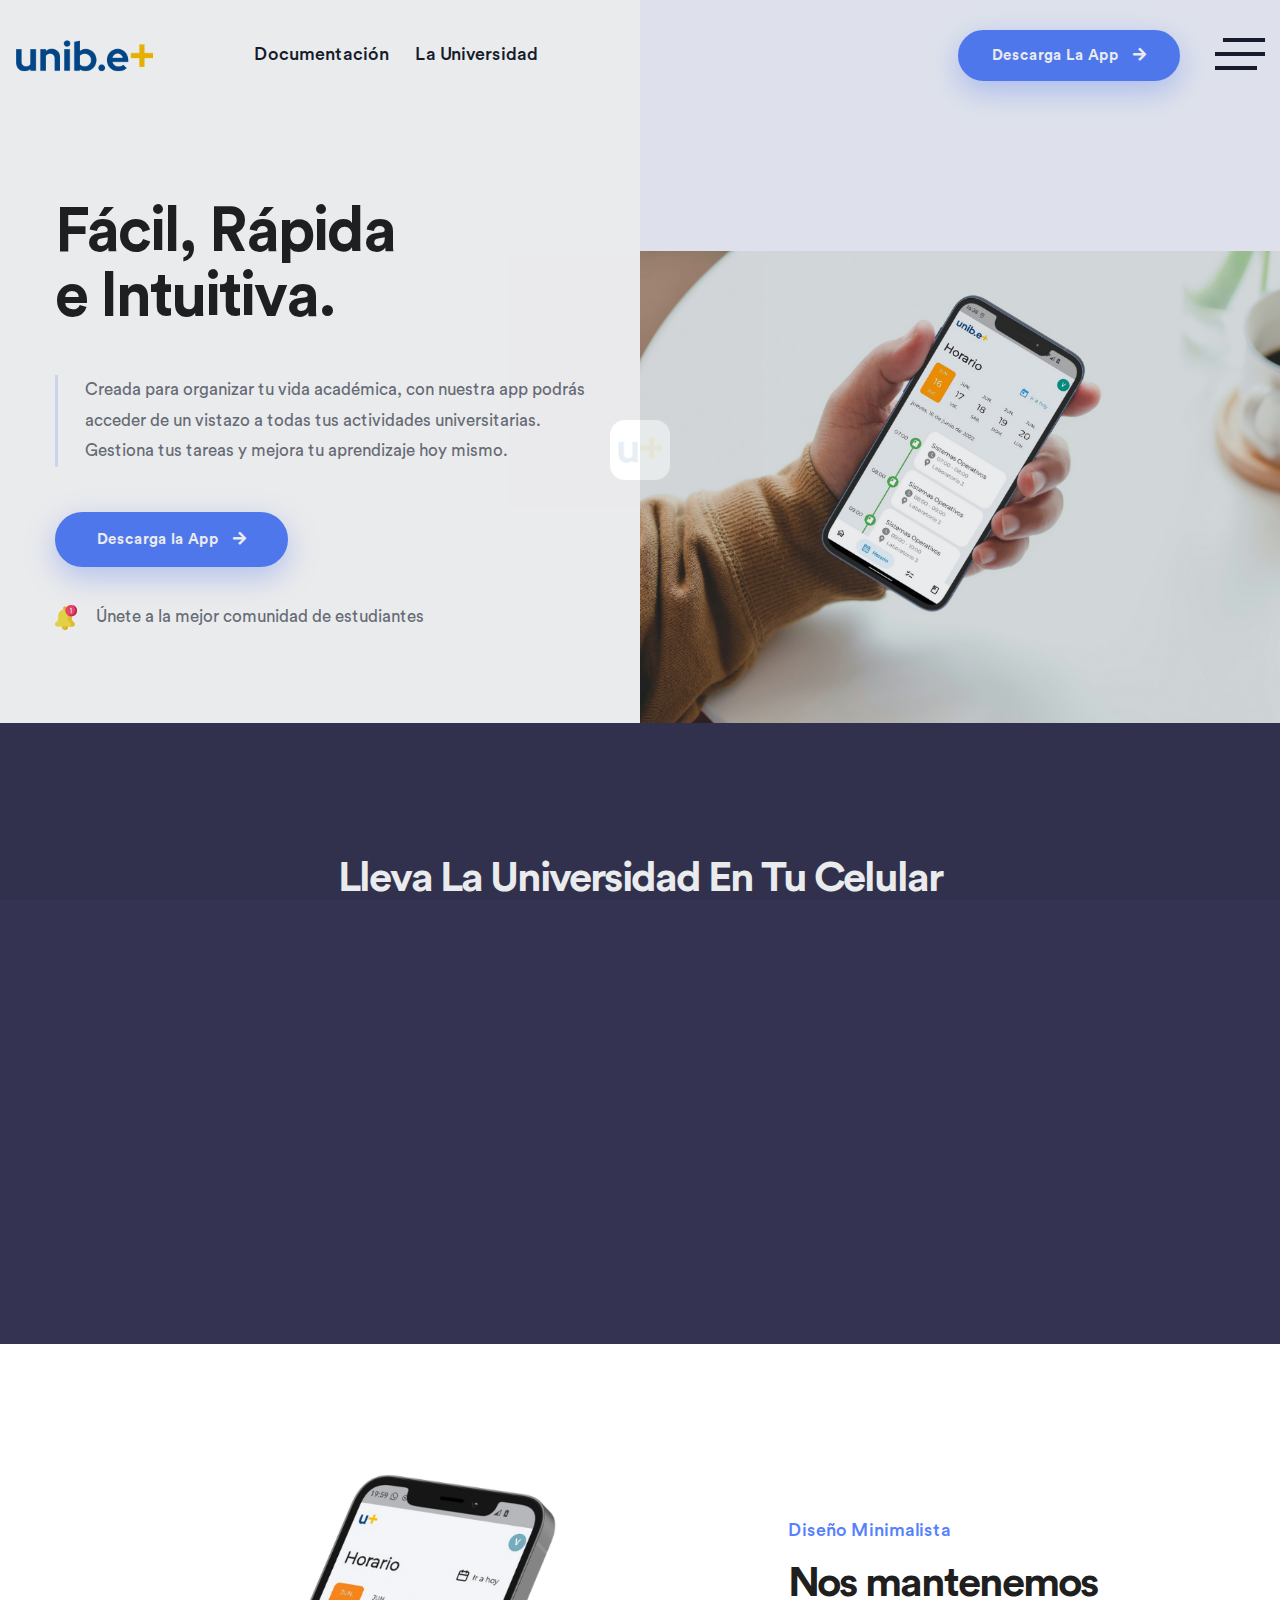
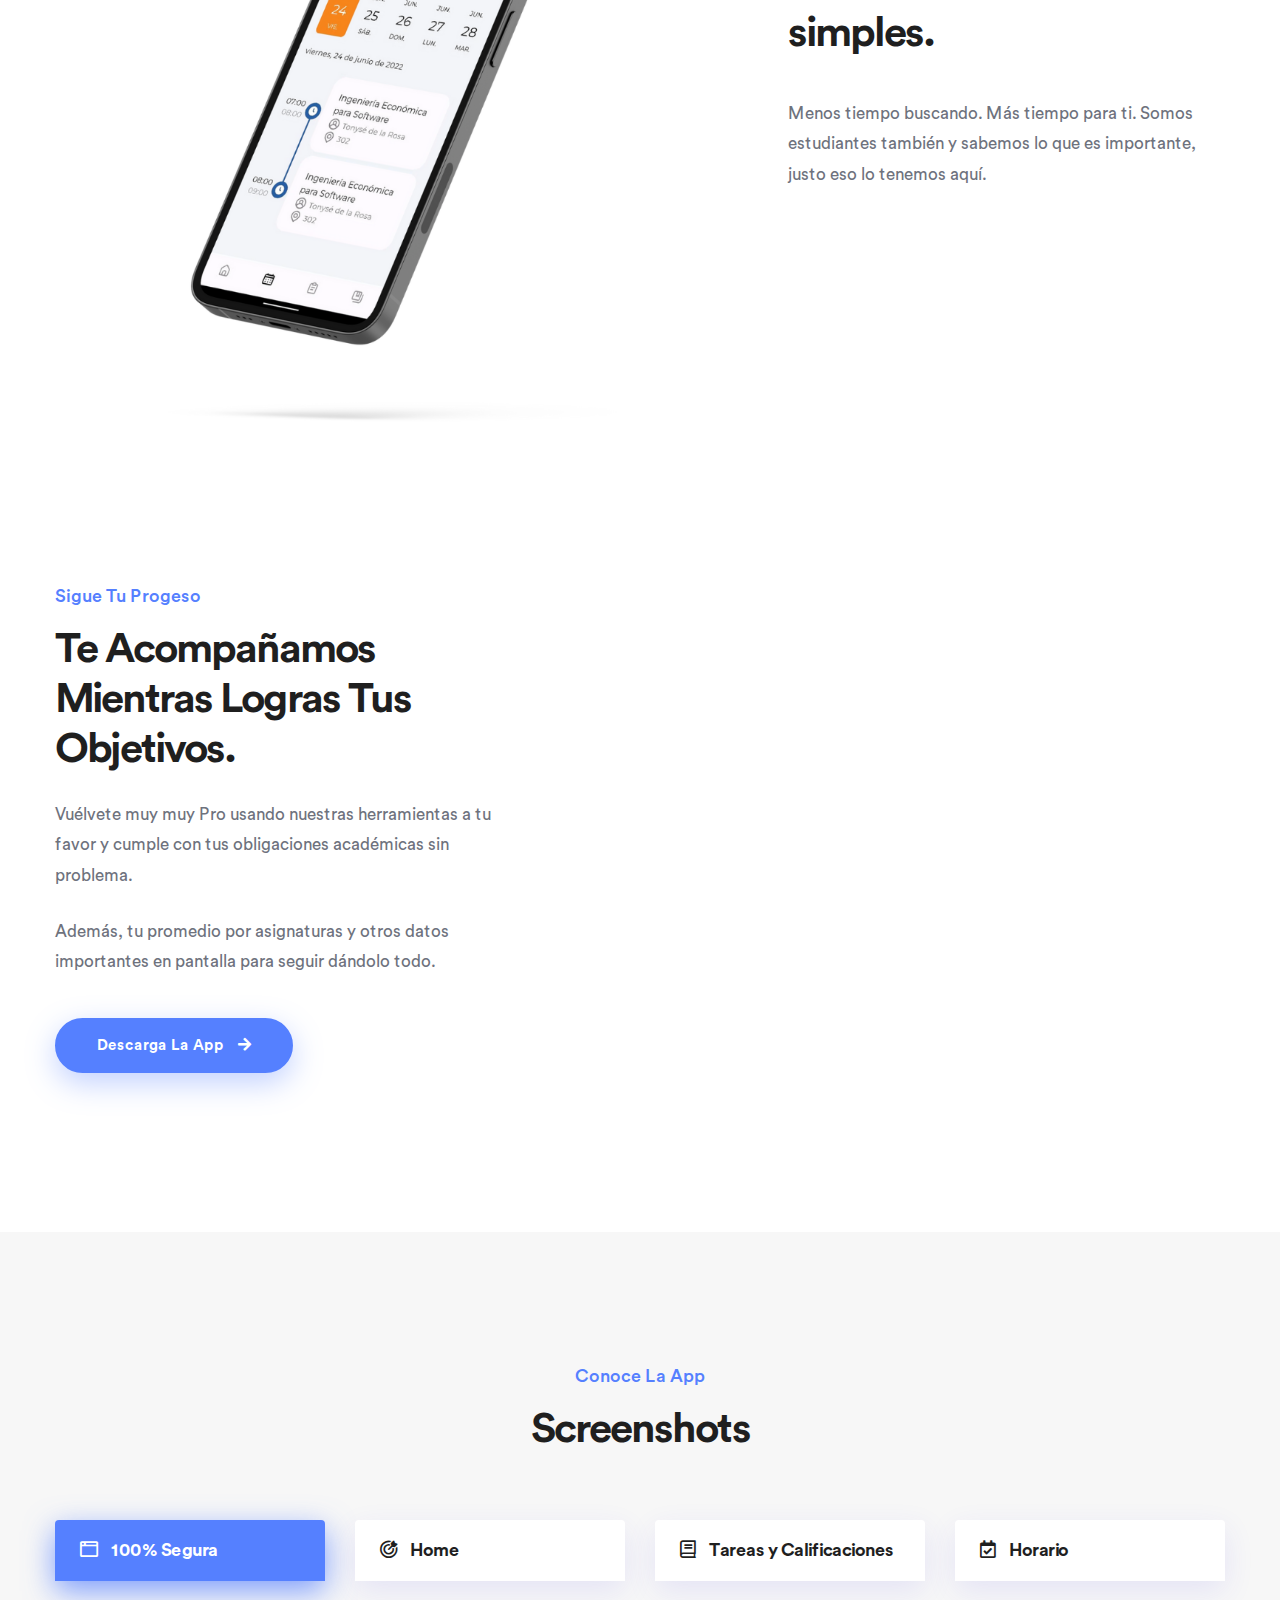
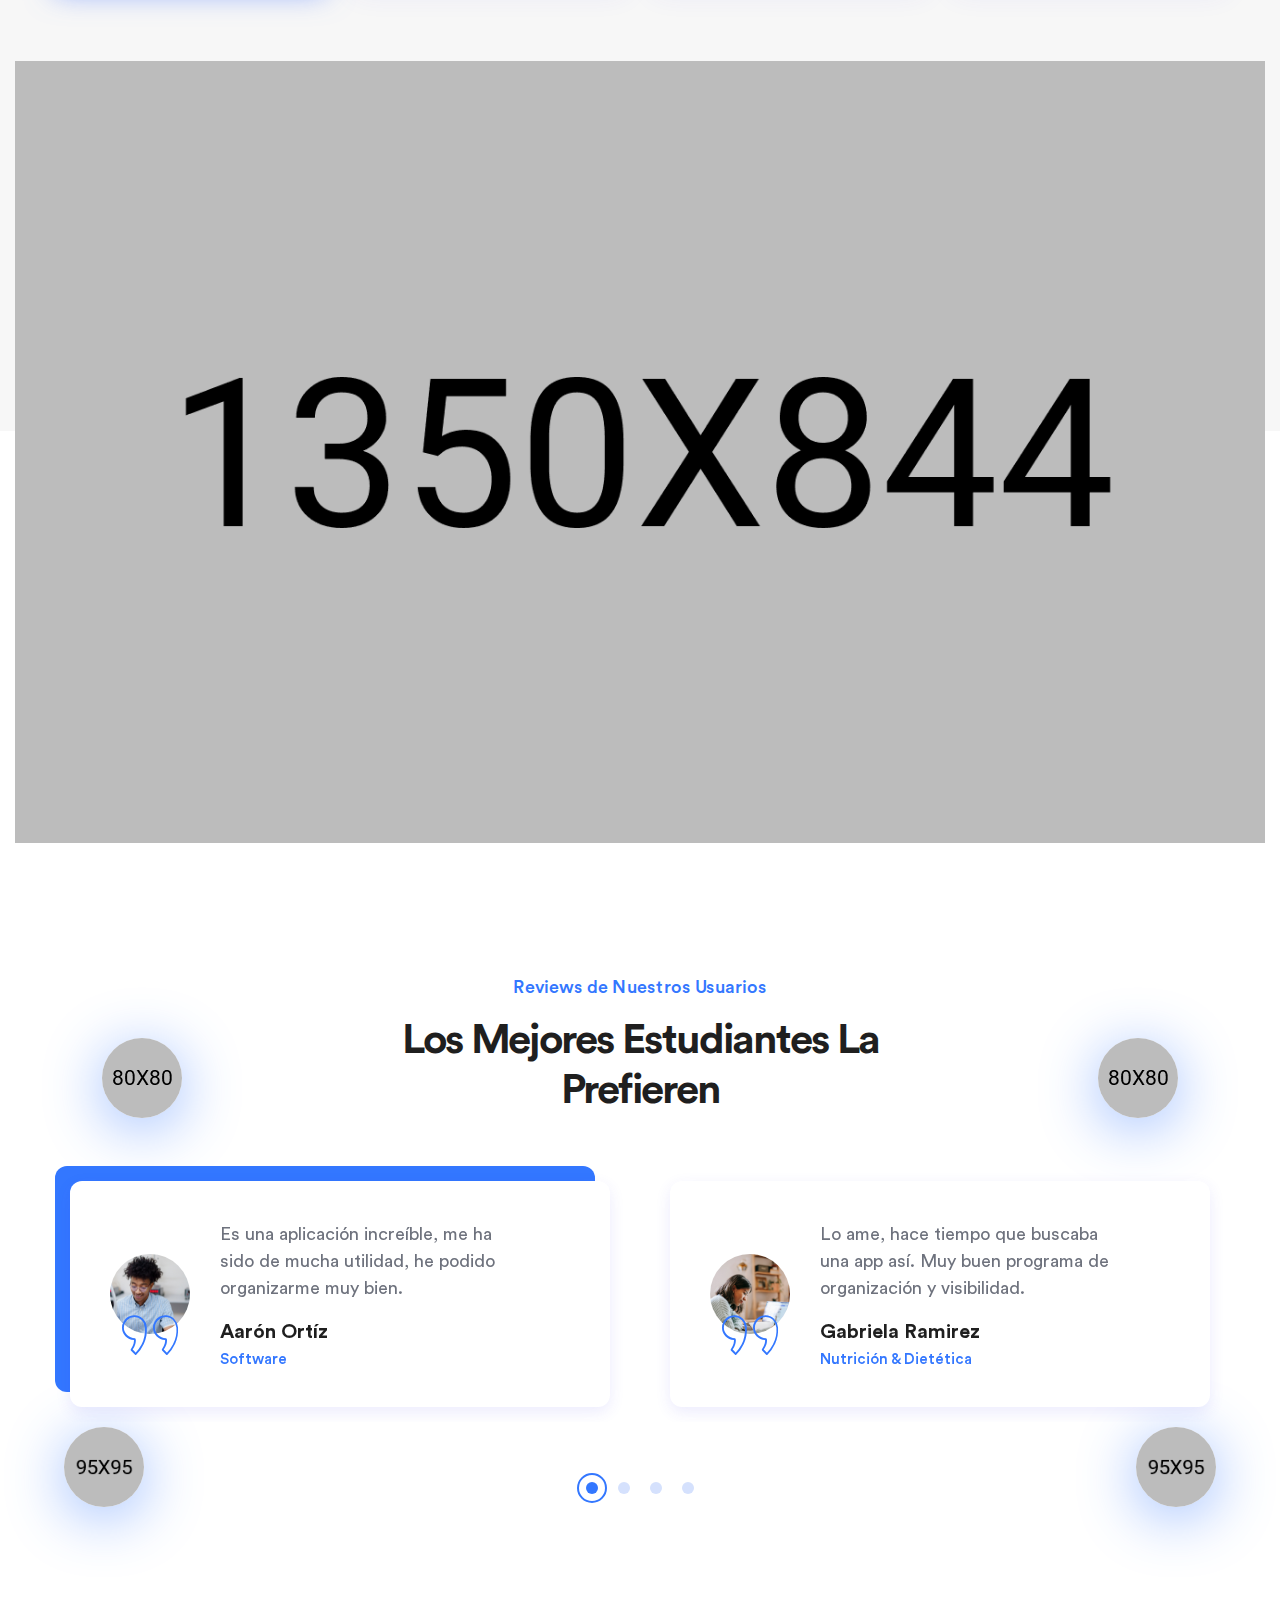
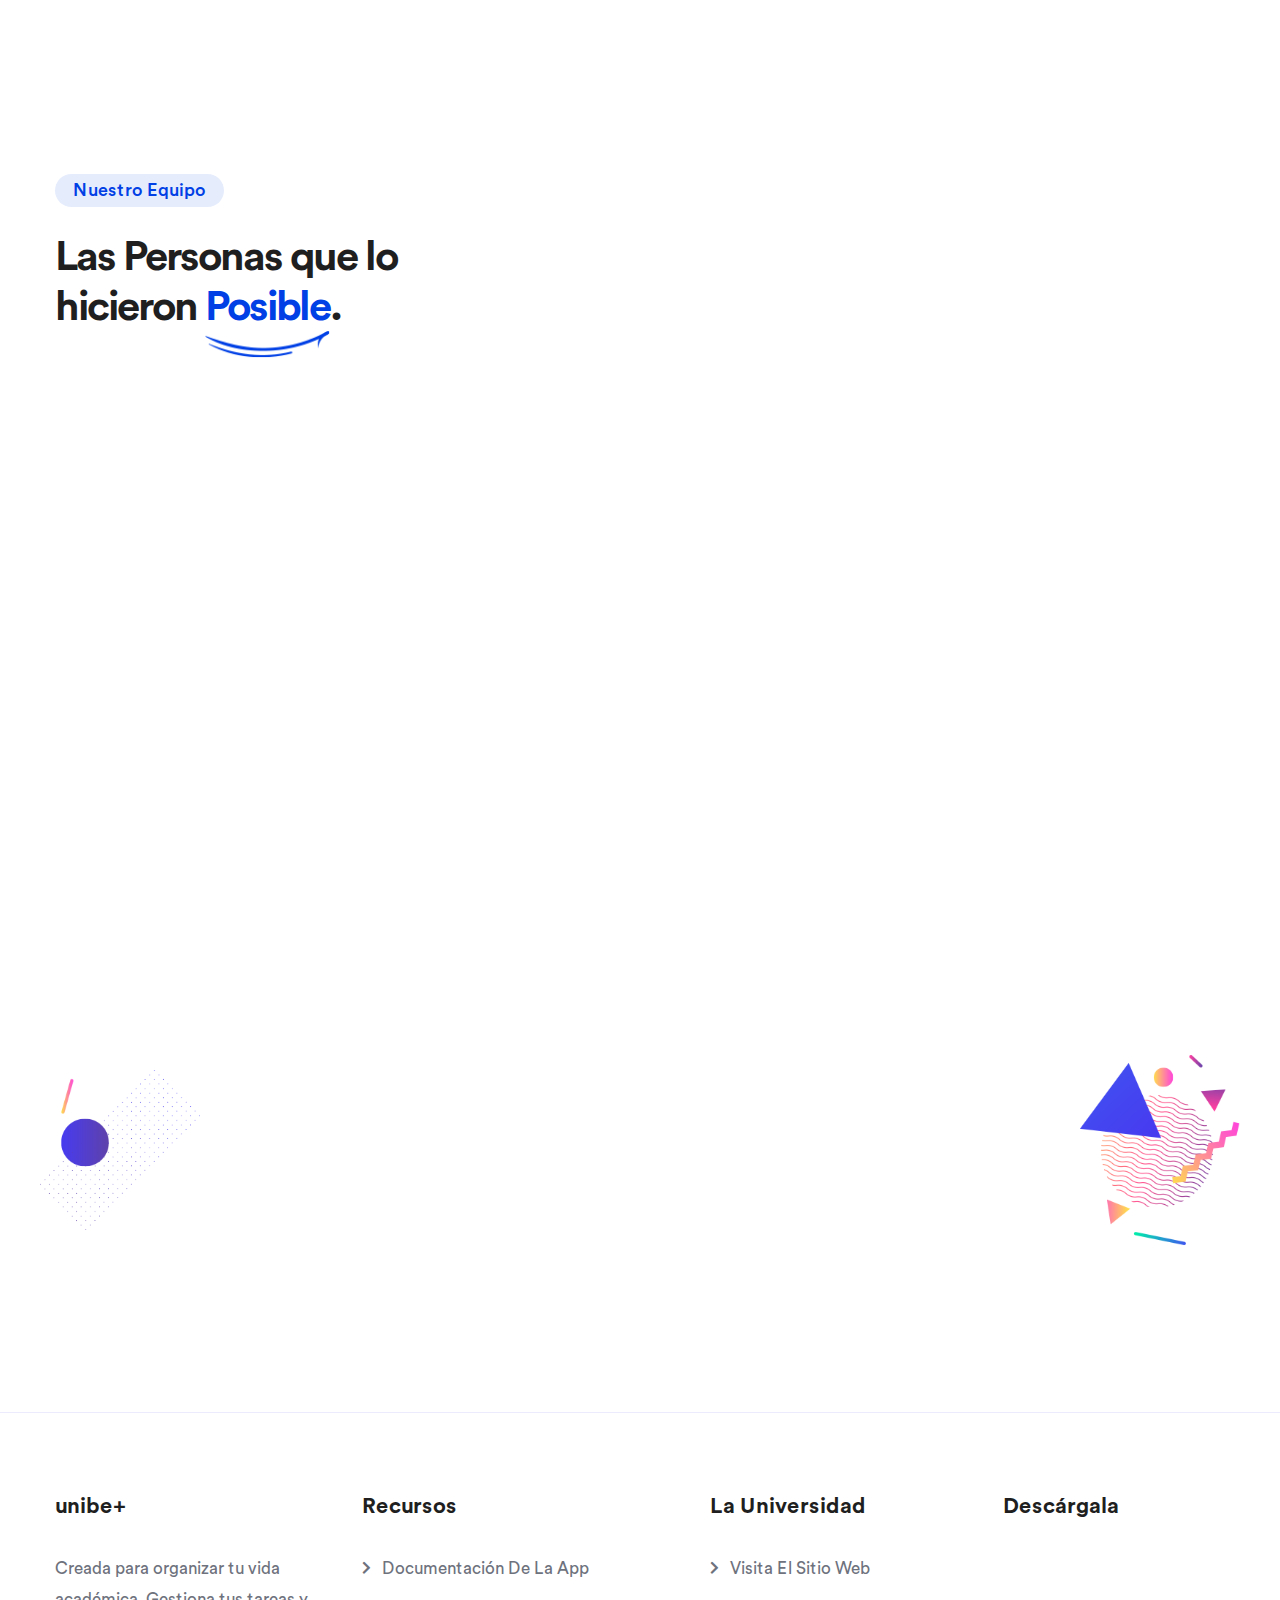
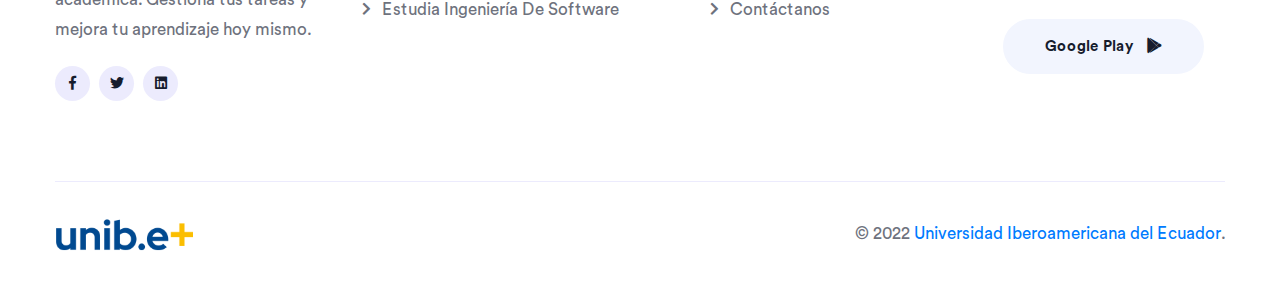
<file: index.html>
<!DOCTYPE html>
<html lang="es">

<head>
    <meta charset="UTF-8">
    <meta http-equiv="X-UA-Compatible" content="IE=edge">
    <meta name="viewport" content="width=device-width, initial-scale=1.0">
    <title>unibe+ | La App De La Comunidad Unibe</title>

    <!--====== Favicon Icon ======-->
    <link rel="shortcut icon" href="assets/img/faviconu+.png" type="img/png" />
    <!--====== Bootstrap css ======-->
    <link rel="stylesheet" href="assets/css/bootstrap.min.css" />
    <!--====== Slick Slider ======-->
    <link rel="stylesheet" href="assets/css/slick.min.css" />
    <!--====== Magnific ======-->
    <link rel="stylesheet" href="assets/css/magnific-popup.min.css" />
    <!--====== Nice Select ======-->
    <link rel="stylesheet" href="assets/css/nice-select.min.css" />
    <!--====== Animate CSS ======-->
    <link rel="stylesheet" href="assets/css/animate.min.css" />
    <!--====== Jquery UI CSS ======-->
    <link rel="stylesheet" href="assets/css/jquery-ui.min.css" />
    <!--====== Font Awesome ======-->
    <link rel="stylesheet" href="assets/fonts/fontawesome/css/all.min.css" />
    <!--====== Flaticon ======-->
    <link rel="stylesheet" href="assets/fonts/flaticon/flaticon.css" />
    <!--====== Spacing Css ======-->
    <link rel="stylesheet" href="assets/css/spacing.min.css" />
    <!--====== Main Css ======-->
    <link rel="stylesheet" href="assets/css/style.css" />
    <!--====== Responsive CSS ======-->
    <link rel="stylesheet" href="assets/css/responsive.css" />
</head>

<body class="software-landing-page">
    <!--======= Start Preloader =======-->
    <div id="preloader">
        <img class="preloader-image" width="60" src="assets/img/preloader-logo.png" alt="preloader" />
    </div>
    <!--======= End Preloader =======-->
   <!--====== Start Header ======-->
   <header class="template-header navbar-left absolute-header nav-primary-5 submenu-primary-5 sticky-header">
    <div class="container-fluid fluid-gap-70">
        <div class="header-inner">
            <div class="header-left">
                <div class="brand-logo">
                    <a href="index.html">
                        <img src="assets/img/logo-1.png" alt="logo">
                    </a>
                </div>
                <nav class="nav-menu d-none d-xl-block">
                    <ul>
                        <li>
                            <a href="docs.html">Documentación</a>
                             <!-- 
                             <ul class="sub-menu">
                                <li><a href="documentation.html">Blog Standard</a></li>
                                <li><a href="blog-details.html">Blog Details</a></li>
                            </ul>-->
                        </li>
                        <li>
                            <a href="https://www.unibe.edu.ec/" target="_blank">La Universidad </a>
                        </li>
                    </ul>
                </nav>
            </div>
            <div class="header-right">
                <ul class="header-extra">
                    <li class="d-none d-md-block">
                        <a href="#" class="template-btn primary-bg-5">
                            Descarga La App <i class="fas fa-arrow-right"></i>
                        </a>
                    </li>
                    <li class="d-none d-xl-block">
                        <a href="#" class="off-canvas-btn">
                            <span></span>
                            <span></span>
                            <span></span>
                        </a>
                    </li>
                    <li class="d-xl-none">
                        <a href="#" class="navbar-toggler">
                            <span></span>
                            <span></span>
                            <span></span>
                        </a>
                    </li>
                </ul>
            </div>
        </div>
    </div>

    <!-- Start Mobile Slide Menu -->
    <div class="mobile-slide-panel">
        <div class="panel-overlay"></div>
        <div class="panel-inner">
            <div class="mobile-logo">
                <a href="index.html">
                    <img src="assets/img/logo-1.png" alt="Landio">
                </a>
            </div>
            <nav class="mobile-menu">
                <ul>
                    <li>
                        <a href="docs.html">Documentación</a>
                        <!--<
                            ul class="sub-menu">
                            <li><a href="blog-standard.html">Blog Standard</a></li>
                            <li><a href="blog-details.html">Blog Details</a></li>
                        </ul>
                        -->
                    </li>
                    <li>
                        <a href="https://www.unibe.edu.ec/" target="_blank">La Universidad </a>
                    </li>
                </ul>
            </nav>
            <a href="#" class="panel-close">
                <i class="fal fa-times"></i>
            </a>
        </div>
    </div>
    <!-- End Mobile Slide Menu -->

    <!-- Off Canvas -->
    <div class="off-canvas-wrapper">
        <div class="canvas-overlay"></div>
        <div class="canvas-inner">
            <div class="canvas-logo">
                <img src="assets/img/logo-1.png" alt="Canvas Logo">
            </div>
            <div class="about-us">
                <h5 class="canvas-widget-title">Sobre Nosotros</h5>
                <p> 
                    Unibe+ es una app desarrollada por estudiantes de universidad llena de herramientas con una hermosa e intuitiva interfaz, rápida y fácil de usar, organiza tu vida académica con nuestras múltiples opciones y características.
                </p>
            </div>
            <div class="contact-us">
                <h5 class="canvas-widget-title">Contacto</h5>
                <ul>
                    <li>
                        <i class="far fa-map-marker-alt"></i>
                        Av. 9 de Octubre N25-12 y Colón (Esq.)
                    </li>
                    <li>
                        <i class="far fa-envelope-open"></i>
                        <a href="mailto:info@unibe.edu.ec">info@unibe.edu.ec</a>
                        <a href="https://www.unibe.edu.ec" target="_blank">unibe.edu.ec</a>
                    </li>
                    <li>
                        <i class="far fa-phone"></i>
                        <span><a href="tel:+01234567899">(02) 2903571</a></span>
                        <span><a href="tel:+8563214">- (02) 2230401</a></span>
                    </li>
                </ul>
            </div>
            <a href="#" class="canvas-close">
                <i class="fal fa-times"></i>
            </a>
        </div>
    </div>
</header>
<!--====== End Header ======-->


    <!--====== Start Hero Area ======-->
    <section class="hero-area-v7">
        <div class="container-fluid">
            <div class="hero-content">
                <h2 class="hero-title wow fadeInLeft" data-wow-delay="0.2s">Fácil, Rápida<br>e Intuitiva.</h2>
                <p class="wow fadeInUp" data-wow-delay="0.3s">
                    Creada para organizar tu vida académica, con nuestra app podrás acceder de un vistazo a todas tus actividades universitarias. Gestiona tus tareas y mejora tu aprendizaje hoy mismo.
                </p>
                <a href="#" class="template-btn primary-bg-5 wow fadeInUp" data-wow-delay="0.4s">
                    Descarga la App <i class="fas fa-arrow-right"></i>
                </a>

                <span class="notice wow fadeInUp" data-wow-delay="0.5s">
                    <img src="assets/img/hero/notice-icon.png" alt="Image"> Únete a la mejor comunidad de estudiantes
                </span>
            </div>
            <div class="hero-img d-none d-lg-block wow fadeInUp" data-wow-delay="0.2s">
                <img src="assets/img/home/1 - 925x682.png" alt="Image">
            </div>
        </div>
    </section>
    <!--====== End Hero Area ======-->

    <!--====== Section Service Start ======-->
    <section class="service-section p-t-130 p-b-130 bg-secondary-color-5">
        <div class="container">
            <div class="row justify-content-center">
                <div class="col-lg-10">
                    <div class="common-heading text-center heading-white m-b-30">
                        <h2 class="title">Lleva La Universidad En Tu Celular</h2>
                    </div>
                </div>
            </div>
            <div class="row no-gutters justify-content-lg-between justify-content-md-start justify-content-center icon-boxes-v3">
                <div class="col-lg-3 col-md-6 col-sm-10 wow fadeInUp" data-wow-delay="0.2s">
                    <div class="iconic-box box-version-white color-v1 m-t-50">
                        <div class="icon">
                            <i class="far fa-code"></i>
                        </div>
                        <h4 class="title"><a href="#">Organiza Tus Horarios</a></h4>
                        <p>
                            Mira tu horario de clases y las tareas pendientes. ¡No olvides nunca más ese trabajo!
                        </p>
                    </div>
                </div>
                <div class="col-lg-3 col-md-6 col-sm-10 wow fadeInUp" data-wow-delay="0.3s">
                    <div class="iconic-box box-version-white color-v2 m-t-50">
                        <div class="icon">
                            <i class="far fa-cloud-upload"></i>
                        </div>
                        <h4 class="title"><a href="#">Tu Avance En Cada Materia</a></h4>
                        <p>
                            Te permite consultar tus calificaciones y la sumatoria de las mismas en todo momento.
                        </p>
                    </div>
                </div>
                <div class="col-lg-3 col-md-6 col-sm-10 wow fadeInUp" data-wow-delay="0.4s">
                    <div class="iconic-box box-version-white color-v3 m-t-50">
                        <div class="icon">
                            <i class="far fa-gamepad"></i>
                        </div>
                        <h4 class="title"><a href="#">Entérate De Todo</a></h4>
                        <p>
                            Te mantenemos al día de toda la información oficial de la Universidad Iberoamericana del Ecuador
                        </p>
                       <!-- <a href="#" class="box-btn">Learn More <i class="far fa-arrow-right"></i></a>-->
                    </div>
                </div>
            </div>
        </div>
    </section>
    <!--====== Section Service End ======-->

    <!--====== Start Design & Layout Section ======-->
    <section class="sof-design-layout p-t-130 p-b-130">
        <div class="container">
            <div class="row align-items-center justify-content-center no-gutters">
                <div class="col-lg-7">
                    <div class="software-preview m-b-md-80 animate-float-bob-y">
                        <img src="assets/img/home/2 -  723x542.png" alt="Image">
                    </div>
                </div>
                <div class="col-lg-5 col-md-10">
                    <div class="software-text-block p-l-50 p-l-lg-30 p-l-md-0">
                        <div class="common-heading m-b-40">
                            <span class="tagline color-primary-5">Diseño Minimalista</span>
                            <h2 class="title">Nos mantenemos simples.</h2>
                        </div>
                        <p>
                            Menos tiempo buscando. Más tiempo para ti. Somos estudiantes también y sabemos lo que es importante, justo eso lo tenemos aquí. 
                        </p>
                        <div class="icon-bordered-box icon-left m-t-30 wow fadeInLeft" data-wow-delay="0.3s">
                            <div class="icon">
                                <i class="far fa-gem"></i>
                            </div>
                            <div class="box-content">
                                <h4 class="title">Pro Tip</h4>
                                <p>
                                    Tus tareas cambiarán de verde a rojo dependiendo su urgencia                                </p>
                            </div>
                        </div>
                    </div>
                </div>
            </div>
            <div class="row align-items-center justify-content-center p-t-130">
                <div class="col-lg-7 col-md-10 order-lg-last order-first wow fadeInUp" data-wow-delay="0.3s">
                    <div class="preview-galley-v8 text-right m-b-md-80">
                        <img src="assets/img/home/3 - 435x548.png" class="preview-one" alt="Image">
                        <img src="assets/img/home/Aprobada.png" class="preview-two animate-float-bob-x" alt="Image">
                        <img src="assets/img/home/4.png" class="preview-three animate-float-bob-y" alt="Image">
                    </div>
                </div>

                <div class="col-lg-5 col-md-10 order-lg-first">
                    <div class="software-text-block">
                        <div class="common-heading m-b-25">
                            <span class="tagline color-primary-5">Sigue Tu Progeso</span>
                            <h2 class="title">Te Acompañamos Mientras Logras Tus Objetivos.</h2>
                        </div>

                        <p class="m-b-25">
                            Vuélvete muy muy Pro usando nuestras herramientas a tu favor y cumple con tus obligaciones académicas sin problema.
                        </p>
                        <p>
                            Además, tu promedio por asignaturas y otros datos importantes en pantalla para seguir dándolo todo.
                        </p>
                        <a href="#" class="template-btn primary-bg-5 m-t-40">
                            Descarga La App <i class="fas fa-arrow-right"></i>
                        </a>
                    </div>
                </div>
            </div>
        </div>
    </section>
    <!--====== End Design & Layout Section ======-->

    <!--====== Start Screenshots Section ======-->
    <section class="service-tab-section p-t-130">
        <div class="container">
            <div class="row justify-content-center">
                <div class="col-lg-6">
                    <div class="common-heading text-center m-b-65">
                        <span class="tagline color-primary-5">Conoce La App</span>
                        <h2 class="title">Screenshots</h2>
                    </div>
                </div>
            </div>
        </div>
        <div class="service-tab">
            <div class="container">
                <div class="service-tab-nav">
                    <ul class="nav nav-tabs service-tab-nav" id="myTab" role="tablist">
                        <li class="nav-item" role="presentation">
                            <a class="nav-link active" data-toggle="tab" href="#tabItem1" role="tab">
                                <i class="far fa-browser"></i> 100% Segura
                            </a>
                        </li>
                        <li class="nav-item" role="presentation">
                            <a class="nav-link" data-toggle="tab" href="#tabItem2" role="tab">
                                <i class="far fa-bullseye-arrow"></i> Home
                            </a>
                        </li>
                        <li class="nav-item" role="presentation">
                            <a class="nav-link" data-toggle="tab" href="#tabItem5" role="tab">
                                <i class="far fa-book"></i> Tareas y Calificaciones
                            </a>
                        </li>
                        <li class="nav-item" role="presentation">
                            <a class="nav-link" data-toggle="tab" href="#tabItem7" role="tab">
                                <i class="far fa-calendar-check"></i> Horario
                            </a>
                        </li>
                    </ul>
                </div>
            </div>
            <div class="service-tab-content container-fluid">
                <div class="tab-content" id="myTabContent">
                    <div class="tab-pane fade show active" id="tabItem1" role="tabpanel">
                        <div class="service-tab-ime text-center">
                            <img src="assets/img/service-tab-img.jpg" alt="Image">
                        </div>
                    </div>
                    <div class="tab-pane fade" id="tabItem2" role="tabpanel">
                        <div class="service-tab-ime text-center">
                            <img src="assets/img/service-tab-img.jpg" alt="Image">
                        </div>
                    </div>
                    <div class="tab-pane fade" id="tabItem3" role="tabpanel">
                        <div class="service-tab-ime text-center">
                            <img src="assets/img/service-tab-img.jpg" alt="Image">
                        </div>
                    </div>
                    <div class="tab-pane fade" id="tabItem4" role="tabpanel">
                        <div class="service-tab-ime text-center">
                            <img src="assets/img/service-tab-img.jpg" alt="Image">
                        </div>
                    </div>
                    <div class="tab-pane fade" id="tabItem5" role="tabpanel">
                        <div class="service-tab-ime text-center">
                            <img src="assets/img/service-tab-img.jpg" alt="Image">
                        </div>
                    </div>
                    <div class="tab-pane fade" id="tabItem6" role="tabpanel">
                        <div class="service-tab-ime text-center">
                            <img src="assets/img/service-tab-img.jpg" alt="Image">
                        </div>
                    </div>
                    <div class="tab-pane fade" id="tabItem7" role="tabpanel">
                        <div class="service-tab-ime text-center">
                            <img src="assets/img/service-tab-img.jpg" alt="Image">
                        </div>
                    </div>
                    <div class="tab-pane fade" id="tabItem8" role="tabpanel">
                        <div class="service-tab-ime text-center">
                            <img src="assets/img/service-tab-img.jpg" alt="Image">
                        </div>
                    </div>
                </div>
            </div>
        </div>
    </section>
    <!--====== End Screenshots Section ======-->
   <!--====== Testimonial Section Start ======-->
   <section class="testimonial-project-section section-author-particle p-t-130 p-b-130">
    <div class="container">
        <div class="row align-items-center justify-content-center">
            <div class="col-lg-6 col-md-9">
                <div class="common-heading text-center m-b-50">
                    <span class="tagline color-primary-4">Reviews de Nuestros Usuarios</span>
                    <h2 class="title">Los Mejores Estudiantes La Prefieren</h2>
                </div>
            </div>
        </div>
        <div class="row testimonial-slider-v2" id="testimonialActiveFour">
            <div class="col-lg-6">
                <div class="testimonial-item">
                    <div class="author-quote">
                        <img src="assets/img/testimonial/aaron.png" alt="testimonial-author">
                        <i class="flaticon-right-quote"></i>
                    </div>
                    <div class="testimonial-content">
                        <p>Es una aplicación increíble, me ha sido de mucha utilidad, he podido organizarme muy bien.</p>

                        <h5 class="author-name">
                            Aarón Ortíz
                            <span class="author-position">Software</span>
                        </h5>
                    </div>
                </div>
            </div>
            <div class="col-lg-6">
                <div class="testimonial-item">
                    <div class="author-quote">
                        <img src="assets/img/testimonial/Gaby.png" alt="testimonial-author">
                        <i class="flaticon-right-quote"></i>
                    </div>
                    <div class="testimonial-content">
                        <p>Lo ame, hace tiempo que buscaba una app así. Muy buen programa de organización y visibilidad.</p>

                        <h5 class="author-name">
                            Gabriela Ramirez
                            <span class="author-position">Nutrición & Dietética</span>
                        </h5>
                    </div>
                </div>
            </div>
            <div class="col-lg-6">
                <div class="testimonial-item">
                    <div class="author-quote">
                        <img src="assets/img/testimonial/Juliana.png" alt="testimonial-author">
                        <i class="flaticon-right-quote"></i>
                    </div>
                    <div class="testimonial-content">
                        <p>Me gusta mucho la aplicación, es fácil de utilizar y muy útil en cuanto a recordarte las tareas o proyectos</p>

                        <h5 class="author-name">
                            Juliana Loor
                            <span class="author-position">Derecho</span>
                        </h5>
                    </div>
                </div>
            </div>
            <div class="col-lg-6">
                <div class="testimonial-item">
                    <div class="author-quote">
                        <img src="assets/img/testimonial/tomi.jpg" alt="testimonial-author">
                        <i class="flaticon-right-quote"></i>
                    </div>
                    <div class="testimonial-content">
                        <p>La app es bastante completa, su interfaz es bonita y fácil de manejar con la información necesaria.</p>
                        <h5 class="author-name">
                            Tomás Tituaña
                            <span class="author-position">Producción & Multimedia</span>
                        </h5>
                    </div>
                </div>
            </div>
        </div>
    </div>

    <div class="author-particle-image d-none d-lg-block">
        <img src="assets/img/testimonial/author-particle-1.jpg" alt="Image" class="image-1 animate-zoom-fade">
        <img src="assets/img/testimonial/author-particle-2.jpg" alt="Image" class="image-2 animate-float-bob-x">
        <img src="assets/img/testimonial/author-particle-3.jpg" alt="Image" class="image-3 animate-zoom-fade">
        <img src="assets/img/testimonial/author-particle-4.jpg" alt="Image" class="image-4 animate-float-bob-x">
    </div>
</section>
<!--====== Testimonial Section  ======-->



<!--====== Start Team Section ======-->
<section class="team-section team-masonry-section p-t-150 p-b-130">
    <div class="container">
        <div class="row">
            <div class="col-xl-5 col-lg-6 col-md-6">
                <div class="common-heading tagline-boxed-two title-line">
                    <span class="tagline">Nuestro Equipo</span>
                    <h2 class="title">Las Personas que lo hicieron <span>Posible <img src="assets/img/particle/title-line.png" alt="Line"></span>.</h2>
                </div>
            </div>
            <div class="col-lg-9 ml-auto">
                <div class="team-members team-masonry wow fadeInUp" data-wow-delay="0.3s">
                    <div class="masonry-item">
                        <div class="member-box">
                            <div class="member-photo">
                                <img src="assets/img/team/Victor370.png" alt="Member Photo">
                            </div>
                            <div class="member-info">
                                <h5 class="name"><a href="#">Victor Bayas</a></h5>
                                <p class="title">Estudiante</p>
                                <ul class="social-links">
                                    <li class="facebook"><a href="#"><i class="fab fa-facebook-f"></i></a></li>
                                    <li class="twitter"><a href="#"><i class="fab fa-linkedin"></i></a></li>
                                    <li class="youtube"><a href="#"><i class="fab fa-youtube"></i></a></li>
                                </ul>
                            </div>
                        </div>
                    </div>
                    <div class="masonry-item">
                        <div class="member-box">
                            <div class="member-photo">
                                <img src="assets/img/team/Luis470.png" alt="Member Photo">
                            </div>
                            <div class="member-info">
                                <h5 class="name"><a href="#">Luis Fernando</a></h5>
                                <p class="title">Estudiante</p>
                                <ul class="social-links">
                                    <li class="facebook"><a href="#"><i class="fab fa-linkedin"></i></a></li>
                                    <li class="twitter"><a href="#"><i class="fab fa-behance"></i></a></li>
                                </ul>
                            </div>
                        </div>
                    </div>
                    <div class="masonry-item">
                        <div class="member-box">
                            <div class="member-photo">
                                <img src="assets/img/team/member-4.jpg" alt="Member Photo">
                            </div>
                            <div class="member-info">
                                <h5 class="name"><a href="#">Jorge Soler</a></h5>
                                <p class="title">Docente</p>

                            </div>
                        </div>

                    </div>
                    <div class="masonry-item">
                        <div class="member-box">
                            <div class="member-photo">
                                <img src="assets/img/team/member-2.jpg" alt="Member Photo">
                            </div>
                            <div class="member-info">
                                <h5 class="name"><a href="#">David Sosa</a></h5>
                                <p class="title">Docente &amp; Director de Carrera</p>
                              
                            </div>
                        </div>
                    
                </div>
            </div>
        </div>
    </div>
</section>
<!--====== End Team Section ======-->


 <!--====== Start CTA Section ======-->
 <section class="cta-section cta-with-particle border-bottom-primary p-t-130 p-b-130">
    <div class="container">
        <div class="row justify-content-center">
            <div class="col-lg-6">
                <div class="cta-content wow fadeInUp">
                    <div class="common-heading tagline-boxed m-b-50 text-center">
                        <span class="tagline">Universidad Iberoamericana del Ecuador</span>
                        <h2 class="title">Estudia La Carrera De Ingeniería De Software
                        </h2>
                    </div>

                    <ul class="cta-btns justify-content-center">
                        <li>
                            <a href="https://www.unibe.edu.ec/ingenieria-de-software/" target="_blank"  class="template-btn primary-bg-5 wow fadeInUp" data-wow-delay="0.4s">
                                Más información
                            </a>
                        </li>
                        <li>
                            <a href="https://www.unibe.edu.ec/requisitos/" target="_blank" class="template-btn bordered-btn">
                                Requisitos 
                            </a>
                        </li>
                    </ul>
                </div>
            </div>
        </div>
        <div class="cta-particle d-none d-md-block">
            <img class="particle-left" src="assets/img/particle/cta-left-particle-1.png" alt="cta particle 1">
            <img class="particle-right" src="assets/img/particle/cta-right-particle-1.png" alt="cta particle 2">
        </div>
    </div>
</section>
<!--====== End CTA Section ======-->

    <!--====== Start Scroll To Top ======-->
    <a href="#" class="back-to-top" id="scroll-top">
        <i class="far fa-angle-up"></i>
    </a>
    <!--====== End Scroll To Top ======-->

   <!--====== Start Footer ======-->
   <footer class="template-footer">
    <div class="container">
        <div class="footer-widgets p-t-80 p-b-30">
            <div class="row">
                <!-- Single Footer Widget -->
                <div class="col-lg-3 col-md-6 col-sm-6">
                    <div class="widget text-block-widget">
                        <h5 class="widget-title">unibe+</h5>
                        <p>Creada para organizar tu vida académica. Gestiona tus tareas y mejora tu aprendizaje hoy mismo.</p>

                        <ul class="social-links m-t-20">
                            <li><a href="https://www.facebook.com/unibe.edu.ec/" target="_blank"><i class="fab fa-facebook-f"></i></a></li>
                            <li><a href="https://twitter.com/unibe_ec" target="_blank"><i class="fab fa-twitter"></i></a></li>
                            <li><a href="https://www.linkedin.com/school/unibe-ecuador/" target="_blank"><i class="fab fa-linkedin"></i></a></li>
                        </ul>
                    </div>
                </div>
                <!-- Single Footer Widget -->
                <div class="col-lg-3 col-md-6 col-sm-6">
                    <div class="d-lg-flex justify-content-center">
                        <div class="widget nav-widget">
                            <h5 class="widget-title">Recursos</h5>
                            <ul>
                                <li><a href="docs.html">Documentación De La App</a></li>
                                <li><a href="https://www.unibe.edu.ec/ingenieria-de-software/" target="_blank">Estudia Ingeniería De Software</a></li>
                            </ul>
                        </div>
                    </div>
                </div>
                <!-- Single Footer Widget -->
                <div class="col-lg-3 col-md-6 col-sm-6">
                    <div class="d-lg-flex justify-content-center">
                        <div class="widget nav-widget">
                            <h5 class="widget-title">La Universidad</h5>
                            <ul>
                                <li><a href="https://www.unibe.edu.ec/" target="_blank">Visita El Sitio Web</a></li>
                                <li><a href="https://www.unibe.edu.ec/contactos/" target="_blank">Contáctanos</a></li>
                            </ul>
                        </div>
                    </div>
                </div>
                <!-- Single Footer Widget -->
                <div class="col-lg-3 col-md-6 col-sm-6">
                    <div class="widget pl-xl-5">
                        <h5 class="widget-title">Descárgala</h5>
                        <ul>
                            <li class="m-b-10">
                                    <a href="#"  class="template-btn primary-bg-5 wow fadeInUp" data-wow-delay="0.4s">
                                    Apple Store <i class="fab fa-apple"></i>
                                </a>
                            </li>
                            <li>
                                <a href="#" class="template-btn bg-soft-grey-color">
                                    Google Play <i class="fab fa-google-play"></i>
                                </a>
                            </li>
                        </ul>
                    </div>
                </div>
            </div>
        </div>
    </div>

    <div class="container">
        <div class="footer-copyright border-top-primary">
            <div class="row align-items-center justify-content-between">
                <div class="col-sm-auto col-12">
                    <div class="copyright-logo text-center text-sm-left">
                        <img src="assets/img/logo-1.png" alt="unibe+">
                    </div>
                </div>
                <div class="col-sm-auto col-12">
                    <p class="copyright-text text-center text-sm-right pt-4 pt-sm-0">
                        © 2022 <a href="https://www.unibe.edu.ec/" target="_blank">Universidad Iberoamericana del Ecuador</a>.
                    </p>
                </div>
            </div>
        </div>
    </div>
</footer>
<!--====== End Footer ======-->

    <!--====== Jquery ======-->
    <script src="assets/js/jquery-3.6.0.min.js"></script>
    <!--====== Bootstrap ======-->
    <script src="assets/js/bootstrap.min.js"></script>
    <!--====== Slick slider ======-->
    <script src="assets/js/slick.min.js"></script>
    <!--====== Magnific ======-->
    <script src="assets/js/jquery.magnific-popup.min.js"></script>
    <!--====== Isotope Js ======-->
    <script src="assets/js/isotope.pkgd.min.js"></script>
    <!--====== Jquery UI Js ======-->
    <script src="assets/js/jquery-ui.min.js"></script>
    <!--====== Inview ======-->
    <script src="assets/js/jquery.inview.min.js"></script>
    <!--====== Nice Select ======-->
    <script src="assets/js/jquery.nice-select.min.js"></script>
    <!--====== Wow ======-->
    <script src="assets/js/wow.min.js"></script>
    <!--====== Main JS ======-->
    <script src="assets/js/main.js"></script>
</body>

</html>
</file>
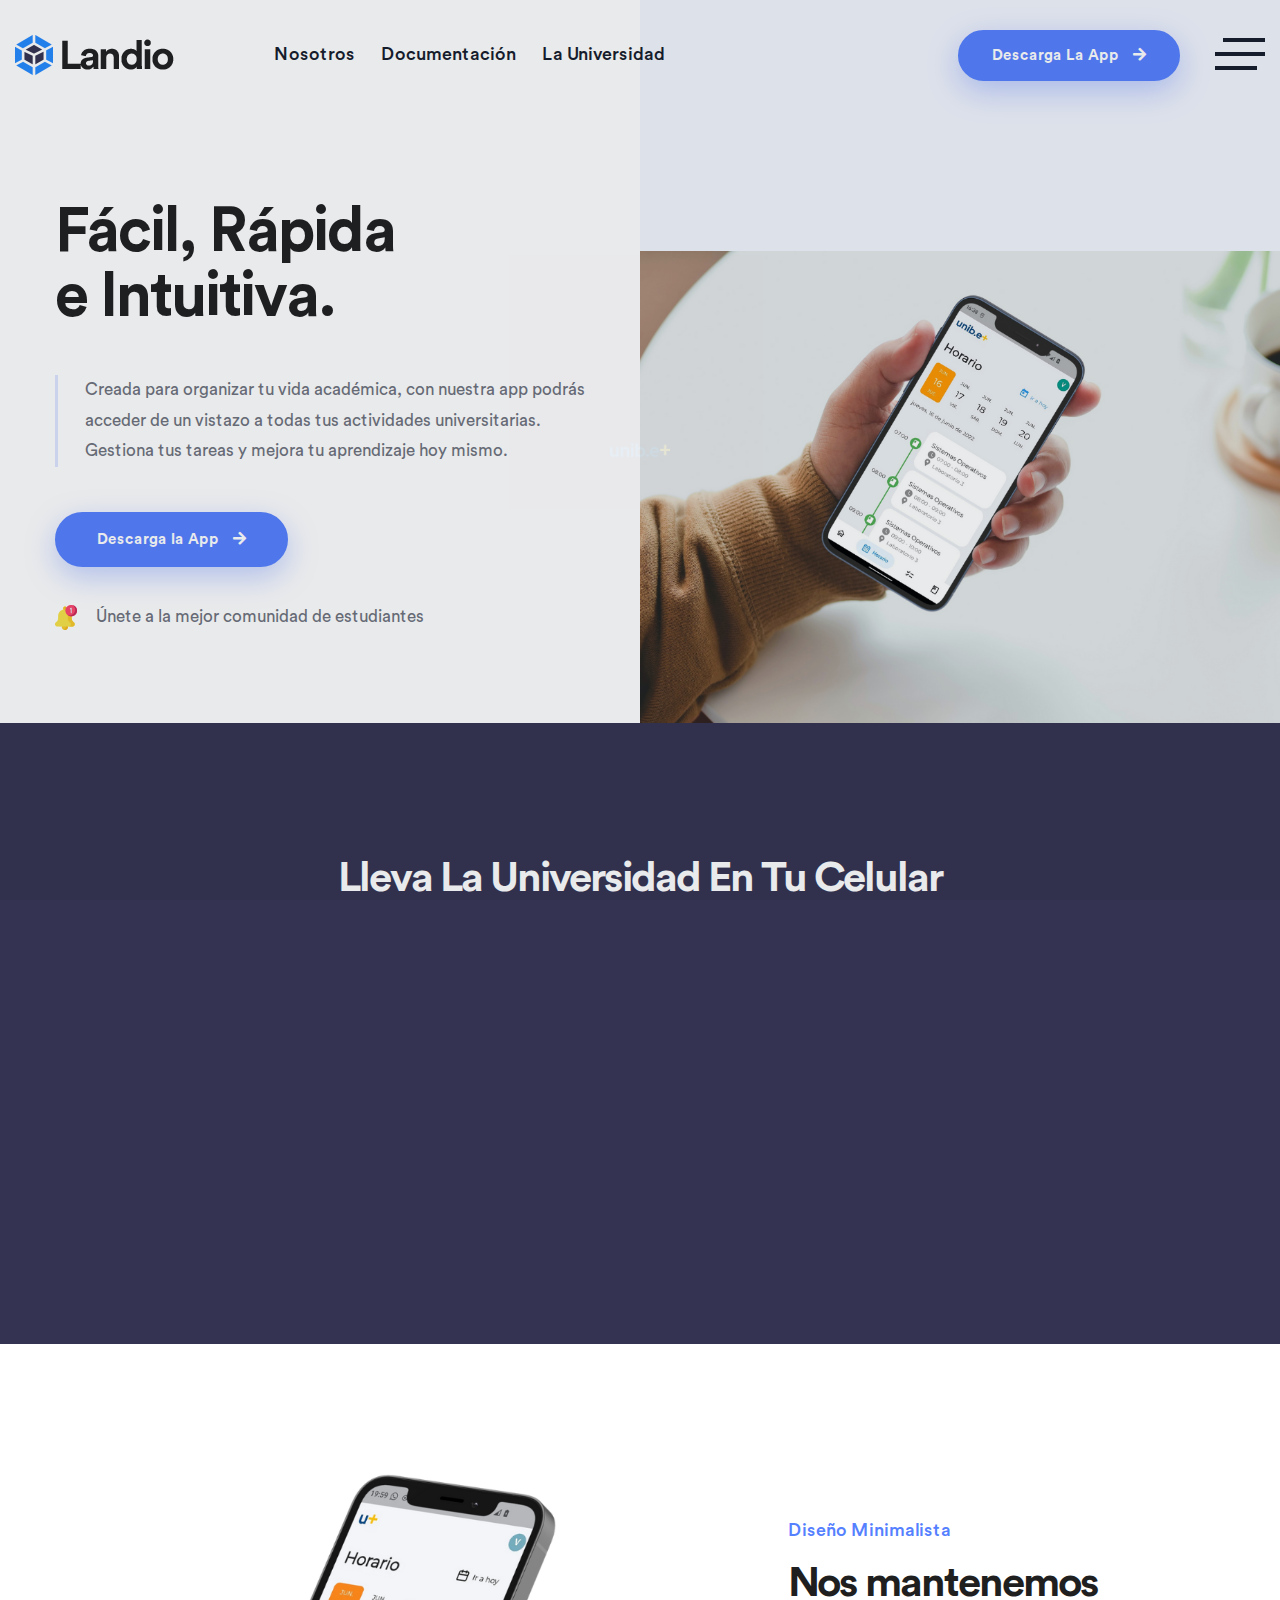
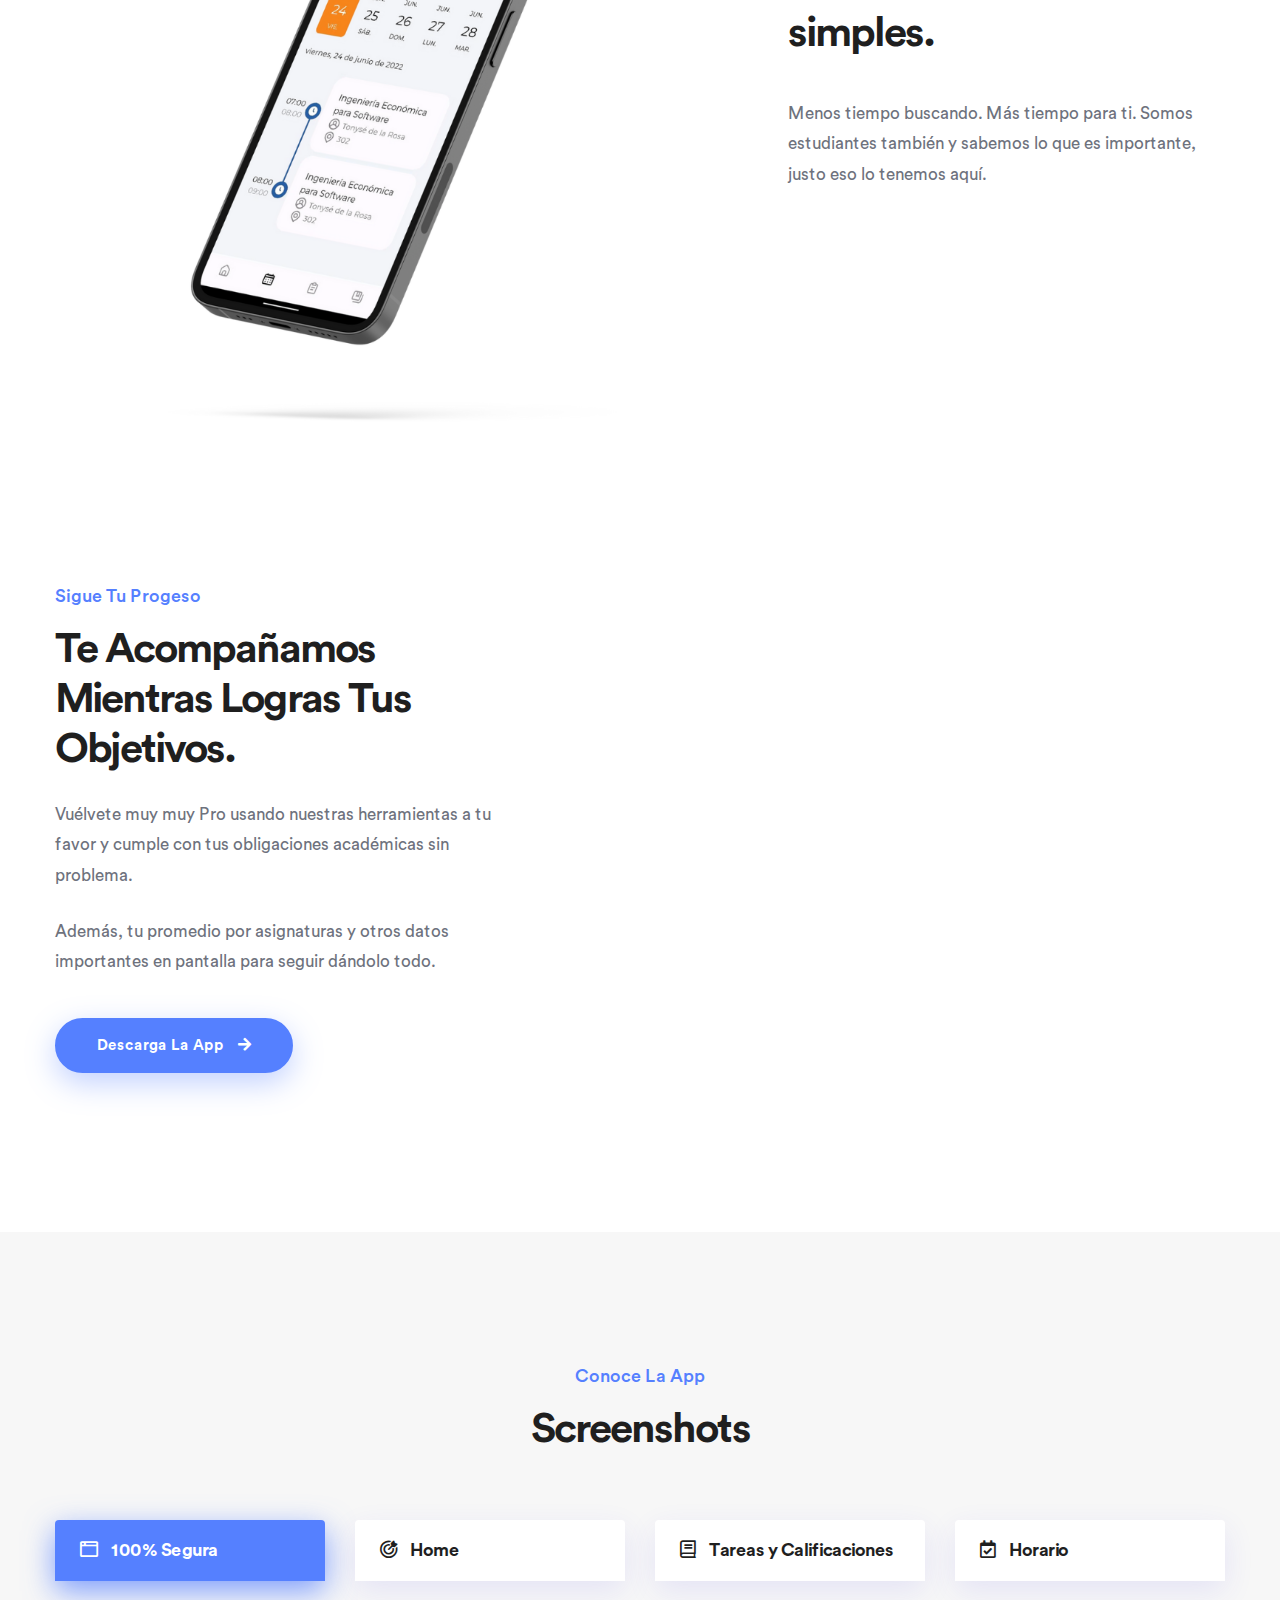
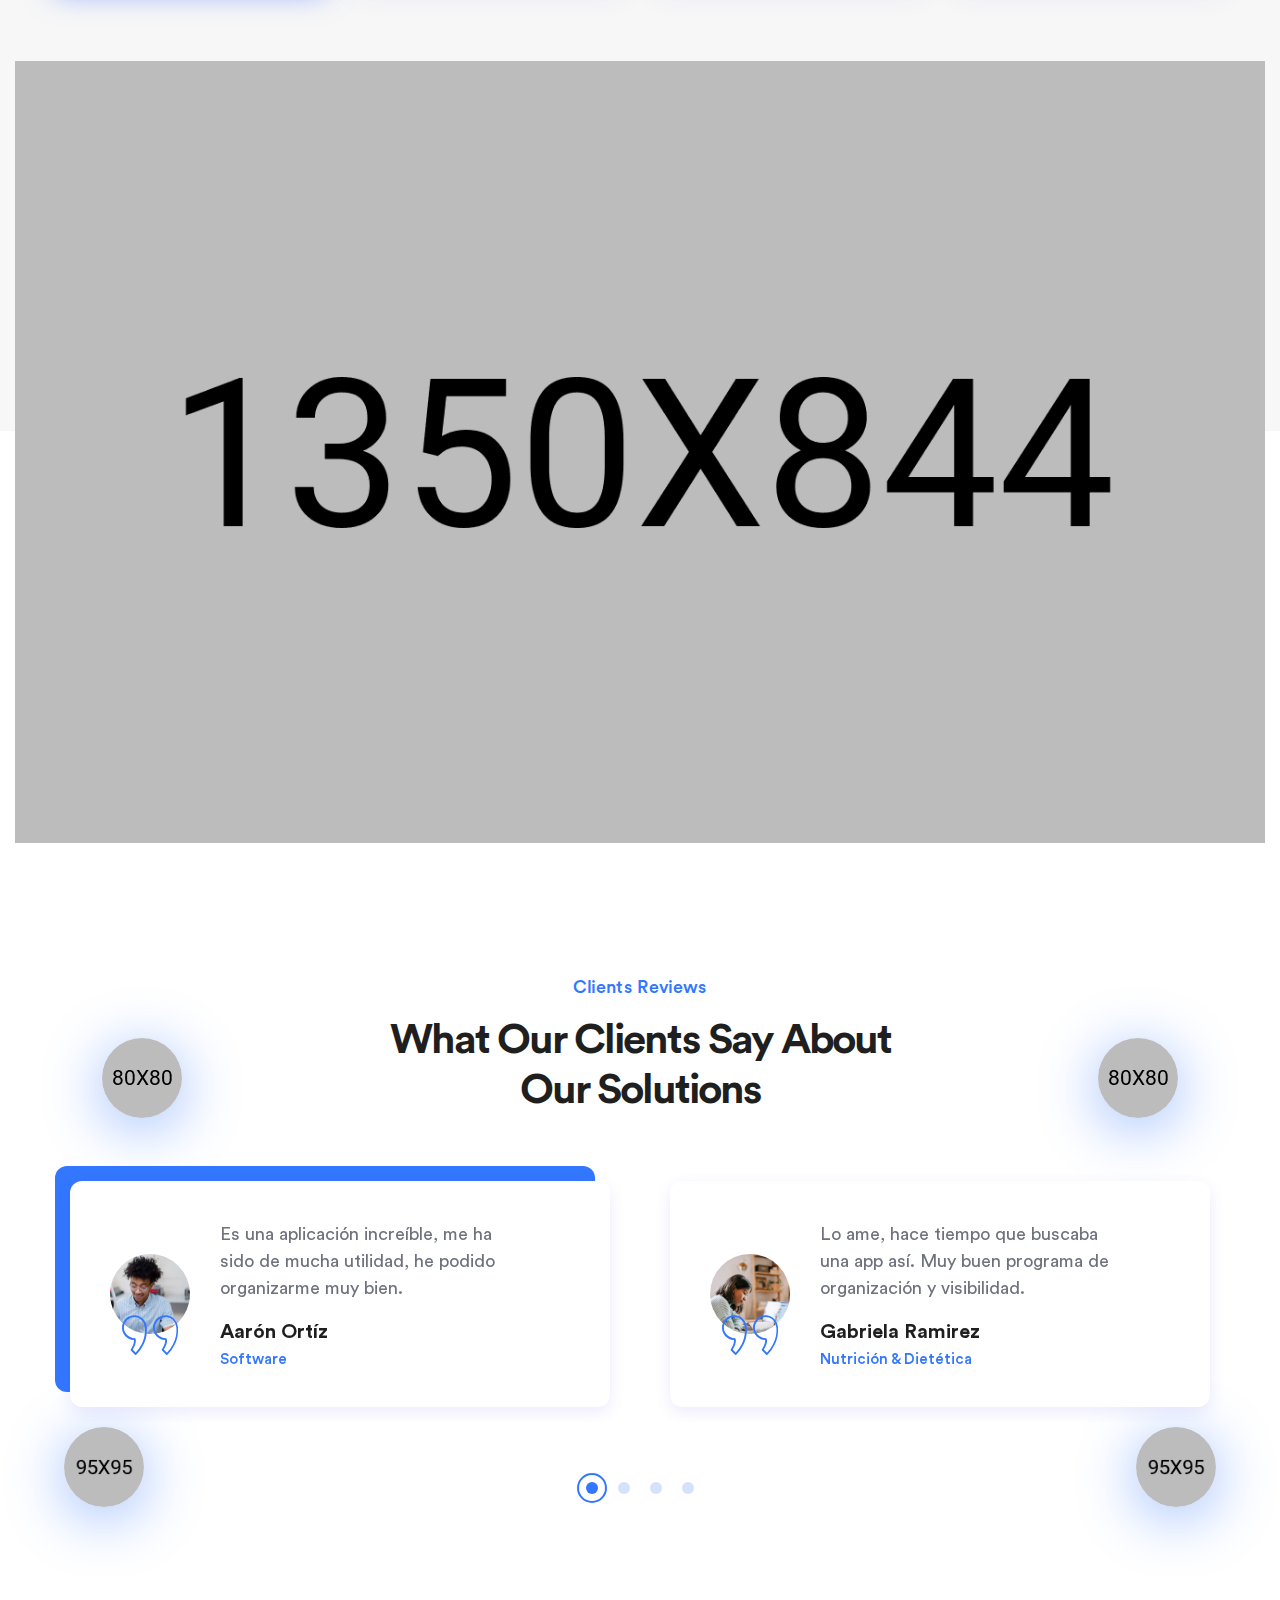
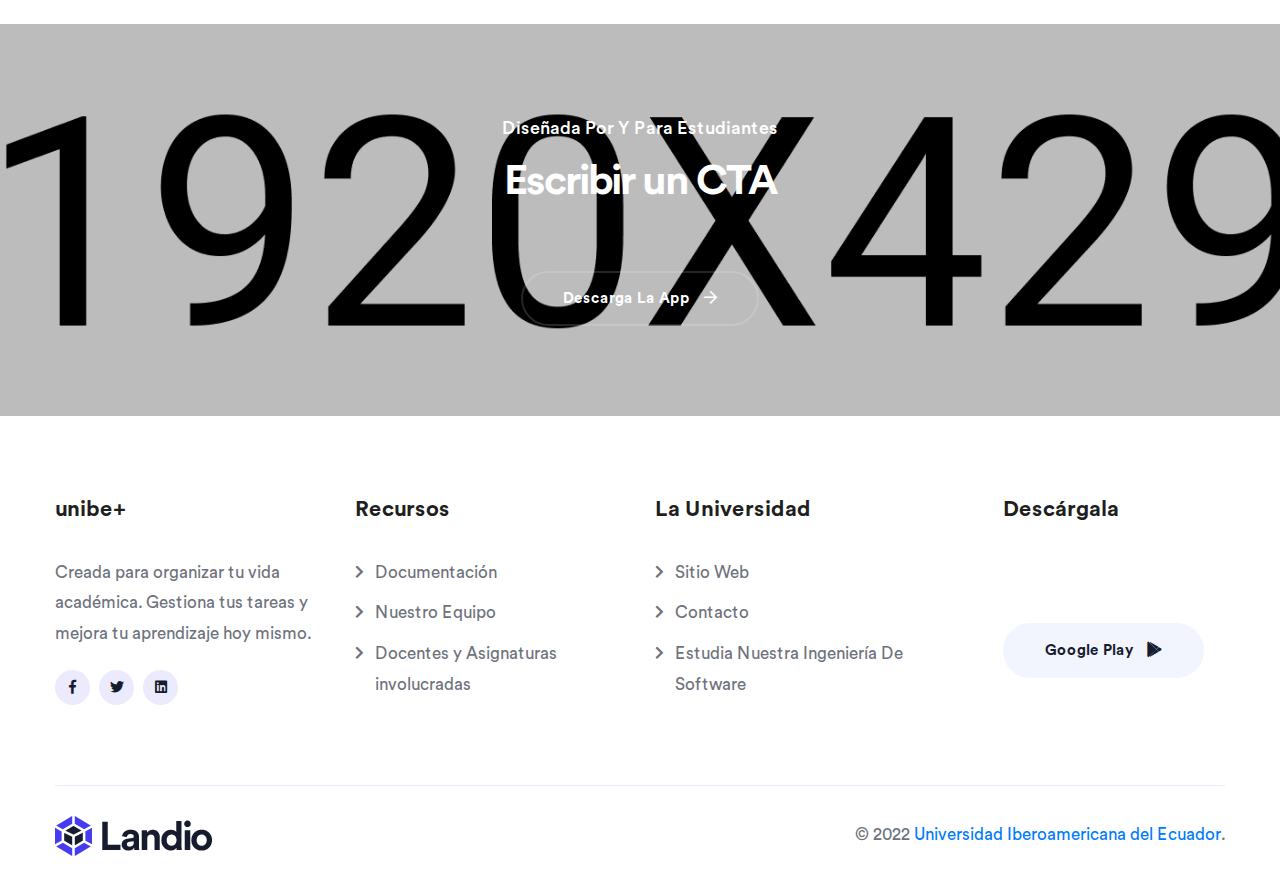
<file: Landing unibe+/HTML/index.html>
<!DOCTYPE html>
<html lang="es">

<head>
    <meta charset="UTF-8">
    <meta http-equiv="X-UA-Compatible" content="IE=edge">
    <meta name="viewport" content="width=device-width, initial-scale=1.0">
    <title>unibe+ | La App De La Comunidad Unibe</title>

    <!--====== Favicon Icon ======-->
    <link rel="shortcut icon" href="assets/img/favicon.png" type="img/png" />
    <!--====== Bootstrap css ======-->
    <link rel="stylesheet" href="assets/css/bootstrap.min.css" />
    <!--====== Slick Slider ======-->
    <link rel="stylesheet" href="assets/css/slick.min.css" />
    <!--====== Magnific ======-->
    <link rel="stylesheet" href="assets/css/magnific-popup.min.css" />
    <!--====== Nice Select ======-->
    <link rel="stylesheet" href="assets/css/nice-select.min.css" />
    <!--====== Animate CSS ======-->
    <link rel="stylesheet" href="assets/css/animate.min.css" />
    <!--====== Jquery UI CSS ======-->
    <link rel="stylesheet" href="assets/css/jquery-ui.min.css" />
    <!--====== Font Awesome ======-->
    <link rel="stylesheet" href="assets/fonts/fontawesome/css/all.min.css" />
    <!--====== Flaticon ======-->
    <link rel="stylesheet" href="assets/fonts/flaticon/flaticon.css" />
    <!--====== Spacing Css ======-->
    <link rel="stylesheet" href="assets/css/spacing.min.css" />
    <!--====== Main Css ======-->
    <link rel="stylesheet" href="assets/css/style.css" />
    <!--====== Responsive CSS ======-->
    <link rel="stylesheet" href="assets/css/responsive.css" />
</head>

<body class="software-landing-page">
    <!--======= Start Preloader =======-->
    <div id="preloader">
        <img class="preloader-image" width="60" src="assets/img/preloader-logo.png" alt="preloader" />
    </div>
    <!--======= End Preloader =======-->
   <!--====== Start Header ======-->
   <header class="template-header navbar-left absolute-header nav-primary-5 submenu-primary-5 sticky-header">
    <div class="container-fluid fluid-gap-70">
        <div class="header-inner">
            <div class="header-left">
                <div class="brand-logo">
                    <a href="index.html">
                        <img src="assets/img/logo-3.png" alt="logo">
                    </a>
                </div>
                <nav class="nav-menu d-none d-xl-block">
                    <ul>
                        <li>
                            <a href="team.html">Nosotros</a>
                            
                        </li>
                        <li>
                            <a href="docs.html">Documentación</a>
                             <!-- 
                             <ul class="sub-menu">
                                <li><a href="documentation.html">Blog Standard</a></li>
                                <li><a href="blog-details.html">Blog Details</a></li>
                            </ul>-->
                        </li>
                        <li>
                            <a href="https://www.unibe.edu.ec/" target="_blank">La Universidad</a>
                        </li>
                    </ul>
                </nav>
            </div>
            <div class="header-right">
                <ul class="header-extra">
                    <li class="d-none d-md-block">
                        <a href="#" class="template-btn primary-bg-5">
                            Descarga La App <i class="fas fa-arrow-right"></i>
                        </a>
                    </li>
                    <li class="d-none d-xl-block">
                        <a href="#" class="off-canvas-btn">
                            <span></span>
                            <span></span>
                            <span></span>
                        </a>
                    </li>
                    <li class="d-xl-none">
                        <a href="#" class="navbar-toggler">
                            <span></span>
                            <span></span>
                            <span></span>
                        </a>
                    </li>
                </ul>
            </div>
        </div>
    </div>

    <!-- Start Mobile Slide Menu -->
    <div class="mobile-slide-panel">
        <div class="panel-overlay"></div>
        <div class="panel-inner">
            <div class="mobile-logo">
                <a href="index.html">
                    <img src="assets/img/logo-1.png" alt="Landio">
                </a>
            </div>
            <nav class="mobile-menu">
                <ul>
                    <li>
                        <a href="team.html">Nosotros</a>
                    </li>
                    <li>
                        <a href="docs.html">Documentación</a>
                        <!--<
                            ul class="sub-menu">
                            <li><a href="blog-standard.html">Blog Standard</a></li>
                            <li><a href="blog-details.html">Blog Details</a></li>
                        </ul>
                        -->
                    </li>
                    <li>
                        <a href="https://www.unibe.edu.ec/" target="_blank">La Universidad</a>
                    </li>
                </ul>
            </nav>
            <a href="#" class="panel-close">
                <i class="fal fa-times"></i>
            </a>
        </div>
    </div>
    <!-- End Mobile Slide Menu -->

    <!-- Off Canvas -->
    <div class="off-canvas-wrapper">
        <div class="canvas-overlay"></div>
        <div class="canvas-inner">
            <div class="canvas-logo">
                <img src="assets/img/logo-1.png" alt="Canvas Logo">
            </div>
            <div class="about-us">
                <h5 class="canvas-widget-title">Sobre Nosotros</h5>
                <p> 
                    Unibe+ es una app desarrollada por estudiantes de universidad llena de herramientas con una hermosa e intuitiva interfaz, rápida y fácil de usar, organiza tu vida académica con nuestras múltiples opciones y características.
                </p>
            </div>
            <div class="contact-us">
                <h5 class="canvas-widget-title">Contacto</h5>
                <ul>
                    <li>
                        <i class="far fa-map-marker-alt"></i>
                        Av. 9 de Octubre N25-12 y Colón (Esq.)
                    </li>
                    <li>
                        <i class="far fa-envelope-open"></i>
                        <a href="mailto:info@unibe.edu.ec">info@unibe.edu.ec</a>
                        <a href="https://www.unibe.edu.ec" target="_blank">unibe.edu.ec</a>
                    </li>
                    <li>
                        <i class="far fa-phone"></i>
                        <span><a href="tel:+01234567899">(02) 2903571</a></span>
                        <span><a href="tel:+8563214">- (02) 2230401</a></span>
                    </li>
                </ul>
            </div>
            <a href="#" class="canvas-close">
                <i class="fal fa-times"></i>
            </a>
        </div>
    </div>
</header>
<!--====== End Header ======-->


    <!--====== Start Hero Area ======-->
    <section class="hero-area-v7">
        <div class="container-fluid">
            <div class="hero-content">
                <h2 class="hero-title wow fadeInLeft" data-wow-delay="0.2s">Fácil, Rápida<br>e Intuitiva.</h2>
                <p class="wow fadeInUp" data-wow-delay="0.3s">
                    Creada para organizar tu vida académica, con nuestra app podrás acceder de un vistazo a todas tus actividades universitarias. Gestiona tus tareas y mejora tu aprendizaje hoy mismo.
                </p>
                <a href="#" class="template-btn primary-bg-5 wow fadeInUp" data-wow-delay="0.4s">
                    Descarga la App <i class="fas fa-arrow-right"></i>
                </a>

                <span class="notice wow fadeInUp" data-wow-delay="0.5s">
                    <img src="assets/img/hero/notice-icon.png" alt="Image"> Únete a la mejor comunidad de estudiantes
                </span>
            </div>
            <div class="hero-img d-none d-lg-block wow fadeInUp" data-wow-delay="0.2s">
                <img src="assets/img/home/1 - 925x682.png" alt="Image">
            </div>
        </div>
    </section>
    <!--====== End Hero Area ======-->

    <!--====== Section Service Start ======-->
    <section class="service-section p-t-130 p-b-130 bg-secondary-color-5">
        <div class="container">
            <div class="row justify-content-center">
                <div class="col-lg-10">
                    <div class="common-heading text-center heading-white m-b-30">
                        <h2 class="title">Lleva La Universidad En Tu Celular</h2>
                    </div>
                </div>
            </div>
            <div class="row no-gutters justify-content-lg-between justify-content-md-start justify-content-center icon-boxes-v3">
                <div class="col-lg-3 col-md-6 col-sm-10 wow fadeInUp" data-wow-delay="0.2s">
                    <div class="iconic-box box-version-white color-v1 m-t-50">
                        <div class="icon">
                            <i class="far fa-code"></i>
                        </div>
                        <h4 class="title"><a href="#">Organiza Tus Horarios</a></h4>
                        <p>
                            Mira tu horario de clases y las tareas pendientes. ¡No olvides nunca más ese trabajo!
                        </p>
                    </div>
                </div>
                <div class="col-lg-3 col-md-6 col-sm-10 wow fadeInUp" data-wow-delay="0.3s">
                    <div class="iconic-box box-version-white color-v2 m-t-50">
                        <div class="icon">
                            <i class="far fa-cloud-upload"></i>
                        </div>
                        <h4 class="title"><a href="#">Conoce Tu Promedio</a></h4>
                        <p>
                            Te permite consultar tus calificaciones y la sumatoria de las mismas en todo momento.
                        </p>
                    </div>
                </div>
                <div class="col-lg-3 col-md-6 col-sm-10 wow fadeInUp" data-wow-delay="0.4s">
                    <div class="iconic-box box-version-white color-v3 m-t-50">
                        <div class="icon">
                            <i class="far fa-gamepad"></i>
                        </div>
                        <h4 class="title"><a href="#">Entérate De Todo</a></h4>
                        <p>
                            Te mantenemos al día de toda la información oficial de la Universidad Iberoamericana del Ecuador
                        </p>
                       <!-- <a href="#" class="box-btn">Learn More <i class="far fa-arrow-right"></i></a>-->
                    </div>
                </div>
            </div>
        </div>
    </section>
    <!--====== Section Service End ======-->

    <!--====== Start Design & Layout Section ======-->
    <section class="sof-design-layout p-t-130 p-b-130">
        <div class="container">
            <div class="row align-items-center justify-content-center no-gutters">
                <div class="col-lg-7">
                    <div class="software-preview m-b-md-80 animate-float-bob-y">
                        <img src="assets/img/home/2 -  723x542.png" alt="Image">
                    </div>
                </div>
                <div class="col-lg-5 col-md-10">
                    <div class="software-text-block p-l-50 p-l-lg-30 p-l-md-0">
                        <div class="common-heading m-b-40">
                            <span class="tagline color-primary-5">Diseño Minimalista</span>
                            <h2 class="title">Nos mantenemos simples.</h2>
                        </div>
                        <p>
                            Menos tiempo buscando. Más tiempo para ti. Somos estudiantes también y sabemos lo que es importante, justo eso lo tenemos aquí. 
                        </p>
                        <div class="icon-bordered-box icon-left m-t-30 wow fadeInLeft" data-wow-delay="0.3s">
                            <div class="icon">
                                <i class="far fa-gem"></i>
                            </div>
                            <div class="box-content">
                                <h4 class="title">Pro Tip</h4>
                                <p>
                                    Tus tareas cambiarán de verde a rojo dependiendo su urgencia                                </p>
                            </div>
                        </div>
                    </div>
                </div>
            </div>
            <div class="row align-items-center justify-content-center p-t-130">
                <div class="col-lg-7 col-md-10 order-lg-last order-first wow fadeInUp" data-wow-delay="0.3s">
                    <div class="preview-galley-v8 text-right m-b-md-80">
                        <img src="assets/img/home/3 - 435x548.png" class="preview-one" alt="Image">
                        <img src="assets/img/home/Aprobada.png" class="preview-two animate-float-bob-x" alt="Image">
                        <img src="assets/img/home/4.png" class="preview-three animate-float-bob-y" alt="Image">
                    </div>
                </div>

                <div class="col-lg-5 col-md-10 order-lg-first">
                    <div class="software-text-block">
                        <div class="common-heading m-b-25">
                            <span class="tagline color-primary-5">Sigue Tu Progeso</span>
                            <h2 class="title">Te Acompañamos Mientras Logras Tus Objetivos.</h2>
                        </div>

                        <p class="m-b-25">
                            Vuélvete muy muy Pro usando nuestras herramientas a tu favor y cumple con tus obligaciones académicas sin problema.
                        </p>
                        <p>
                            Además, tu promedio por asignaturas y otros datos importantes en pantalla para seguir dándolo todo.
                        </p>
                        <a href="#" class="template-btn primary-bg-5 m-t-40">
                            Descarga La App <i class="fas fa-arrow-right"></i>
                        </a>
                    </div>
                </div>
            </div>
        </div>
    </section>
    <!--====== End Design & Layout Section ======-->

    <!--====== Start Screenshots Section ======-->
    <section class="service-tab-section p-t-130">
        <div class="container">
            <div class="row justify-content-center">
                <div class="col-lg-6">
                    <div class="common-heading text-center m-b-65">
                        <span class="tagline color-primary-5">Conoce La App</span>
                        <h2 class="title">Screenshots</h2>
                    </div>
                </div>
            </div>
        </div>
        <div class="service-tab">
            <div class="container">
                <div class="service-tab-nav">
                    <ul class="nav nav-tabs service-tab-nav" id="myTab" role="tablist">
                        <li class="nav-item" role="presentation">
                            <a class="nav-link active" data-toggle="tab" href="#tabItem1" role="tab">
                                <i class="far fa-browser"></i> 100% Segura
                            </a>
                        </li>
                        <li class="nav-item" role="presentation">
                            <a class="nav-link" data-toggle="tab" href="#tabItem2" role="tab">
                                <i class="far fa-bullseye-arrow"></i> Home
                            </a>
                        </li>
                        <li class="nav-item" role="presentation">
                            <a class="nav-link" data-toggle="tab" href="#tabItem5" role="tab">
                                <i class="far fa-book"></i> Tareas y Calificaciones
                            </a>
                        </li>
                        <li class="nav-item" role="presentation">
                            <a class="nav-link" data-toggle="tab" href="#tabItem7" role="tab">
                                <i class="far fa-calendar-check"></i> Horario
                            </a>
                        </li>
                    </ul>
                </div>
            </div>
            <div class="service-tab-content container-fluid">
                <div class="tab-content" id="myTabContent">
                    <div class="tab-pane fade show active" id="tabItem1" role="tabpanel">
                        <div class="service-tab-ime text-center">
                            <img src="assets/img/service-tab-img.jpg" alt="Image">
                        </div>
                    </div>
                    <div class="tab-pane fade" id="tabItem2" role="tabpanel">
                        <div class="service-tab-ime text-center">
                            <img src="assets/img/service-tab-img.jpg" alt="Image">
                        </div>
                    </div>
                    <div class="tab-pane fade" id="tabItem3" role="tabpanel">
                        <div class="service-tab-ime text-center">
                            <img src="assets/img/service-tab-img.jpg" alt="Image">
                        </div>
                    </div>
                    <div class="tab-pane fade" id="tabItem4" role="tabpanel">
                        <div class="service-tab-ime text-center">
                            <img src="assets/img/service-tab-img.jpg" alt="Image">
                        </div>
                    </div>
                    <div class="tab-pane fade" id="tabItem5" role="tabpanel">
                        <div class="service-tab-ime text-center">
                            <img src="assets/img/service-tab-img.jpg" alt="Image">
                        </div>
                    </div>
                    <div class="tab-pane fade" id="tabItem6" role="tabpanel">
                        <div class="service-tab-ime text-center">
                            <img src="assets/img/service-tab-img.jpg" alt="Image">
                        </div>
                    </div>
                    <div class="tab-pane fade" id="tabItem7" role="tabpanel">
                        <div class="service-tab-ime text-center">
                            <img src="assets/img/service-tab-img.jpg" alt="Image">
                        </div>
                    </div>
                    <div class="tab-pane fade" id="tabItem8" role="tabpanel">
                        <div class="service-tab-ime text-center">
                            <img src="assets/img/service-tab-img.jpg" alt="Image">
                        </div>
                    </div>
                </div>
            </div>
        </div>
    </section>
    <!--====== End Screenshots Section ======-->
   <!--====== Testimonial Section Start ======-->
   <section class="testimonial-project-section section-author-particle p-t-130 p-b-130">
    <div class="container">
        <div class="row align-items-center justify-content-center">
            <div class="col-lg-6 col-md-9">
                <div class="common-heading text-center m-b-50">
                    <span class="tagline color-primary-4">Clients Reviews</span>
                    <h2 class="title">What Our Clients Say About Our Solutions</h2>
                </div>
            </div>
        </div>
        <div class="row testimonial-slider-v2" id="testimonialActiveFour">
            <div class="col-lg-6">
                <div class="testimonial-item">
                    <div class="author-quote">
                        <img src="assets/img/testimonial/aaron.png" alt="testimonial-author">
                        <i class="flaticon-right-quote"></i>
                    </div>
                    <div class="testimonial-content">
                        <p>Es una aplicación increíble, me ha sido de mucha utilidad, he podido organizarme muy bien.</p>

                        <h5 class="author-name">
                            Aarón Ortíz
                            <span class="author-position">Software</span>
                        </h5>
                    </div>
                </div>
            </div>
            <div class="col-lg-6">
                <div class="testimonial-item">
                    <div class="author-quote">
                        <img src="assets/img/testimonial/Gaby.png" alt="testimonial-author">
                        <i class="flaticon-right-quote"></i>
                    </div>
                    <div class="testimonial-content">
                        <p>Lo ame, hace tiempo que buscaba una app así. Muy buen programa de organización y visibilidad.</p>

                        <h5 class="author-name">
                            Gabriela Ramirez
                            <span class="author-position">Nutrición & Dietética</span>
                        </h5>
                    </div>
                </div>
            </div>
            <div class="col-lg-6">
                <div class="testimonial-item">
                    <div class="author-quote">
                        <img src="assets/img/testimonial/Juliana.png" alt="testimonial-author">
                        <i class="flaticon-right-quote"></i>
                    </div>
                    <div class="testimonial-content">
                        <p>Me gusta mucho la aplicación, es fácil de utilizar y muy útil en cuanto a recordarte las tareas o proyectos</p>

                        <h5 class="author-name">
                            Juliana Loor
                            <span class="author-position">Derecho</span>
                        </h5>
                    </div>
                </div>
            </div>
            <div class="col-lg-6">
                <div class="testimonial-item">
                    <div class="author-quote">
                        <img src="assets/img/testimonial/tomi.jpg" alt="testimonial-author">
                        <i class="flaticon-right-quote"></i>
                    </div>
                    <div class="testimonial-content">
                        <p>La app es bastante completa, su interfaz es bonita y fácil de manejar con la información necesaria.</p>
                        <h5 class="author-name">
                            Tomás Tituaña
                            <span class="author-position">Producción & Multimedia</span>
                        </h5>
                    </div>
                </div>
            </div>
        </div>
    </div>

    <div class="author-particle-image d-none d-lg-block">
        <img src="assets/img/testimonial/author-particle-1.jpg" alt="Image" class="image-1 animate-zoom-fade">
        <img src="assets/img/testimonial/author-particle-2.jpg" alt="Image" class="image-2 animate-float-bob-x">
        <img src="assets/img/testimonial/author-particle-3.jpg" alt="Image" class="image-3 animate-zoom-fade">
        <img src="assets/img/testimonial/author-particle-4.jpg" alt="Image" class="image-4 animate-float-bob-x">
    </div>
</section>
<!--====== Testimonial Section  ======-->

    <!--====== Start Call To Action ======-->
    <section class="cta-section bg-cover-center p-t-90 p-b-90" style="background-image: url(assets/img/cta/cta-bg-2.jpg);">
        <div class="container">
            <div class="row justify-content-center">
                <div class="col-xl-6 col-lg-7 col-md-10">
                    <div class="cta-content text-center">
                        <div class="common-heading heading-white m-b-65">
                            <span class="tagline">Diseñada Por Y Para Estudiantes</span>
                            <h2 class="title">Escribir un CTA</h2>
                        </div>

                        <a href="#" class="template-btn white-bg bordered-btn">Descarga La App <i class="far fa-arrow-right"></i></a>
                    </div>
                </div>
            </div>
        </div>
        <div class="cta-absolute-image d-none d-lg-block wow fadeInUp" data-wow-delay="0.3s">
            <img src="assets/img/cta//cta-absolute-img.png" alt="">
        </div>
    </section>
    <!--====== End Call To Action ======-->

    <!--====== Start Scroll To Top ======-->
    <a href="#" class="back-to-top" id="scroll-top">
        <i class="far fa-angle-up"></i>
    </a>
    <!--====== End Scroll To Top ======-->

   <!--====== Start Footer ======-->
   <footer class="template-footer">
    <div class="container">
        <div class="footer-widgets p-t-80 p-b-30">
            <div class="row">
                <!-- Single Footer Widget -->
                <div class="col-lg-3 col-md-6 col-sm-6">
                    <div class="widget text-block-widget">
                        <h5 class="widget-title">unibe+</h5>
                        <p>Creada para organizar tu vida académica. Gestiona tus tareas y mejora tu aprendizaje hoy mismo.</p>

                        <ul class="social-links m-t-20">
                            <li><a href="https://www.facebook.com/unibe.edu.ec/" target="_blank"><i class="fab fa-facebook-f"></i></a></li>
                            <li><a href="https://twitter.com/unibe_ec" target="_blank"><i class="fab fa-twitter"></i></a></li>
                            <li><a href="https://www.linkedin.com/school/unibe-ecuador/" target="_blank"><i class="fab fa-linkedin"></i></a></li>
                        </ul>
                    </div>
                </div>
                <!-- Single Footer Widget -->
                <div class="col-lg-3 col-md-6 col-sm-6">
                    <div class="d-lg-flex justify-content-center">
                        <div class="widget nav-widget">
                            <h5 class="widget-title">Recursos</h5>
                            <ul>
                                <li><a href="docs.html">Documentación</a></li>
                                <li><a href="team.html">Nuestro Equipo</a></li>
                                <li><a href="team.html">Docentes y Asignaturas involucradas</a></li>
                            </ul>
                        </div>
                    </div>
                </div>
                <!-- Single Footer Widget -->
                <div class="col-lg-3 col-md-6 col-sm-6">
                    <div class="d-lg-flex justify-content-center">
                        <div class="widget nav-widget">
                            <h5 class="widget-title">La Universidad</h5>
                            <ul>
                                <li><a href="https://www.unibe.edu.ec/" target="_blank">Sitio Web</a></li>
                                <li><a href="https://www.unibe.edu.ec/contactos/" target="_blank">Contacto</a></li>
                                <li><a href="https://www.unibe.edu.ec/ingenieria-de-software/" target="_blank">Estudia Nuestra Ingeniería De Software</a></li>
                            </ul>
                        </div>
                    </div>
                </div>
                <!-- Single Footer Widget -->
                <div class="col-lg-3 col-md-6 col-sm-6">
                    <div class="widget pl-xl-5">
                        <h5 class="widget-title">Descárgala</h5>
                        <ul>
                            <li class="m-b-10">
                                    <a href="#"  class="template-btn primary-bg-5 wow fadeInUp" data-wow-delay="0.4s">
                                    Apple Store <i class="fab fa-apple"></i>
                                </a>
                            </li>
                            <li>
                                <a href="#" class="template-btn bg-soft-grey-color">
                                    Google Play <i class="fab fa-google-play"></i>
                                </a>
                            </li>
                        </ul>
                    </div>
                </div>
            </div>
        </div>
    </div>

    <div class="container">
        <div class="footer-copyright border-top-primary">
            <div class="row align-items-center justify-content-between">
                <div class="col-sm-auto col-12">
                    <div class="copyright-logo text-center text-sm-left">
                        <img src="assets/img/logo-1.png" alt="unibe+">
                    </div>
                </div>
                <div class="col-sm-auto col-12">
                    <p class="copyright-text text-center text-sm-right pt-4 pt-sm-0">
                        © 2022 <a href="https://www.unibe.edu.ec/" target="_blank">Universidad Iberoamericana del Ecuador</a>.
                    </p>
                </div>
            </div>
        </div>
    </div>
</footer>
<!--====== End Footer ======-->

    <!--====== Jquery ======-->
    <script src="assets/js/jquery-3.6.0.min.js"></script>
    <!--====== Bootstrap ======-->
    <script src="assets/js/bootstrap.min.js"></script>
    <!--====== Slick slider ======-->
    <script src="assets/js/slick.min.js"></script>
    <!--====== Magnific ======-->
    <script src="assets/js/jquery.magnific-popup.min.js"></script>
    <!--====== Isotope Js ======-->
    <script src="assets/js/isotope.pkgd.min.js"></script>
    <!--====== Jquery UI Js ======-->
    <script src="assets/js/jquery-ui.min.js"></script>
    <!--====== Inview ======-->
    <script src="assets/js/jquery.inview.min.js"></script>
    <!--====== Nice Select ======-->
    <script src="assets/js/jquery.nice-select.min.js"></script>
    <!--====== Wow ======-->
    <script src="assets/js/wow.min.js"></script>
    <!--====== Main JS ======-->
    <script src="assets/js/main.js"></script>
</body>

</html>
</file>
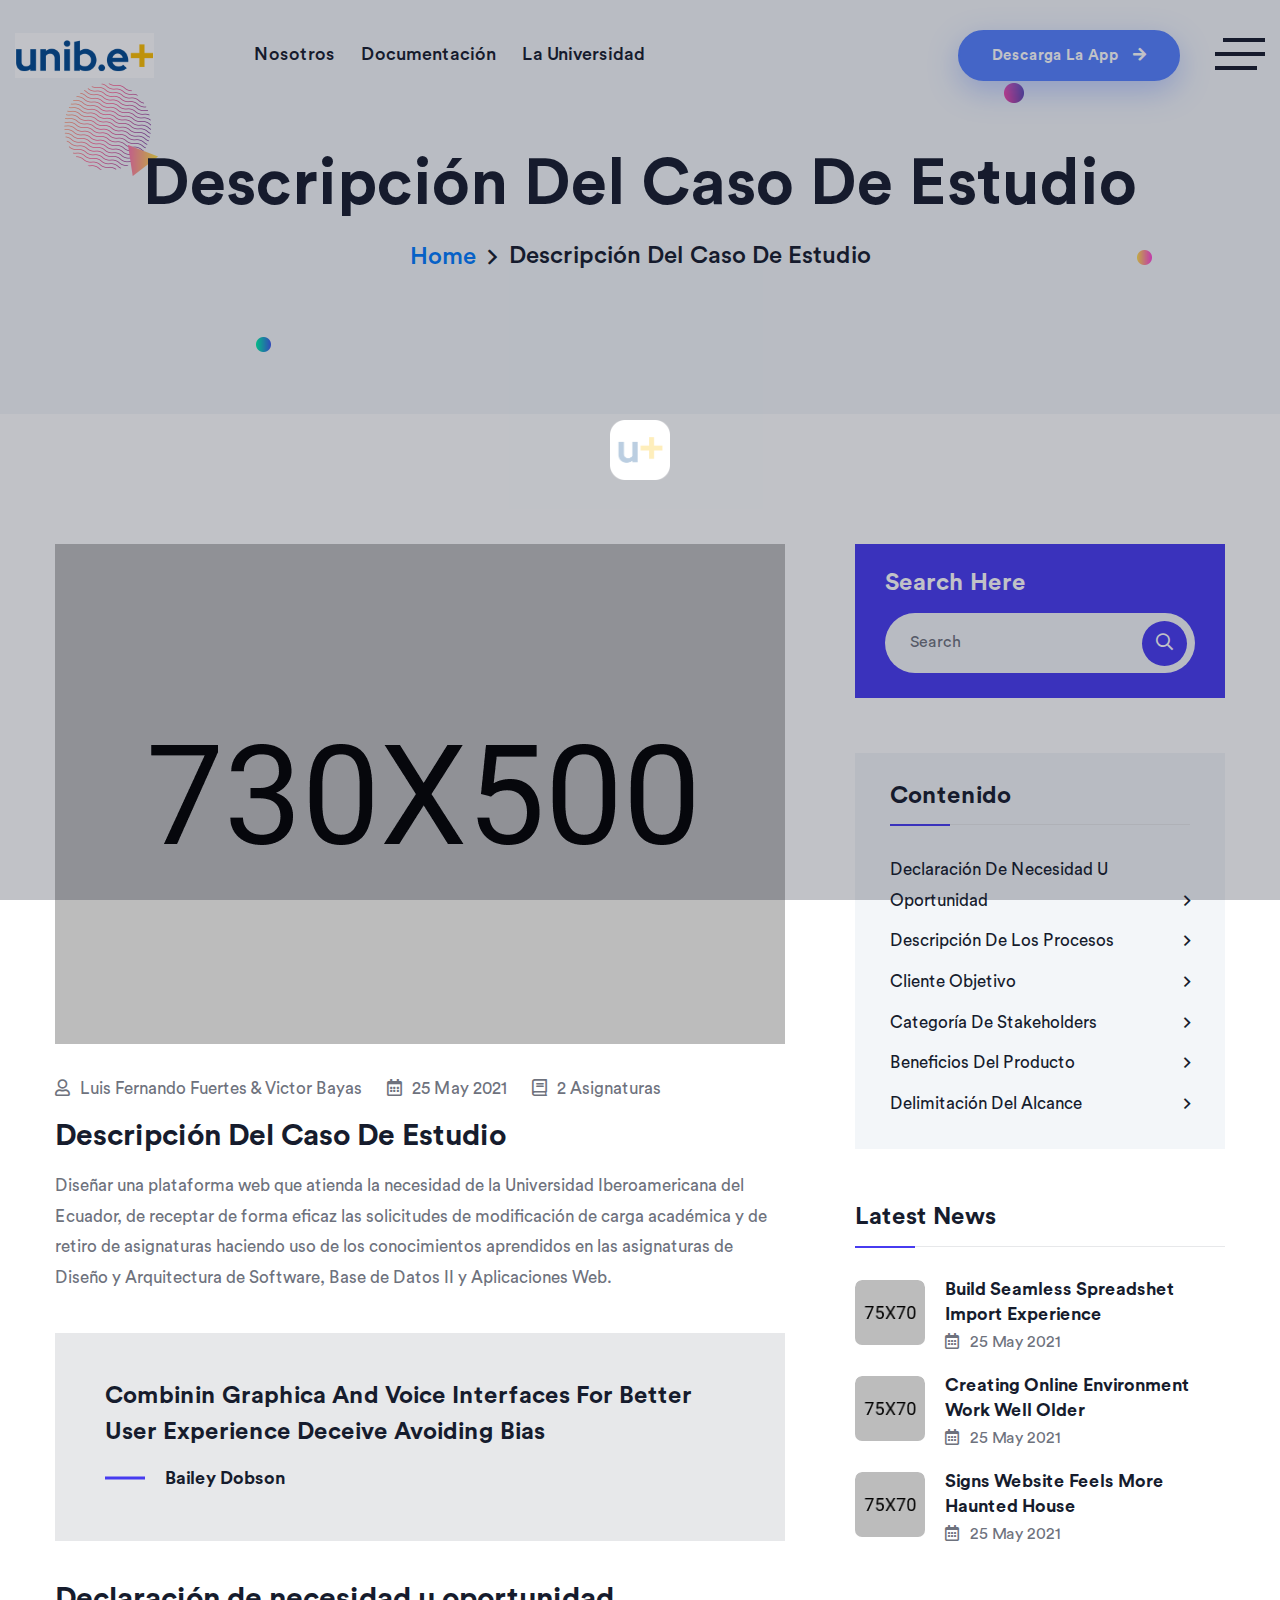
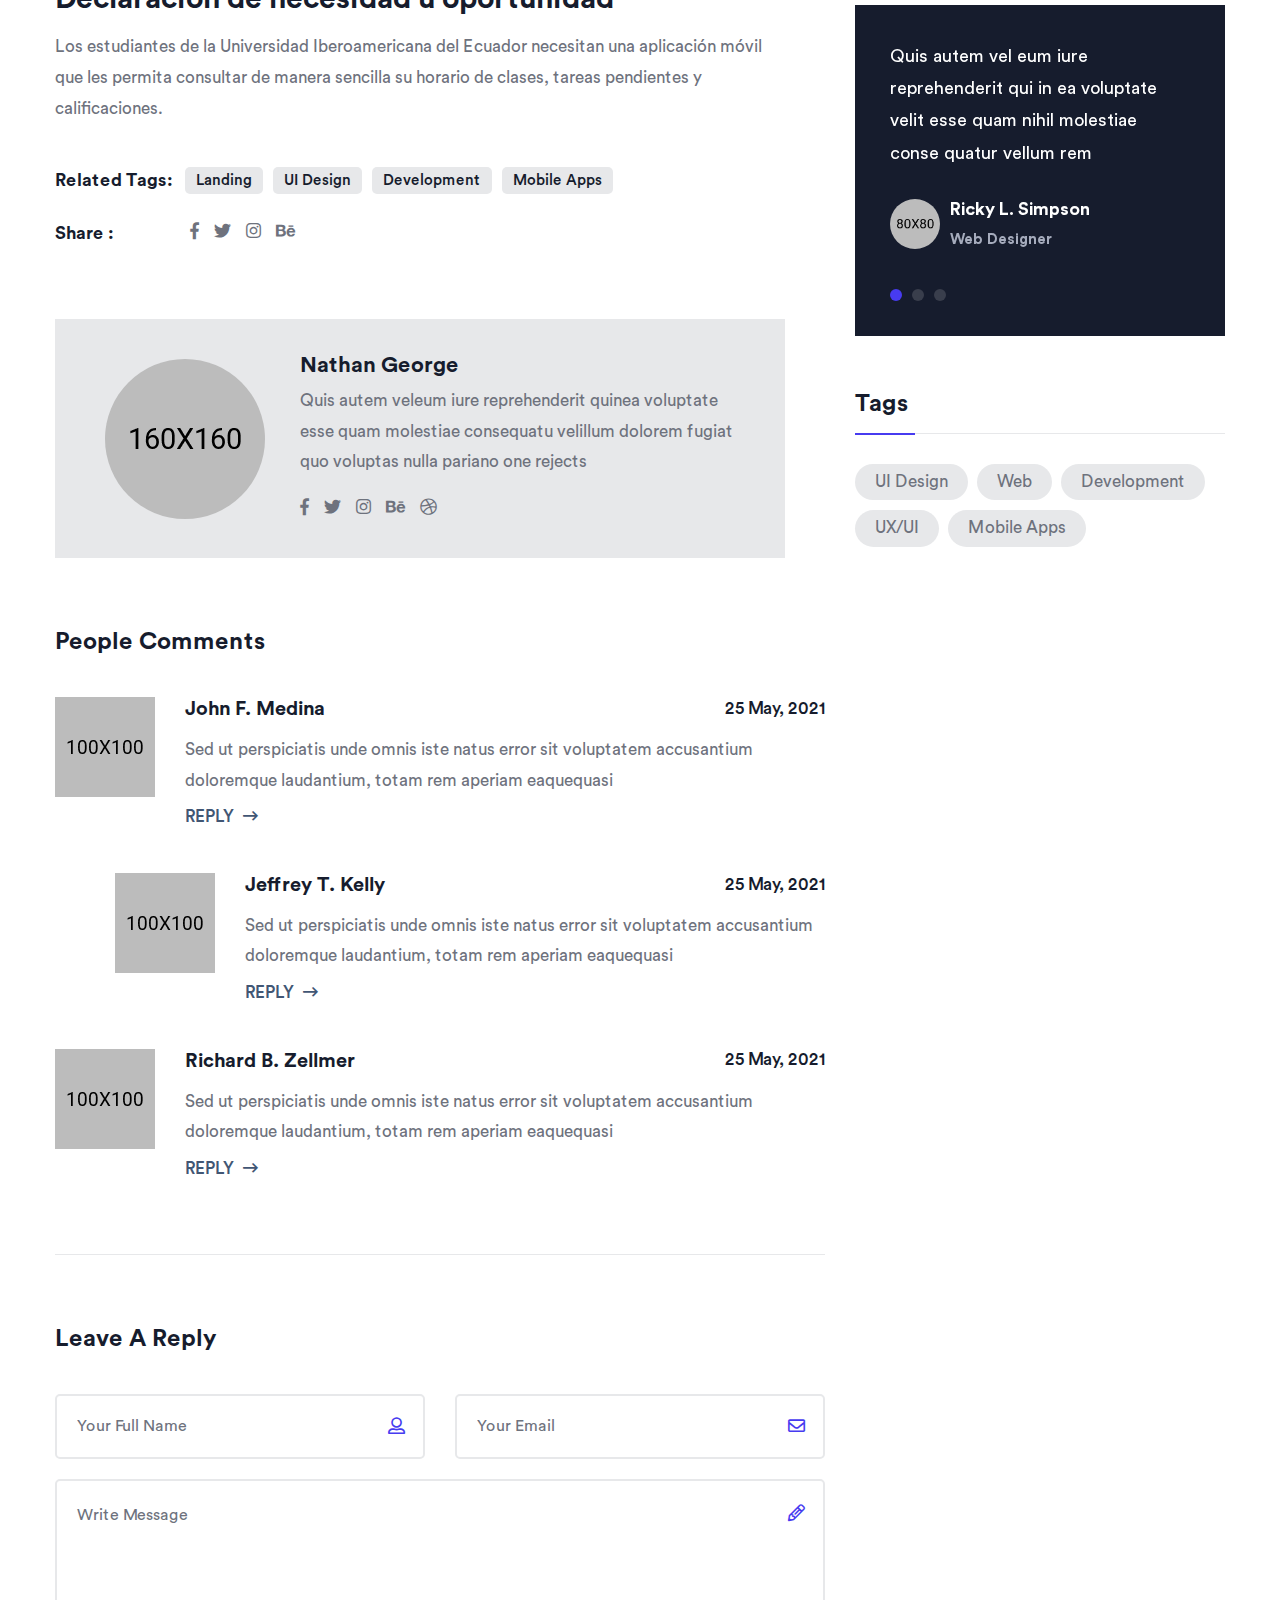
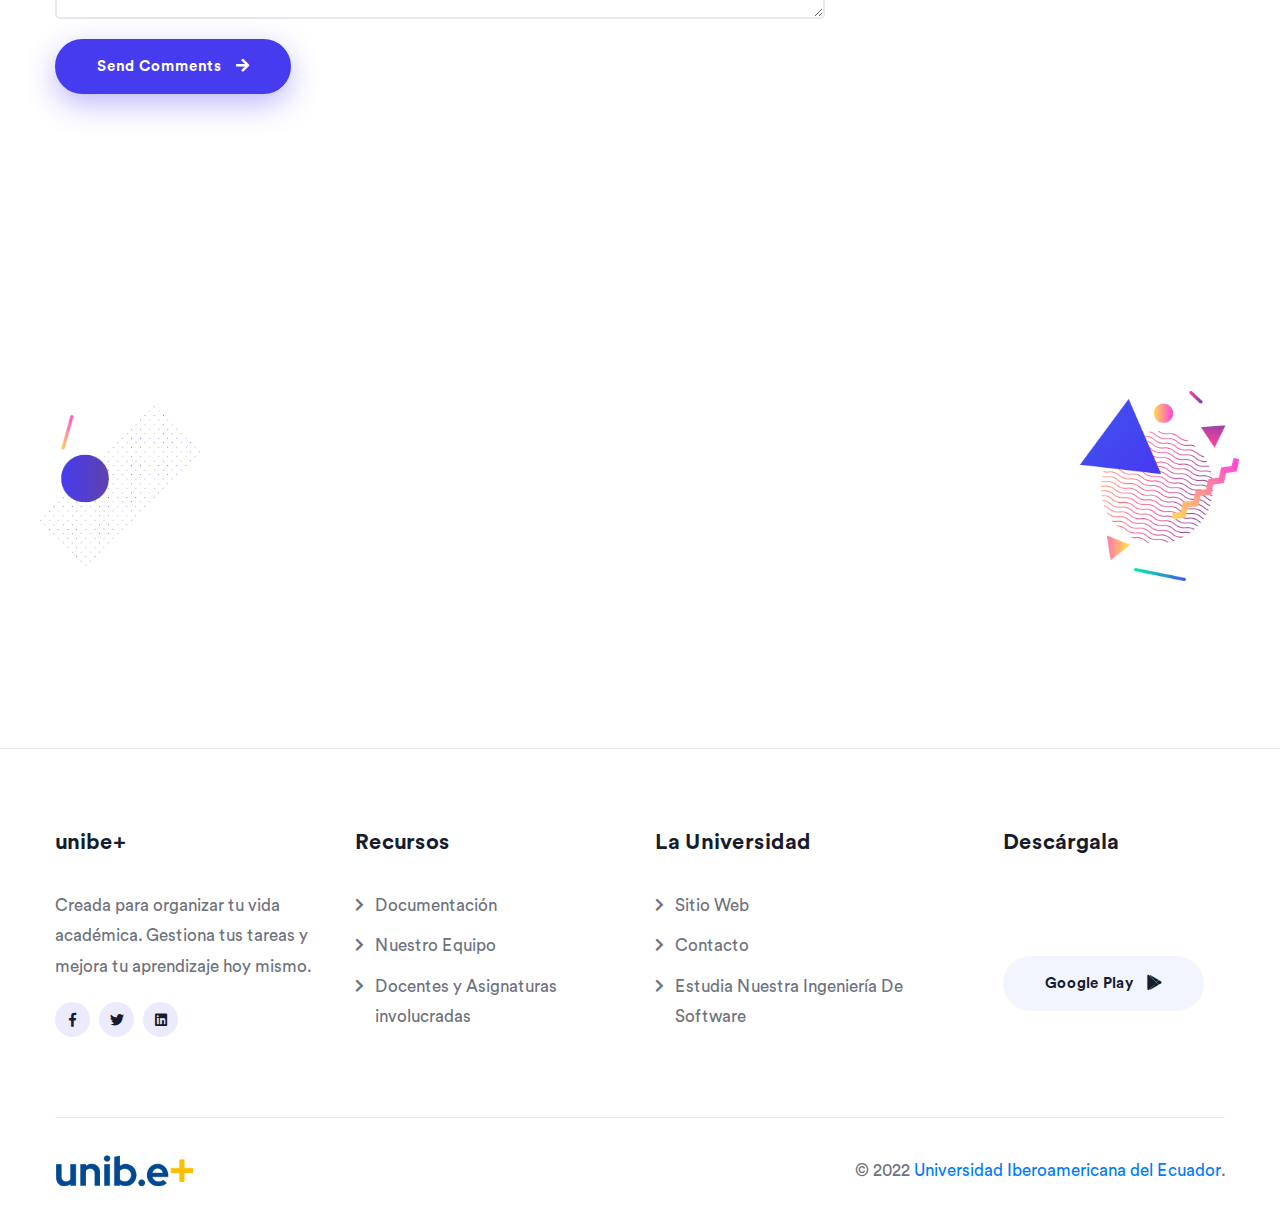
<file: docs-description.html>
<!DOCTYPE html>
<html lang="Es">

<head>
    <meta charset="UTF-8">
    <meta http-equiv="X-UA-Compatible" content="IE=edge">
    <meta name="viewport" content="width=device-width, initial-scale=1.0">
    <title>Descripción Del Caso De Estudio | unibe+    </title>

    <!--====== Favicon Icon ======-->
    <link rel="shortcut icon" href="assets/img/favicon.png" type="img/png" />
    <!--====== Bootstrap css ======-->
    <link rel="stylesheet" href="assets/css/bootstrap.min.css" />
    <!--====== Slick Slider ======-->
    <link rel="stylesheet" href="assets/css/slick.min.css" />
    <!--====== Magnific ======-->
    <link rel="stylesheet" href="assets/css/magnific-popup.min.css" />
    <!--====== Nice Select ======-->
    <link rel="stylesheet" href="assets/css/nice-select.min.css" />
    <!--====== Animate CSS ======-->
    <link rel="stylesheet" href="assets/css/animate.min.css" />
    <!--====== Jquery UI CSS ======-->
    <link rel="stylesheet" href="assets/css/jquery-ui.min.css" />
    <!--====== Font Awesome ======-->
    <link rel="stylesheet" href="assets/fonts/fontawesome/css/all.min.css" />
    <!--====== Flaticon ======-->
    <link rel="stylesheet" href="assets/fonts/flaticon/flaticon.css" />
    <!--====== Spacing Css ======-->
    <link rel="stylesheet" href="assets/css/spacing.min.css" />
    <!--====== Main Css ======-->
    <link rel="stylesheet" href="assets/css/style.css" />
    <!--====== Responsive CSS ======-->
    <link rel="stylesheet" href="assets/css/responsive.css" />
</head>

<body>
    <!--======= Start Preloader =======-->
    <div id="preloader">
        <img class="preloader-image" width="60" src="assets/img/preloader-logo.png" alt="preloader" />
    </div>
    <!--======= End Preloader =======-->

      <!--====== Start Header ======-->
      <header class="template-header navbar-left absolute-header nav-primary-5 submenu-primary-5 sticky-header">
        <div class="container-fluid fluid-gap-70">
            <div class="header-inner">
                <div class="header-left">
                    <div class="brand-logo">
                        <a href="index.html">
                            <img src="assets/img/logo-1.png" alt="logo">
                        </a>
                    </div>
                    <nav class="nav-menu d-none d-xl-block">
                        <ul>
                            <li>
                                <a href="team.html">Nosotros</a>
                                
                            </li>
                            <li>
                                <a href="docs.html">Documentación</a>
                                 <!-- 
                                 <ul class="sub-menu">
                                    <li><a href="documentation.html">Blog Standard</a></li>
                                    <li><a href="blog-details.html">Blog Details</a></li>
                                </ul>-->
                            </li>
                            <li>
                                <a href="https://www.unibe.edu.ec/" target="_blank">La Universidad</a>
                            </li>
                        </ul>
                    </nav>
                </div>
                <div class="header-right">
                    <ul class="header-extra">
                        <li class="d-none d-md-block">
                            <a href="#" class="template-btn primary-bg-5">
                                Descarga La App <i class="fas fa-arrow-right"></i>
                            </a>
                        </li>
                        <li class="d-none d-xl-block">
                            <a href="#" class="off-canvas-btn">
                                <span></span>
                                <span></span>
                                <span></span>
                            </a>
                        </li>
                        <li class="d-xl-none">
                            <a href="#" class="navbar-toggler">
                                <span></span>
                                <span></span>
                                <span></span>
                            </a>
                        </li>
                    </ul>
                </div>
            </div>
        </div>

        <!-- Start Mobile Slide Menu -->
        <div class="mobile-slide-panel">
            <div class="panel-overlay"></div>
            <div class="panel-inner">
                <div class="mobile-logo">
                    <a href="index.html">
                        <img src="assets/img/logo-1.png" alt="Landio">
                    </a>
                </div>
                <nav class="mobile-menu">
                    <ul>
                        <li>
                            <a href="team.html">Nosotros</a>
                        </li>
                        <li>
                            <a href="docs.html">Documentación</a>
                            <!--<
                                ul class="sub-menu">
                                <li><a href="blog-standard.html">Blog Standard</a></li>
                                <li><a href="blog-details.html">Blog Details</a></li>
                            </ul>
                            -->
                        </li>
                        <li>
                            <a href="https://www.unibe.edu.ec/" target="_blank">La Universidad</a>
                        </li>
                    </ul>
                </nav>
                <a href="#" class="panel-close">
                    <i class="fal fa-times"></i>
                </a>
            </div>
        </div>
        <!-- End Mobile Slide Menu -->

        <!-- Off Canvas -->
        <div class="off-canvas-wrapper">
            <div class="canvas-overlay"></div>
            <div class="canvas-inner">
                <div class="canvas-logo">
                    <img src="assets/img/logo-1.png" alt="Canvas Logo">
                </div>
                <div class="about-us">
                    <h5 class="canvas-widget-title">Sobre Nosotros</h5>
                    <p> 
                        Unibe+ es una app desarrollada por estudiantes de universidad llena de herramientas con una hermosa e intuitiva interfaz, rápida y fácil de usar, organiza tu vida académica con nuestras múltiples opciones y características.
                    </p>
                </div>
                <div class="contact-us">
                    <h5 class="canvas-widget-title">Contacto</h5>
                    <ul>
                        <li>
                            <i class="far fa-map-marker-alt"></i>
                            Av. 9 de Octubre N25-12 y Colón (Esq.)
                        </li>
                        <li>
                            <i class="far fa-envelope-open"></i>
                            <a href="mailto:info@unibe.edu.ec">info@unibe.edu.ec</a>
                            <a href="https://www.unibe.edu.ec" target="_blank">unibe.edu.ec</a>
                        </li>
                        <li>
                            <i class="far fa-phone"></i>
                            <span><a href="tel:+01234567899">(02) 2903571</a></span>
                            <span><a href="tel:+8563214">- (02) 2230401</a></span>
                        </li>
                    </ul>
                </div>
                <a href="#" class="canvas-close">
                    <i class="fal fa-times"></i>
                </a>
            </div>
        </div>
    </header>
    <!--====== End Header ======-->

    <!-- Start Search From -->
    <div class="modal fade search-area" id="search-modal" tabindex="-1" role="dialog">
        <div class="modal-dialog" role="document">
            <div class="modal-content">
                <form>
                    <input type="text" placeholder="Search here...">
                    <button class="search-btn"><i class="fa fa-search"></i></button>
                </form>
            </div>
        </div>
    </div>
    <!-- End Search From -->

    <!--====== Page title area Start ======-->
    <section class="page-title-area">
        <div class="container">
            <div class="page-title-content text-center">
                <h1 class="page-title">Descripción Del Caso De Estudio</h1>

                <ul class="breadcrumb-nav">
                    <li><a href="index.html">Home</a></li>
                    <li class="active">Descripción Del Caso De Estudio</li>
                </ul>
            </div>
        </div>
        <div class="page-title-effect d-none d-md-block">
            <img class="particle-1 animate-zoom-fade" src="assets/img/particle/particle-1.png" alt="particle One">
            <img class="particle-2 animate-rotate-me" src="assets/img/particle/particle-2.png" alt="particle Two">
            <img class="particle-3 animate-float-bob-x" src="assets/img/particle/particle-3.png" alt="particle Three">
            <img class="particle-4 animate-float-bob-y" src="assets/img/particle/particle-4.png" alt="particle Four">
            <img class="particle-5 animate-float-bob-y" src="assets/img/particle/particle-5.png" alt="particle Five">
        </div>
    </section>
    <!--====== Page title area End ======-->

    <!--====== Start Blog Standard Loop ======-->
    <section class="blog-area p-t-130 p-b-130">
        <div class="container">
            <div class="row justify-content-center">
                <div class="col-lg-8">
                    <!-- Blog Content -->
                    <div class="blog-details-content p-r-40 p-r-lg-0">
                        <div class="post-thumbnail">
                            <img src="assets/img/blog/blog-standard-thumbnail-1.jpg" alt="blog thumbnail one">
                        </div>

                        <div class="post-content">
                            <ul class="post-meta">
                                <li><a href="team.html" class="post-meta"><i class="far fa-user"></i>Luis Fernando Fuertes &amp; Victor Bayas</a></li>
                                <li><a class="post-meta"><i class="far fa-calendar-alt"></i>25 May 2021</a> </li>
                                <li><a class="post-meta"><i class="far fa-book"></i>2 Asignaturas</a></li>
                            </ul>
                            <h3 class="post-title">
                                <a href="blog-details.html">Descripción Del Caso De Estudio</a>
                            </h3>

                            <p>Diseñar una plataforma web que atienda la necesidad de la Universidad Iberoamericana del Ecuador, de receptar de forma eficaz las solicitudes de modificación de carga académica y de retiro de asignaturas haciendo uso de los conocimientos aprendidos en las asignaturas de Diseño y Arquitectura de Software, Base de Datos II y Aplicaciones Web.</p>

                            <blockquote class="blockquote">
                                <p>
                                    Combinin Graphica And Voice Interfaces For Better User Experience Deceive Avoiding Bias
                                </p>
                                <cite>Bailey Dobson</cite>
                            </blockquote>

                            <h4 class="post-subtitle">Declaración de necesidad u oportunidad</h4>

                            <p>Los estudiantes de la Universidad Iberoamericana del Ecuador necesitan una aplicación móvil que les permita consultar de manera sencilla su horario de clases, tareas pendientes y calificaciones.</p>
                        </div>
                        <div class="post-footer m-t-40">
                            <ul class="related-tags">
                                <li class="item-heading">Related Tags: </li>
                                <li><a href="#">Landing</a></li>
                                <li><a href="#">UI Design</a></li>
                                <li><a href="#">Development</a></li>
                                <li><a href="#">Mobile Apps</a></li>
                            </ul>
                            <ul class="social-links">
                                <li class="item-heading">Share :</li>
                                <li><a href="#"><i class="fab fa-facebook-f"></i></a></li>
                                <li><a href="#"><i class="fab fa-twitter"></i></a></li>
                                <li><a href="#"><i class="fab fa-instagram"></i></a></li>
                                <li><a href="#"><i class="fab fa-behance"></i></a></li>
                            </ul>

                            <div class="post-author-box">
                                <div class="author-thumbnail">
                                    <img src="assets/img/blog/author-thumbnail.jpg" alt="Post Author">
                                </div>
                                <div class="author-content">
                                    <h4 class="name">Nathan George</h4>
                                    <p>Quis autem veleum iure reprehenderit quinea voluptate esse quam molestiae consequatu velillum dolorem fugiat quo voluptas nulla pariano one rejects</p>
                                    <ul class="social-links">
                                        <li><a href="#"><i class="fab fa-facebook-f"></i></a></li>
                                        <li><a href="#"><i class="fab fa-twitter"></i></a></li>
                                        <li><a href="#"><i class="fab fa-instagram"></i></a></li>
                                        <li><a href="#"><i class="fab fa-behance"></i></a></li>
                                        <li><a href="#"><i class="fab fa-dribbble"></i></a></li>
                                    </ul>
                                </div>
                            </div>
                        </div>
                    </div>
                    <!-- Comments Template -->
                    <div class="comments-template">
                        <h4 class="template-title">People Comments</h4>

                        <ul class="comments-list">
                            <li class="comment">
                                <div class="comment-body">
                                    <div class="avatar">
                                        <img src="assets/img/blog/comment-avatar-1.jpg" alt="comment author one">
                                    </div>
                                    <div class="comment-content">
                                        <h5 class="author-name">
                                            John F. Medina
                                            <span class="date">25 May, 2021</span>
                                        </h5>

                                        <p>Sed ut perspiciatis unde omnis iste natus error sit voluptatem accusantium doloremque laudantium, totam rem aperiam eaquequasi</p>
                                        <a href="#comment-respond" class="reply">Reply</a>
                                    </div>
                                </div>
                                <ul class="children">
                                    <li>
                                        <div class="comment-body">
                                            <div class="avatar">
                                                <img src="assets/img/blog/comment-avatar-2.jpg" alt="comment author two">
                                            </div>
                                            <div class="comment-content">
                                                <h5 class="author-name">
                                                    Jeffrey T. Kelly
                                                    <span class="date">25 May, 2021</span>
                                                </h5>

                                                <p>Sed ut perspiciatis unde omnis iste natus error sit voluptatem accusantium doloremque laudantium, totam rem aperiam eaquequasi</p>
                                                <a href="#comment-respond" class="reply">Reply</a>
                                            </div>
                                        </div>
                                    </li>
                                </ul>
                            </li>
                            <li class="comment">
                                <div class="comment-body">
                                    <div class="avatar">
                                        <img src="assets/img/blog/comment-avatar-3.jpg" alt="comment author three">
                                    </div>
                                    <div class="comment-content">
                                        <h5 class="author-name">
                                            Richard B. Zellmer
                                            <span class="date">25 May, 2021</span>
                                        </h5>

                                        <p>Sed ut perspiciatis unde omnis iste natus error sit voluptatem accusantium doloremque laudantium, totam rem aperiam eaquequasi</p>
                                        <a href="#comment-respond" class="reply">Reply</a>
                                    </div>
                                </div>
                            </li>
                        </ul>

                        <div class="comments-respond" id="comment-respond">
                            <h4 class="template-title">Leave A Reply</h4>

                            <form>
                                <div class="row">
                                    <div class="col-md-6">
                                        <div class="input-field m-b-20">
                                            <input type="text" placeholder="Your Full Name" name="name" required="">
                                            <div class="icon">
                                                <i class="far fa-user-alt"></i>
                                            </div>
                                        </div>
                                    </div>
                                    <div class="col-md-6">
                                        <div class="input-field m-b-20">
                                            <input type="email" placeholder="Your Email " name="email" required="">
                                            <div class="icon">
                                                <i class="far fa-envelope"></i>
                                            </div>
                                        </div>
                                    </div>
                                    <div class="col-lg-12">
                                        <div class="input-field textarea-field m-b-20">
                                            <textarea placeholder="Write Message" name="message"></textarea>
                                            <div class="icon">
                                                <i class="far fa-pencil-alt"></i>
                                            </div>
                                        </div>
                                    </div>
                                    <div class="col-lg-12">
                                        <div class="input-field">
                                            <button class="template-btn">Send Comments <i class="fas fa-arrow-right"></i></button>
                                        </div>
                                    </div>
                                </div>
                            </form>
                        </div>
                    </div>
                </div>
                <div class="col-lg-4">
                    <div class="blog-sidebar m-t-md-80">
                        <div class="widget search-widget">
                            <h4>Search Here</h4>
                            <form>
                                <input type="search" placeholder="Search" name="search">
                                <button class="search-btn"><i class="far fa-search"></i></button>
                            </form>
                        </div>
                        <div class="widget category-widget">
                            <h4 class="widget-title">Contenido</h4>

                            <ul class="category-link">
                                <li><a href="#">Declaración de necesidad u oportunidad</a></li>
                                <li><a href="#">Descripción de los procesos</a></li>
                                <li><a href="#">Cliente Objetivo</a></li>
                                <li><a href="#">Categoría de Stakeholders</a></li>
                                <li><a href="#">Beneficios del Producto</a></li>
                                <li><a href="#">Delimitación del alcance</a></li>
                            </ul>
                        </div>
                        <div class="widget latest-post-widget">
                            <h4 class="widget-title">Latest News</h4>
                            <div class="popular-posts-wrapper">
                                <div class="popular-posts-item">
                                    <div class="popular-posts-thumbnail">
                                        <a href="blog-details.html">
                                            <img src="assets/img/blog/latest-post-thumbnail-1.jpg"
                                                alt="latest post one">
                                        </a>
                                    </div>
                                    <div class="popular-posts-item-content">
                                        <h5 class="popular-posts-title"><a href="blog-details.html">Build Seamless
                                                Spreadshet Import Experience</a></h5>
                                        <a href="#" class="posts-date"><i class="far fa-calendar-alt"></i> 25 May
                                            2021</a>
                                    </div>
                                </div>
                                <div class="popular-posts-item">
                                    <div class="popular-posts-thumbnail">
                                        <a href="blog-details.html">
                                            <img src="assets/img/blog/latest-post-thumbnail-2.jpg"
                                                alt="latest post two">
                                        </a>
                                    </div>
                                    <div class="popular-posts-item-content">
                                        <h5 class="popular-posts-title"><a href="blog-details.html">Creating Online
                                                Environment Work Well Older</a></h5>
                                        <a href="#" class="posts-date"><i class="far fa-calendar-alt"></i> 25 May
                                            2021</a>
                                    </div>
                                </div>
                                <div class="popular-posts-item">
                                    <div class="popular-posts-thumbnail">
                                        <a href="blog-details.html">
                                            <img src="assets/img/blog/latest-post-thumbnail-3.jpg"
                                                alt="latest post three">
                                        </a>
                                    </div>
                                    <div class="popular-posts-item-content">
                                        <h5 class="popular-posts-title"><a href="blog-details.html">Signs Website Feels
                                                More Haunted House</a></h5>
                                        <a href="#" class="posts-date"><i class="far fa-calendar-alt"></i> 25 May
                                            2021</a>
                                    </div>
                                </div>
                            </div>
                        </div>
                        <div class="widget testimonial-widget">
                            <div class="testimonial-widget-active">
                                <div class="single-testimonial">
                                    <p>Quis autem vel eum iure reprehenderit qui in ea voluptate velit esse quam nihil molestiae conse quatur vellum rem</p>

                                    <div class="author">
                                        <img src="assets/img/testimonial/author-1.png" alt="Author">
                                        <h6 class="name">
                                            Ricky L. Simpson
                                            <span class="position">Web designer</span>
                                        </h6>
                                    </div>
                                </div>
                                <div class="single-testimonial">
                                    <p>Quis autem vel eum iure reprehenderit qui in ea voluptate velit esse quam nihil molestiae conse quatur vellum rem</p>

                                    <div class="author">
                                        <img src="assets/img/testimonial/author-2.png" alt="Author">
                                        <h6 class="name">
                                            Ricky L. Simpson
                                            <span class="position">Web designer</span>
                                        </h6>
                                    </div>
                                </div>

                                <div class="single-testimonial">
                                    <p>Quis autem vel eum iure reprehenderit qui in ea voluptate velit esse quam nihil molestiae conse quatur vellum rem</p>

                                    <div class="author">
                                        <img src="assets/img/testimonial/author-3.png" alt="Author">
                                        <h6 class="name">
                                            Ricky L. Simpson
                                            <span class="position">Web designer</span>
                                        </h6>
                                    </div>
                                </div>
                            </div>
                        </div>
                        <div class="widget widget-tag-cloud">
                            <h4 class="widget-title">Tags</h4>
                            <div class="tags">
                                <a href="#">UI Design</a>
                                <a href="#">Web</a>
                                <a href="#">Development</a>
                                <a href="#">UX/UI</a>
                                <a href="#">Mobile Apps</a>
                            </div>
                        </div>
                    </div>
                </div>
            </div>
        </div>
    </section>
    <!--====== End Blog Standard Loop ======-->
 <!--====== Start CTA Section ======-->
 <section class="cta-section cta-with-particle border-bottom-primary p-t-130 p-b-130">
    <div class="container">
        <div class="row justify-content-center">
            <div class="col-lg-6">
                <div class="cta-content wow fadeInUp">
                    <div class="common-heading tagline-boxed m-b-50 text-center">
                        <span class="tagline">Universidad Iberoamericana del Ecuador</span>
                        <h2 class="title">Estudia La Carrera De Ingeniería De Software
                        </h2>
                    </div>

                    <ul class="cta-btns justify-content-center">
                        <li>
                            <a href="https://www.unibe.edu.ec/ingenieria-de-software/" target="_blank"  class="template-btn primary-bg-5 wow fadeInUp" data-wow-delay="0.4s">
                                Más información
                            </a>
                        </li>
                        <li>
                            <a href="https://www.unibe.edu.ec/requisitos/" target="_blank" class="template-btn bordered-btn">
                                Requisitos 
                            </a>
                        </li>
                    </ul>
                </div>
            </div>
        </div>
        <div class="cta-particle d-none d-md-block">
            <img class="particle-left" src="assets/img/particle/cta-left-particle-1.png" alt="cta particle 1">
            <img class="particle-right" src="assets/img/particle/cta-right-particle-1.png" alt="cta particle 2">
        </div>
    </div>
</section>
<!--====== End CTA Section ======-->

    <!--====== Start Scroll To Top ======-->
    <a href="#" class="back-to-top" id="scroll-top">
        <i class="far fa-angle-up"></i>
    </a>
    <!--====== End Scroll To Top ======-->

   <!--====== Start Footer ======-->
   <footer class="template-footer">
    <div class="container">
        <div class="footer-widgets p-t-80 p-b-30">
            <div class="row">
                <!-- Single Footer Widget -->
                <div class="col-lg-3 col-md-6 col-sm-6">
                    <div class="widget text-block-widget">
                        <h5 class="widget-title">unibe+</h5>
                        <p>Creada para organizar tu vida académica. Gestiona tus tareas y mejora tu aprendizaje hoy mismo.</p>

                        <ul class="social-links m-t-20">
                            <li><a href="https://www.facebook.com/unibe.edu.ec/" target="_blank"><i class="fab fa-facebook-f"></i></a></li>
                            <li><a href="https://twitter.com/unibe_ec" target="_blank"><i class="fab fa-twitter"></i></a></li>
                            <li><a href="https://www.linkedin.com/school/unibe-ecuador/" target="_blank"><i class="fab fa-linkedin"></i></a></li>
                        </ul>
                    </div>
                </div>
                <!-- Single Footer Widget -->
                <div class="col-lg-3 col-md-6 col-sm-6">
                    <div class="d-lg-flex justify-content-center">
                        <div class="widget nav-widget">
                            <h5 class="widget-title">Recursos</h5>
                            <ul>
                                <li><a href="docs.html">Documentación</a></li>
                                <li><a href="team.html">Nuestro Equipo</a></li>
                                <li><a href="team.html">Docentes y Asignaturas involucradas</a></li>
                            </ul>
                        </div>
                    </div>
                </div>
                <!-- Single Footer Widget -->
                <div class="col-lg-3 col-md-6 col-sm-6">
                    <div class="d-lg-flex justify-content-center">
                        <div class="widget nav-widget">
                            <h5 class="widget-title">La Universidad</h5>
                            <ul>
                                <li><a href="https://www.unibe.edu.ec/" target="_blank">Sitio Web</a></li>
                                <li><a href="https://www.unibe.edu.ec/contactos/" target="_blank">Contacto</a></li>
                                <li><a href="https://www.unibe.edu.ec/ingenieria-de-software/" target="_blank">Estudia Nuestra Ingeniería De Software</a></li>
                            </ul>
                        </div>
                    </div>
                </div>
                <!-- Single Footer Widget -->
                <div class="col-lg-3 col-md-6 col-sm-6">
                    <div class="widget pl-xl-5">
                        <h5 class="widget-title">Descárgala</h5>
                        <ul>
                            <li class="m-b-10">
                                    <a href="#"  class="template-btn primary-bg-5 wow fadeInUp" data-wow-delay="0.4s">
                                    Apple Store <i class="fab fa-apple"></i>
                                </a>
                            </li>
                            <li>
                                <a href="#" class="template-btn bg-soft-grey-color">
                                    Google Play <i class="fab fa-google-play"></i>
                                </a>
                            </li>
                        </ul>
                    </div>
                </div>
            </div>
        </div>
    </div>

    <div class="container">
        <div class="footer-copyright border-top-primary">
            <div class="row align-items-center justify-content-between">
                <div class="col-sm-auto col-12">
                    <div class="copyright-logo text-center text-sm-left">
                        <img src="assets/img/logo-1.png" alt="unibe+">
                    </div>
                </div>
                <div class="col-sm-auto col-12">
                    <p class="copyright-text text-center text-sm-right pt-4 pt-sm-0">
                        © 2022 <a href="https://www.unibe.edu.ec/" target="_blank">Universidad Iberoamericana del Ecuador</a>.
                    </p>
                </div>
            </div>
        </div>
    </div>
</footer>
<!--====== End Footer ======-->

    <!--====== Jquery ======-->
    <script src="assets/js/jquery-3.6.0.min.js"></script>
    <!--====== Bootstrap ======-->
    <script src="assets/js/bootstrap.min.js"></script>
    <!--====== Slick slider ======-->
    <script src="assets/js/slick.min.js"></script>
    <!--====== Magnific ======-->
    <script src="assets/js/jquery.magnific-popup.min.js"></script>
    <!--====== Isotope Js ======-->
    <script src="assets/js/isotope.pkgd.min.js"></script>
    <!--====== Jquery UI Js ======-->
    <script src="assets/js/jquery-ui.min.js"></script>
    <!--====== Inview ======-->
    <script src="assets/js/jquery.inview.min.js"></script>
    <!--====== Nice Select ======-->
    <script src="assets/js/jquery.nice-select.min.js"></script>
    <!--====== Wow ======-->
    <script src="assets/js/wow.min.js"></script>
    <!--====== Main JS ======-->
    <script src="assets/js/main.js"></script>
</body>

</html>
</file>
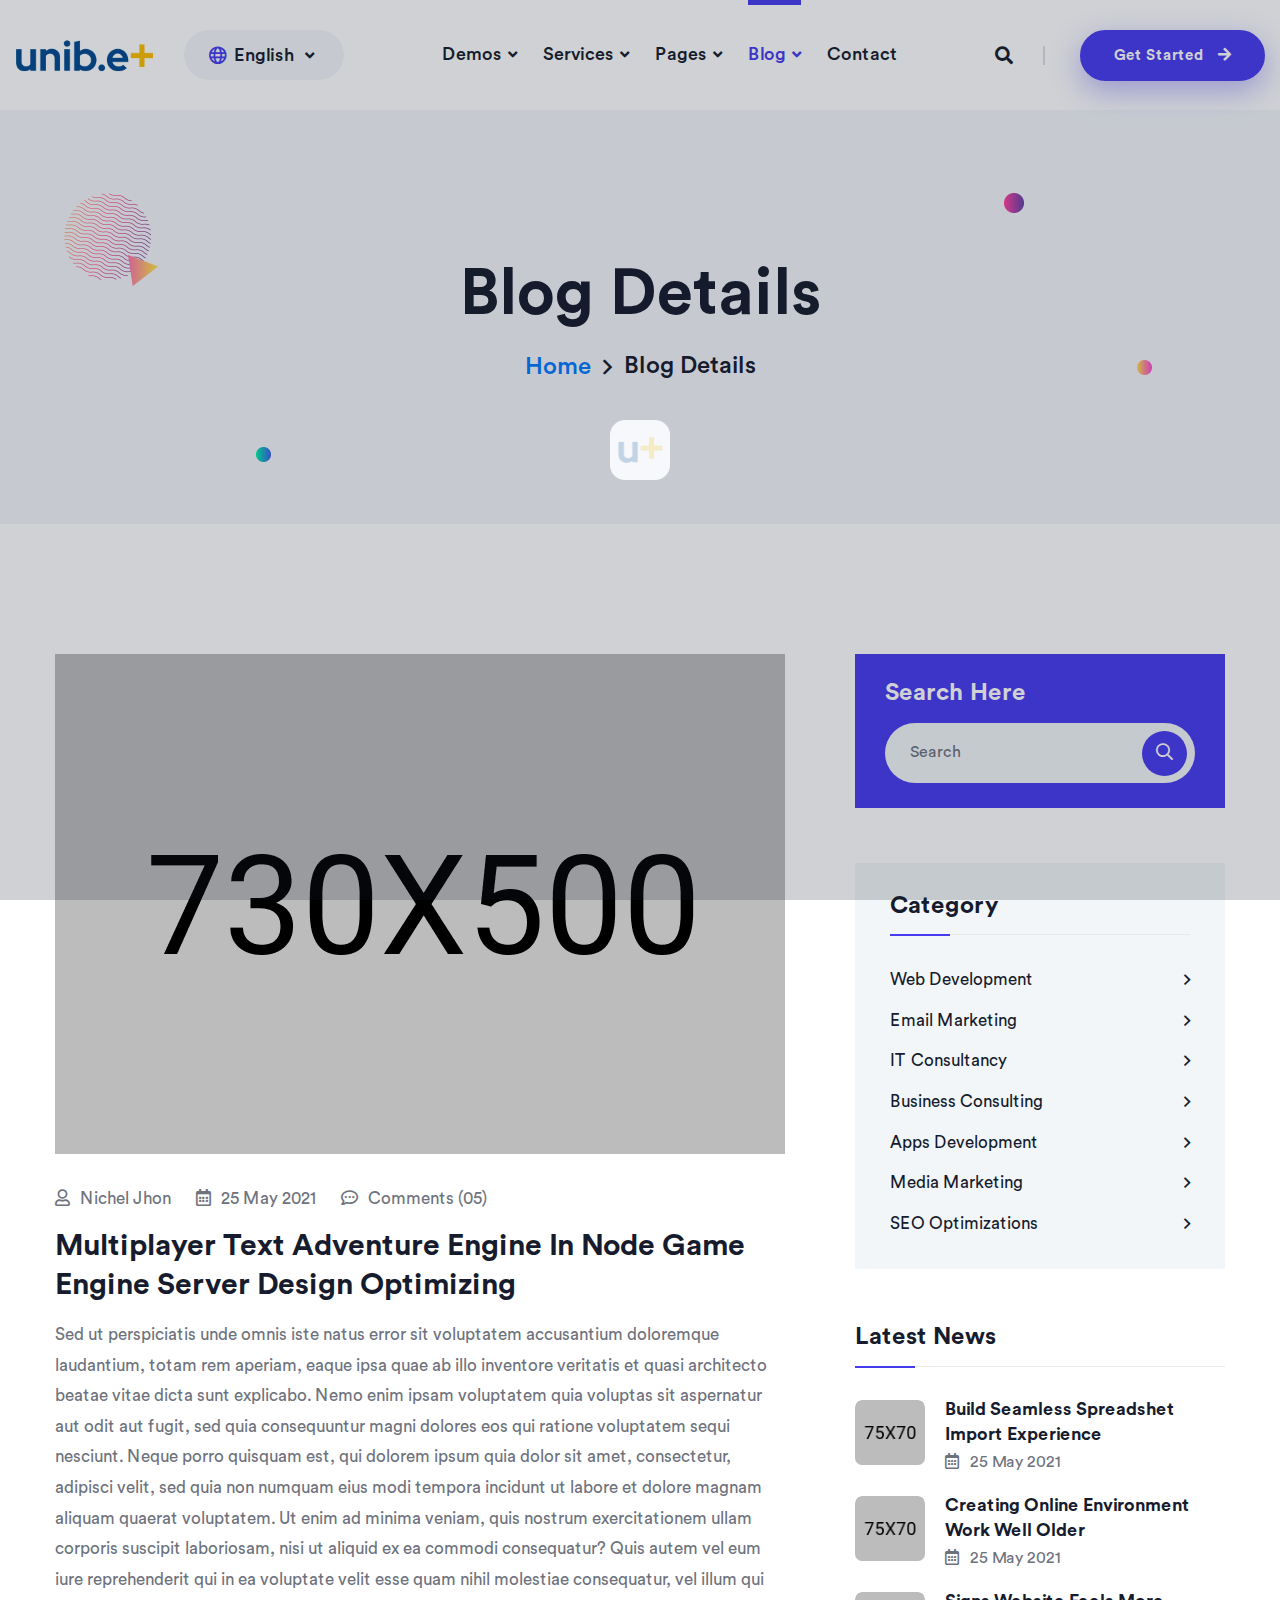
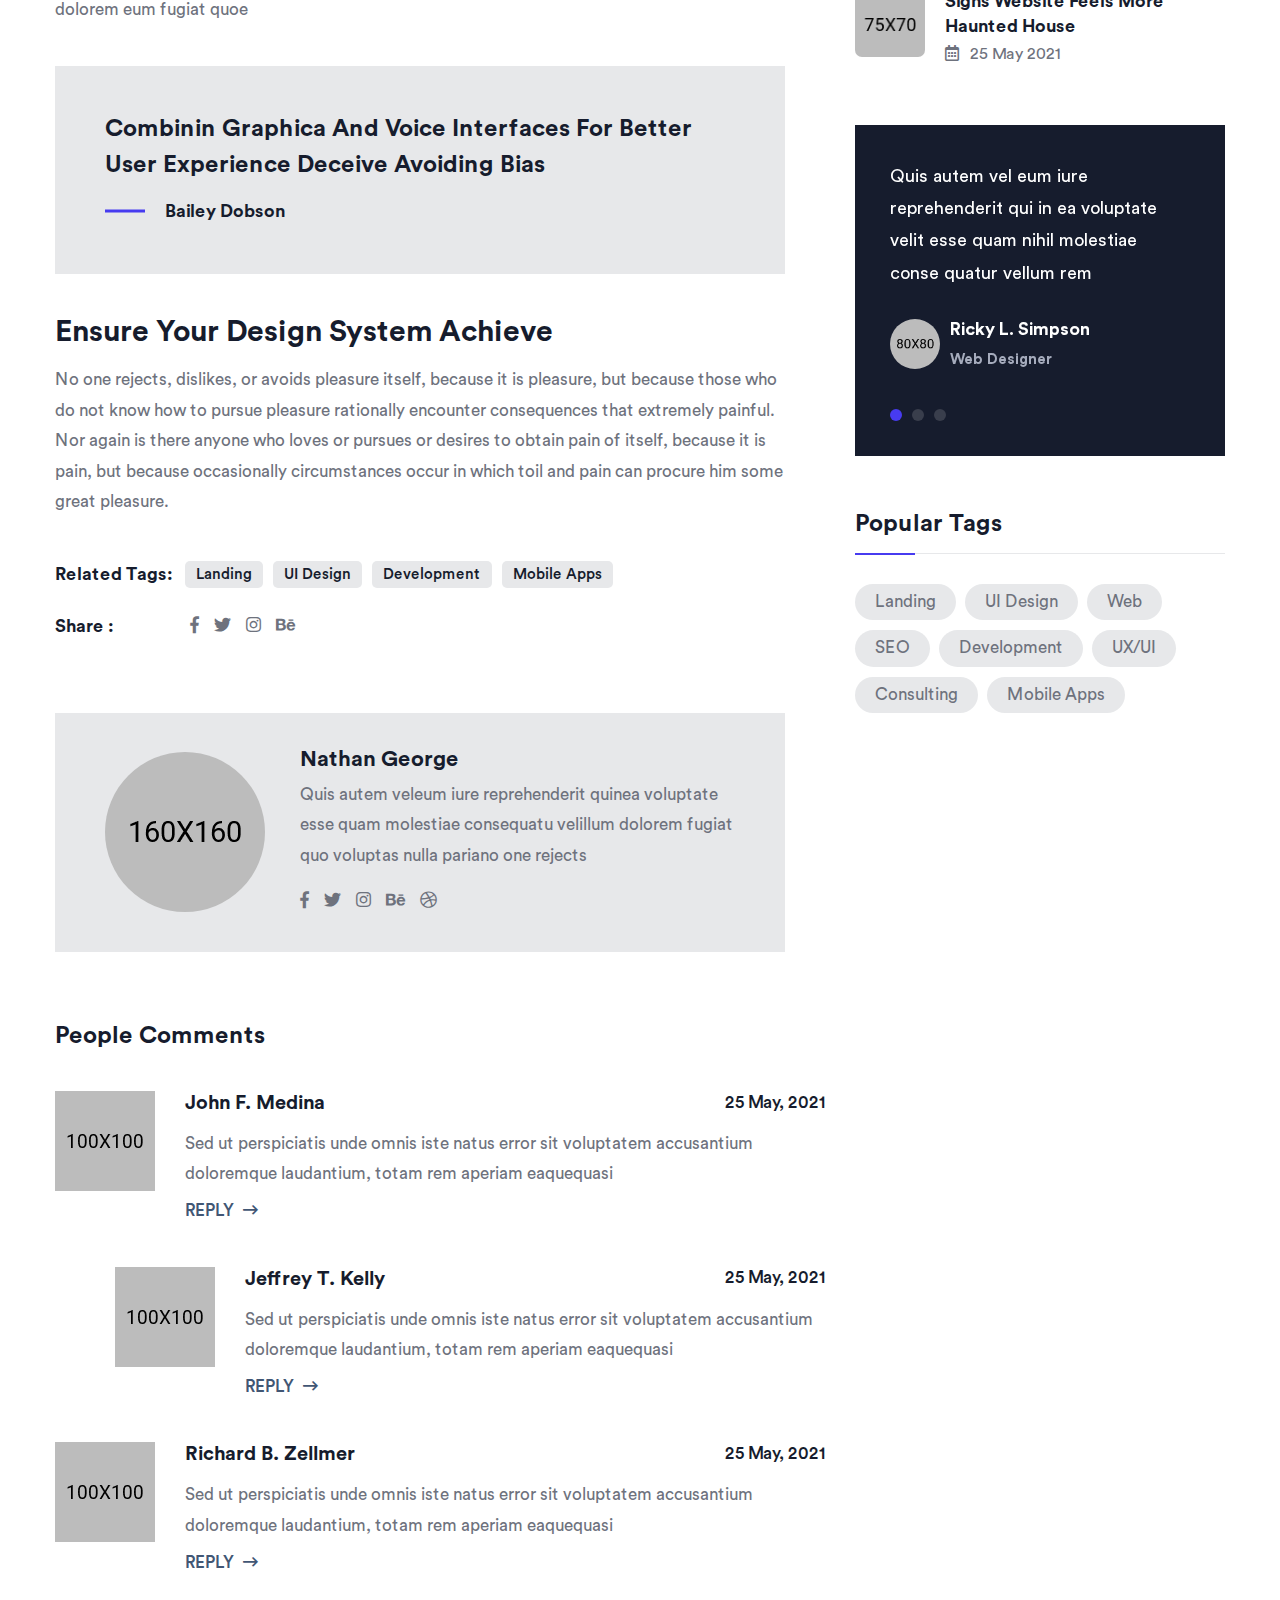
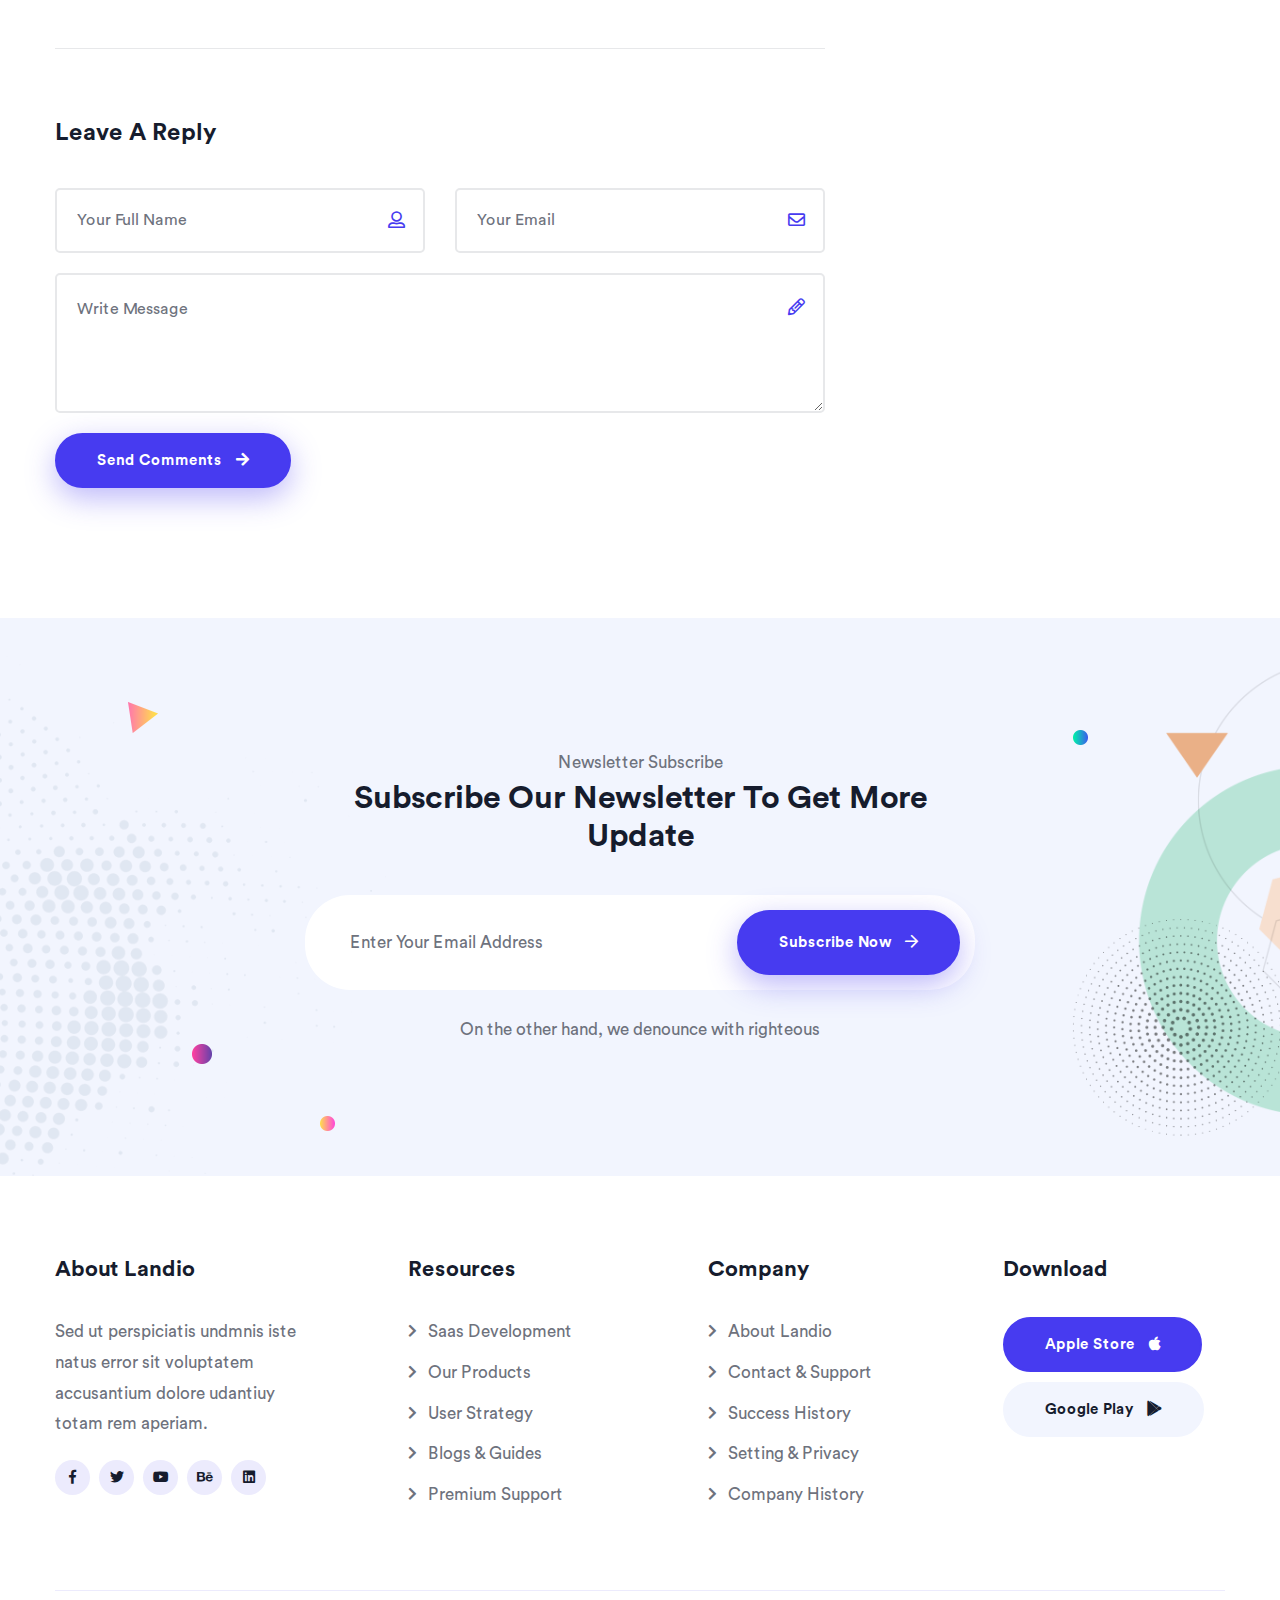
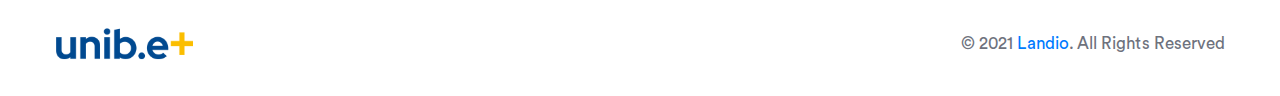
<file: docs-details copy.html>
<!DOCTYPE html>
<html lang="en">

<head>
    <meta charset="UTF-8">
    <meta http-equiv="X-UA-Compatible" content="IE=edge">
    <meta name="viewport" content="width=device-width, initial-scale=1.0">
    <title>Landio - Multipurpose Landing Page HTML Template || Blog Standard</title>

    <!--====== Favicon Icon ======-->
    <link rel="shortcut icon" href="assets/img/favicon.png" type="img/png" />
    <!--====== Bootstrap css ======-->
    <link rel="stylesheet" href="assets/css/bootstrap.min.css" />
    <!--====== Slick Slider ======-->
    <link rel="stylesheet" href="assets/css/slick.min.css" />
    <!--====== Magnific ======-->
    <link rel="stylesheet" href="assets/css/magnific-popup.min.css" />
    <!--====== Nice Select ======-->
    <link rel="stylesheet" href="assets/css/nice-select.min.css" />
    <!--====== Animate CSS ======-->
    <link rel="stylesheet" href="assets/css/animate.min.css" />
    <!--====== Jquery UI CSS ======-->
    <link rel="stylesheet" href="assets/css/jquery-ui.min.css" />
    <!--====== Font Awesome ======-->
    <link rel="stylesheet" href="assets/fonts/fontawesome/css/all.min.css" />
    <!--====== Flaticon ======-->
    <link rel="stylesheet" href="assets/fonts/flaticon/flaticon.css" />
    <!--====== Spacing Css ======-->
    <link rel="stylesheet" href="assets/css/spacing.min.css" />
    <!--====== Main Css ======-->
    <link rel="stylesheet" href="assets/css/style.css" />
    <!--====== Responsive CSS ======-->
    <link rel="stylesheet" href="assets/css/responsive.css" />
</head>

<body>
    <!--======= Start Preloader =======-->
    <div id="preloader">
        <img class="preloader-image" width="60" src="assets/img/preloader-logo.png" alt="preloader" />
    </div>
    <!--======= End Preloader =======-->

    <!--====== Start Header ======-->
    <header class="template-header navbar-center sticky-header">
        <div class="container-fluid container-1430">
            <div class="header-inner">
                <div class="header-left">
                    <div class="branding-and-language-selection">
                        <div class="brand-logo">
                            <a href="index.html">
                                <img src="assets/img/logo-1.png" alt="logo">
                            </a>
                        </div>
                        <div class="language-selection d-none d-md-block">
                            <select name="language">
                                <option value="en">English</option>
                                <option value="bn">Bangla</option>
                            </select>
                        </div>
                    </div>
                </div>
                <div class="header-center">
                    <nav class="nav-menu d-none d-xl-block">
                        <ul>
                            <li>
                                <a href="index.html">Demos</a>
                                <ul class="sub-menu">
                                    <li><a href="index.html">Homepage Sass</a></li>
                                    <li><a href="index-2.html">Homepage SEO</a></li>
                                    <li><a href="index-3.html">Homepage App</a></li>
                                    <li><a href="index-4.html">Homepage Chatbot</a></li>
                                    <li><a href="index-5.html">Homepage Consultant</a></li>
                                    <li><a href="index-6.html">Homepage Fintech</a></li>
                                    <li><a href="index-7.html">Homepage Software</a></li>
                                    <li><a href="index-8.html">Homepage E-Wallet</a></li>
                                    <li><a href="index-9.html">Homepage Webinar</a></li>
                                    <li><a href="index-10.html">Homepage Fitness</a></li>
                                    <li><a href="index-11.html">Homepage Digital</a></li>
                                </ul>
                            </li>
                            <li>
                                <a href="services.html">Services</a>
                                <ul class="sub-menu">
                                    <li><a href="services.html">Our Services</a></li>
                                    <li><a href="service-details.html">Service Details</a></li>
                                </ul>
                            </li>
                            <li>
                                <a href="#">Pages</a>
                                <ul class="sub-menu">
                                    <li><a href="about.html">About Us</a></li>
                                    <li><a href="team.html">Our Team</a></li>
                                    <li><a href="pricing.html">Pricing</a></li>
                                    <li>
                                        <a href="portfolio.html">Portfolio</a>
                                        <ul class="sub-menu">
                                            <li><a href="portfolio.html">Portfolio One</a></li>
                                            <li><a href="portfolio-2.html">Portfolio Two</a></li>
                                            <li><a href="portfolio-details.html">Portfolio Details</a></li>
                                        </ul>
                                    </li>
                                    <li>
                                        <a href="shop.html">Shop</a>
                                        <ul class="sub-menu">
                                            <li><a href="shop.html">Products</a></li>
                                            <li><a href="shop-details.html">Shop Details</a></li>
                                        </ul>
                                    </li>
                                    <li><a href="sign-in.html">Sign In</a></li>
                                    <li><a href="sign-up.html">Sign Up</a></li>
                                    <li><a href="coming-soon.html">Coming Soon</a></li>
                                    <li><a href="404.html">404</a></li>
                                </ul>
                            </li>
                            <li class="active">
                                <a href="blog-standard.html">Blog</a>
                                <ul class="sub-menu">
                                    <li><a href="blog-standard.html">Blog Standard</a></li>
                                    <li><a href="blog-details.html">Blog Details</a></li>
                                </ul>
                            </li>
                            <li>
                                <a href="contact.html">Contact</a>
                            </li>
                        </ul>
                    </nav>
                </div>
                <div class="header-right">
                    <ul class="header-extra">
                        <li class="d-none d-sm-block">
                            <a href="#" data-toggle="modal" data-target="#search-modal"
                                class="search-btn search-border-right">
                                <i class="fas fa-search"></i>
                            </a>
                        </li>
                        <li class="d-none d-lg-block">
                            <a href="services.html" class="template-btn">
                                Get Started <i class="fas fa-arrow-right"></i>
                            </a>
                        </li>
                        <li class="d-xl-none">
                            <a href="#" class="navbar-toggler">
                                <span></span>
                                <span></span>
                                <span></span>
                            </a>
                        </li>
                    </ul>
                </div>
            </div>
        </div>

        <!-- Start Mobile Slide Menu -->
        <div class="mobile-slide-panel">
            <div class="panel-overlay"></div>
            <div class="panel-inner">
                <div class="mobile-logo">
                    <a href="index.html">
                        <img src="assets/img/logo-1.png" alt="Landio">
                    </a>
                </div>
                <nav class="mobile-menu">
                    <ul>
                        <li>
                            <a href="index.html">Demos</a>
                            <ul class="sub-menu">
                                <li><a href="index.html">Homepage Sass</a></li>
                                <li><a href="index-2.html">Homepage SEO</a></li>
                                <li><a href="index-3.html">Homepage App</a></li>
                                <li><a href="index-4.html">Homepage Chatbot</a></li>
                                <li><a href="index-5.html">Homepage Consultant</a></li>
                                <li><a href="index-6.html">Homepage Fintech</a></li>
                                <li><a href="index-7.html">Homepage Software</a></li>
                                <li><a href="index-8.html">Homepage E-Wallet</a></li>
                                <li><a href="index-9.html">Homepage Webinar</a></li>
                                <li><a href="index-10.html">Homepage Fitness</a></li>
                                <li><a href="index-11.html">Homepage Digital</a></li>
                            </ul>
                        </li>
                        <li>
                            <a href="services.html">Services</a>
                            <ul class="sub-menu">
                                <li><a href="services.html">Our Services</a></li>
                                <li><a href="service-details.html">Service Details</a></li>
                            </ul>
                        </li>
                        <li>
                            <a href="#">Pages</a>
                            <ul class="sub-menu">
                                <li><a href="about.html">About Us</a></li>
                                <li><a href="team.html">Our Team</a></li>
                                <li><a href="pricing.html">Pricing</a></li>
                                <li>
                                    <a href="portfolio.html">Portfolio</a>
                                    <ul class="sub-menu">
                                        <li><a href="portfolio.html">Portfolio One</a></li>
                                        <li><a href="portfolio-2.html">Portfolio Two</a></li>
                                        <li><a href="portfolio-details.html">Portfolio Details</a></li>
                                    </ul>
                                </li>
                                <li>
                                    <a href="shop.html">Shop</a>
                                    <ul class="sub-menu">
                                        <li><a href="shop.html">Products</a></li>
                                        <li><a href="shop-details.html">Shop Details</a></li>
                                    </ul>
                                </li>
                                <li><a href="sign-in.html">Sign In</a></li>
                                <li><a href="sign-up.html">Sign Up</a></li>
                                <li><a href="coming-soon.html">Coming Soon</a></li>
                                <li><a href="404.html">404</a></li>
                            </ul>
                        </li>
                        <li class="active">
                            <a href="blog-standard.html">Blog</a>
                            <ul class="sub-menu">
                                <li><a href="blog-standard.html">Blog Standard</a></li>
                                <li><a href="blog-details.html">Blog Details</a></li>
                            </ul>
                        </li>
                        <li>
                            <a href="contact.html">Contact</a>
                        </li>
                    </ul>
                </nav>
                <a href="#" class="panel-close">
                    <i class="fal fa-times"></i>
                </a>
            </div>
        </div>
        <!-- End Mobile Slide Menu -->
    </header>
    <!--====== End Header ======-->

    <!-- Start Search From -->
    <div class="modal fade search-area" id="search-modal" tabindex="-1" role="dialog">
        <div class="modal-dialog" role="document">
            <div class="modal-content">
                <form>
                    <input type="text" placeholder="Search here...">
                    <button class="search-btn"><i class="fa fa-search"></i></button>
                </form>
            </div>
        </div>
    </div>
    <!-- End Search From -->

    <!--====== Page title area Start ======-->
    <section class="page-title-area">
        <div class="container">
            <div class="page-title-content text-center">
                <h1 class="page-title">Blog Details</h1>

                <ul class="breadcrumb-nav">
                    <li><a href="index.html">Home</a></li>
                    <li class="active">Blog Details</li>
                </ul>
            </div>
        </div>
        <div class="page-title-effect d-none d-md-block">
            <img class="particle-1 animate-zoom-fade" src="assets/img/particle/particle-1.png" alt="particle One">
            <img class="particle-2 animate-rotate-me" src="assets/img/particle/particle-2.png" alt="particle Two">
            <img class="particle-3 animate-float-bob-x" src="assets/img/particle/particle-3.png" alt="particle Three">
            <img class="particle-4 animate-float-bob-y" src="assets/img/particle/particle-4.png" alt="particle Four">
            <img class="particle-5 animate-float-bob-y" src="assets/img/particle/particle-5.png" alt="particle Five">
        </div>
    </section>
    <!--====== Page title area End ======-->

    <!--====== Start Blog Standard Loop ======-->
    <section class="blog-area p-t-130 p-b-130">
        <div class="container">
            <div class="row justify-content-center">
                <div class="col-lg-8">
                    <!-- Blog Content -->
                    <div class="blog-details-content p-r-40 p-r-lg-0">
                        <div class="post-thumbnail">
                            <img src="assets/img/blog/blog-standard-thumbnail-1.jpg" alt="blog thumbnail one">
                        </div>

                        <div class="post-content">
                            <ul class="post-meta">
                                <li><a href="#" class="post-meta"><i class="far fa-user"></i>Nichel Jhon</a></li>
                                <li><a href="#" class="post-meta"><i class="far fa-calendar-alt"></i>25 May 2021</a> </li>
                                <li><a href="#" class="post-meta"><i class="far fa-comment-dots"></i>Comments (05)</a></li>
                            </ul>
                            <h3 class="post-title">
                                <a href="blog-details.html">Multiplayer Text Adventure Engine In Node Game Engine Server Design Optimizing</a>
                            </h3>

                            <p>Sed ut perspiciatis unde omnis iste natus error sit voluptatem accusantium doloremque laudantium, totam rem aperiam, eaque ipsa quae ab illo inventore veritatis et quasi architecto beatae vitae dicta sunt explicabo. Nemo enim ipsam voluptatem quia voluptas sit aspernatur aut odit aut fugit, sed quia consequuntur magni dolores eos qui ratione voluptatem sequi nesciunt. Neque porro quisquam est, qui dolorem ipsum quia dolor sit amet, consectetur, adipisci velit, sed quia non numquam eius modi tempora incidunt ut labore et dolore magnam aliquam quaerat voluptatem. Ut enim ad minima veniam, quis nostrum exercitationem ullam corporis suscipit laboriosam, nisi ut aliquid ex ea commodi consequatur? Quis autem vel eum iure reprehenderit qui in ea voluptate velit esse quam nihil molestiae consequatur, vel illum qui dolorem eum fugiat quoe</p>

                            <blockquote class="blockquote">
                                <p>
                                    Combinin Graphica And Voice Interfaces For Better User Experience Deceive Avoiding Bias
                                </p>
                                <cite>Bailey Dobson</cite>
                            </blockquote>

                            <h4 class="post-subtitle">Ensure Your Design System Achieve</h4>

                            <p>
                                No one rejects, dislikes, or avoids pleasure itself, because it is pleasure, but because those who do not know how to pursue pleasure rationally encounter consequences that extremely painful. Nor again is there anyone who loves or pursues or desires to obtain pain of itself, because it is pain, but because occasionally circumstances occur in which toil and pain can procure him some great pleasure.
                            </p>
                        </div>
                        <div class="post-footer m-t-40">
                            <ul class="related-tags">
                                <li class="item-heading">Related Tags: </li>
                                <li><a href="#">Landing</a></li>
                                <li><a href="#">UI Design</a></li>
                                <li><a href="#">Development</a></li>
                                <li><a href="#">Mobile Apps</a></li>
                            </ul>
                            <ul class="social-links">
                                <li class="item-heading">Share :</li>
                                <li><a href="#"><i class="fab fa-facebook-f"></i></a></li>
                                <li><a href="#"><i class="fab fa-twitter"></i></a></li>
                                <li><a href="#"><i class="fab fa-instagram"></i></a></li>
                                <li><a href="#"><i class="fab fa-behance"></i></a></li>
                            </ul>

                            <div class="post-author-box">
                                <div class="author-thumbnail">
                                    <img src="assets/img/blog/author-thumbnail.jpg" alt="Post Author">
                                </div>
                                <div class="author-content">
                                    <h4 class="name">Nathan George</h4>
                                    <p>Quis autem veleum iure reprehenderit quinea voluptate esse quam molestiae consequatu velillum dolorem fugiat quo voluptas nulla pariano one rejects</p>
                                    <ul class="social-links">
                                        <li><a href="#"><i class="fab fa-facebook-f"></i></a></li>
                                        <li><a href="#"><i class="fab fa-twitter"></i></a></li>
                                        <li><a href="#"><i class="fab fa-instagram"></i></a></li>
                                        <li><a href="#"><i class="fab fa-behance"></i></a></li>
                                        <li><a href="#"><i class="fab fa-dribbble"></i></a></li>
                                    </ul>
                                </div>
                            </div>
                        </div>
                    </div>
                    <!-- Comments Template -->
                    <div class="comments-template">
                        <h4 class="template-title">People Comments</h4>

                        <ul class="comments-list">
                            <li class="comment">
                                <div class="comment-body">
                                    <div class="avatar">
                                        <img src="assets/img/blog/comment-avatar-1.jpg" alt="comment author one">
                                    </div>
                                    <div class="comment-content">
                                        <h5 class="author-name">
                                            John F. Medina
                                            <span class="date">25 May, 2021</span>
                                        </h5>

                                        <p>Sed ut perspiciatis unde omnis iste natus error sit voluptatem accusantium doloremque laudantium, totam rem aperiam eaquequasi</p>
                                        <a href="#comment-respond" class="reply">Reply</a>
                                    </div>
                                </div>
                                <ul class="children">
                                    <li>
                                        <div class="comment-body">
                                            <div class="avatar">
                                                <img src="assets/img/blog/comment-avatar-2.jpg" alt="comment author two">
                                            </div>
                                            <div class="comment-content">
                                                <h5 class="author-name">
                                                    Jeffrey T. Kelly
                                                    <span class="date">25 May, 2021</span>
                                                </h5>

                                                <p>Sed ut perspiciatis unde omnis iste natus error sit voluptatem accusantium doloremque laudantium, totam rem aperiam eaquequasi</p>
                                                <a href="#comment-respond" class="reply">Reply</a>
                                            </div>
                                        </div>
                                    </li>
                                </ul>
                            </li>
                            <li class="comment">
                                <div class="comment-body">
                                    <div class="avatar">
                                        <img src="assets/img/blog/comment-avatar-3.jpg" alt="comment author three">
                                    </div>
                                    <div class="comment-content">
                                        <h5 class="author-name">
                                            Richard B. Zellmer
                                            <span class="date">25 May, 2021</span>
                                        </h5>

                                        <p>Sed ut perspiciatis unde omnis iste natus error sit voluptatem accusantium doloremque laudantium, totam rem aperiam eaquequasi</p>
                                        <a href="#comment-respond" class="reply">Reply</a>
                                    </div>
                                </div>
                            </li>
                        </ul>

                        <div class="comments-respond" id="comment-respond">
                            <h4 class="template-title">Leave A Reply</h4>

                            <form>
                                <div class="row">
                                    <div class="col-md-6">
                                        <div class="input-field m-b-20">
                                            <input type="text" placeholder="Your Full Name" name="name" required="">
                                            <div class="icon">
                                                <i class="far fa-user-alt"></i>
                                            </div>
                                        </div>
                                    </div>
                                    <div class="col-md-6">
                                        <div class="input-field m-b-20">
                                            <input type="email" placeholder="Your Email " name="email" required="">
                                            <div class="icon">
                                                <i class="far fa-envelope"></i>
                                            </div>
                                        </div>
                                    </div>
                                    <div class="col-lg-12">
                                        <div class="input-field textarea-field m-b-20">
                                            <textarea placeholder="Write Message" name="message"></textarea>
                                            <div class="icon">
                                                <i class="far fa-pencil-alt"></i>
                                            </div>
                                        </div>
                                    </div>
                                    <div class="col-lg-12">
                                        <div class="input-field">
                                            <button class="template-btn">Send Comments <i class="fas fa-arrow-right"></i></button>
                                        </div>
                                    </div>
                                </div>
                            </form>
                        </div>
                    </div>
                </div>
                <div class="col-lg-4">
                    <div class="blog-sidebar m-t-md-80">
                        <div class="widget search-widget">
                            <h4>Search Here</h4>
                            <form>
                                <input type="search" placeholder="Search" name="search">
                                <button class="search-btn"><i class="far fa-search"></i></button>
                            </form>
                        </div>
                        <div class="widget category-widget">
                            <h4 class="widget-title">Category</h4>

                            <ul class="category-link">
                                <li><a href="#">Web Development</a></li>
                                <li><a href="#">Email Marketing</a></li>
                                <li><a href="#">IT Consultancy</a></li>
                                <li><a href="#">Business Consulting</a></li>
                                <li><a href="#">Apps Development</a></li>
                                <li><a href="#">Media Marketing</a></li>
                                <li><a href="#">SEO Optimizations</a></li>
                            </ul>
                        </div>
                        <div class="widget latest-post-widget">
                            <h4 class="widget-title">Latest News</h4>
                            <div class="popular-posts-wrapper">
                                <div class="popular-posts-item">
                                    <div class="popular-posts-thumbnail">
                                        <a href="blog-details.html">
                                            <img src="assets/img/blog/latest-post-thumbnail-1.jpg"
                                                alt="latest post one">
                                        </a>
                                    </div>
                                    <div class="popular-posts-item-content">
                                        <h5 class="popular-posts-title"><a href="blog-details.html">Build Seamless
                                                Spreadshet Import Experience</a></h5>
                                        <a href="#" class="posts-date"><i class="far fa-calendar-alt"></i> 25 May
                                            2021</a>
                                    </div>
                                </div>
                                <div class="popular-posts-item">
                                    <div class="popular-posts-thumbnail">
                                        <a href="blog-details.html">
                                            <img src="assets/img/blog/latest-post-thumbnail-2.jpg"
                                                alt="latest post two">
                                        </a>
                                    </div>
                                    <div class="popular-posts-item-content">
                                        <h5 class="popular-posts-title"><a href="blog-details.html">Creating Online
                                                Environment Work Well Older</a></h5>
                                        <a href="#" class="posts-date"><i class="far fa-calendar-alt"></i> 25 May
                                            2021</a>
                                    </div>
                                </div>
                                <div class="popular-posts-item">
                                    <div class="popular-posts-thumbnail">
                                        <a href="blog-details.html">
                                            <img src="assets/img/blog/latest-post-thumbnail-3.jpg"
                                                alt="latest post three">
                                        </a>
                                    </div>
                                    <div class="popular-posts-item-content">
                                        <h5 class="popular-posts-title"><a href="blog-details.html">Signs Website Feels
                                                More Haunted House</a></h5>
                                        <a href="#" class="posts-date"><i class="far fa-calendar-alt"></i> 25 May
                                            2021</a>
                                    </div>
                                </div>
                            </div>
                        </div>
                        <div class="widget testimonial-widget">
                            <div class="testimonial-widget-active">
                                <div class="single-testimonial">
                                    <p>Quis autem vel eum iure reprehenderit qui in ea voluptate velit esse quam nihil molestiae conse quatur vellum rem</p>

                                    <div class="author">
                                        <img src="assets/img/testimonial/author-1.png" alt="Author">
                                        <h6 class="name">
                                            Ricky L. Simpson
                                            <span class="position">Web designer</span>
                                        </h6>
                                    </div>
                                </div>
                                <div class="single-testimonial">
                                    <p>Quis autem vel eum iure reprehenderit qui in ea voluptate velit esse quam nihil molestiae conse quatur vellum rem</p>

                                    <div class="author">
                                        <img src="assets/img/testimonial/author-2.png" alt="Author">
                                        <h6 class="name">
                                            Ricky L. Simpson
                                            <span class="position">Web designer</span>
                                        </h6>
                                    </div>
                                </div>

                                <div class="single-testimonial">
                                    <p>Quis autem vel eum iure reprehenderit qui in ea voluptate velit esse quam nihil molestiae conse quatur vellum rem</p>

                                    <div class="author">
                                        <img src="assets/img/testimonial/author-3.png" alt="Author">
                                        <h6 class="name">
                                            Ricky L. Simpson
                                            <span class="position">Web designer</span>
                                        </h6>
                                    </div>
                                </div>
                            </div>
                        </div>
                        <div class="widget widget-tag-cloud">
                            <h4 class="widget-title">Popular Tags</h4>
                            <div class="tags">
                                <a href="#">Landing</a>
                                <a href="#">UI Design</a>
                                <a href="#">Web</a>
                                <a href="#">SEO</a>
                                <a href="#">Development</a>
                                <a href="#">UX/UI</a>
                                <a href="#">Consulting</a>
                                <a href="#">Mobile Apps</a>
                            </div>
                        </div>
                    </div>
                </div>
            </div>
        </div>
    </section>
    <!--====== End Blog Standard Loop ======-->

    <!--====== Newsletter Area Start ======-->
    <section class="newsletter-area bg-cover-center bg-soft-grey-color p-t-130 p-b-130" style="background-image: url(assets/img/particle/newsletter-bg.png);">
        <div class="container">
            <div class="row justify-content-center">
                <div class="col-lg-7">
                    <div class="newsletter-text">
                        <div class="common-heading-v1 text-center m-b-40 p-0 px-5">
                            <span class="tagline">Newsletter Subscribe</span>
                            <h2 class="title">Subscribe Our Newsletter To Get More Update</h2>
                        </div>

                        <form action="#" class="newsletter-form">
                            <div class="input-field">
                                <input type="email" placeholder="Enter Your Email Address">
                                <button class="template-btn">Subscribe Now <i class="far fa-arrow-right"></i></button>
                            </div>

                            <p class="text-center m-t-25">On the other hand, we denounce with righteous</p>
                        </form>
                    </div>
                </div>
            </div>
        </div>
        <div class="newsletter-particle-effect d-none d-md-block">
            <img class="particle-1 animate-float-bob-y" src="assets/img/particle/particle-2.png" alt="particle Two">
            <img class="particle-2 animate-zoominout" src="assets/img/particle/particle-3.png" alt="particle Three">
            <img class="particle-3 animate-zoominout" src="assets/img/particle/particle-4.png" alt="particle Four">
            <img class="particle-4 animate-zoominout" src="assets/img/particle/particle-5.png" alt="particle Five">
        </div>
    </section>
    <!--====== Newsletter Area End ======-->

    <!--====== Start Scroll To Top ======-->
    <a href="#" class="back-to-top" id="scroll-top">
        <i class="far fa-angle-up"></i>
    </a>
    <!--====== End Scroll To Top ======-->

    <!--====== Start Footer ======-->
    <footer class="template-footer">
        <div class="container">
            <div class="footer-widgets p-t-80 p-b-30">
                <div class="row">
                    <!-- Single Footer Widget -->
                    <div class="col-lg-3 col-md-6 col-sm-6">
                        <div class="widget text-block-widget">
                            <h5 class="widget-title">About Landio</h5>
                            <p>Sed ut perspiciatis undmnis iste natus error sit voluptatem accusantium dolore udantiuy
                                totam rem aperiam.</p>

                            <ul class="social-links m-t-20">
                                <li><a href="#"><i class="fab fa-facebook-f"></i></a></li>
                                <li><a href="#"><i class="fab fa-twitter"></i></a></li>
                                <li><a href="#"><i class="fab fa-youtube"></i></a></li>
                                <li><a href="#"><i class="fab fa-behance"></i></a></li>
                                <li><a href="#"><i class="fab fa-linkedin"></i></a></li>
                            </ul>
                        </div>
                    </div>
                    <!-- Single Footer Widget -->
                    <div class="col-lg-3 col-md-6 col-sm-6">
                        <div class="d-lg-flex justify-content-center">
                            <div class="widget nav-widget">
                                <h5 class="widget-title">Resources</h5>
                                <ul>
                                    <li><a href="about.html">Saas Development</a></li>
                                    <li><a href="about.html">Our Products</a></li>
                                    <li><a href="about.html">User Strategy</a></li>
                                    <li><a href="about.html">Blogs &amp; Guides</a></li>
                                    <li><a href="about.html">Premium Support</a></li>
                                </ul>
                            </div>
                        </div>
                    </div>
                    <!-- Single Footer Widget -->
                    <div class="col-lg-3 col-md-6 col-sm-6">
                        <div class="d-lg-flex justify-content-center">
                            <div class="widget nav-widget">
                                <h5 class="widget-title">Company</h5>
                                <ul>
                                    <li><a href="about.html">About Landio</a></li>
                                    <li><a href="about.html">Contact &amp; Support</a></li>
                                    <li><a href="services.html">Success History</a></li>
                                    <li><a href="services.html">Setting &amp; Privacy</a></li>
                                    <li><a href="services.html">Company History</a></li>
                                </ul>
                            </div>
                        </div>
                    </div>
                    <!-- Single Footer Widget -->
                    <div class="col-lg-3 col-md-6 col-sm-6">
                        <div class="widget pl-xl-5">
                            <h5 class="widget-title">Download</h5>
                            <ul>
                                <li class="m-b-10">
                                    <a href="services.html" class="template-btn shadow-none">
                                        Apple Store <i class="fab fa-apple"></i>
                                    </a>
                                </li>
                                <li>
                                    <a href="services.html" class="template-btn bg-soft-grey-color">
                                        Google Play <i class="fab fa-google-play"></i>
                                    </a>
                                </li>
                            </ul>
                        </div>
                    </div>
                </div>
            </div>
        </div>

        <div class="container">
            <div class="footer-copyright border-top-primary">
                <div class="row align-items-center justify-content-between">
                    <div class="col-sm-auto col-12">
                        <div class="copyright-logo text-center text-sm-left">
                            <img src="assets/img/logo-1.png" alt="Landio">
                        </div>
                    </div>
                    <div class="col-sm-auto col-12">
                        <p class="copyright-text text-center text-sm-right pt-4 pt-sm-0">
                            © 2021 <a href="#">Landio</a>. All Rights Reserved
                        </p>
                    </div>
                </div>
            </div>
        </div>
    </footer>
    <!--====== End Footer ======-->

    <!--====== Jquery ======-->
    <script src="assets/js/jquery-3.6.0.min.js"></script>
    <!--====== Bootstrap ======-->
    <script src="assets/js/bootstrap.min.js"></script>
    <!--====== Slick slider ======-->
    <script src="assets/js/slick.min.js"></script>
    <!--====== Magnific ======-->
    <script src="assets/js/jquery.magnific-popup.min.js"></script>
    <!--====== Isotope Js ======-->
    <script src="assets/js/isotope.pkgd.min.js"></script>
    <!--====== Jquery UI Js ======-->
    <script src="assets/js/jquery-ui.min.js"></script>
    <!--====== Inview ======-->
    <script src="assets/js/jquery.inview.min.js"></script>
    <!--====== Nice Select ======-->
    <script src="assets/js/jquery.nice-select.min.js"></script>
    <!--====== Wow ======-->
    <script src="assets/js/wow.min.js"></script>
    <!--====== Main JS ======-->
    <script src="assets/js/main.js"></script>
</body>

</html>
</file>
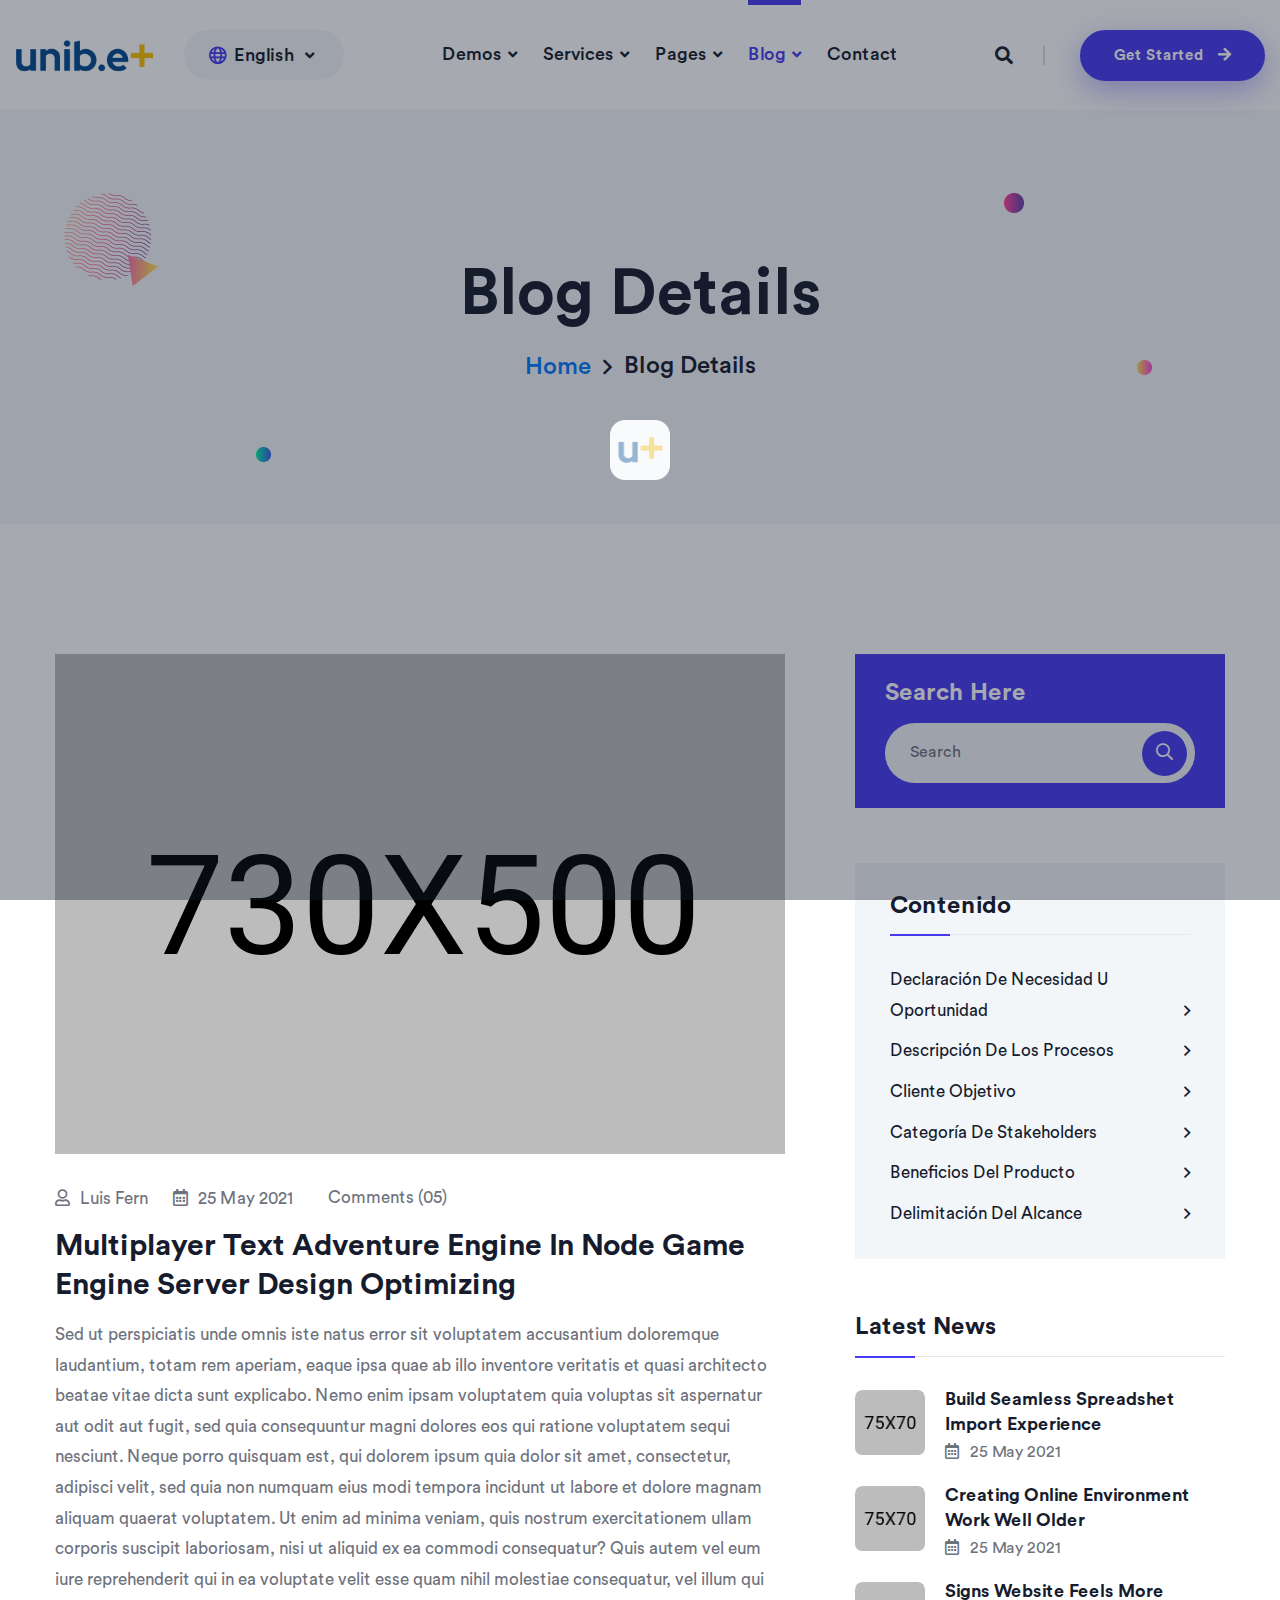
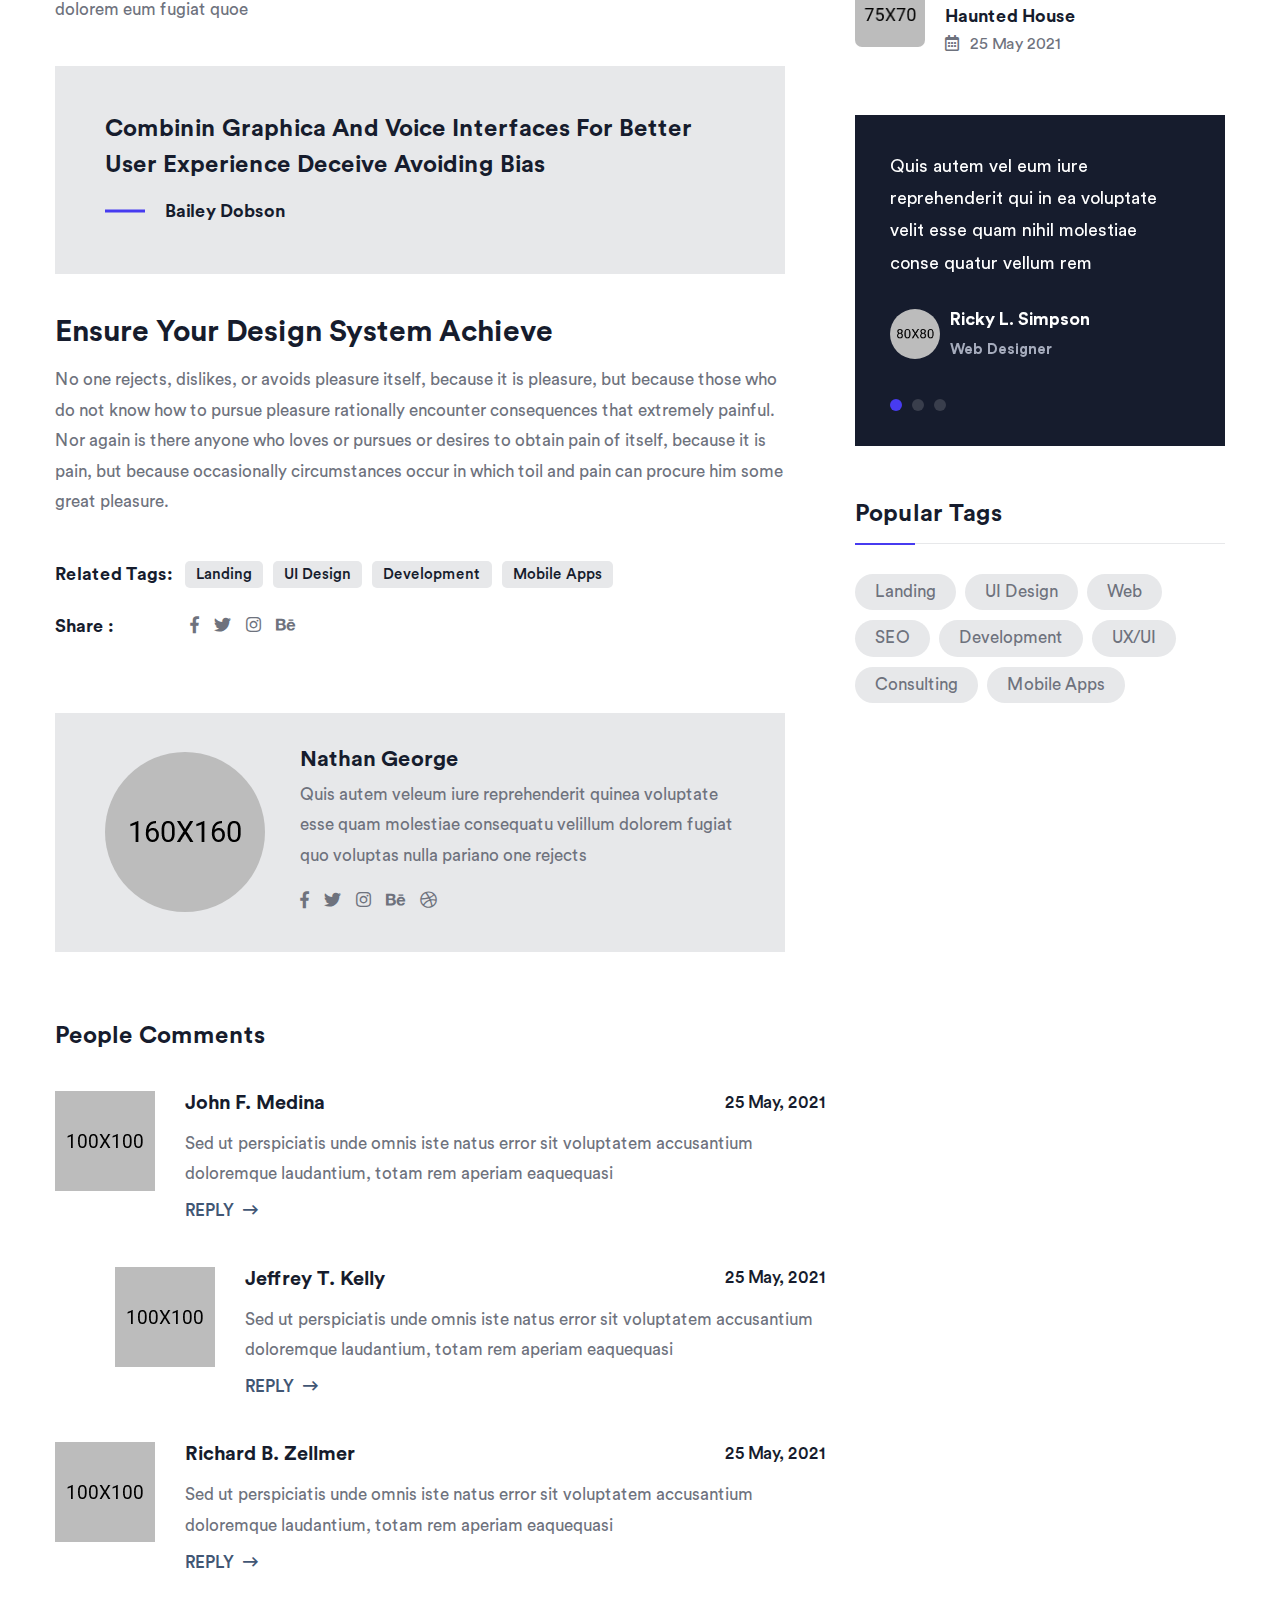
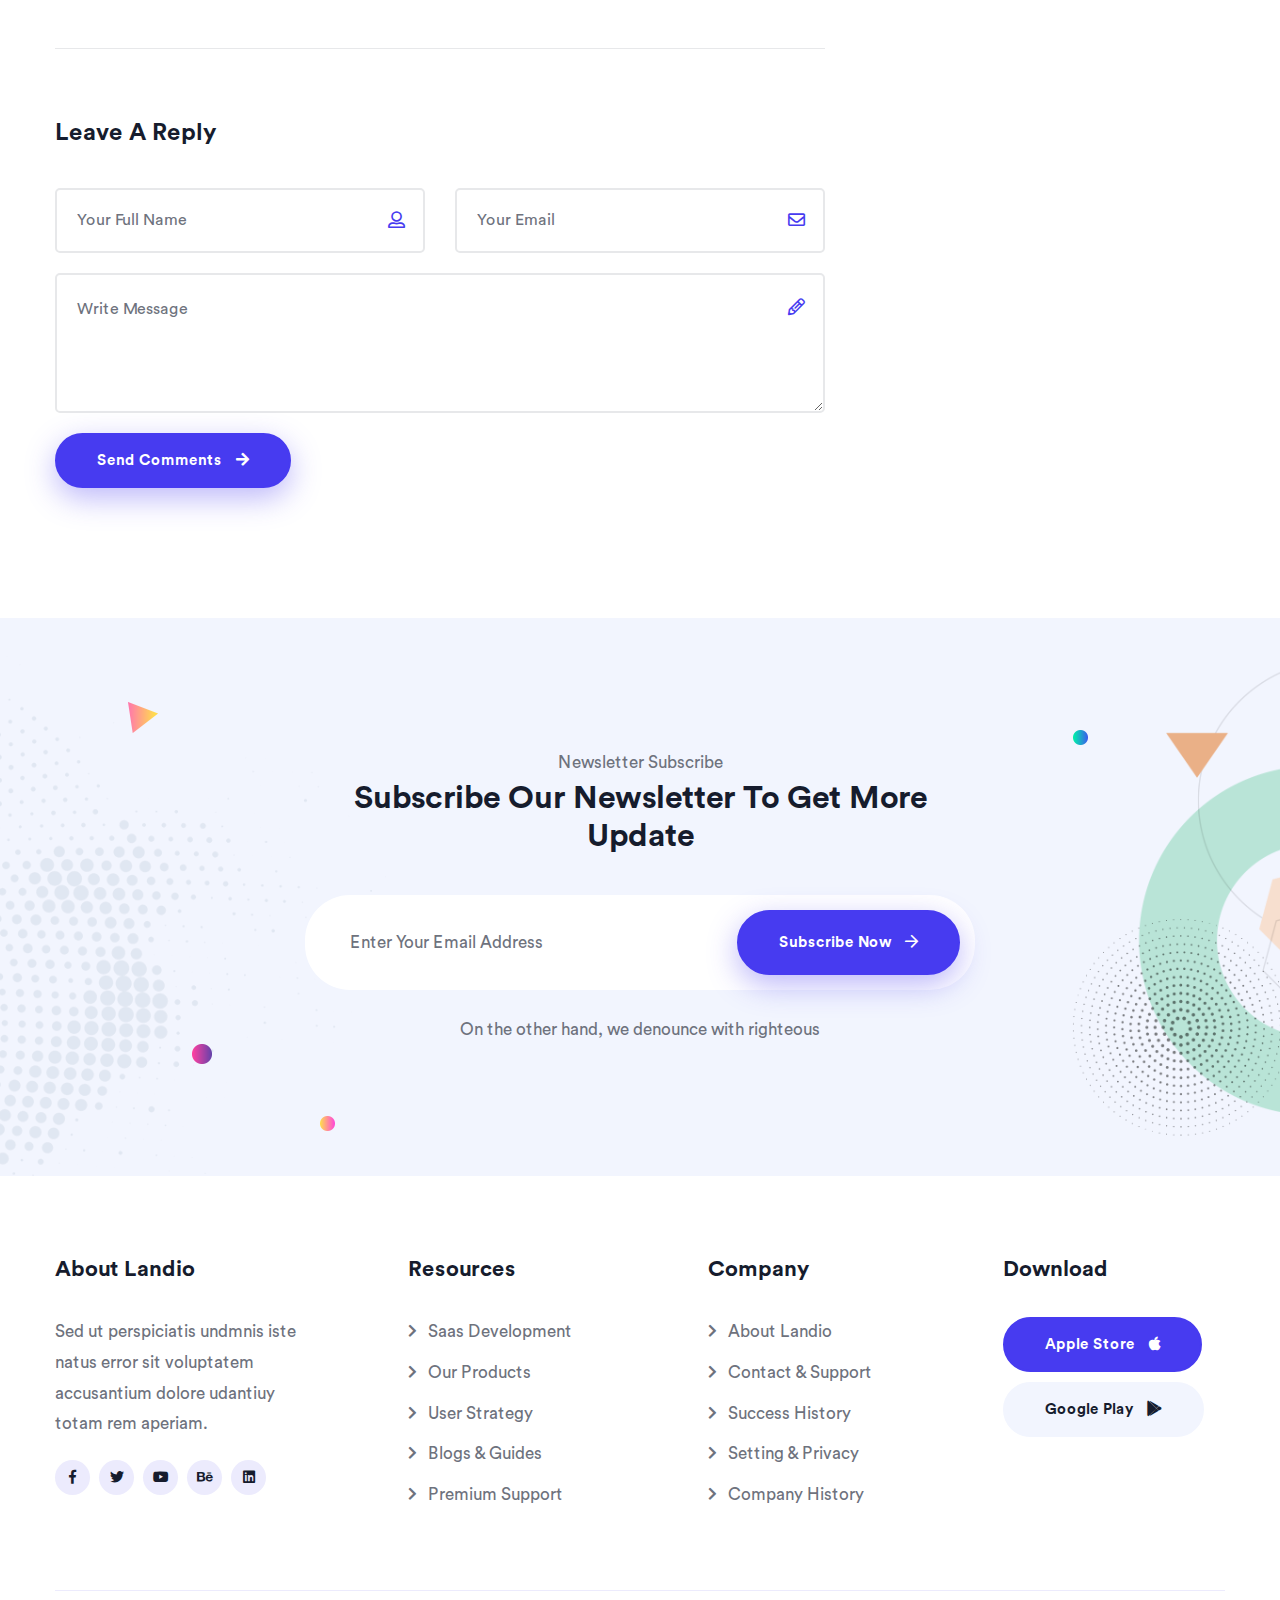
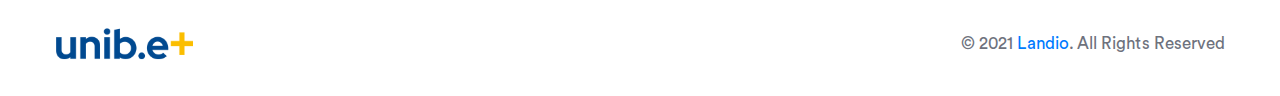
<file: docs-details.html>
<!DOCTYPE html>
<html lang="en">

<head>
    <meta charset="UTF-8">
    <meta http-equiv="X-UA-Compatible" content="IE=edge">
    <meta name="viewport" content="width=device-width, initial-scale=1.0">
    <title>Descripción Del Caso De Estudio | unibe+    </title>

    <!--====== Favicon Icon ======-->
    <link rel="shortcut icon" href="assets/img/favicon.png" type="img/png" />
    <!--====== Bootstrap css ======-->
    <link rel="stylesheet" href="assets/css/bootstrap.min.css" />
    <!--====== Slick Slider ======-->
    <link rel="stylesheet" href="assets/css/slick.min.css" />
    <!--====== Magnific ======-->
    <link rel="stylesheet" href="assets/css/magnific-popup.min.css" />
    <!--====== Nice Select ======-->
    <link rel="stylesheet" href="assets/css/nice-select.min.css" />
    <!--====== Animate CSS ======-->
    <link rel="stylesheet" href="assets/css/animate.min.css" />
    <!--====== Jquery UI CSS ======-->
    <link rel="stylesheet" href="assets/css/jquery-ui.min.css" />
    <!--====== Font Awesome ======-->
    <link rel="stylesheet" href="assets/fonts/fontawesome/css/all.min.css" />
    <!--====== Flaticon ======-->
    <link rel="stylesheet" href="assets/fonts/flaticon/flaticon.css" />
    <!--====== Spacing Css ======-->
    <link rel="stylesheet" href="assets/css/spacing.min.css" />
    <!--====== Main Css ======-->
    <link rel="stylesheet" href="assets/css/style.css" />
    <!--====== Responsive CSS ======-->
    <link rel="stylesheet" href="assets/css/responsive.css" />
</head>

<body>
    <!--======= Start Preloader =======-->
    <div id="preloader">
        <img class="preloader-image" width="60" src="assets/img/preloader-logo.png" alt="preloader" />
    </div>
    <!--======= End Preloader =======-->

    <!--====== Start Header ======-->
    <header class="template-header navbar-center sticky-header">
        <div class="container-fluid container-1430">
            <div class="header-inner">
                <div class="header-left">
                    <div class="branding-and-language-selection">
                        <div class="brand-logo">
                            <a href="index.html">
                                <img src="assets/img/logo-1.png" alt="logo">
                            </a>
                        </div>
                        <div class="language-selection d-none d-md-block">
                            <select name="language">
                                <option value="en">English</option>
                                <option value="bn">Bangla</option>
                            </select>
                        </div>
                    </div>
                </div>
                <div class="header-center">
                    <nav class="nav-menu d-none d-xl-block">
                        <ul>
                            <li>
                                <a href="index.html">Demos</a>
                                <ul class="sub-menu">
                                    <li><a href="index.html">Homepage Sass</a></li>
                                    <li><a href="index-2.html">Homepage SEO</a></li>
                                    <li><a href="index-3.html">Homepage App</a></li>
                                    <li><a href="index-4.html">Homepage Chatbot</a></li>
                                    <li><a href="index-5.html">Homepage Consultant</a></li>
                                    <li><a href="index-6.html">Homepage Fintech</a></li>
                                    <li><a href="index-7.html">Homepage Software</a></li>
                                    <li><a href="index-8.html">Homepage E-Wallet</a></li>
                                    <li><a href="index-9.html">Homepage Webinar</a></li>
                                    <li><a href="index-10.html">Homepage Fitness</a></li>
                                    <li><a href="index-11.html">Homepage Digital</a></li>
                                </ul>
                            </li>
                            <li>
                                <a href="services.html">Services</a>
                                <ul class="sub-menu">
                                    <li><a href="services.html">Our Services</a></li>
                                    <li><a href="service-details.html">Service Details</a></li>
                                </ul>
                            </li>
                            <li>
                                <a href="#">Pages</a>
                                <ul class="sub-menu">
                                    <li><a href="about.html">About Us</a></li>
                                    <li><a href="team.html">Our Team</a></li>
                                    <li><a href="pricing.html">Pricing</a></li>
                                    <li>
                                        <a href="portfolio.html">Portfolio</a>
                                        <ul class="sub-menu">
                                            <li><a href="portfolio.html">Portfolio One</a></li>
                                            <li><a href="portfolio-2.html">Portfolio Two</a></li>
                                            <li><a href="portfolio-details.html">Portfolio Details</a></li>
                                        </ul>
                                    </li>
                                    <li>
                                        <a href="shop.html">Shop</a>
                                        <ul class="sub-menu">
                                            <li><a href="shop.html">Products</a></li>
                                            <li><a href="shop-details.html">Shop Details</a></li>
                                        </ul>
                                    </li>
                                    <li><a href="sign-in.html">Sign In</a></li>
                                    <li><a href="sign-up.html">Sign Up</a></li>
                                    <li><a href="coming-soon.html">Coming Soon</a></li>
                                    <li><a href="404.html">404</a></li>
                                </ul>
                            </li>
                            <li class="active">
                                <a href="blog-standard.html">Blog</a>
                                <ul class="sub-menu">
                                    <li><a href="blog-standard.html">Blog Standard</a></li>
                                    <li><a href="blog-details.html">Blog Details</a></li>
                                </ul>
                            </li>
                            <li>
                                <a href="contact.html">Contact</a>
                            </li>
                        </ul>
                    </nav>
                </div>
                <div class="header-right">
                    <ul class="header-extra">
                        <li class="d-none d-sm-block">
                            <a href="#" data-toggle="modal" data-target="#search-modal"
                                class="search-btn search-border-right">
                                <i class="fas fa-search"></i>
                            </a>
                        </li>
                        <li class="d-none d-lg-block">
                            <a href="services.html" class="template-btn">
                                Get Started <i class="fas fa-arrow-right"></i>
                            </a>
                        </li>
                        <li class="d-xl-none">
                            <a href="#" class="navbar-toggler">
                                <span></span>
                                <span></span>
                                <span></span>
                            </a>
                        </li>
                    </ul>
                </div>
            </div>
        </div>

        <!-- Start Mobile Slide Menu -->
        <div class="mobile-slide-panel">
            <div class="panel-overlay"></div>
            <div class="panel-inner">
                <div class="mobile-logo">
                    <a href="index.html">
                        <img src="assets/img/logo-1.png" alt="Landio">
                    </a>
                </div>
                <nav class="mobile-menu">
                    <ul>
                        <li>
                            <a href="index.html">Demos</a>
                            <ul class="sub-menu">
                                <li><a href="index.html">Homepage Sass</a></li>
                                <li><a href="index-2.html">Homepage SEO</a></li>
                                <li><a href="index-3.html">Homepage App</a></li>
                                <li><a href="index-4.html">Homepage Chatbot</a></li>
                                <li><a href="index-5.html">Homepage Consultant</a></li>
                                <li><a href="index-6.html">Homepage Fintech</a></li>
                                <li><a href="index-7.html">Homepage Software</a></li>
                                <li><a href="index-8.html">Homepage E-Wallet</a></li>
                                <li><a href="index-9.html">Homepage Webinar</a></li>
                                <li><a href="index-10.html">Homepage Fitness</a></li>
                                <li><a href="index-11.html">Homepage Digital</a></li>
                            </ul>
                        </li>
                        <li>
                            <a href="services.html">Services</a>
                            <ul class="sub-menu">
                                <li><a href="services.html">Our Services</a></li>
                                <li><a href="service-details.html">Service Details</a></li>
                            </ul>
                        </li>
                        <li>
                            <a href="#">Pages</a>
                            <ul class="sub-menu">
                                <li><a href="about.html">About Us</a></li>
                                <li><a href="team.html">Our Team</a></li>
                                <li><a href="pricing.html">Pricing</a></li>
                                <li>
                                    <a href="portfolio.html">Portfolio</a>
                                    <ul class="sub-menu">
                                        <li><a href="portfolio.html">Portfolio One</a></li>
                                        <li><a href="portfolio-2.html">Portfolio Two</a></li>
                                        <li><a href="portfolio-details.html">Portfolio Details</a></li>
                                    </ul>
                                </li>
                                <li>
                                    <a href="shop.html">Shop</a>
                                    <ul class="sub-menu">
                                        <li><a href="shop.html">Products</a></li>
                                        <li><a href="shop-details.html">Shop Details</a></li>
                                    </ul>
                                </li>
                                <li><a href="sign-in.html">Sign In</a></li>
                                <li><a href="sign-up.html">Sign Up</a></li>
                                <li><a href="coming-soon.html">Coming Soon</a></li>
                                <li><a href="404.html">404</a></li>
                            </ul>
                        </li>
                        <li class="active">
                            <a href="blog-standard.html">Blog</a>
                            <ul class="sub-menu">
                                <li><a href="blog-standard.html">Blog Standard</a></li>
                                <li><a href="blog-details.html">Blog Details</a></li>
                            </ul>
                        </li>
                        <li>
                            <a href="contact.html">Contact</a>
                        </li>
                    </ul>
                </nav>
                <a href="#" class="panel-close">
                    <i class="fal fa-times"></i>
                </a>
            </div>
        </div>
        <!-- End Mobile Slide Menu -->
    </header>
    <!--====== End Header ======-->

    <!-- Start Search From -->
    <div class="modal fade search-area" id="search-modal" tabindex="-1" role="dialog">
        <div class="modal-dialog" role="document">
            <div class="modal-content">
                <form>
                    <input type="text" placeholder="Search here...">
                    <button class="search-btn"><i class="fa fa-search"></i></button>
                </form>
            </div>
        </div>
    </div>
    <!-- End Search From -->

    <!--====== Page title area Start ======-->
    <section class="page-title-area">
        <div class="container">
            <div class="page-title-content text-center">
                <h1 class="page-title">Blog Details</h1>

                <ul class="breadcrumb-nav">
                    <li><a href="index.html">Home</a></li>
                    <li class="active">Blog Details</li>
                </ul>
            </div>
        </div>
        <div class="page-title-effect d-none d-md-block">
            <img class="particle-1 animate-zoom-fade" src="assets/img/particle/particle-1.png" alt="particle One">
            <img class="particle-2 animate-rotate-me" src="assets/img/particle/particle-2.png" alt="particle Two">
            <img class="particle-3 animate-float-bob-x" src="assets/img/particle/particle-3.png" alt="particle Three">
            <img class="particle-4 animate-float-bob-y" src="assets/img/particle/particle-4.png" alt="particle Four">
            <img class="particle-5 animate-float-bob-y" src="assets/img/particle/particle-5.png" alt="particle Five">
        </div>
    </section>
    <!--====== Page title area End ======-->

    <!--====== Start Blog Standard Loop ======-->
    <section class="blog-area p-t-130 p-b-130">
        <div class="container">
            <div class="row justify-content-center">
                <div class="col-lg-8">
                    <!-- Blog Content -->
                    <div class="blog-details-content p-r-40 p-r-lg-0">
                        <div class="post-thumbnail">
                            <img src="assets/img/blog/blog-standard-thumbnail-1.jpg" alt="blog thumbnail one">
                        </div>

                        <div class="post-content">
                            <ul class="post-meta">
                                <li><a href="#" class="post-meta"><i class="far fa-user"></i>Luis Fern</a></li>
                                <li><a href="#" class="post-meta"><i class="far fa-calendar-alt"></i>25 May 2021</a> </li>
                                <li><a href="#" class="post-meta"><i class="far fa-boo"></i>Comments (05)</a></li>
                            </ul>
                            <h3 class="post-title">
                                <a href="blog-details.html">Multiplayer Text Adventure Engine In Node Game Engine Server Design Optimizing</a>
                            </h3>

                            <p>Sed ut perspiciatis unde omnis iste natus error sit voluptatem accusantium doloremque laudantium, totam rem aperiam, eaque ipsa quae ab illo inventore veritatis et quasi architecto beatae vitae dicta sunt explicabo. Nemo enim ipsam voluptatem quia voluptas sit aspernatur aut odit aut fugit, sed quia consequuntur magni dolores eos qui ratione voluptatem sequi nesciunt. Neque porro quisquam est, qui dolorem ipsum quia dolor sit amet, consectetur, adipisci velit, sed quia non numquam eius modi tempora incidunt ut labore et dolore magnam aliquam quaerat voluptatem. Ut enim ad minima veniam, quis nostrum exercitationem ullam corporis suscipit laboriosam, nisi ut aliquid ex ea commodi consequatur? Quis autem vel eum iure reprehenderit qui in ea voluptate velit esse quam nihil molestiae consequatur, vel illum qui dolorem eum fugiat quoe</p>

                            <blockquote class="blockquote">
                                <p>
                                    Combinin Graphica And Voice Interfaces For Better User Experience Deceive Avoiding Bias
                                </p>
                                <cite>Bailey Dobson</cite>
                            </blockquote>

                            <h4 class="post-subtitle">Ensure Your Design System Achieve</h4>

                            <p>
                                No one rejects, dislikes, or avoids pleasure itself, because it is pleasure, but because those who do not know how to pursue pleasure rationally encounter consequences that extremely painful. Nor again is there anyone who loves or pursues or desires to obtain pain of itself, because it is pain, but because occasionally circumstances occur in which toil and pain can procure him some great pleasure.
                            </p>
                        </div>
                        <div class="post-footer m-t-40">
                            <ul class="related-tags">
                                <li class="item-heading">Related Tags: </li>
                                <li><a href="#">Landing</a></li>
                                <li><a href="#">UI Design</a></li>
                                <li><a href="#">Development</a></li>
                                <li><a href="#">Mobile Apps</a></li>
                            </ul>
                            <ul class="social-links">
                                <li class="item-heading">Share :</li>
                                <li><a href="#"><i class="fab fa-facebook-f"></i></a></li>
                                <li><a href="#"><i class="fab fa-twitter"></i></a></li>
                                <li><a href="#"><i class="fab fa-instagram"></i></a></li>
                                <li><a href="#"><i class="fab fa-behance"></i></a></li>
                            </ul>

                            <div class="post-author-box">
                                <div class="author-thumbnail">
                                    <img src="assets/img/blog/author-thumbnail.jpg" alt="Post Author">
                                </div>
                                <div class="author-content">
                                    <h4 class="name">Nathan George</h4>
                                    <p>Quis autem veleum iure reprehenderit quinea voluptate esse quam molestiae consequatu velillum dolorem fugiat quo voluptas nulla pariano one rejects</p>
                                    <ul class="social-links">
                                        <li><a href="#"><i class="fab fa-facebook-f"></i></a></li>
                                        <li><a href="#"><i class="fab fa-twitter"></i></a></li>
                                        <li><a href="#"><i class="fab fa-instagram"></i></a></li>
                                        <li><a href="#"><i class="fab fa-behance"></i></a></li>
                                        <li><a href="#"><i class="fab fa-dribbble"></i></a></li>
                                    </ul>
                                </div>
                            </div>
                        </div>
                    </div>
                    <!-- Comments Template -->
                    <div class="comments-template">
                        <h4 class="template-title">People Comments</h4>

                        <ul class="comments-list">
                            <li class="comment">
                                <div class="comment-body">
                                    <div class="avatar">
                                        <img src="assets/img/blog/comment-avatar-1.jpg" alt="comment author one">
                                    </div>
                                    <div class="comment-content">
                                        <h5 class="author-name">
                                            John F. Medina
                                            <span class="date">25 May, 2021</span>
                                        </h5>

                                        <p>Sed ut perspiciatis unde omnis iste natus error sit voluptatem accusantium doloremque laudantium, totam rem aperiam eaquequasi</p>
                                        <a href="#comment-respond" class="reply">Reply</a>
                                    </div>
                                </div>
                                <ul class="children">
                                    <li>
                                        <div class="comment-body">
                                            <div class="avatar">
                                                <img src="assets/img/blog/comment-avatar-2.jpg" alt="comment author two">
                                            </div>
                                            <div class="comment-content">
                                                <h5 class="author-name">
                                                    Jeffrey T. Kelly
                                                    <span class="date">25 May, 2021</span>
                                                </h5>

                                                <p>Sed ut perspiciatis unde omnis iste natus error sit voluptatem accusantium doloremque laudantium, totam rem aperiam eaquequasi</p>
                                                <a href="#comment-respond" class="reply">Reply</a>
                                            </div>
                                        </div>
                                    </li>
                                </ul>
                            </li>
                            <li class="comment">
                                <div class="comment-body">
                                    <div class="avatar">
                                        <img src="assets/img/blog/comment-avatar-3.jpg" alt="comment author three">
                                    </div>
                                    <div class="comment-content">
                                        <h5 class="author-name">
                                            Richard B. Zellmer
                                            <span class="date">25 May, 2021</span>
                                        </h5>

                                        <p>Sed ut perspiciatis unde omnis iste natus error sit voluptatem accusantium doloremque laudantium, totam rem aperiam eaquequasi</p>
                                        <a href="#comment-respond" class="reply">Reply</a>
                                    </div>
                                </div>
                            </li>
                        </ul>

                        <div class="comments-respond" id="comment-respond">
                            <h4 class="template-title">Leave A Reply</h4>

                            <form>
                                <div class="row">
                                    <div class="col-md-6">
                                        <div class="input-field m-b-20">
                                            <input type="text" placeholder="Your Full Name" name="name" required="">
                                            <div class="icon">
                                                <i class="far fa-user-alt"></i>
                                            </div>
                                        </div>
                                    </div>
                                    <div class="col-md-6">
                                        <div class="input-field m-b-20">
                                            <input type="email" placeholder="Your Email " name="email" required="">
                                            <div class="icon">
                                                <i class="far fa-envelope"></i>
                                            </div>
                                        </div>
                                    </div>
                                    <div class="col-lg-12">
                                        <div class="input-field textarea-field m-b-20">
                                            <textarea placeholder="Write Message" name="message"></textarea>
                                            <div class="icon">
                                                <i class="far fa-pencil-alt"></i>
                                            </div>
                                        </div>
                                    </div>
                                    <div class="col-lg-12">
                                        <div class="input-field">
                                            <button class="template-btn">Send Comments <i class="fas fa-arrow-right"></i></button>
                                        </div>
                                    </div>
                                </div>
                            </form>
                        </div>
                    </div>
                </div>
                <div class="col-lg-4">
                    <div class="blog-sidebar m-t-md-80">
                        <div class="widget search-widget">
                            <h4>Search Here</h4>
                            <form>
                                <input type="search" placeholder="Search" name="search">
                                <button class="search-btn"><i class="far fa-search"></i></button>
                            </form>
                        </div>
                        <div class="widget category-widget">
                            <h4 class="widget-title">Contenido</h4>

                            <ul class="category-link">
                                <li><a href="#">Declaración de necesidad u oportunidad</a></li>
                                <li><a href="#">Descripción de los procesos</a></li>
                                <li><a href="#">Cliente Objetivo</a></li>
                                <li><a href="#">Categoría de Stakeholders</a></li>
                                <li><a href="#">Beneficios del Producto</a></li>
                                <li><a href="#">Delimitación del alcance</a></li>
                            </ul>
                        </div>
                        <div class="widget latest-post-widget">
                            <h4 class="widget-title">Latest News</h4>
                            <div class="popular-posts-wrapper">
                                <div class="popular-posts-item">
                                    <div class="popular-posts-thumbnail">
                                        <a href="blog-details.html">
                                            <img src="assets/img/blog/latest-post-thumbnail-1.jpg"
                                                alt="latest post one">
                                        </a>
                                    </div>
                                    <div class="popular-posts-item-content">
                                        <h5 class="popular-posts-title"><a href="blog-details.html">Build Seamless
                                                Spreadshet Import Experience</a></h5>
                                        <a href="#" class="posts-date"><i class="far fa-calendar-alt"></i> 25 May
                                            2021</a>
                                    </div>
                                </div>
                                <div class="popular-posts-item">
                                    <div class="popular-posts-thumbnail">
                                        <a href="blog-details.html">
                                            <img src="assets/img/blog/latest-post-thumbnail-2.jpg"
                                                alt="latest post two">
                                        </a>
                                    </div>
                                    <div class="popular-posts-item-content">
                                        <h5 class="popular-posts-title"><a href="blog-details.html">Creating Online
                                                Environment Work Well Older</a></h5>
                                        <a href="#" class="posts-date"><i class="far fa-calendar-alt"></i> 25 May
                                            2021</a>
                                    </div>
                                </div>
                                <div class="popular-posts-item">
                                    <div class="popular-posts-thumbnail">
                                        <a href="blog-details.html">
                                            <img src="assets/img/blog/latest-post-thumbnail-3.jpg"
                                                alt="latest post three">
                                        </a>
                                    </div>
                                    <div class="popular-posts-item-content">
                                        <h5 class="popular-posts-title"><a href="blog-details.html">Signs Website Feels
                                                More Haunted House</a></h5>
                                        <a href="#" class="posts-date"><i class="far fa-calendar-alt"></i> 25 May
                                            2021</a>
                                    </div>
                                </div>
                            </div>
                        </div>
                        <div class="widget testimonial-widget">
                            <div class="testimonial-widget-active">
                                <div class="single-testimonial">
                                    <p>Quis autem vel eum iure reprehenderit qui in ea voluptate velit esse quam nihil molestiae conse quatur vellum rem</p>

                                    <div class="author">
                                        <img src="assets/img/testimonial/author-1.png" alt="Author">
                                        <h6 class="name">
                                            Ricky L. Simpson
                                            <span class="position">Web designer</span>
                                        </h6>
                                    </div>
                                </div>
                                <div class="single-testimonial">
                                    <p>Quis autem vel eum iure reprehenderit qui in ea voluptate velit esse quam nihil molestiae conse quatur vellum rem</p>

                                    <div class="author">
                                        <img src="assets/img/testimonial/author-2.png" alt="Author">
                                        <h6 class="name">
                                            Ricky L. Simpson
                                            <span class="position">Web designer</span>
                                        </h6>
                                    </div>
                                </div>

                                <div class="single-testimonial">
                                    <p>Quis autem vel eum iure reprehenderit qui in ea voluptate velit esse quam nihil molestiae conse quatur vellum rem</p>

                                    <div class="author">
                                        <img src="assets/img/testimonial/author-3.png" alt="Author">
                                        <h6 class="name">
                                            Ricky L. Simpson
                                            <span class="position">Web designer</span>
                                        </h6>
                                    </div>
                                </div>
                            </div>
                        </div>
                        <div class="widget widget-tag-cloud">
                            <h4 class="widget-title">Popular Tags</h4>
                            <div class="tags">
                                <a href="#">Landing</a>
                                <a href="#">UI Design</a>
                                <a href="#">Web</a>
                                <a href="#">SEO</a>
                                <a href="#">Development</a>
                                <a href="#">UX/UI</a>
                                <a href="#">Consulting</a>
                                <a href="#">Mobile Apps</a>
                            </div>
                        </div>
                    </div>
                </div>
            </div>
        </div>
    </section>
    <!--====== End Blog Standard Loop ======-->

    <!--====== Newsletter Area Start ======-->
    <section class="newsletter-area bg-cover-center bg-soft-grey-color p-t-130 p-b-130" style="background-image: url(assets/img/particle/newsletter-bg.png);">
        <div class="container">
            <div class="row justify-content-center">
                <div class="col-lg-7">
                    <div class="newsletter-text">
                        <div class="common-heading-v1 text-center m-b-40 p-0 px-5">
                            <span class="tagline">Newsletter Subscribe</span>
                            <h2 class="title">Subscribe Our Newsletter To Get More Update</h2>
                        </div>

                        <form action="#" class="newsletter-form">
                            <div class="input-field">
                                <input type="email" placeholder="Enter Your Email Address">
                                <button class="template-btn">Subscribe Now <i class="far fa-arrow-right"></i></button>
                            </div>

                            <p class="text-center m-t-25">On the other hand, we denounce with righteous</p>
                        </form>
                    </div>
                </div>
            </div>
        </div>
        <div class="newsletter-particle-effect d-none d-md-block">
            <img class="particle-1 animate-float-bob-y" src="assets/img/particle/particle-2.png" alt="particle Two">
            <img class="particle-2 animate-zoominout" src="assets/img/particle/particle-3.png" alt="particle Three">
            <img class="particle-3 animate-zoominout" src="assets/img/particle/particle-4.png" alt="particle Four">
            <img class="particle-4 animate-zoominout" src="assets/img/particle/particle-5.png" alt="particle Five">
        </div>
    </section>
    <!--====== Newsletter Area End ======-->

    <!--====== Start Scroll To Top ======-->
    <a href="#" class="back-to-top" id="scroll-top">
        <i class="far fa-angle-up"></i>
    </a>
    <!--====== End Scroll To Top ======-->

    <!--====== Start Footer ======-->
    <footer class="template-footer">
        <div class="container">
            <div class="footer-widgets p-t-80 p-b-30">
                <div class="row">
                    <!-- Single Footer Widget -->
                    <div class="col-lg-3 col-md-6 col-sm-6">
                        <div class="widget text-block-widget">
                            <h5 class="widget-title">About Landio</h5>
                            <p>Sed ut perspiciatis undmnis iste natus error sit voluptatem accusantium dolore udantiuy
                                totam rem aperiam.</p>

                            <ul class="social-links m-t-20">
                                <li><a href="#"><i class="fab fa-facebook-f"></i></a></li>
                                <li><a href="#"><i class="fab fa-twitter"></i></a></li>
                                <li><a href="#"><i class="fab fa-youtube"></i></a></li>
                                <li><a href="#"><i class="fab fa-behance"></i></a></li>
                                <li><a href="#"><i class="fab fa-linkedin"></i></a></li>
                            </ul>
                        </div>
                    </div>
                    <!-- Single Footer Widget -->
                    <div class="col-lg-3 col-md-6 col-sm-6">
                        <div class="d-lg-flex justify-content-center">
                            <div class="widget nav-widget">
                                <h5 class="widget-title">Resources</h5>
                                <ul>
                                    <li><a href="about.html">Saas Development</a></li>
                                    <li><a href="about.html">Our Products</a></li>
                                    <li><a href="about.html">User Strategy</a></li>
                                    <li><a href="about.html">Blogs &amp; Guides</a></li>
                                    <li><a href="about.html">Premium Support</a></li>
                                </ul>
                            </div>
                        </div>
                    </div>
                    <!-- Single Footer Widget -->
                    <div class="col-lg-3 col-md-6 col-sm-6">
                        <div class="d-lg-flex justify-content-center">
                            <div class="widget nav-widget">
                                <h5 class="widget-title">Company</h5>
                                <ul>
                                    <li><a href="about.html">About Landio</a></li>
                                    <li><a href="about.html">Contact &amp; Support</a></li>
                                    <li><a href="services.html">Success History</a></li>
                                    <li><a href="services.html">Setting &amp; Privacy</a></li>
                                    <li><a href="services.html">Company History</a></li>
                                </ul>
                            </div>
                        </div>
                    </div>
                    <!-- Single Footer Widget -->
                    <div class="col-lg-3 col-md-6 col-sm-6">
                        <div class="widget pl-xl-5">
                            <h5 class="widget-title">Download</h5>
                            <ul>
                                <li class="m-b-10">
                                    <a href="services.html" class="template-btn shadow-none">
                                        Apple Store <i class="fab fa-apple"></i>
                                    </a>
                                </li>
                                <li>
                                    <a href="services.html" class="template-btn bg-soft-grey-color">
                                        Google Play <i class="fab fa-google-play"></i>
                                    </a>
                                </li>
                            </ul>
                        </div>
                    </div>
                </div>
            </div>
        </div>

        <div class="container">
            <div class="footer-copyright border-top-primary">
                <div class="row align-items-center justify-content-between">
                    <div class="col-sm-auto col-12">
                        <div class="copyright-logo text-center text-sm-left">
                            <img src="assets/img/logo-1.png" alt="Landio">
                        </div>
                    </div>
                    <div class="col-sm-auto col-12">
                        <p class="copyright-text text-center text-sm-right pt-4 pt-sm-0">
                            © 2021 <a href="#">Landio</a>. All Rights Reserved
                        </p>
                    </div>
                </div>
            </div>
        </div>
    </footer>
    <!--====== End Footer ======-->

    <!--====== Jquery ======-->
    <script src="assets/js/jquery-3.6.0.min.js"></script>
    <!--====== Bootstrap ======-->
    <script src="assets/js/bootstrap.min.js"></script>
    <!--====== Slick slider ======-->
    <script src="assets/js/slick.min.js"></script>
    <!--====== Magnific ======-->
    <script src="assets/js/jquery.magnific-popup.min.js"></script>
    <!--====== Isotope Js ======-->
    <script src="assets/js/isotope.pkgd.min.js"></script>
    <!--====== Jquery UI Js ======-->
    <script src="assets/js/jquery-ui.min.js"></script>
    <!--====== Inview ======-->
    <script src="assets/js/jquery.inview.min.js"></script>
    <!--====== Nice Select ======-->
    <script src="assets/js/jquery.nice-select.min.js"></script>
    <!--====== Wow ======-->
    <script src="assets/js/wow.min.js"></script>
    <!--====== Main JS ======-->
    <script src="assets/js/main.js"></script>
</body>

</html>
</file>
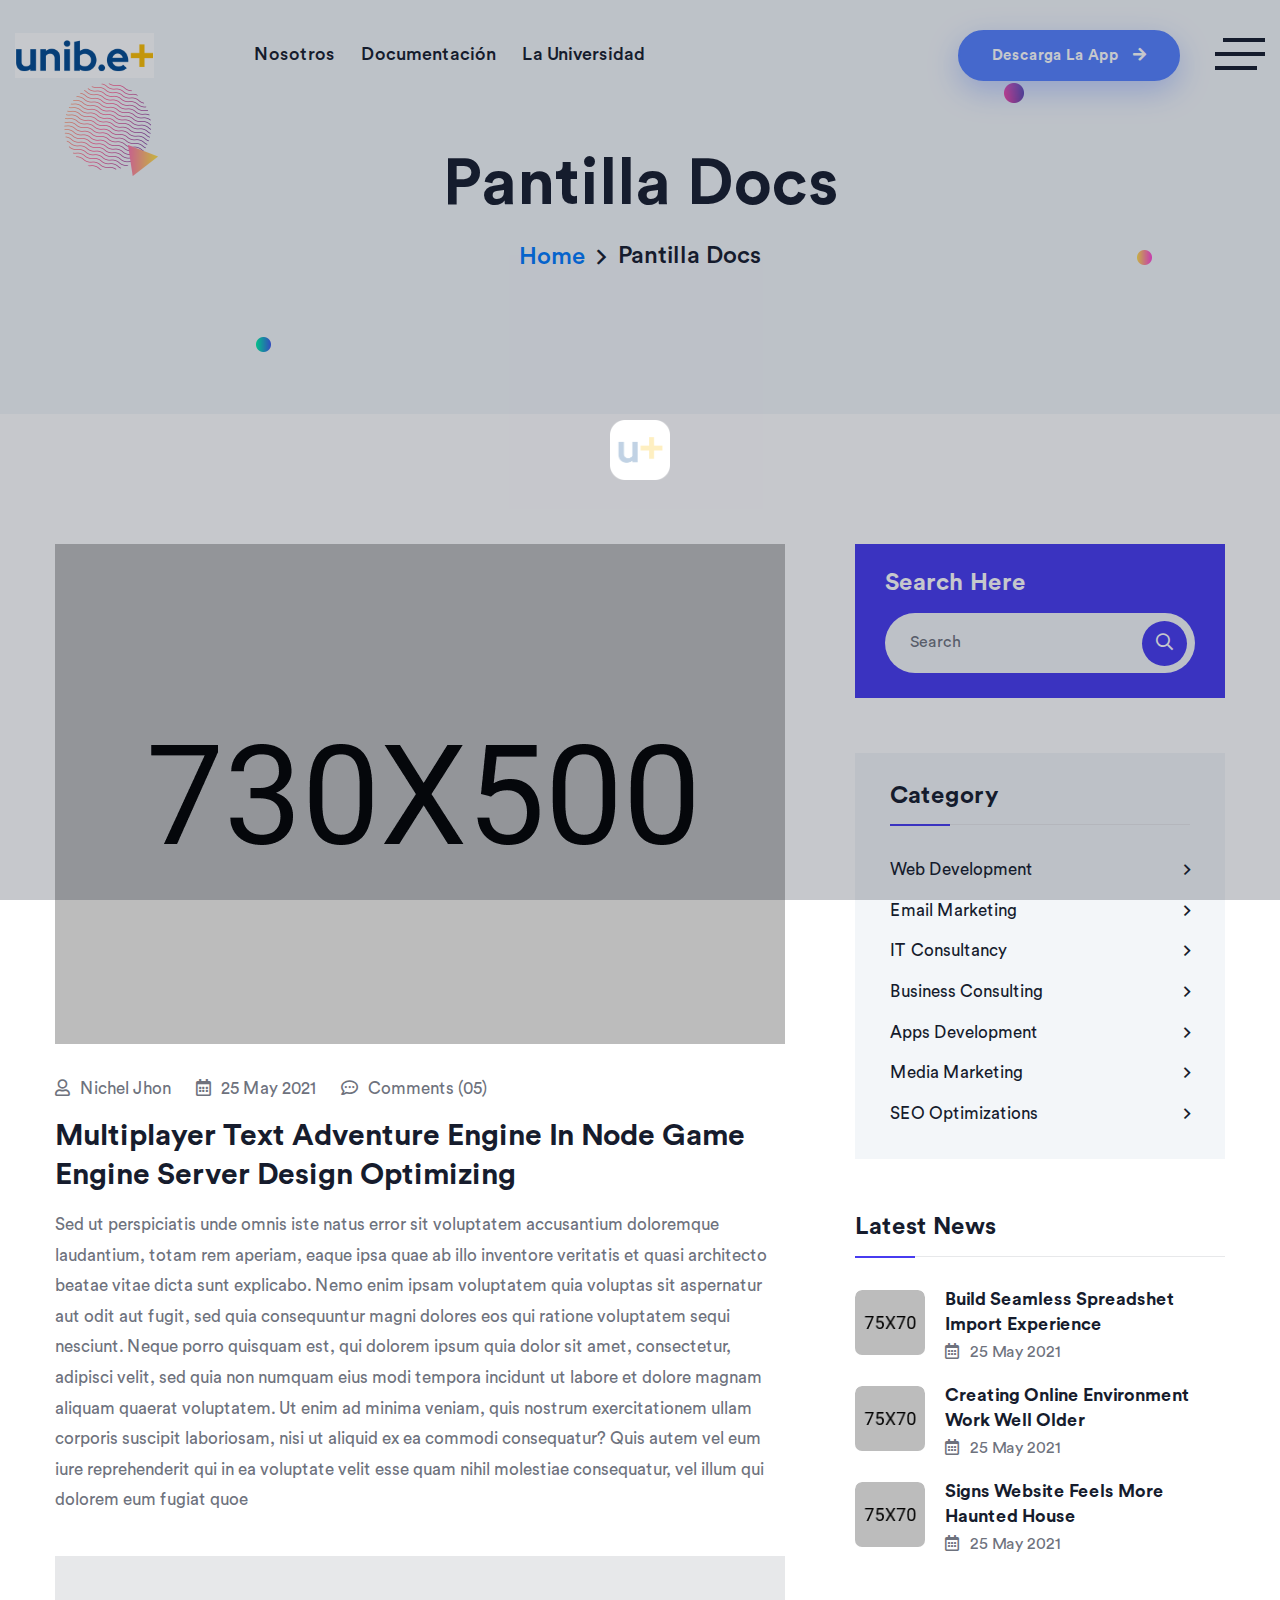
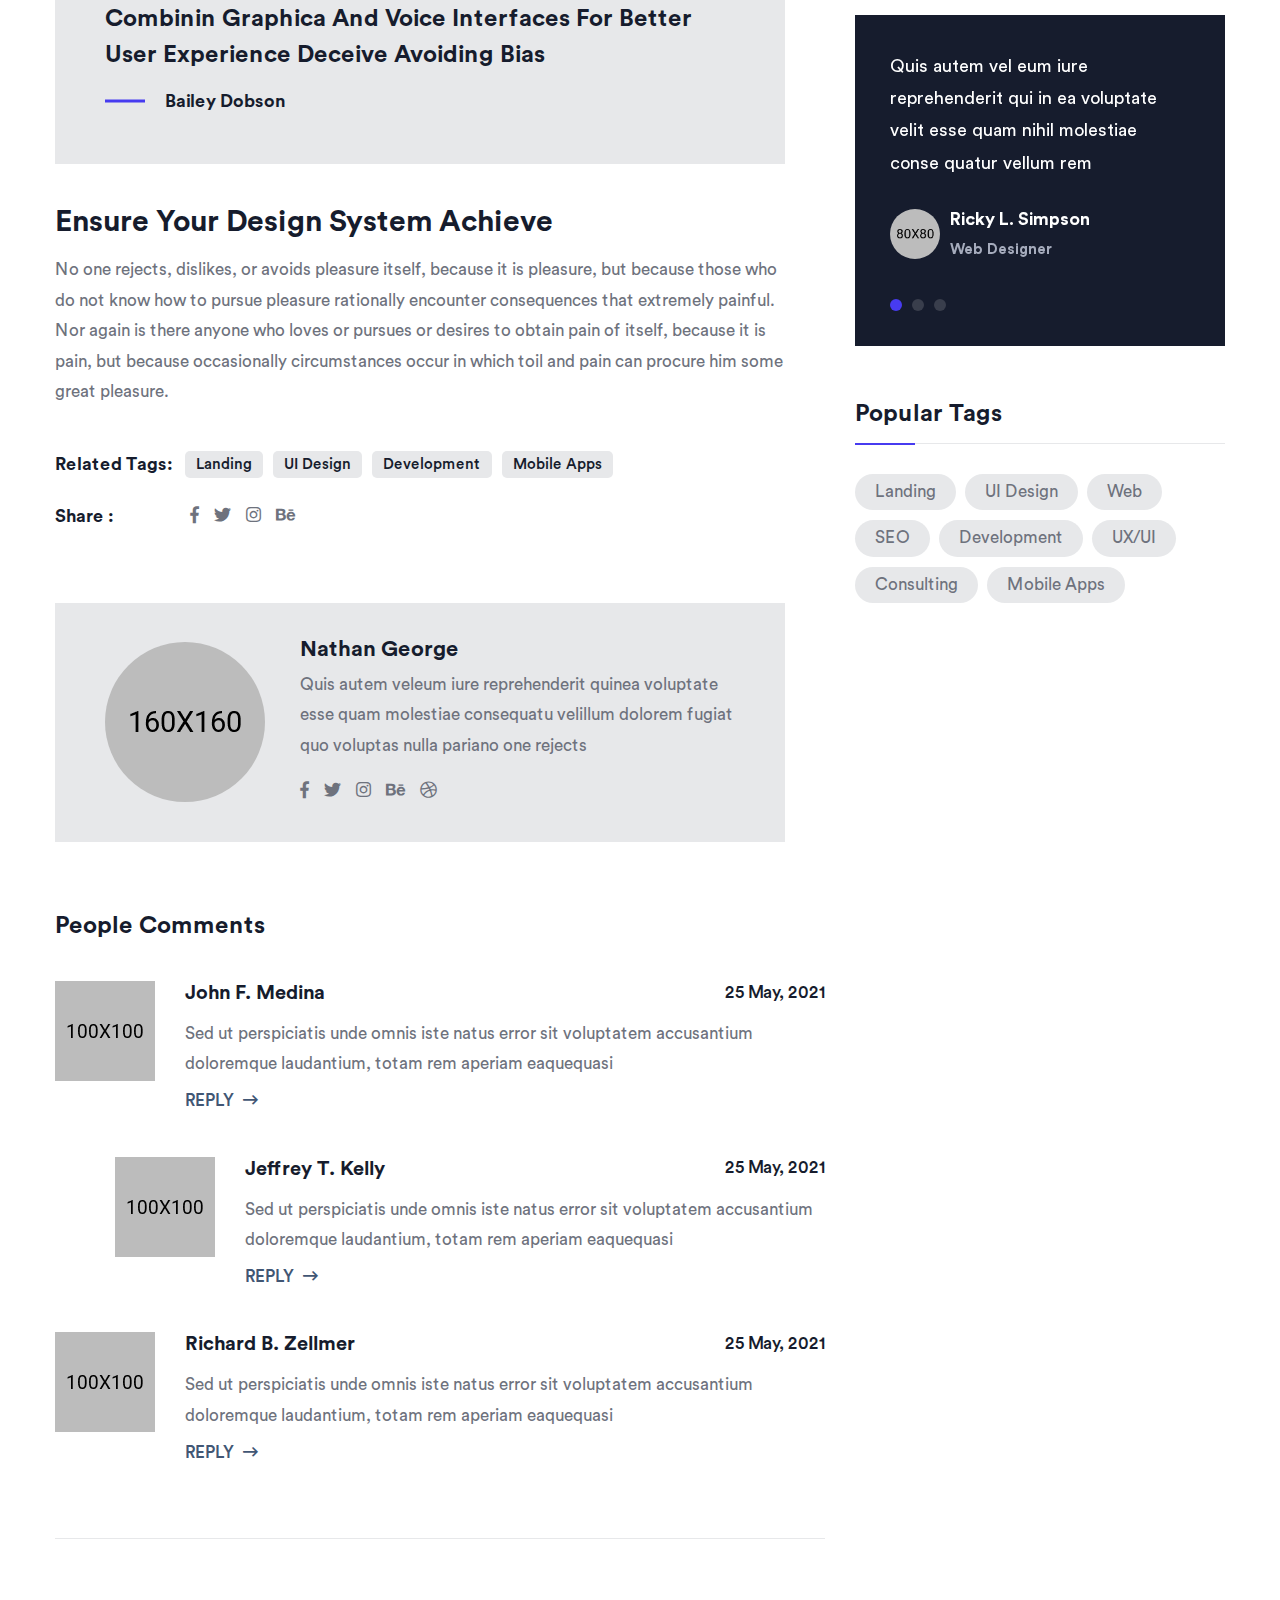
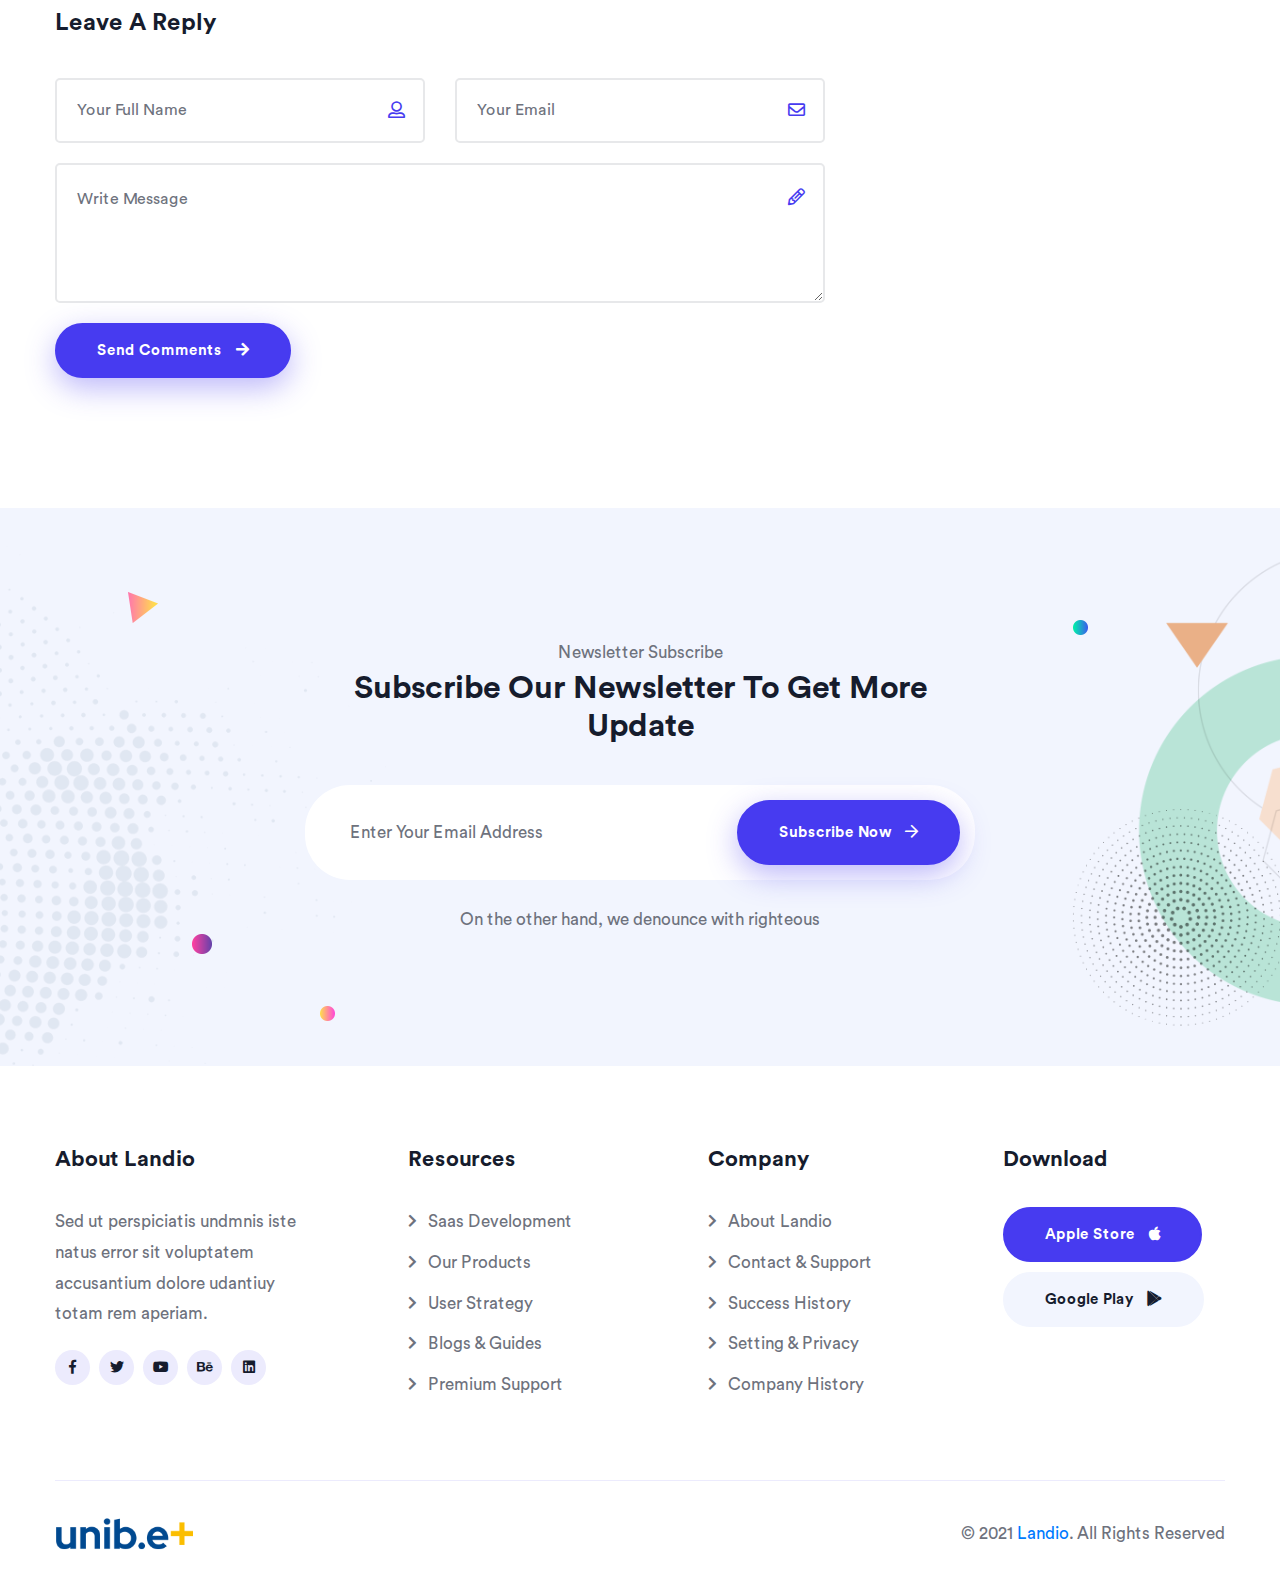
<file: docs-plantilla.html>
<!DOCTYPE html>
<html lang="en">

<head>
    <meta charset="UTF-8">
    <meta http-equiv="X-UA-Compatible" content="IE=edge">
    <meta name="viewport" content="width=device-width, initial-scale=1.0">
    <title>Documentación | unibe+</title>

    <!--====== Favicon Icon ======-->
    <link rel="shortcut icon" href="assets/img/favicon.png" type="img/png" />
    <!--====== Bootstrap css ======-->
    <link rel="stylesheet" href="assets/css/bootstrap.min.css" />
    <!--====== Slick Slider ======-->
    <link rel="stylesheet" href="assets/css/slick.min.css" />
    <!--====== Magnific ======-->
    <link rel="stylesheet" href="assets/css/magnific-popup.min.css" />
    <!--====== Nice Select ======-->
    <link rel="stylesheet" href="assets/css/nice-select.min.css" />
    <!--====== Animate CSS ======-->
    <link rel="stylesheet" href="assets/css/animate.min.css" />
    <!--====== Jquery UI CSS ======-->
    <link rel="stylesheet" href="assets/css/jquery-ui.min.css" />
    <!--====== Font Awesome ======-->
    <link rel="stylesheet" href="assets/fonts/fontawesome/css/all.min.css" />
    <!--====== Flaticon ======-->
    <link rel="stylesheet" href="assets/fonts/flaticon/flaticon.css" />
    <!--====== Spacing Css ======-->
    <link rel="stylesheet" href="assets/css/spacing.min.css" />
    <!--====== Main Css ======-->
    <link rel="stylesheet" href="assets/css/style.css" />
    <!--====== Responsive CSS ======-->
    <link rel="stylesheet" href="assets/css/responsive.css" />
</head>

<body>
    <!--======= Start Preloader =======-->
    <div id="preloader">
        <img class="preloader-image" width="60" src="assets/img/preloader-logo.png" alt="preloader" />
    </div>
    <!--======= End Preloader =======-->

     <!--====== Start Header ======-->
     <header class="template-header navbar-left absolute-header nav-primary-5 submenu-primary-5 sticky-header">
        <div class="container-fluid fluid-gap-70">
            <div class="header-inner">
                <div class="header-left">
                    <div class="brand-logo">
                        <a href="index.html">
                            <img src="assets/img/logo-1.png" alt="logo">
                        </a>
                    </div>
                    <nav class="nav-menu d-none d-xl-block">
                        <ul>
                            <li>
                                <a href="team.html">Nosotros</a>
                                
                            </li>
                            <li>
                                <a href="docs.html">Documentación</a>
                                 <!-- 
                                 <ul class="sub-menu">
                                    <li><a href="documentation.html">Blog Standard</a></li>
                                    <li><a href="blog-details.html">Blog Details</a></li>
                                </ul>-->
                            </li>
                            <li>
                                <a href="https://www.unibe.edu.ec/" target="_blank">La Universidad</a>
                            </li>
                        </ul>
                    </nav>
                </div>
                <div class="header-right">
                    <ul class="header-extra">
                        <li class="d-none d-md-block">
                            <a href="#" class="template-btn primary-bg-5">
                                Descarga La App <i class="fas fa-arrow-right"></i>
                            </a>
                        </li>
                        <li class="d-none d-xl-block">
                            <a href="#" class="off-canvas-btn">
                                <span></span>
                                <span></span>
                                <span></span>
                            </a>
                        </li>
                        <li class="d-xl-none">
                            <a href="#" class="navbar-toggler">
                                <span></span>
                                <span></span>
                                <span></span>
                            </a>
                        </li>
                    </ul>
                </div>
            </div>
        </div>

        <!-- Start Mobile Slide Menu -->
        <div class="mobile-slide-panel">
            <div class="panel-overlay"></div>
            <div class="panel-inner">
                <div class="mobile-logo">
                    <a href="index.html">
                        <img src="assets/img/logo-1.png" alt="Landio">
                    </a>
                </div>
                <nav class="mobile-menu">
                    <ul>
                        <li>
                            <a href="team.html">Nosotros</a>
                        </li>
                        <li>
                            <a href="docs.html">Documentación</a>
                            <!--<
                                ul class="sub-menu">
                                <li><a href="blog-standard.html">Blog Standard</a></li>
                                <li><a href="blog-details.html">Blog Details</a></li>
                            </ul>
                            -->
                        </li>
                        <li>
                            <a href="https://www.unibe.edu.ec/" target="_blank">La Universidad</a>
                        </li>
                    </ul>
                </nav>
                <a href="#" class="panel-close">
                    <i class="fal fa-times"></i>
                </a>
            </div>
        </div>
        <!-- End Mobile Slide Menu -->

        <!-- Off Canvas -->
        <div class="off-canvas-wrapper">
            <div class="canvas-overlay"></div>
            <div class="canvas-inner">
                <div class="canvas-logo">
                    <img src="assets/img/logo-1.png" alt="Canvas Logo">
                </div>
                <div class="about-us">
                    <h5 class="canvas-widget-title">Sobre Nosotros</h5>
                    <p> 
                        Unibe+ es una app desarrollada por estudiantes de universidad llena de herramientas con una hermosa e intuitiva interfaz, rápida y fácil de usar, organiza tu vida académica con nuestras múltiples opciones y características.
                    </p>
                </div>
                <div class="contact-us">
                    <h5 class="canvas-widget-title">Contacto</h5>
                    <ul>
                        <li>
                            <i class="far fa-map-marker-alt"></i>
                            Av. 9 de Octubre N25-12 y Colón (Esq.)
                        </li>
                        <li>
                            <i class="far fa-envelope-open"></i>
                            <a href="mailto:info@unibe.edu.ec">info@unibe.edu.ec</a>
                            <a href="https://www.unibe.edu.ec" target="_blank">unibe.edu.ec</a>
                        </li>
                        <li>
                            <i class="far fa-phone"></i>
                            <span><a href="tel:+01234567899">(02) 2903571</a></span>
                            <span><a href="tel:+8563214">- (02) 2230401</a></span>
                        </li>
                    </ul>
                </div>
                <a href="#" class="canvas-close">
                    <i class="fal fa-times"></i>
                </a>
            </div>
        </div>
    </header>
    <!--====== End Header ======-->

    <!-- Start Search From -->
    <div class="modal fade search-area" id="search-modal" tabindex="-1" role="dialog">
        <div class="modal-dialog" role="document">
            <div class="modal-content">
                <form>
                    <input type="text" placeholder="Search here...">
                    <button class="search-btn"><i class="fa fa-search"></i></button>
                </form>
            </div>
        </div>
    </div>
    <!-- End Search From -->

    <!--====== Page title area Start ======-->
    <section class="page-title-area">
        <div class="container">
            <div class="page-title-content text-center">
                <h1 class="page-title">Pantilla Docs</h1>

                <ul class="breadcrumb-nav">
                    <li><a href="index.html">Home</a></li>
                    <li class="active">Pantilla Docs</li>
                </ul>
            </div>
        </div>
        <div class="page-title-effect d-none d-md-block">
            <img class="particle-1 animate-zoom-fade" src="assets/img/particle/particle-1.png" alt="particle One">
            <img class="particle-2 animate-rotate-me" src="assets/img/particle/particle-2.png" alt="particle Two">
            <img class="particle-3 animate-float-bob-x" src="assets/img/particle/particle-3.png" alt="particle Three">
            <img class="particle-4 animate-float-bob-y" src="assets/img/particle/particle-4.png" alt="particle Four">
            <img class="particle-5 animate-float-bob-y" src="assets/img/particle/particle-5.png" alt="particle Five">
        </div>
    </section>
    <!--====== Page title area End ======-->

    <!--====== Start Blog Standard Loop ======-->
    <section class="blog-area p-t-130 p-b-130">
        <div class="container">
            <div class="row justify-content-center">
                <div class="col-lg-8">
                    <!-- Blog Content -->
                    <div class="blog-details-content p-r-40 p-r-lg-0">
                        <div class="post-thumbnail">
                            <img src="assets/img/blog/blog-standard-thumbnail-1.jpg" alt="blog thumbnail one">
                        </div>

                        <div class="post-content">
                            <ul class="post-meta">
                                <li><a href="#" class="post-meta"><i class="far fa-user"></i>Nichel Jhon</a></li>
                                <li><a href="#" class="post-meta"><i class="far fa-calendar-alt"></i>25 May 2021</a> </li>
                                <li><a href="#" class="post-meta"><i class="far fa-comment-dots"></i>Comments (05)</a></li>
                            </ul>
                            <h3 class="post-title">
                                <a href="blog-details.html">Multiplayer Text Adventure Engine In Node Game Engine Server Design Optimizing</a>
                            </h3>

                            <p>Sed ut perspiciatis unde omnis iste natus error sit voluptatem accusantium doloremque laudantium, totam rem aperiam, eaque ipsa quae ab illo inventore veritatis et quasi architecto beatae vitae dicta sunt explicabo. Nemo enim ipsam voluptatem quia voluptas sit aspernatur aut odit aut fugit, sed quia consequuntur magni dolores eos qui ratione voluptatem sequi nesciunt. Neque porro quisquam est, qui dolorem ipsum quia dolor sit amet, consectetur, adipisci velit, sed quia non numquam eius modi tempora incidunt ut labore et dolore magnam aliquam quaerat voluptatem. Ut enim ad minima veniam, quis nostrum exercitationem ullam corporis suscipit laboriosam, nisi ut aliquid ex ea commodi consequatur? Quis autem vel eum iure reprehenderit qui in ea voluptate velit esse quam nihil molestiae consequatur, vel illum qui dolorem eum fugiat quoe</p>

                            <blockquote class="blockquote">
                                <p>
                                    Combinin Graphica And Voice Interfaces For Better User Experience Deceive Avoiding Bias
                                </p>
                                <cite>Bailey Dobson</cite>
                            </blockquote>

                            <h4 class="post-subtitle">Ensure Your Design System Achieve</h4>

                            <p>
                                No one rejects, dislikes, or avoids pleasure itself, because it is pleasure, but because those who do not know how to pursue pleasure rationally encounter consequences that extremely painful. Nor again is there anyone who loves or pursues or desires to obtain pain of itself, because it is pain, but because occasionally circumstances occur in which toil and pain can procure him some great pleasure.
                            </p>
                        </div>
                        <div class="post-footer m-t-40">
                            <ul class="related-tags">
                                <li class="item-heading">Related Tags: </li>
                                <li><a href="#">Landing</a></li>
                                <li><a href="#">UI Design</a></li>
                                <li><a href="#">Development</a></li>
                                <li><a href="#">Mobile Apps</a></li>
                            </ul>
                            <ul class="social-links">
                                <li class="item-heading">Share :</li>
                                <li><a href="#"><i class="fab fa-facebook-f"></i></a></li>
                                <li><a href="#"><i class="fab fa-twitter"></i></a></li>
                                <li><a href="#"><i class="fab fa-instagram"></i></a></li>
                                <li><a href="#"><i class="fab fa-behance"></i></a></li>
                            </ul>

                            <div class="post-author-box">
                                <div class="author-thumbnail">
                                    <img src="assets/img/blog/author-thumbnail.jpg" alt="Post Author">
                                </div>
                                <div class="author-content">
                                    <h4 class="name">Nathan George</h4>
                                    <p>Quis autem veleum iure reprehenderit quinea voluptate esse quam molestiae consequatu velillum dolorem fugiat quo voluptas nulla pariano one rejects</p>
                                    <ul class="social-links">
                                        <li><a href="#"><i class="fab fa-facebook-f"></i></a></li>
                                        <li><a href="#"><i class="fab fa-twitter"></i></a></li>
                                        <li><a href="#"><i class="fab fa-instagram"></i></a></li>
                                        <li><a href="#"><i class="fab fa-behance"></i></a></li>
                                        <li><a href="#"><i class="fab fa-dribbble"></i></a></li>
                                    </ul>
                                </div>
                            </div>
                        </div>
                    </div>
                    <!-- Comments Template -->
                    <div class="comments-template">
                        <h4 class="template-title">People Comments</h4>

                        <ul class="comments-list">
                            <li class="comment">
                                <div class="comment-body">
                                    <div class="avatar">
                                        <img src="assets/img/blog/comment-avatar-1.jpg" alt="comment author one">
                                    </div>
                                    <div class="comment-content">
                                        <h5 class="author-name">
                                            John F. Medina
                                            <span class="date">25 May, 2021</span>
                                        </h5>

                                        <p>Sed ut perspiciatis unde omnis iste natus error sit voluptatem accusantium doloremque laudantium, totam rem aperiam eaquequasi</p>
                                        <a href="#comment-respond" class="reply">Reply</a>
                                    </div>
                                </div>
                                <ul class="children">
                                    <li>
                                        <div class="comment-body">
                                            <div class="avatar">
                                                <img src="assets/img/blog/comment-avatar-2.jpg" alt="comment author two">
                                            </div>
                                            <div class="comment-content">
                                                <h5 class="author-name">
                                                    Jeffrey T. Kelly
                                                    <span class="date">25 May, 2021</span>
                                                </h5>

                                                <p>Sed ut perspiciatis unde omnis iste natus error sit voluptatem accusantium doloremque laudantium, totam rem aperiam eaquequasi</p>
                                                <a href="#comment-respond" class="reply">Reply</a>
                                            </div>
                                        </div>
                                    </li>
                                </ul>
                            </li>
                            <li class="comment">
                                <div class="comment-body">
                                    <div class="avatar">
                                        <img src="assets/img/blog/comment-avatar-3.jpg" alt="comment author three">
                                    </div>
                                    <div class="comment-content">
                                        <h5 class="author-name">
                                            Richard B. Zellmer
                                            <span class="date">25 May, 2021</span>
                                        </h5>

                                        <p>Sed ut perspiciatis unde omnis iste natus error sit voluptatem accusantium doloremque laudantium, totam rem aperiam eaquequasi</p>
                                        <a href="#comment-respond" class="reply">Reply</a>
                                    </div>
                                </div>
                            </li>
                        </ul>

                        <div class="comments-respond" id="comment-respond">
                            <h4 class="template-title">Leave A Reply</h4>

                            <form>
                                <div class="row">
                                    <div class="col-md-6">
                                        <div class="input-field m-b-20">
                                            <input type="text" placeholder="Your Full Name" name="name" required="">
                                            <div class="icon">
                                                <i class="far fa-user-alt"></i>
                                            </div>
                                        </div>
                                    </div>
                                    <div class="col-md-6">
                                        <div class="input-field m-b-20">
                                            <input type="email" placeholder="Your Email " name="email" required="">
                                            <div class="icon">
                                                <i class="far fa-envelope"></i>
                                            </div>
                                        </div>
                                    </div>
                                    <div class="col-lg-12">
                                        <div class="input-field textarea-field m-b-20">
                                            <textarea placeholder="Write Message" name="message"></textarea>
                                            <div class="icon">
                                                <i class="far fa-pencil-alt"></i>
                                            </div>
                                        </div>
                                    </div>
                                    <div class="col-lg-12">
                                        <div class="input-field">
                                            <button class="template-btn">Send Comments <i class="fas fa-arrow-right"></i></button>
                                        </div>
                                    </div>
                                </div>
                            </form>
                        </div>
                    </div>
                </div>
                <div class="col-lg-4">
                    <div class="blog-sidebar m-t-md-80">
                        <div class="widget search-widget">
                            <h4>Search Here</h4>
                            <form>
                                <input type="search" placeholder="Search" name="search">
                                <button class="search-btn"><i class="far fa-search"></i></button>
                            </form>
                        </div>
                        <div class="widget category-widget">
                            <h4 class="widget-title">Category</h4>

                            <ul class="category-link">
                                <li><a href="#">Web Development</a></li>
                                <li><a href="#">Email Marketing</a></li>
                                <li><a href="#">IT Consultancy</a></li>
                                <li><a href="#">Business Consulting</a></li>
                                <li><a href="#">Apps Development</a></li>
                                <li><a href="#">Media Marketing</a></li>
                                <li><a href="#">SEO Optimizations</a></li>
                            </ul>
                        </div>
                        <div class="widget latest-post-widget">
                            <h4 class="widget-title">Latest News</h4>
                            <div class="popular-posts-wrapper">
                                <div class="popular-posts-item">
                                    <div class="popular-posts-thumbnail">
                                        <a href="blog-details.html">
                                            <img src="assets/img/blog/latest-post-thumbnail-1.jpg"
                                                alt="latest post one">
                                        </a>
                                    </div>
                                    <div class="popular-posts-item-content">
                                        <h5 class="popular-posts-title"><a href="blog-details.html">Build Seamless
                                                Spreadshet Import Experience</a></h5>
                                        <a href="#" class="posts-date"><i class="far fa-calendar-alt"></i> 25 May
                                            2021</a>
                                    </div>
                                </div>
                                <div class="popular-posts-item">
                                    <div class="popular-posts-thumbnail">
                                        <a href="blog-details.html">
                                            <img src="assets/img/blog/latest-post-thumbnail-2.jpg"
                                                alt="latest post two">
                                        </a>
                                    </div>
                                    <div class="popular-posts-item-content">
                                        <h5 class="popular-posts-title"><a href="blog-details.html">Creating Online
                                                Environment Work Well Older</a></h5>
                                        <a href="#" class="posts-date"><i class="far fa-calendar-alt"></i> 25 May
                                            2021</a>
                                    </div>
                                </div>
                                <div class="popular-posts-item">
                                    <div class="popular-posts-thumbnail">
                                        <a href="blog-details.html">
                                            <img src="assets/img/blog/latest-post-thumbnail-3.jpg"
                                                alt="latest post three">
                                        </a>
                                    </div>
                                    <div class="popular-posts-item-content">
                                        <h5 class="popular-posts-title"><a href="blog-details.html">Signs Website Feels
                                                More Haunted House</a></h5>
                                        <a href="#" class="posts-date"><i class="far fa-calendar-alt"></i> 25 May
                                            2021</a>
                                    </div>
                                </div>
                            </div>
                        </div>
                        <div class="widget testimonial-widget">
                            <div class="testimonial-widget-active">
                                <div class="single-testimonial">
                                    <p>Quis autem vel eum iure reprehenderit qui in ea voluptate velit esse quam nihil molestiae conse quatur vellum rem</p>

                                    <div class="author">
                                        <img src="assets/img/testimonial/author-1.png" alt="Author">
                                        <h6 class="name">
                                            Ricky L. Simpson
                                            <span class="position">Web designer</span>
                                        </h6>
                                    </div>
                                </div>
                                <div class="single-testimonial">
                                    <p>Quis autem vel eum iure reprehenderit qui in ea voluptate velit esse quam nihil molestiae conse quatur vellum rem</p>

                                    <div class="author">
                                        <img src="assets/img/testimonial/author-2.png" alt="Author">
                                        <h6 class="name">
                                            Ricky L. Simpson
                                            <span class="position">Web designer</span>
                                        </h6>
                                    </div>
                                </div>

                                <div class="single-testimonial">
                                    <p>Quis autem vel eum iure reprehenderit qui in ea voluptate velit esse quam nihil molestiae conse quatur vellum rem</p>

                                    <div class="author">
                                        <img src="assets/img/testimonial/author-3.png" alt="Author">
                                        <h6 class="name">
                                            Ricky L. Simpson
                                            <span class="position">Web designer</span>
                                        </h6>
                                    </div>
                                </div>
                            </div>
                        </div>
                        <div class="widget widget-tag-cloud">
                            <h4 class="widget-title">Popular Tags</h4>
                            <div class="tags">
                                <a href="#">Landing</a>
                                <a href="#">UI Design</a>
                                <a href="#">Web</a>
                                <a href="#">SEO</a>
                                <a href="#">Development</a>
                                <a href="#">UX/UI</a>
                                <a href="#">Consulting</a>
                                <a href="#">Mobile Apps</a>
                            </div>
                        </div>
                    </div>
                </div>
            </div>
        </div>
    </section>
    <!--====== End Blog Standard Loop ======-->

    <!--====== Newsletter Area Start ======-->
    <section class="newsletter-area bg-cover-center bg-soft-grey-color p-t-130 p-b-130" style="background-image: url(assets/img/particle/newsletter-bg.png);">
        <div class="container">
            <div class="row justify-content-center">
                <div class="col-lg-7">
                    <div class="newsletter-text">
                        <div class="common-heading-v1 text-center m-b-40 p-0 px-5">
                            <span class="tagline">Newsletter Subscribe</span>
                            <h2 class="title">Subscribe Our Newsletter To Get More Update</h2>
                        </div>

                        <form action="#" class="newsletter-form">
                            <div class="input-field">
                                <input type="email" placeholder="Enter Your Email Address">
                                <button class="template-btn">Subscribe Now <i class="far fa-arrow-right"></i></button>
                            </div>

                            <p class="text-center m-t-25">On the other hand, we denounce with righteous</p>
                        </form>
                    </div>
                </div>
            </div>
        </div>
        <div class="newsletter-particle-effect d-none d-md-block">
            <img class="particle-1 animate-float-bob-y" src="assets/img/particle/particle-2.png" alt="particle Two">
            <img class="particle-2 animate-zoominout" src="assets/img/particle/particle-3.png" alt="particle Three">
            <img class="particle-3 animate-zoominout" src="assets/img/particle/particle-4.png" alt="particle Four">
            <img class="particle-4 animate-zoominout" src="assets/img/particle/particle-5.png" alt="particle Five">
        </div>
    </section>
    <!--====== Newsletter Area End ======-->

    <!--====== Start Scroll To Top ======-->
    <a href="#" class="back-to-top" id="scroll-top">
        <i class="far fa-angle-up"></i>
    </a>
    <!--====== End Scroll To Top ======-->

    <!--====== Start Footer ======-->
    <footer class="template-footer">
        <div class="container">
            <div class="footer-widgets p-t-80 p-b-30">
                <div class="row">
                    <!-- Single Footer Widget -->
                    <div class="col-lg-3 col-md-6 col-sm-6">
                        <div class="widget text-block-widget">
                            <h5 class="widget-title">About Landio</h5>
                            <p>Sed ut perspiciatis undmnis iste natus error sit voluptatem accusantium dolore udantiuy
                                totam rem aperiam.</p>

                            <ul class="social-links m-t-20">
                                <li><a href="#"><i class="fab fa-facebook-f"></i></a></li>
                                <li><a href="#"><i class="fab fa-twitter"></i></a></li>
                                <li><a href="#"><i class="fab fa-youtube"></i></a></li>
                                <li><a href="#"><i class="fab fa-behance"></i></a></li>
                                <li><a href="#"><i class="fab fa-linkedin"></i></a></li>
                            </ul>
                        </div>
                    </div>
                    <!-- Single Footer Widget -->
                    <div class="col-lg-3 col-md-6 col-sm-6">
                        <div class="d-lg-flex justify-content-center">
                            <div class="widget nav-widget">
                                <h5 class="widget-title">Resources</h5>
                                <ul>
                                    <li><a href="about.html">Saas Development</a></li>
                                    <li><a href="about.html">Our Products</a></li>
                                    <li><a href="about.html">User Strategy</a></li>
                                    <li><a href="about.html">Blogs &amp; Guides</a></li>
                                    <li><a href="about.html">Premium Support</a></li>
                                </ul>
                            </div>
                        </div>
                    </div>
                    <!-- Single Footer Widget -->
                    <div class="col-lg-3 col-md-6 col-sm-6">
                        <div class="d-lg-flex justify-content-center">
                            <div class="widget nav-widget">
                                <h5 class="widget-title">Company</h5>
                                <ul>
                                    <li><a href="about.html">About Landio</a></li>
                                    <li><a href="about.html">Contact &amp; Support</a></li>
                                    <li><a href="services.html">Success History</a></li>
                                    <li><a href="services.html">Setting &amp; Privacy</a></li>
                                    <li><a href="services.html">Company History</a></li>
                                </ul>
                            </div>
                        </div>
                    </div>
                    <!-- Single Footer Widget -->
                    <div class="col-lg-3 col-md-6 col-sm-6">
                        <div class="widget pl-xl-5">
                            <h5 class="widget-title">Download</h5>
                            <ul>
                                <li class="m-b-10">
                                    <a href="services.html" class="template-btn shadow-none">
                                        Apple Store <i class="fab fa-apple"></i>
                                    </a>
                                </li>
                                <li>
                                    <a href="services.html" class="template-btn bg-soft-grey-color">
                                        Google Play <i class="fab fa-google-play"></i>
                                    </a>
                                </li>
                            </ul>
                        </div>
                    </div>
                </div>
            </div>
        </div>

        <div class="container">
            <div class="footer-copyright border-top-primary">
                <div class="row align-items-center justify-content-between">
                    <div class="col-sm-auto col-12">
                        <div class="copyright-logo text-center text-sm-left">
                            <img src="assets/img/logo-1.png" alt="Landio">
                        </div>
                    </div>
                    <div class="col-sm-auto col-12">
                        <p class="copyright-text text-center text-sm-right pt-4 pt-sm-0">
                            © 2021 <a href="#">Landio</a>. All Rights Reserved
                        </p>
                    </div>
                </div>
            </div>
        </div>
    </footer>
    <!--====== End Footer ======-->

    <!--====== Jquery ======-->
    <script src="assets/js/jquery-3.6.0.min.js"></script>
    <!--====== Bootstrap ======-->
    <script src="assets/js/bootstrap.min.js"></script>
    <!--====== Slick slider ======-->
    <script src="assets/js/slick.min.js"></script>
    <!--====== Magnific ======-->
    <script src="assets/js/jquery.magnific-popup.min.js"></script>
    <!--====== Isotope Js ======-->
    <script src="assets/js/isotope.pkgd.min.js"></script>
    <!--====== Jquery UI Js ======-->
    <script src="assets/js/jquery-ui.min.js"></script>
    <!--====== Inview ======-->
    <script src="assets/js/jquery.inview.min.js"></script>
    <!--====== Nice Select ======-->
    <script src="assets/js/jquery.nice-select.min.js"></script>
    <!--====== Wow ======-->
    <script src="assets/js/wow.min.js"></script>
    <!--====== Main JS ======-->
    <script src="assets/js/main.js"></script>
</body>

</html>
</file>
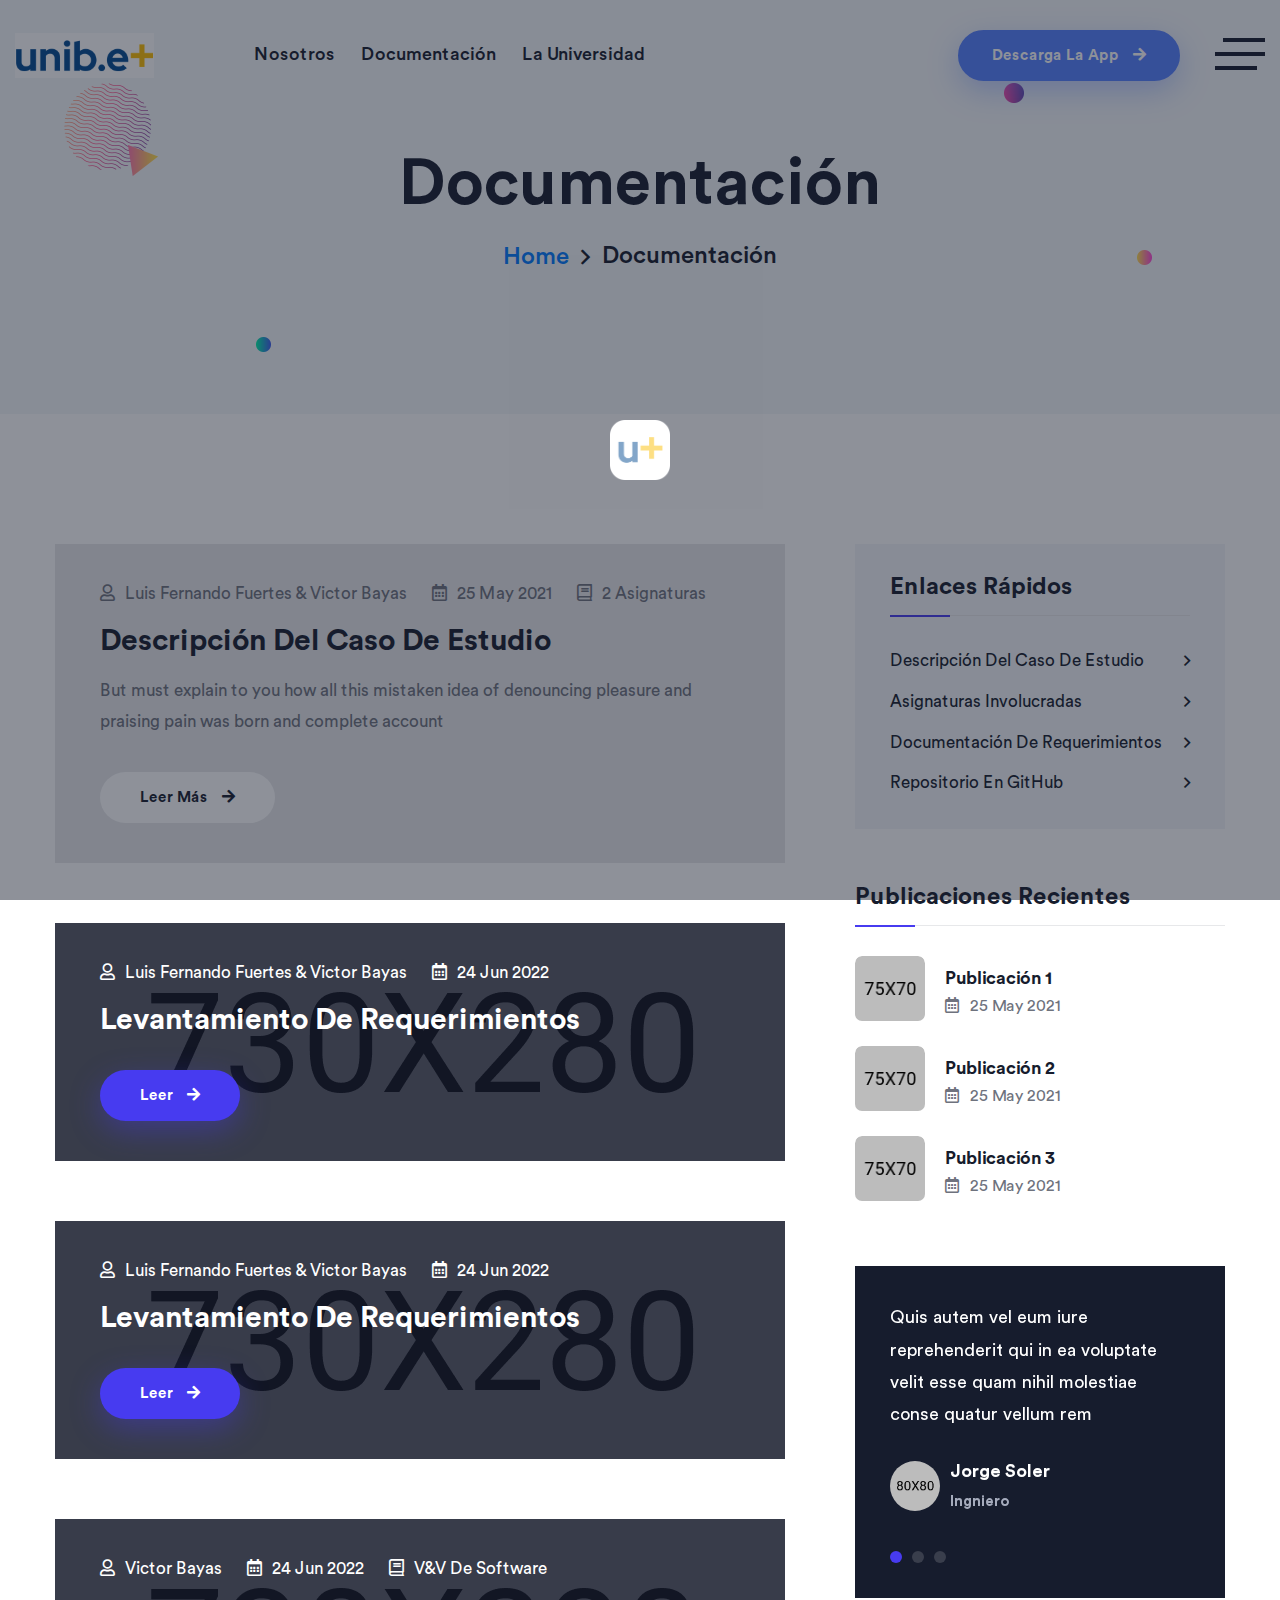
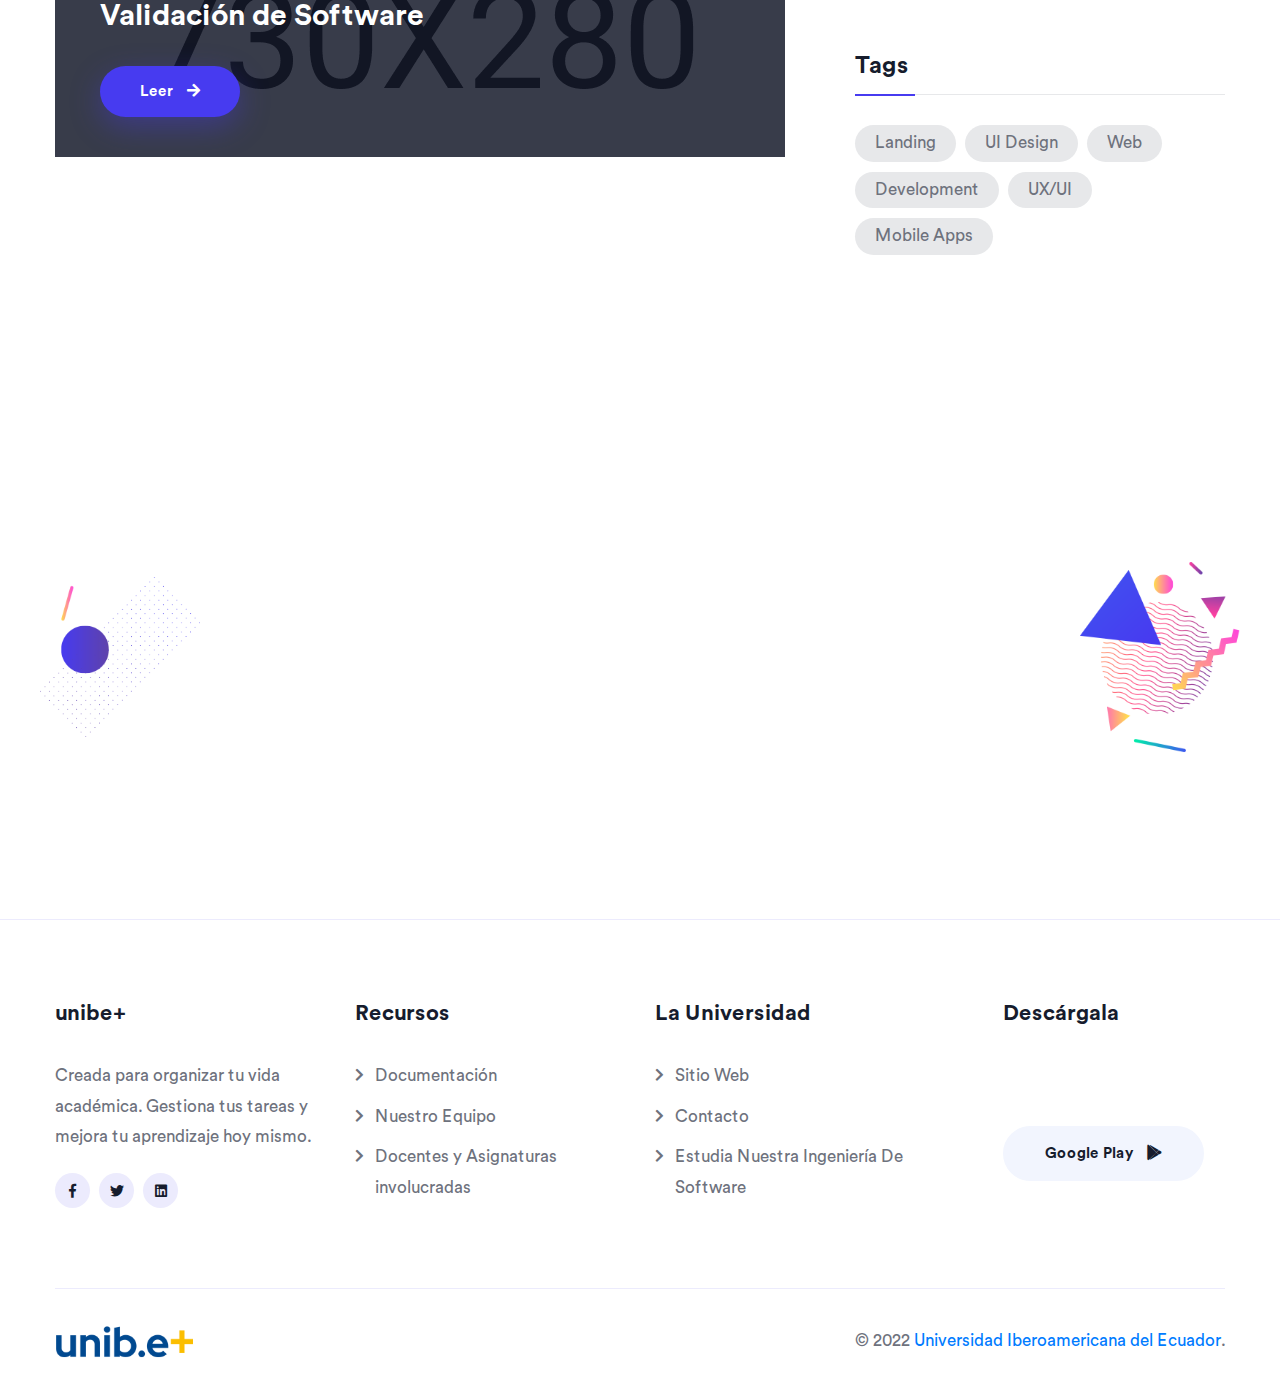
<file: docs.html>
<!DOCTYPE html>
<html lang="es">

<head>
    <meta charset="UTF-8">
    <meta http-equiv="X-UA-Compatible" content="IE=edge">
    <meta name="viewport" content="width=device-width, initial-scale=1.0">
    <title>Documentación | unibe+</title>

    <!--====== Favicon Icon ======-->
    <link rel="shortcut icon" href="assets/img/favicon.png" type="img/png" />
    <!--====== Bootstrap css ======-->
    <link rel="stylesheet" href="assets/css/bootstrap.min.css" />
    <!--====== Slick Slider ======-->
    <link rel="stylesheet" href="assets/css/slick.min.css" />
    <!--====== Magnific ======-->
    <link rel="stylesheet" href="assets/css/magnific-popup.min.css" />
    <!--====== Nice Select ======-->
    <link rel="stylesheet" href="assets/css/nice-select.min.css" />
    <!--====== Animate CSS ======-->
    <link rel="stylesheet" href="assets/css/animate.min.css" />
    <!--====== Jquery UI CSS ======-->
    <link rel="stylesheet" href="assets/css/jquery-ui.min.css" />
    <!--====== Font Awesome ======-->
    <link rel="stylesheet" href="assets/fonts/fontawesome/css/all.min.css" />
    <!--====== Flaticon ======-->
    <link rel="stylesheet" href="assets/fonts/flaticon/flaticon.css" />
    <!--====== Spacing Css ======-->
    <link rel="stylesheet" href="assets/css/spacing.min.css" />
    <!--====== Main Css ======-->
    <link rel="stylesheet" href="assets/css/style.css" />
    <!--====== Responsive CSS ======-->
    <link rel="stylesheet" href="assets/css/responsive.css" />
</head>

<body>
    <!--======= Start Preloader =======-->
    <div id="preloader">
        <img class="preloader-image" width="60" src="assets/img/preloader-logo.png" alt="preloader" />
    </div>
    <!--======= End Preloader =======-->

     <!--====== Start Header ======-->
     <header class="template-header navbar-left absolute-header nav-primary-5 submenu-primary-5 sticky-header">
        <div class="container-fluid fluid-gap-70">
            <div class="header-inner">
                <div class="header-left">
                    <div class="brand-logo">
                        <a href="index.html">
                            <img src="assets/img/logo-1.png" alt="logo">
                        </a>
                    </div>
                    <nav class="nav-menu d-none d-xl-block">
                        <ul>
                            <li>
                                <a href="team.html">Nosotros</a>
                                
                            </li>
                            <li>
                                <a href="docs.html">Documentación</a>
                                 <!-- 
                                 <ul class="sub-menu">
                                    <li><a href="documentation.html">Blog Standard</a></li>
                                    <li><a href="blog-details.html">Blog Details</a></li>
                                </ul>-->
                            </li>
                            <li>
                                <a href="https://www.unibe.edu.ec/" target="_blank">La Universidad</a>
                            </li>
                        </ul>
                    </nav>
                </div>
                <div class="header-right">
                    <ul class="header-extra">
                        <li class="d-none d-md-block">
                            <a href="#" class="template-btn primary-bg-5">
                                Descarga La App <i class="fas fa-arrow-right"></i>
                            </a>
                        </li>
                        <li class="d-none d-xl-block">
                            <a href="#" class="off-canvas-btn">
                                <span></span>
                                <span></span>
                                <span></span>
                            </a>
                        </li>
                        <li class="d-xl-none">
                            <a href="#" class="navbar-toggler">
                                <span></span>
                                <span></span>
                                <span></span>
                            </a>
                        </li>
                    </ul>
                </div>
            </div>
        </div>

        <!-- Start Mobile Slide Menu -->
        <div class="mobile-slide-panel">
            <div class="panel-overlay"></div>
            <div class="panel-inner">
                <div class="mobile-logo">
                    <a href="index.html">
                        <img src="assets/img/logo-1.png" alt="Landio">
                    </a>
                </div>
                <nav class="mobile-menu">
                    <ul>
                        <li>
                            <a href="team.html">Nosotros</a>
                        </li>
                        <li>
                            <a href="docs.html">Documentación</a>
                            <!--<
                                ul class="sub-menu">
                                <li><a href="blog-standard.html">Blog Standard</a></li>
                                <li><a href="blog-details.html">Blog Details</a></li>
                            </ul>
                            -->
                        </li>
                        <li>
                            <a href="https://www.unibe.edu.ec/" target="_blank">La Universidad</a>
                        </li>
                    </ul>
                </nav>
                <a href="#" class="panel-close">
                    <i class="fal fa-times"></i>
                </a>
            </div>
        </div>
        <!-- End Mobile Slide Menu -->

        <!-- Off Canvas -->
        <div class="off-canvas-wrapper">
            <div class="canvas-overlay"></div>
            <div class="canvas-inner">
                <div class="canvas-logo">
                    <img src="assets/img/logo-1.png" alt="Canvas Logo">
                </div>
                <div class="about-us">
                    <h5 class="canvas-widget-title">Sobre Nosotros</h5>
                    <p> 
                        Unibe+ es una app desarrollada por estudiantes de universidad llena de herramientas con una hermosa e intuitiva interfaz, rápida y fácil de usar, organiza tu vida académica con nuestras múltiples opciones y características.
                    </p>
                </div>
                <div class="contact-us">
                    <h5 class="canvas-widget-title">Contacto</h5>
                    <ul>
                        <li>
                            <i class="far fa-map-marker-alt"></i>
                            Av. 9 de Octubre N25-12 y Colón (Esq.)
                        </li>
                        <li>
                            <i class="far fa-envelope-open"></i>
                            <a href="mailto:info@unibe.edu.ec">info@unibe.edu.ec</a>
                            <a href="https://www.unibe.edu.ec" target="_blank">unibe.edu.ec</a>
                        </li>
                        <li>
                            <i class="far fa-phone"></i>
                            <span><a href="tel:+01234567899">(02) 2903571</a></span>
                            <span><a href="tel:+8563214">- (02) 2230401</a></span>
                        </li>
                    </ul>
                </div>
                <a href="#" class="canvas-close">
                    <i class="fal fa-times"></i>
                </a>
            </div>
        </div>
    </header>
    <!--====== End Header ======-->


    <!-- Start Search From -->
    <div class="modal fade search-area" id="search-modal" tabindex="-1" role="dialog">
        <div class="modal-dialog" role="document">
            <div class="modal-content">
                <form>
                    <input type="text" placeholder="Search here...">
                    <button class="search-btn"><i class="fa fa-search"></i></button>
                </form>
            </div>
        </div>
    </div>
    <!-- End Search From -->

    <!--====== Page title area Start ======-->
    <section class="page-title-area">
        <div class="container">
            <div class="page-title-content text-center">
                <h1 class="page-title">Documentación</h1>

                <ul class="breadcrumb-nav">
                    <li><a href="index.html">Home</a></li>
                    <li class="active">Documentación</li>
                </ul>
            </div>
        </div>
        <div class="page-title-effect d-none d-md-block">
            <img class="particle-1 animate-zoom-fade" src="assets/img/particle/particle-1.png" alt="particle One">
            <img class="particle-2 animate-rotate-me" src="assets/img/particle/particle-2.png" alt="particle Two">
            <img class="particle-3 animate-float-bob-x" src="assets/img/particle/particle-3.png" alt="particle Three">
            <img class="particle-4 animate-float-bob-y" src="assets/img/particle/particle-4.png" alt="particle Four">
            <img class="particle-5 animate-float-bob-y" src="assets/img/particle/particle-5.png" alt="particle Five">
        </div>
    </section>
    <!--====== Page title area End ======-->

    <!--====== Start Blog Standard Loop ======-->
    <section class="blog-area p-t-130 p-b-130">
        <div class="container">
            <div class="row justify-content-center">
                <div class="col-lg-8">
                    <div class="blog-post-items p-r-40 p-r-lg-0">
                        
                        <div class="single-blog-post no-thumbnail">
                            <div class="post-content">
                                <ul class="post-meta">
                                    <li><a href="#" class="post-meta"><i class="far fa-user"></i>Luis Fernando Fuertes &amp; Victor Bayas </a></li>
                                    <li><a class="post-meta"><i class="far fa-calendar-alt"></i>25 May 2021</a>
                                    </li>
                                    <li><a href="#" class="post-meta"><i class="far fa-book"></i>2 Asignaturas
                                            </a></li>
                                </ul>
                                <h4 class="post-title">
                                    <a href="docs-description.html">Descripción Del Caso De Estudio</a>
                                </h4>
                                <div class="post-excerpt">
                                    <p>
                                        But must explain to you how all this mistaken idea of denouncing pleasure and
                                        praising pain was born and complete account
                                    </p>
                                </div>

                                <a href="blog-details.html" class="post-read-more">Leer Más <i
                                        class="fas fa-arrow-right"></i></a>
                            </div>
                        </div>
                        <div class="single-blog-post thumbnail-cover">
                            <div class="post-thumbnail">
                                <img src="assets/img/blog/blog-standard-thumbnail-3.jpg" alt="blog thumbnail one">
                            </div>

                            <div class="post-content">
                                <ul class="post-meta">
                                    <li><a href="#" class="post-meta"><i class="far fa-user"></i>Luis Fernando Fuertes &amp; Victor Bayas </a></li>
                                    <li><a href="#" class="post-meta"><i class="far fa-calendar-alt"></i>24 Jun 2022</a>
                                    </li>
                                </ul>
                                <h4 class="post-title">
                                    <a href="blog-details.html">Levantamiento De Requerimientos</a>
                                </h4>
                                <a href="blog-details.html" class="post-read-more">Leer <i
                                        class="fas fa-arrow-right"></i></a>
                            </div>
                        </div>
                        <div class="single-blog-post thumbnail-cover">
                            <div class="post-thumbnail">
                                <img src="assets/img/blog/blog-standard-thumbnail-3.jpg" alt="blog thumbnail one">
                            </div>

                            <div class="post-content">
                                <ul class="post-meta">
                                    <li><a href="#" class="post-meta"><i class="far fa-user"></i>Luis Fernando Fuertes &amp; Victor Bayas </a></li>
                                    <li><a href="#" class="post-meta"><i class="far fa-calendar-alt"></i>24 Jun 2022</a>
                                    </li>
                                </ul>
                                <h4 class="post-title">
                                    <a href="blog-details.html">Levantamiento De Requerimientos</a>
                                </h4>
                                <a href="blog-details.html" class="post-read-more">Leer <i
                                        class="fas fa-arrow-right"></i></a>
                            </div>
                        </div>
                        <div class="single-blog-post thumbnail-cover">
                            <div class="post-thumbnail">
                                <img src="assets/img/blog/blog-standard-thumbnail-3.jpg" alt="blog thumbnail one">
                            </div>

                            <div class="post-content">
                                <ul class="post-meta">
                                    <li><a href="#" class="post-meta"><i class="far fa-user"></i>Victor Bayas </a></li>
                                    <li><a href="#" class="post-meta"><i class="far fa-calendar-alt"></i>24 Jun 2022</a>
                                    </li>
                                    <li><a href="#" class="post-meta"><i class="far fa-book"></i>V&amp;V De Software
                                    </a></li>
                                </ul>
                                <h4 class="post-title">
                                    <a href="blog-details.html">Validación de Software</a>
                                </h4>
                                <a href="blog-details.html" class="post-read-more">Leer <i
                                        class="fas fa-arrow-right"></i></a>
                            </div>
                        </div>
                    </div>
                <!--
                   <ul class="post-pagination">
                        <li>
                            <a href="#">
                                <i class="fas fa-angle-left"></i>
                            </a>
                        </li>
                        <li><a href="#" class="active">01</a></li>
                        <li><a href="#">02</a></li>
                        <li><a href="#">03</a></li>
                        <li>
                            <a href="#">
                                <i class="fas fa-angle-right"></i>
                            </a>
                        </li>
                    </ul>
                -->
                </div>
                <div class="col-lg-4">
                    <div class="blog-sidebar m-t-md-80">
                       
                        <div class="widget category-widget">
                            <h4 class="widget-title">Enlaces Rápidos</h4>

                            <ul class="category-link">
                                <li><a href="#">Descripción Del Caso De Estudio</a></li>
                                <li><a href="#">Asignaturas Involucradas</a></li>
                                <li><a href="#">Documentación De Requerimientos</a></li>
                                <li><a href="#">Repositorio En GitHub</a></li>
                            </ul>
                        </div>
                        <div class="widget latest-post-widget">
                            <h4 class="widget-title">Publicaciones Recientes</h4>
                            <div class="popular-posts-wrapper">
                                <div class="popular-posts-item">
                                    <div class="popular-posts-thumbnail">
                                        <a href="blog-details.html">
                                            <img src="assets/img/blog/latest-post-thumbnail-1.jpg"
                                                alt="latest post one">
                                        </a>
                                    </div>
                                    <div class="popular-posts-item-content">
                                        <h5 class="popular-posts-title"><a href="blog-details.html">
                                            Publicación 1
                                        </a></h5>
                                        <a href="#" class="posts-date"><i class="far fa-calendar-alt"></i> 25 May
                                            2021</a>
                                    </div>
                                </div>
                                <div class="popular-posts-item">
                                    <div class="popular-posts-thumbnail">
                                        <a href="blog-details.html">
                                            <img src="assets/img/blog/latest-post-thumbnail-2.jpg"
                                                alt="latest post two">
                                        </a>
                                    </div>
                                    <div class="popular-posts-item-content">
                                        <h5 class="popular-posts-title"><a href="blog-details.html">
                                            Publicación 2</a></h5>
                                        <a href="#" class="posts-date"><i class="far fa-calendar-alt"></i> 25 May
                                            2021</a>
                                    </div>
                                </div>
                                <div class="popular-posts-item">
                                    <div class="popular-posts-thumbnail">
                                        <a href="blog-details.html">
                                            <img src="assets/img/blog/latest-post-thumbnail-3.jpg"
                                                alt="latest post three">
                                        </a>
                                    </div>
                                    <div class="popular-posts-item-content">
                                        <h5 class="popular-posts-title"><a href="blog-details.html">
                                                Publicación 3</a></h5>
                                        <a href="#" class="posts-date"><i class="far fa-calendar-alt"></i> 25 May
                                            2021</a>
                                    </div>
                                </div>
                            </div>
                        </div>
                        <div class="widget testimonial-widget">
                            <div class="testimonial-widget-active">
                                <div class="single-testimonial">
                                    <p>Quis autem vel eum iure reprehenderit qui in ea voluptate velit esse quam nihil molestiae conse quatur vellum rem</p>

                                    <div class="author">
                                        <img src="assets/img/testimonial/author-1.png" alt="Author">
                                        <h6 class="name">
                                            Jorge Soler
                                            <span class="position">Ingniero</span>
                                        </h6>
                                    </div>
                                </div>
                                <div class="single-testimonial">
                                    <p>Quis autem vel eum iure reprehenderit qui in ea voluptate velit esse quam nihil molestiae conse quatur vellum rem</p>

                                    <div class="author">
                                        <img src="assets/img/testimonial/author-2.png" alt="Author">
                                        <h6 class="name">
                                            David Sosa
                                            <span class="position">Decano</span>
                                        </h6>
                                    </div>
                                </div>

                                <div class="single-testimonial">
                                    <p>Quis autem vel eum iure reprehenderit qui in ea voluptate velit esse quam nihil molestiae conse quatur vellum rem</p>

                                    <div class="author">
                                        <img src="assets/img/testimonial/author-3.png" alt="Author">
                                        <h6 class="name">
                                            Yoisy Pérez
                                            <span class="position">Decano</span>
                                        </h6>
                                    </div>
                                </div>
                            </div>
                        </div>
                        <div class="widget widget-tag-cloud">
                            <h4 class="widget-title">Tags</h4>
                            <div class="tags">
                                <a href="#">Landing</a>
                                <a href="#">UI Design</a>
                                <a href="#">Web</a>
                                <a href="#">Development</a>
                                <a href="#">UX/UI</a>
                                <a href="#">Mobile Apps</a>
                            </div>
                        </div>
                    </div>
                </div>
            </div>
        </div>
    </section>
    <!--====== End Blog Standard Loop ======-->
 <!--====== Start CTA Section ======-->
 <section class="cta-section cta-with-particle border-bottom-primary p-t-130 p-b-130">
    <div class="container">
        <div class="row justify-content-center">
            <div class="col-lg-6">
                <div class="cta-content wow fadeInUp">
                    <div class="common-heading tagline-boxed m-b-50 text-center">
                        <span class="tagline">Universidad Iberoamericana del Ecuador</span>
                        <h2 class="title">Estudia La Carrera De Ingeniería De Software
                        </h2>
                    </div>

                    <ul class="cta-btns justify-content-center">
                        <li>
                            <a href="https://www.unibe.edu.ec/ingenieria-de-software/" target="_blank"  class="template-btn primary-bg-5 wow fadeInUp" data-wow-delay="0.4s">
                                Más información
                            </a>
                        </li>
                        <li>
                            <a href="https://www.unibe.edu.ec/requisitos/" target="_blank" class="template-btn bordered-btn">
                                Requisitos 
                            </a>
                        </li>
                    </ul>
                </div>
            </div>
        </div>
        <div class="cta-particle d-none d-md-block">
            <img class="particle-left" src="assets/img/particle/cta-left-particle-1.png" alt="cta particle 1">
            <img class="particle-right" src="assets/img/particle/cta-right-particle-1.png" alt="cta particle 2">
        </div>
    </div>
</section>
<!--====== End CTA Section ======-->


    <!--====== Start Scroll To Top ======-->
    <a href="#" class="back-to-top" id="scroll-top">
        <i class="far fa-angle-up"></i>
    </a>
    <!--====== End Scroll To Top ======-->

    <!--====== Start Footer ======-->
    <footer class="template-footer">
        <div class="container">
            <div class="footer-widgets p-t-80 p-b-30">
                <div class="row">
                    <!-- Single Footer Widget -->
                    <div class="col-lg-3 col-md-6 col-sm-6">
                        <div class="widget text-block-widget">
                            <h5 class="widget-title">unibe+</h5>
                            <p>Creada para organizar tu vida académica. Gestiona tus tareas y mejora tu aprendizaje hoy mismo.</p>

                            <ul class="social-links m-t-20">
                                <li><a href="https://www.facebook.com/unibe.edu.ec/" target="_blank"><i class="fab fa-facebook-f"></i></a></li>
                                <li><a href="https://twitter.com/unibe_ec" target="_blank"><i class="fab fa-twitter"></i></a></li>
                                <li><a href="https://www.linkedin.com/school/unibe-ecuador/" target="_blank"><i class="fab fa-linkedin"></i></a></li>
                            </ul>
                        </div>
                    </div>
                    <!-- Single Footer Widget -->
                    <div class="col-lg-3 col-md-6 col-sm-6">
                        <div class="d-lg-flex justify-content-center">
                            <div class="widget nav-widget">
                                <h5 class="widget-title">Recursos</h5>
                                <ul>
                                    <li><a href="docs.html">Documentación</a></li>
                                    <li><a href="team.html">Nuestro Equipo</a></li>
                                    <li><a href="team.html">Docentes y Asignaturas involucradas</a></li>
                                </ul>
                            </div>
                        </div>
                    </div>
                    <!-- Single Footer Widget -->
                    <div class="col-lg-3 col-md-6 col-sm-6">
                        <div class="d-lg-flex justify-content-center">
                            <div class="widget nav-widget">
                                <h5 class="widget-title">La Universidad</h5>
                                <ul>
                                    <li><a href="https://www.unibe.edu.ec/" target="_blank">Sitio Web</a></li>
                                    <li><a href="https://www.unibe.edu.ec/contactos/" target="_blank">Contacto</a></li>
                                    <li><a href="https://www.unibe.edu.ec/ingenieria-de-software/" target="_blank">Estudia Nuestra Ingeniería De Software</a></li>
                                </ul>
                            </div>
                        </div>
                    </div>
                    <!-- Single Footer Widget -->
                    <div class="col-lg-3 col-md-6 col-sm-6">
                        <div class="widget pl-xl-5">
                            <h5 class="widget-title">Descárgala</h5>
                            <ul>
                                <li class="m-b-10">
                                        <a href="#"  class="template-btn primary-bg-5 wow fadeInUp" data-wow-delay="0.4s">
                                        Apple Store <i class="fab fa-apple"></i>
                                    </a>
                                </li>
                                <li>
                                    <a href="#" class="template-btn bg-soft-grey-color">
                                        Google Play <i class="fab fa-google-play"></i>
                                    </a>
                                </li>
                            </ul>
                        </div>
                    </div>
                </div>
            </div>
        </div>

        <div class="container">
            <div class="footer-copyright border-top-primary">
                <div class="row align-items-center justify-content-between">
                    <div class="col-sm-auto col-12">
                        <div class="copyright-logo text-center text-sm-left">
                            <img src="assets/img/logo-1.png" alt="unibe+">
                        </div>
                    </div>
                    <div class="col-sm-auto col-12">
                        <p class="copyright-text text-center text-sm-right pt-4 pt-sm-0">
                            © 2022 <a href="https://www.unibe.edu.ec/" target="_blank">Universidad Iberoamericana del Ecuador</a>.
                        </p>
                    </div>
                </div>
            </div>
        </div>
    </footer>
    <!--====== End Footer ======-->

    <!--====== Jquery ======-->
    <script src="assets/js/jquery-3.6.0.min.js"></script>
    <!--====== Bootstrap ======-->
    <script src="assets/js/bootstrap.min.js"></script>
    <!--====== Slick slider ======-->
    <script src="assets/js/slick.min.js"></script>
    <!--====== Magnific ======-->
    <script src="assets/js/jquery.magnific-popup.min.js"></script>
    <!--====== Isotope Js ======-->
    <script src="assets/js/isotope.pkgd.min.js"></script>
    <!--====== Jquery UI Js ======-->
    <script src="assets/js/jquery-ui.min.js"></script>
    <!--====== Inview ======-->
    <script src="assets/js/jquery.inview.min.js"></script>
    <!--====== Nice Select ======-->
    <script src="assets/js/jquery.nice-select.min.js"></script>
    <!--====== Wow ======-->
    <script src="assets/js/wow.min.js"></script>
    <!--====== Main JS ======-->
    <script src="assets/js/main.js"></script>
</body>

</html>
</file>
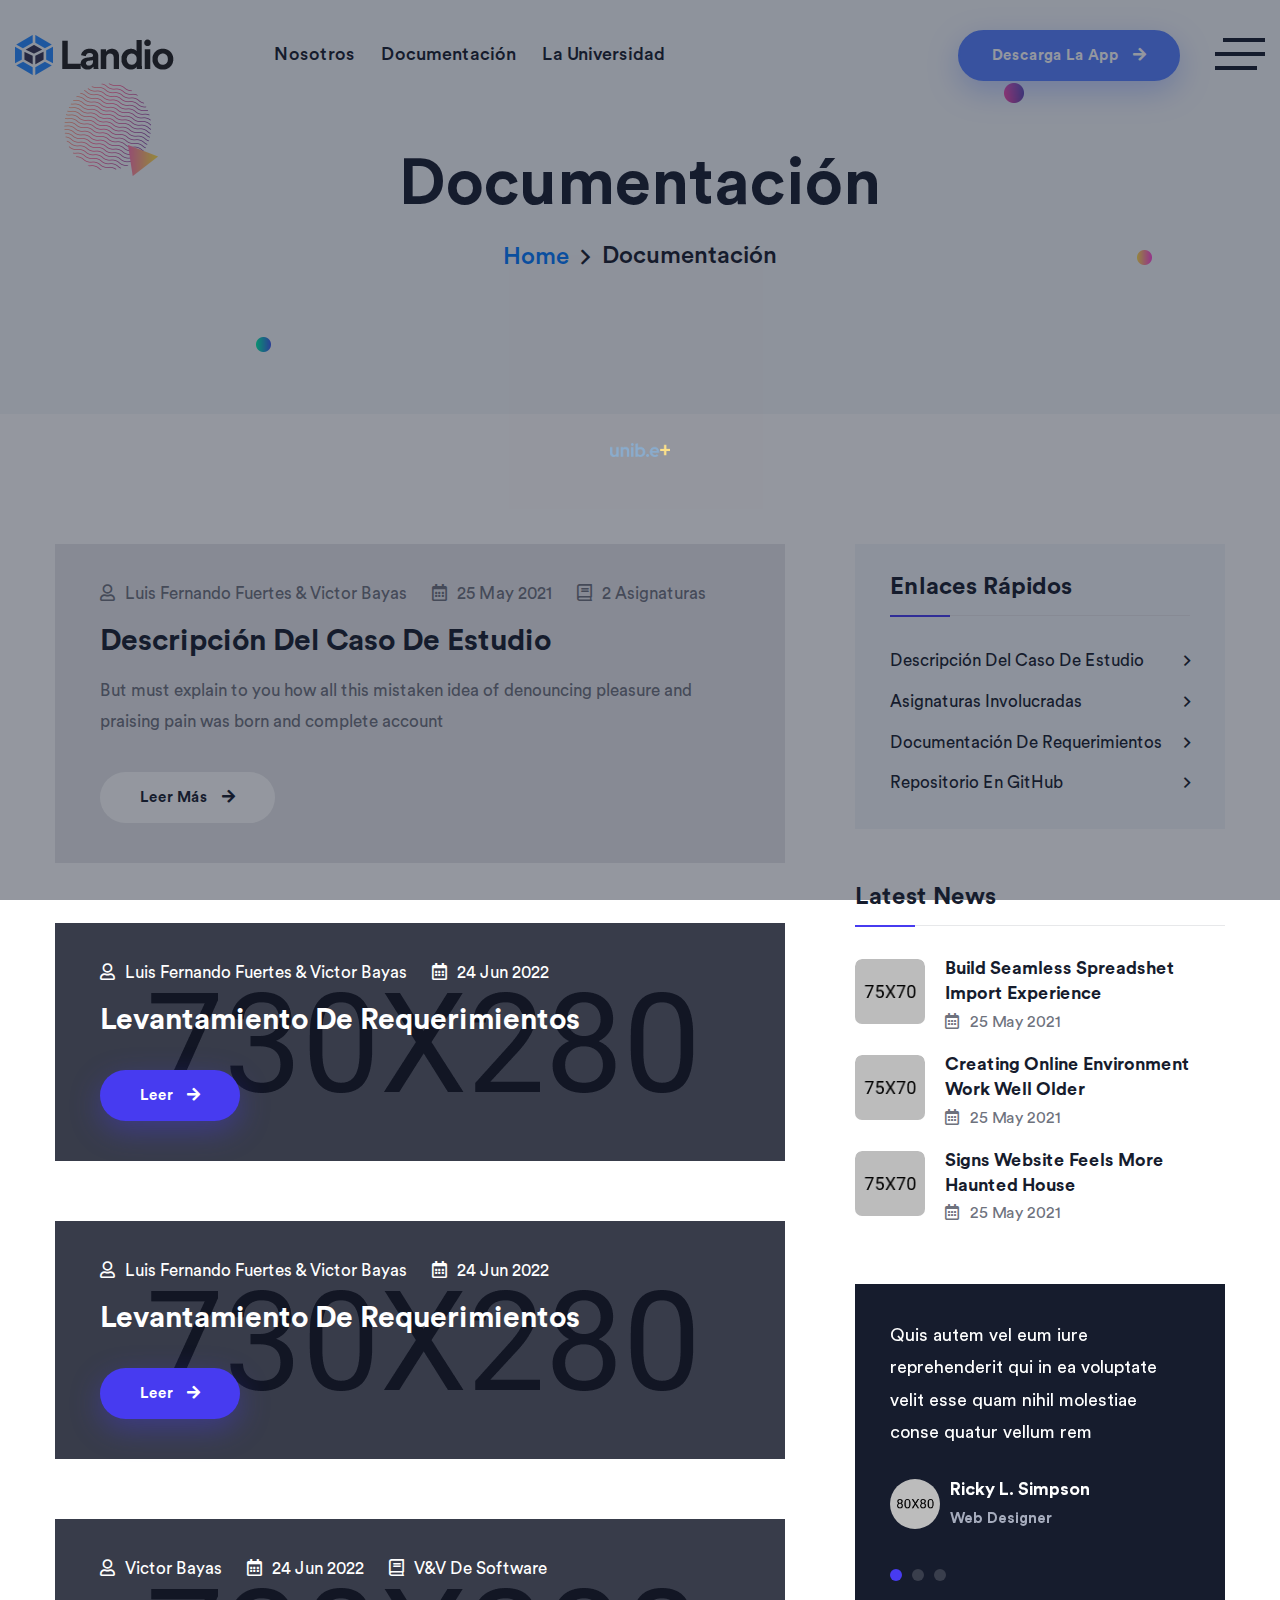
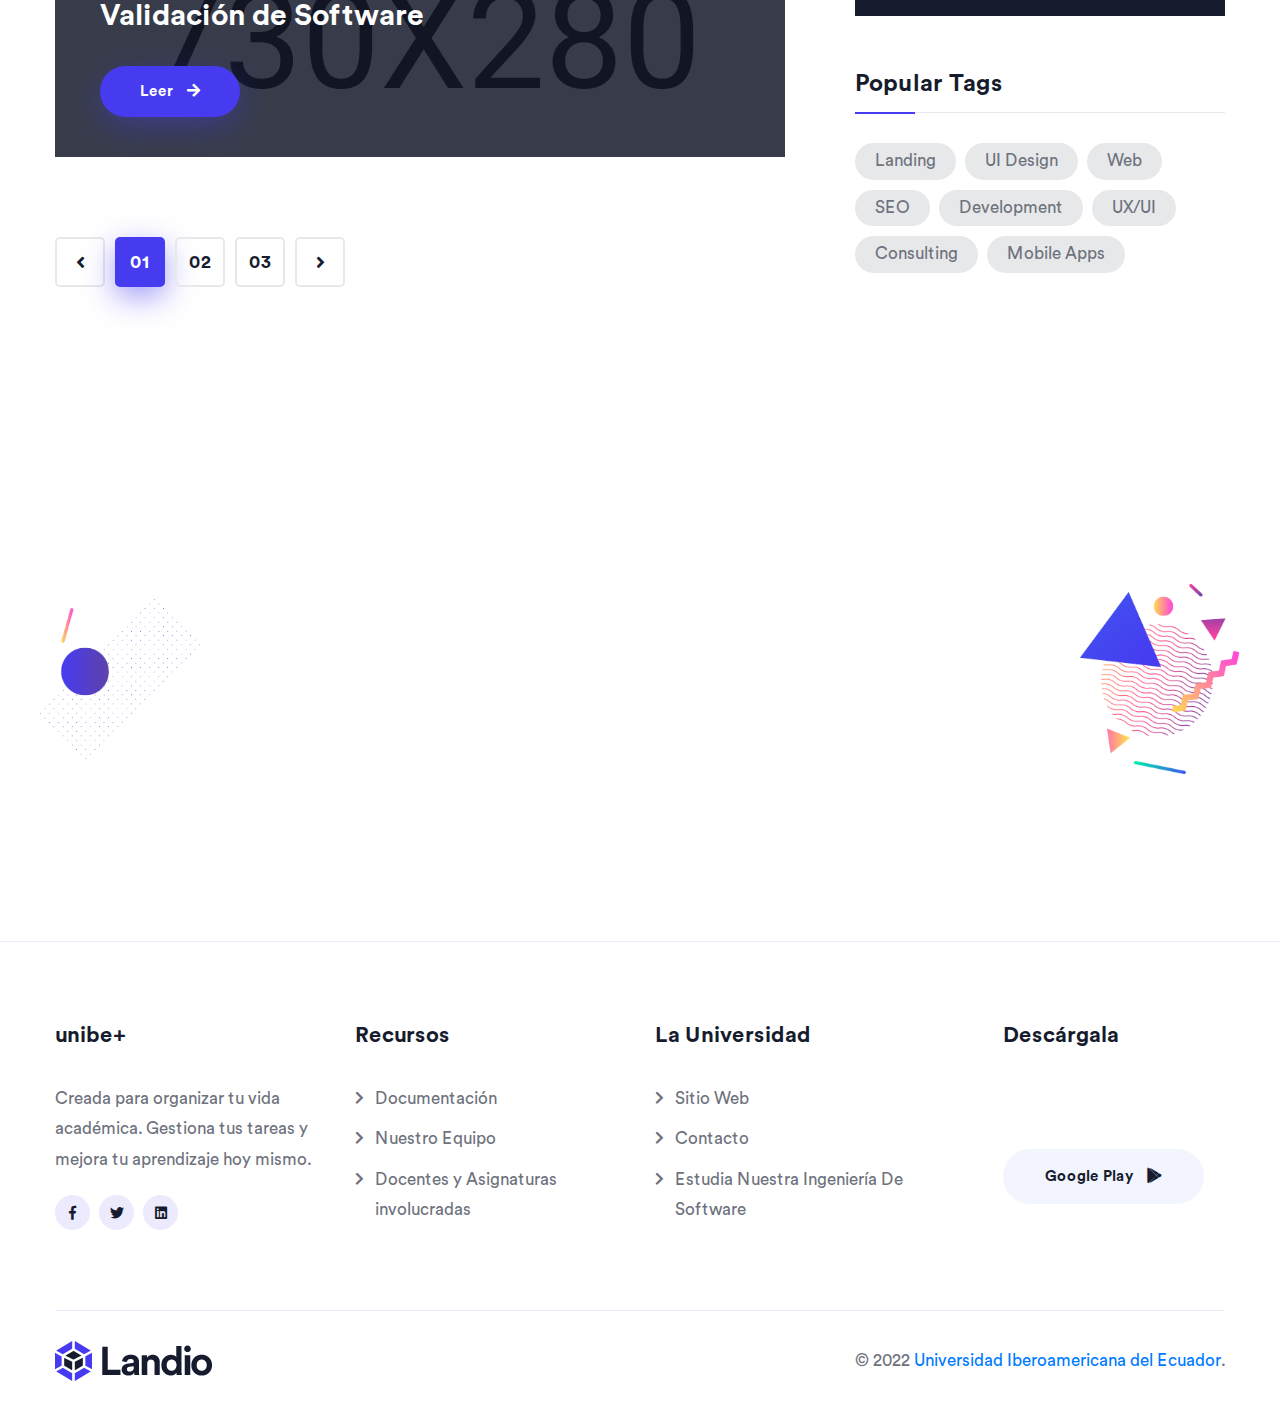
<file: Landing unibe+/HTML/docs.html>
<!DOCTYPE html>
<html lang="es">

<head>
    <meta charset="UTF-8">
    <meta http-equiv="X-UA-Compatible" content="IE=edge">
    <meta name="viewport" content="width=device-width, initial-scale=1.0">
    <title>Documentación | unibe+</title>

    <!--====== Favicon Icon ======-->
    <link rel="shortcut icon" href="assets/img/favicon.png" type="img/png" />
    <!--====== Bootstrap css ======-->
    <link rel="stylesheet" href="assets/css/bootstrap.min.css" />
    <!--====== Slick Slider ======-->
    <link rel="stylesheet" href="assets/css/slick.min.css" />
    <!--====== Magnific ======-->
    <link rel="stylesheet" href="assets/css/magnific-popup.min.css" />
    <!--====== Nice Select ======-->
    <link rel="stylesheet" href="assets/css/nice-select.min.css" />
    <!--====== Animate CSS ======-->
    <link rel="stylesheet" href="assets/css/animate.min.css" />
    <!--====== Jquery UI CSS ======-->
    <link rel="stylesheet" href="assets/css/jquery-ui.min.css" />
    <!--====== Font Awesome ======-->
    <link rel="stylesheet" href="assets/fonts/fontawesome/css/all.min.css" />
    <!--====== Flaticon ======-->
    <link rel="stylesheet" href="assets/fonts/flaticon/flaticon.css" />
    <!--====== Spacing Css ======-->
    <link rel="stylesheet" href="assets/css/spacing.min.css" />
    <!--====== Main Css ======-->
    <link rel="stylesheet" href="assets/css/style.css" />
    <!--====== Responsive CSS ======-->
    <link rel="stylesheet" href="assets/css/responsive.css" />
</head>

<body>
    <!--======= Start Preloader =======-->
    <div id="preloader">
        <img class="preloader-image" width="60" src="assets/img/preloader-logo.png" alt="preloader" />
    </div>
    <!--======= End Preloader =======-->

     <!--====== Start Header ======-->
     <header class="template-header navbar-left absolute-header nav-primary-5 submenu-primary-5 sticky-header">
        <div class="container-fluid fluid-gap-70">
            <div class="header-inner">
                <div class="header-left">
                    <div class="brand-logo">
                        <a href="index.html">
                            <img src="assets/img/logo-3.png" alt="logo">
                        </a>
                    </div>
                    <nav class="nav-menu d-none d-xl-block">
                        <ul>
                            <li>
                                <a href="team.html">Nosotros</a>
                                
                            </li>
                            <li>
                                <a href="docs.html">Documentación</a>
                                 <!-- 
                                 <ul class="sub-menu">
                                    <li><a href="documentation.html">Blog Standard</a></li>
                                    <li><a href="blog-details.html">Blog Details</a></li>
                                </ul>-->
                            </li>
                            <li>
                                <a href="https://www.unibe.edu.ec/" target="_blank">La Universidad</a>
                            </li>
                        </ul>
                    </nav>
                </div>
                <div class="header-right">
                    <ul class="header-extra">
                        <li class="d-none d-md-block">
                            <a href="#" class="template-btn primary-bg-5">
                                Descarga La App <i class="fas fa-arrow-right"></i>
                            </a>
                        </li>
                        <li class="d-none d-xl-block">
                            <a href="#" class="off-canvas-btn">
                                <span></span>
                                <span></span>
                                <span></span>
                            </a>
                        </li>
                        <li class="d-xl-none">
                            <a href="#" class="navbar-toggler">
                                <span></span>
                                <span></span>
                                <span></span>
                            </a>
                        </li>
                    </ul>
                </div>
            </div>
        </div>

        <!-- Start Mobile Slide Menu -->
        <div class="mobile-slide-panel">
            <div class="panel-overlay"></div>
            <div class="panel-inner">
                <div class="mobile-logo">
                    <a href="index.html">
                        <img src="assets/img/logo-1.png" alt="Landio">
                    </a>
                </div>
                <nav class="mobile-menu">
                    <ul>
                        <li>
                            <a href="team.html">Nosotros</a>
                        </li>
                        <li>
                            <a href="docs.html">Documentación</a>
                            <!--<
                                ul class="sub-menu">
                                <li><a href="blog-standard.html">Blog Standard</a></li>
                                <li><a href="blog-details.html">Blog Details</a></li>
                            </ul>
                            -->
                        </li>
                        <li>
                            <a href="https://www.unibe.edu.ec/" target="_blank">La Universidad</a>
                        </li>
                    </ul>
                </nav>
                <a href="#" class="panel-close">
                    <i class="fal fa-times"></i>
                </a>
            </div>
        </div>
        <!-- End Mobile Slide Menu -->

        <!-- Off Canvas -->
        <div class="off-canvas-wrapper">
            <div class="canvas-overlay"></div>
            <div class="canvas-inner">
                <div class="canvas-logo">
                    <img src="assets/img/logo-1.png" alt="Canvas Logo">
                </div>
                <div class="about-us">
                    <h5 class="canvas-widget-title">Sobre Nosotros</h5>
                    <p> 
                        Unibe+ es una app desarrollada por estudiantes de universidad llena de herramientas con una hermosa e intuitiva interfaz, rápida y fácil de usar, organiza tu vida académica con nuestras múltiples opciones y características.
                    </p>
                </div>
                <div class="contact-us">
                    <h5 class="canvas-widget-title">Contacto</h5>
                    <ul>
                        <li>
                            <i class="far fa-map-marker-alt"></i>
                            Av. 9 de Octubre N25-12 y Colón (Esq.)
                        </li>
                        <li>
                            <i class="far fa-envelope-open"></i>
                            <a href="mailto:info@unibe.edu.ec">info@unibe.edu.ec</a>
                            <a href="https://www.unibe.edu.ec" target="_blank">unibe.edu.ec</a>
                        </li>
                        <li>
                            <i class="far fa-phone"></i>
                            <span><a href="tel:+01234567899">(02) 2903571</a></span>
                            <span><a href="tel:+8563214">- (02) 2230401</a></span>
                        </li>
                    </ul>
                </div>
                <a href="#" class="canvas-close">
                    <i class="fal fa-times"></i>
                </a>
            </div>
        </div>
    </header>
    <!--====== End Header ======-->


    <!-- Start Search From -->
    <div class="modal fade search-area" id="search-modal" tabindex="-1" role="dialog">
        <div class="modal-dialog" role="document">
            <div class="modal-content">
                <form>
                    <input type="text" placeholder="Search here...">
                    <button class="search-btn"><i class="fa fa-search"></i></button>
                </form>
            </div>
        </div>
    </div>
    <!-- End Search From -->

    <!--====== Page title area Start ======-->
    <section class="page-title-area">
        <div class="container">
            <div class="page-title-content text-center">
                <h1 class="page-title">Documentación</h1>

                <ul class="breadcrumb-nav">
                    <li><a href="index-7.html">Home</a></li>
                    <li class="active">Documentación</li>
                </ul>
            </div>
        </div>
        <div class="page-title-effect d-none d-md-block">
            <img class="particle-1 animate-zoom-fade" src="assets/img/particle/particle-1.png" alt="particle One">
            <img class="particle-2 animate-rotate-me" src="assets/img/particle/particle-2.png" alt="particle Two">
            <img class="particle-3 animate-float-bob-x" src="assets/img/particle/particle-3.png" alt="particle Three">
            <img class="particle-4 animate-float-bob-y" src="assets/img/particle/particle-4.png" alt="particle Four">
            <img class="particle-5 animate-float-bob-y" src="assets/img/particle/particle-5.png" alt="particle Five">
        </div>
    </section>
    <!--====== Page title area End ======-->

    <!--====== Start Blog Standard Loop ======-->
    <section class="blog-area p-t-130 p-b-130">
        <div class="container">
            <div class="row justify-content-center">
                <div class="col-lg-8">
                    <div class="blog-post-items p-r-40 p-r-lg-0">
                        
                        <div class="single-blog-post no-thumbnail">
                            <div class="post-content">
                                <ul class="post-meta">
                                    <li><a href="#" class="post-meta"><i class="far fa-user"></i>Luis Fernando Fuertes &amp; Victor Bayas </a></li>
                                    <li><a class="post-meta"><i class="far fa-calendar-alt"></i>25 May 2021</a>
                                    </li>
                                    <li><a href="#" class="post-meta"><i class="far fa-book"></i>2 Asignaturas
                                            </a></li>
                                </ul>
                                <h4 class="post-title">
                                    <a href="blog-details.html">Descripción Del Caso De Estudio</a>
                                </h4>
                                <div class="post-excerpt">
                                    <p>
                                        But must explain to you how all this mistaken idea of denouncing pleasure and
                                        praising pain was born and complete account
                                    </p>
                                </div>

                                <a href="blog-details.html" class="post-read-more">Leer Más <i
                                        class="fas fa-arrow-right"></i></a>
                            </div>
                        </div>
                        <div class="single-blog-post thumbnail-cover">
                            <div class="post-thumbnail">
                                <img src="assets/img/blog/blog-standard-thumbnail-3.jpg" alt="blog thumbnail one">
                            </div>

                            <div class="post-content">
                                <ul class="post-meta">
                                    <li><a href="#" class="post-meta"><i class="far fa-user"></i>Luis Fernando Fuertes &amp; Victor Bayas </a></li>
                                    <li><a href="#" class="post-meta"><i class="far fa-calendar-alt"></i>24 Jun 2022</a>
                                    </li>
                                </ul>
                                <h4 class="post-title">
                                    <a href="blog-details.html">Levantamiento De Requerimientos</a>
                                </h4>
                                <a href="blog-details.html" class="post-read-more">Leer <i
                                        class="fas fa-arrow-right"></i></a>
                            </div>
                        </div>
                        <div class="single-blog-post thumbnail-cover">
                            <div class="post-thumbnail">
                                <img src="assets/img/blog/blog-standard-thumbnail-3.jpg" alt="blog thumbnail one">
                            </div>

                            <div class="post-content">
                                <ul class="post-meta">
                                    <li><a href="#" class="post-meta"><i class="far fa-user"></i>Luis Fernando Fuertes &amp; Victor Bayas </a></li>
                                    <li><a href="#" class="post-meta"><i class="far fa-calendar-alt"></i>24 Jun 2022</a>
                                    </li>
                                </ul>
                                <h4 class="post-title">
                                    <a href="blog-details.html">Levantamiento De Requerimientos</a>
                                </h4>
                                <a href="blog-details.html" class="post-read-more">Leer <i
                                        class="fas fa-arrow-right"></i></a>
                            </div>
                        </div>
                        <div class="single-blog-post thumbnail-cover">
                            <div class="post-thumbnail">
                                <img src="assets/img/blog/blog-standard-thumbnail-3.jpg" alt="blog thumbnail one">
                            </div>

                            <div class="post-content">
                                <ul class="post-meta">
                                    <li><a href="#" class="post-meta"><i class="far fa-user"></i>Victor Bayas </a></li>
                                    <li><a href="#" class="post-meta"><i class="far fa-calendar-alt"></i>24 Jun 2022</a>
                                    </li>
                                    <li><a href="#" class="post-meta"><i class="far fa-book"></i>V&amp;V De Software
                                    </a></li>
                                </ul>
                                <h4 class="post-title">
                                    <a href="blog-details.html">Validación de Software</a>
                                </h4>
                                <a href="blog-details.html" class="post-read-more">Leer <i
                                        class="fas fa-arrow-right"></i></a>
                            </div>
                        </div>
                    </div>
                    <ul class="post-pagination">
                        <li>
                            <a href="#">
                                <i class="fas fa-angle-left"></i>
                            </a>
                        </li>
                        <li><a href="#" class="active">01</a></li>
                        <li><a href="#">02</a></li>
                        <li><a href="#">03</a></li>
                        <li>
                            <a href="#">
                                <i class="fas fa-angle-right"></i>
                            </a>
                        </li>
                    </ul>
                </div>
                <div class="col-lg-4">
                    <div class="blog-sidebar m-t-md-80">
                       
                        <div class="widget category-widget">
                            <h4 class="widget-title">Enlaces Rápidos</h4>

                            <ul class="category-link">
                                <li><a href="#">Descripción Del Caso De Estudio</a></li>
                                <li><a href="#">Asignaturas Involucradas</a></li>
                                <li><a href="#">Documentación De Requerimientos</a></li>
                                <li><a href="#">Repositorio En GitHub</a></li>
                            </ul>
                        </div>
                        <div class="widget latest-post-widget">
                            <h4 class="widget-title">Latest News</h4>
                            <div class="popular-posts-wrapper">
                                <div class="popular-posts-item">
                                    <div class="popular-posts-thumbnail">
                                        <a href="blog-details.html">
                                            <img src="assets/img/blog/latest-post-thumbnail-1.jpg"
                                                alt="latest post one">
                                        </a>
                                    </div>
                                    <div class="popular-posts-item-content">
                                        <h5 class="popular-posts-title"><a href="blog-details.html">Build Seamless
                                                Spreadshet Import Experience</a></h5>
                                        <a href="#" class="posts-date"><i class="far fa-calendar-alt"></i> 25 May
                                            2021</a>
                                    </div>
                                </div>
                                <div class="popular-posts-item">
                                    <div class="popular-posts-thumbnail">
                                        <a href="blog-details.html">
                                            <img src="assets/img/blog/latest-post-thumbnail-2.jpg"
                                                alt="latest post two">
                                        </a>
                                    </div>
                                    <div class="popular-posts-item-content">
                                        <h5 class="popular-posts-title"><a href="blog-details.html">Creating Online
                                                Environment Work Well Older</a></h5>
                                        <a href="#" class="posts-date"><i class="far fa-calendar-alt"></i> 25 May
                                            2021</a>
                                    </div>
                                </div>
                                <div class="popular-posts-item">
                                    <div class="popular-posts-thumbnail">
                                        <a href="blog-details.html">
                                            <img src="assets/img/blog/latest-post-thumbnail-3.jpg"
                                                alt="latest post three">
                                        </a>
                                    </div>
                                    <div class="popular-posts-item-content">
                                        <h5 class="popular-posts-title"><a href="blog-details.html">Signs Website Feels
                                                More Haunted House</a></h5>
                                        <a href="#" class="posts-date"><i class="far fa-calendar-alt"></i> 25 May
                                            2021</a>
                                    </div>
                                </div>
                            </div>
                        </div>
                        <div class="widget testimonial-widget">
                            <div class="testimonial-widget-active">
                                <div class="single-testimonial">
                                    <p>Quis autem vel eum iure reprehenderit qui in ea voluptate velit esse quam nihil molestiae conse quatur vellum rem</p>

                                    <div class="author">
                                        <img src="assets/img/testimonial/author-1.png" alt="Author">
                                        <h6 class="name">
                                            Ricky L. Simpson
                                            <span class="position">Web designer</span>
                                        </h6>
                                    </div>
                                </div>
                                <div class="single-testimonial">
                                    <p>Quis autem vel eum iure reprehenderit qui in ea voluptate velit esse quam nihil molestiae conse quatur vellum rem</p>

                                    <div class="author">
                                        <img src="assets/img/testimonial/author-2.png" alt="Author">
                                        <h6 class="name">
                                            Ricky L. Simpson
                                            <span class="position">Web designer</span>
                                        </h6>
                                    </div>
                                </div>

                                <div class="single-testimonial">
                                    <p>Quis autem vel eum iure reprehenderit qui in ea voluptate velit esse quam nihil molestiae conse quatur vellum rem</p>

                                    <div class="author">
                                        <img src="assets/img/testimonial/author-3.png" alt="Author">
                                        <h6 class="name">
                                            Ricky L. Simpson
                                            <span class="position">Web designer</span>
                                        </h6>
                                    </div>
                                </div>
                            </div>
                        </div>
                        <div class="widget widget-tag-cloud">
                            <h4 class="widget-title">Popular Tags</h4>
                            <div class="tags">
                                <a href="#">Landing</a>
                                <a href="#">UI Design</a>
                                <a href="#">Web</a>
                                <a href="#">SEO</a>
                                <a href="#">Development</a>
                                <a href="#">UX/UI</a>
                                <a href="#">Consulting</a>
                                <a href="#">Mobile Apps</a>
                            </div>
                        </div>
                    </div>
                </div>
            </div>
        </div>
    </section>
    <!--====== End Blog Standard Loop ======-->
<!--====== Start CTA Section ======-->
<section class="cta-section cta-with-particle border-bottom-primary p-t-130 p-b-130">
    <div class="container">
        <div class="row justify-content-center">
            <div class="col-lg-6">
                <div class="cta-content wow fadeInUp">
                    <div class="common-heading tagline-boxed m-b-50 text-center">
                        <span class="tagline">Universidad Iberoamericana del Ecuador</span>
                        <h2 class="title">Estudia La Carrera De Ingeniería De Software
                        </h2>
                    </div>

                    <ul class="cta-btns justify-content-center">
                        <li>
                            <a href="https://www.unibe.edu.ec/ingenieria-de-software/" target="_blank" class="template-btn">
                                Más información
                            </a>
                        </li>
                        <li>
                            <a href="https://www.unibe.edu.ec/requisitos/" target="_blank" class="template-btn bordered-btn">
                                Requisitos 
                            </a>
                        </li>
                    </ul>
                </div>
            </div>
        </div>
        <div class="cta-particle d-none d-md-block">
            <img class="particle-left" src="assets/img/particle/cta-left-particle-1.png" alt="cta particle 1">
            <img class="particle-right" src="assets/img/particle/cta-right-particle-1.png" alt="cta particle 2">
        </div>
    </div>
</section>
<!--====== End CTA Section ======-->


    <!--====== Start Scroll To Top ======-->
    <a href="#" class="back-to-top" id="scroll-top">
        <i class="far fa-angle-up"></i>
    </a>
    <!--====== End Scroll To Top ======-->

    <!--====== Start Footer ======-->
    <footer class="template-footer">
        <div class="container">
            <div class="footer-widgets p-t-80 p-b-30">
                <div class="row">
                    <!-- Single Footer Widget -->
                    <div class="col-lg-3 col-md-6 col-sm-6">
                        <div class="widget text-block-widget">
                            <h5 class="widget-title">unibe+</h5>
                            <p>Creada para organizar tu vida académica. Gestiona tus tareas y mejora tu aprendizaje hoy mismo.</p>

                            <ul class="social-links m-t-20">
                                <li><a href="https://www.facebook.com/unibe.edu.ec/" target="_blank"><i class="fab fa-facebook-f"></i></a></li>
                                <li><a href="https://twitter.com/unibe_ec" target="_blank"><i class="fab fa-twitter"></i></a></li>
                                <li><a href="https://www.linkedin.com/school/unibe-ecuador/" target="_blank"><i class="fab fa-linkedin"></i></a></li>
                            </ul>
                        </div>
                    </div>
                    <!-- Single Footer Widget -->
                    <div class="col-lg-3 col-md-6 col-sm-6">
                        <div class="d-lg-flex justify-content-center">
                            <div class="widget nav-widget">
                                <h5 class="widget-title">Recursos</h5>
                                <ul>
                                    <li><a href="docs.html">Documentación</a></li>
                                    <li><a href="team.html">Nuestro Equipo</a></li>
                                    <li><a href="team.html">Docentes y Asignaturas involucradas</a></li>
                                </ul>
                            </div>
                        </div>
                    </div>
                    <!-- Single Footer Widget -->
                    <div class="col-lg-3 col-md-6 col-sm-6">
                        <div class="d-lg-flex justify-content-center">
                            <div class="widget nav-widget">
                                <h5 class="widget-title">La Universidad</h5>
                                <ul>
                                    <li><a href="https://www.unibe.edu.ec/" target="_blank">Sitio Web</a></li>
                                    <li><a href="https://www.unibe.edu.ec/contactos/" target="_blank">Contacto</a></li>
                                    <li><a href="https://www.unibe.edu.ec/ingenieria-de-software/" target="_blank">Estudia Nuestra Ingeniería De Software</a></li>
                                </ul>
                            </div>
                        </div>
                    </div>
                    <!-- Single Footer Widget -->
                    <div class="col-lg-3 col-md-6 col-sm-6">
                        <div class="widget pl-xl-5">
                            <h5 class="widget-title">Descárgala</h5>
                            <ul>
                                <li class="m-b-10">
                                        <a href="#"  class="template-btn primary-bg-5 wow fadeInUp" data-wow-delay="0.4s">
                                        Apple Store <i class="fab fa-apple"></i>
                                    </a>
                                </li>
                                <li>
                                    <a href="#" class="template-btn bg-soft-grey-color">
                                        Google Play <i class="fab fa-google-play"></i>
                                    </a>
                                </li>
                            </ul>
                        </div>
                    </div>
                </div>
            </div>
        </div>

        <div class="container">
            <div class="footer-copyright border-top-primary">
                <div class="row align-items-center justify-content-between">
                    <div class="col-sm-auto col-12">
                        <div class="copyright-logo text-center text-sm-left">
                            <img src="assets/img/logo-1.png" alt="unibe+">
                        </div>
                    </div>
                    <div class="col-sm-auto col-12">
                        <p class="copyright-text text-center text-sm-right pt-4 pt-sm-0">
                            © 2022 <a href="https://www.unibe.edu.ec/" target="_blank">Universidad Iberoamericana del Ecuador</a>.
                        </p>
                    </div>
                </div>
            </div>
        </div>
    </footer>
    <!--====== End Footer ======-->

    <!--====== Jquery ======-->
    <script src="assets/js/jquery-3.6.0.min.js"></script>
    <!--====== Bootstrap ======-->
    <script src="assets/js/bootstrap.min.js"></script>
    <!--====== Slick slider ======-->
    <script src="assets/js/slick.min.js"></script>
    <!--====== Magnific ======-->
    <script src="assets/js/jquery.magnific-popup.min.js"></script>
    <!--====== Isotope Js ======-->
    <script src="assets/js/isotope.pkgd.min.js"></script>
    <!--====== Jquery UI Js ======-->
    <script src="assets/js/jquery-ui.min.js"></script>
    <!--====== Inview ======-->
    <script src="assets/js/jquery.inview.min.js"></script>
    <!--====== Nice Select ======-->
    <script src="assets/js/jquery.nice-select.min.js"></script>
    <!--====== Wow ======-->
    <script src="assets/js/wow.min.js"></script>
    <!--====== Main JS ======-->
    <script src="assets/js/main.js"></script>
</body>

</html>
</file>
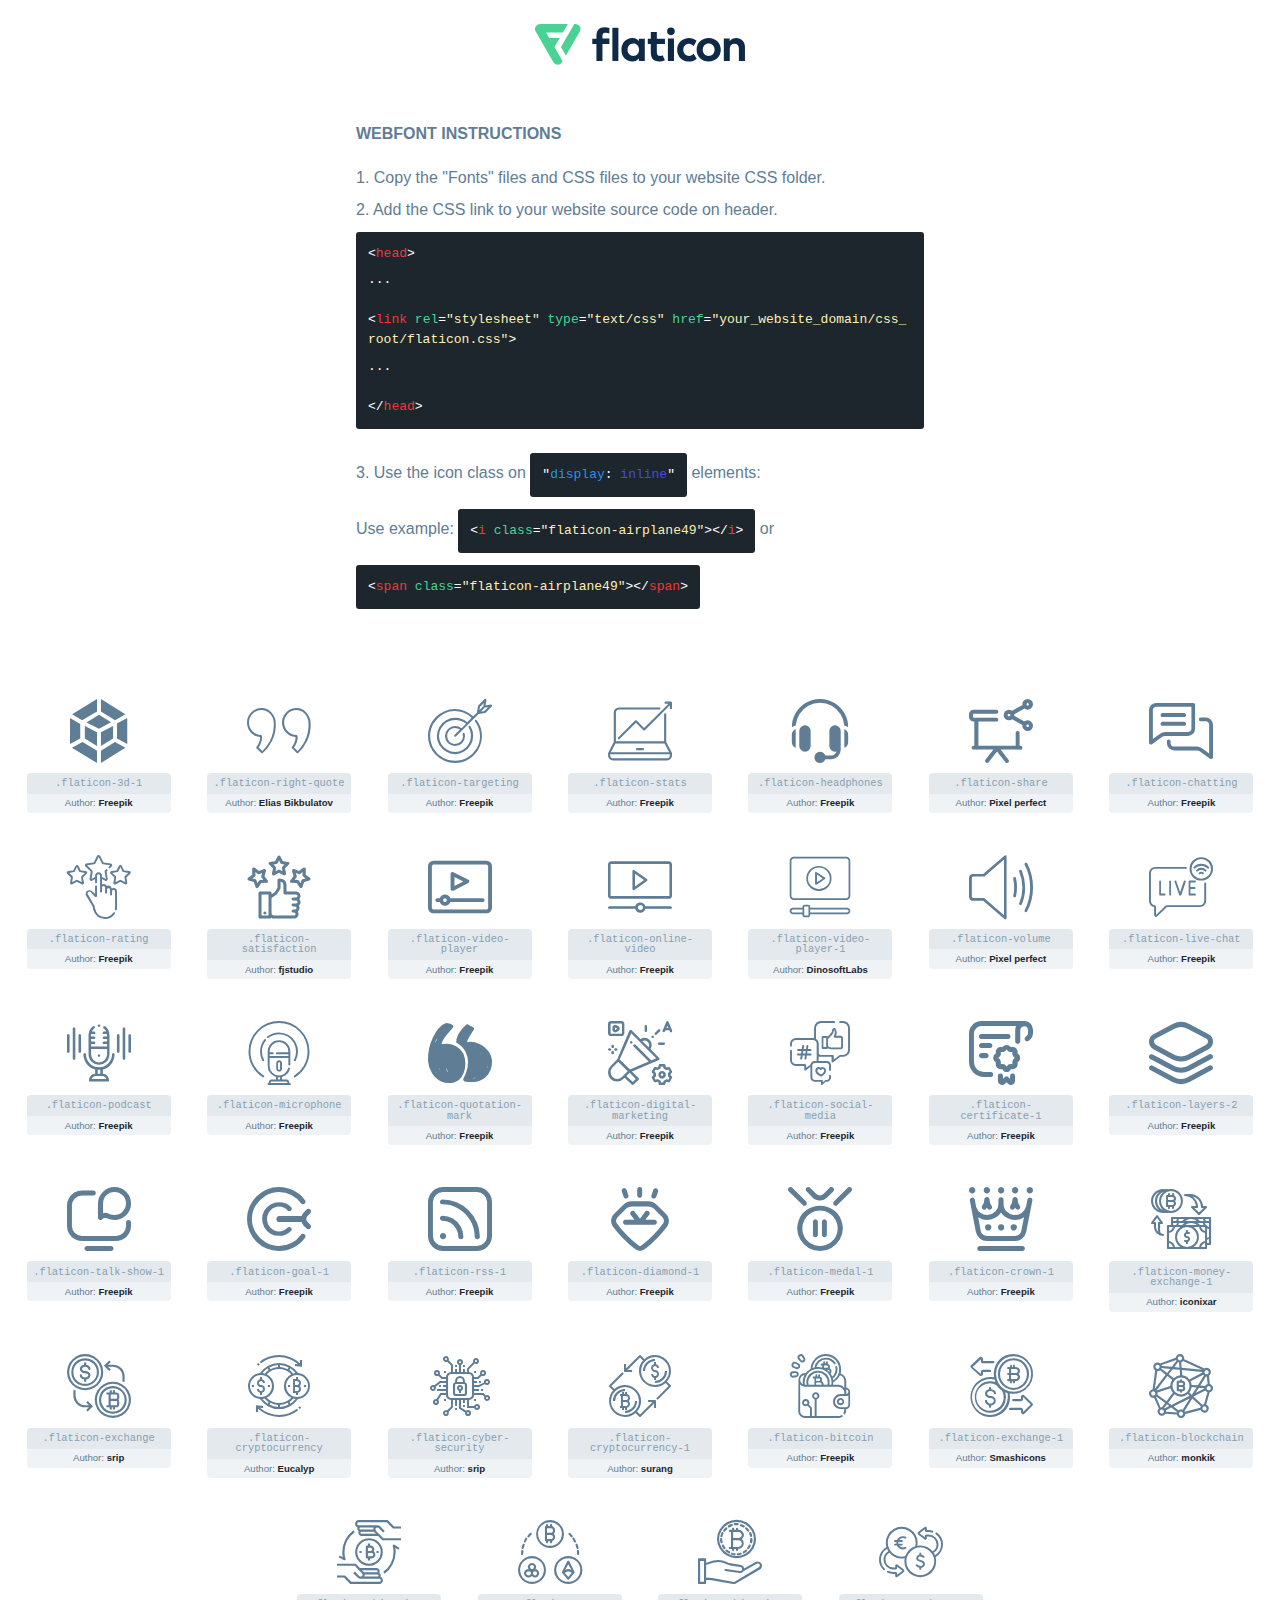
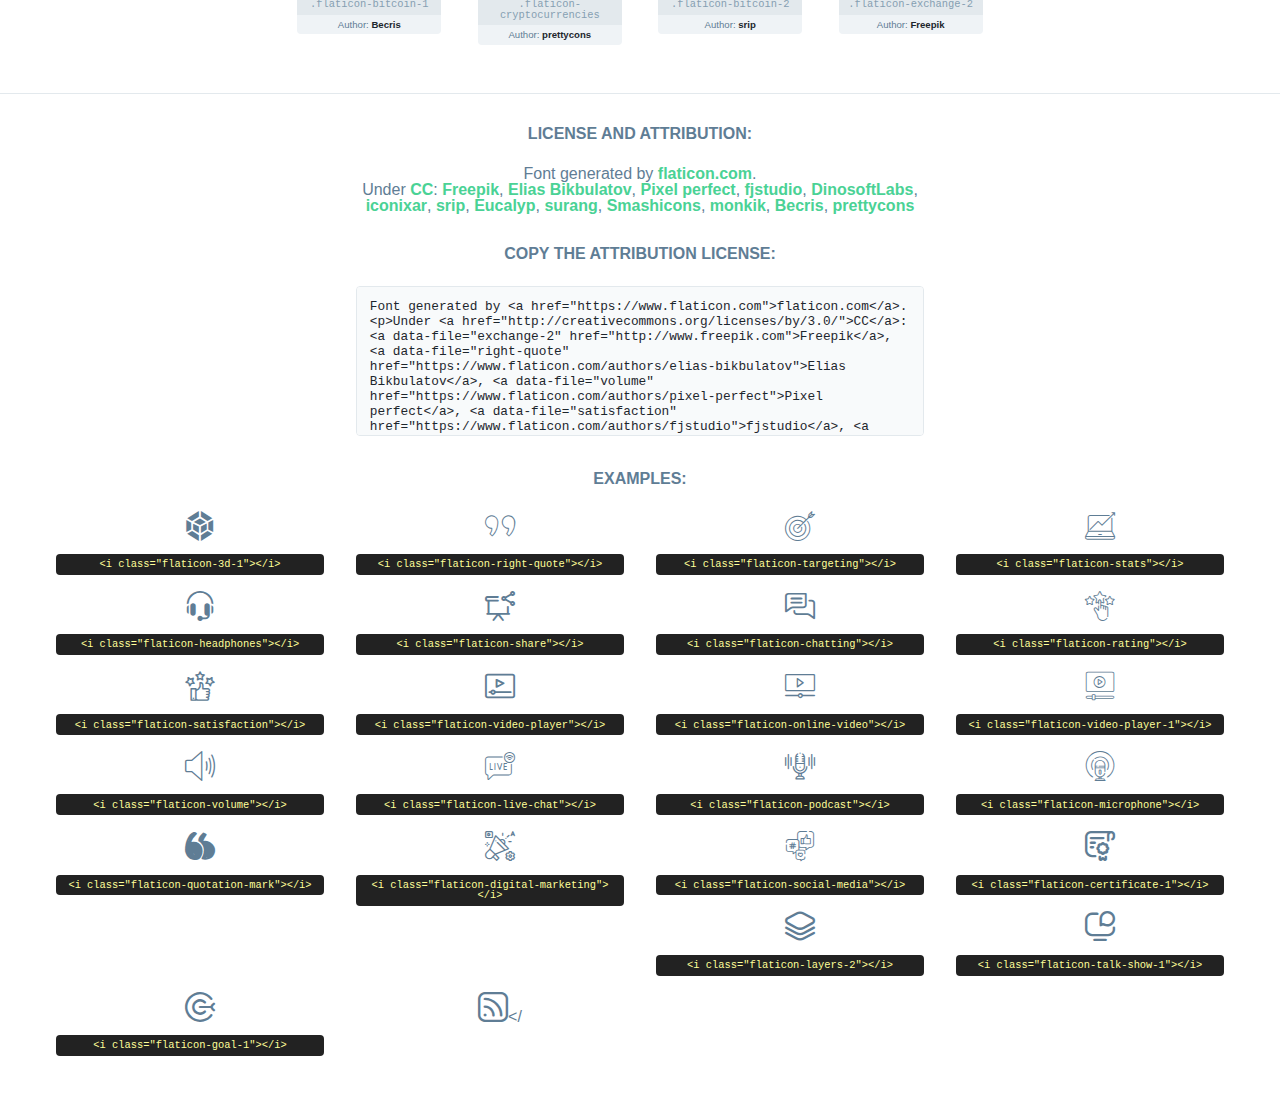
<file: assets/fonts/flaticon/font/flaticon.html>
<!DOCTYPE html>
<html lang="en">
<head>
    <title>Flaticon Webfont</title>
    <link rel="stylesheet" type="text/css" href="./flaticon.css"/>
    <meta charset="UTF-8">
    <style>
        html, body, div, span, applet, object, iframe,
        h1, h2, h3, h4, h5, h6, p, blockquote, pre,
        a, abbr, acronym, address, big, cite, code,
        del, dfn, em, img, ins, kbd, q, s, samp,
        small, strike, strong, sub, sup, tt, var,
        b, u, i, center,
        dl, dt, dd, ol, ul, li,
        fieldset, form, label, legend,
        table, caption, tbody, tfoot, thead, tr, th, td,
        article, aside, canvas, details, embed,
        figure, figcaption, footer, header, hgroup,
        menu, nav, output, ruby, section, summary,
        time, mark, audio, video {
            margin: 0;
            padding: 0;
            border: 0;
            font-size: 100%;
            font: inherit;
            vertical-align: baseline;
        }

        /* HTML5 display-role reset for older browsers */
        article, aside, details, figcaption, figure,
        footer, header, hgroup, menu, nav, section {
            display: block;
        }

        body {
            line-height: 1;
        }

        ol, ul {
            list-style: none;
        }

        blockquote, q {
            quotes: none;
        }

        blockquote:before, blockquote:after,
        q:before, q:after {
            content: '';
            content: none;
        }

        table {
            border-collapse: collapse;
            border-spacing: 0;
        }

        body {
            font-family: Helvetica, Arial, sans-serif;
            font-size: 16px;
            color: #5f7d95;
        }

        a {
            color: #4AD295;
            font-weight: bold;
            text-decoration: none;
        }

        * {
            -moz-box-sizing: border-box;
            -webkit-box-sizing: border-box;
            box-sizing: border-box;
            margin: 0;
            padding: 0;
        }

        [class^="flaticon-"]:before, [class*=" flaticon-"]:before, [class^="flaticon-"]:after, [class*=" flaticon-"]:after {
            font-family: Flaticon;
            font-size: 30px;
            font-style: normal;
            margin-left: 20px;
            color: #333;
        }

        .wrapper {
            max-width: 600px;
            margin: auto;
            padding: 0 1em;
        }

        .title {
            margin-bottom: 24px;
            text-transform: uppercase;
            font-weight: bold;
        }

        header {
            text-align: center;
            padding: 24px;
        }

        header .logo {
            width: 210px;
            height: auto;
            border: none;
            display: inline-block;
        }

        header strong {
            font-size: 28px;
            font-weight: 500;
            vertical-align: middle;
        }

        .demo {
            margin: 2em auto;
            line-height: 1.25em;
        }

        .demo ul li {
            margin-bottom: 12px;
        }

        .demo ul li code {
            background-color: #1D262D;
            border-radius: 3px;
            padding: 12px;
            display: inline-block;
            color: #fff;
            font-family: Consolas, Monaco, Lucida Console, Liberation Mono, DejaVu Sans Mono, Bitstream Vera Sans Mono, Courier New, monospace;
            font-weight: lighter;
            margin-top: 12px;
            font-size: 13px;
            word-break: break-all;
        }

        .demo ul li code .red {
            color: #EC3A3B;
        }

        .demo ul li code .green {
            color: #4AD295;
        }

        .demo ul li code .yellow {
            color: #FFEEB6;
        }

        .demo ul li code .blue {
            color: #2C8CF4;
        }

        .demo ul li code .purple {
            color: #4949E7;
        }

        .demo ul li code .dots {
            margin-top: 0.5em;
            display: block;
        }

        #glyphs {
            border-bottom: 1px solid #E3E9ED;
            padding: 2em 0;
            text-align: center;
        }

        .glyph {
            display: inline-block;
            width: 9em;
            margin: 1em;
            text-align: center;
            vertical-align: top;
            background: #FFF;
        }

        .glyph .flaticon {
            padding: 10px;
            display: block;
            font-family: "Flaticon";
            font-size: 64px;
            line-height: 1;
        }

        .glyph .flaticon:before {
            font-size: 64px;
            color: #5f7d95;
            margin-left: 0;
        }

        .class-name {
            font-size: 0.65em;
            background-color: #E3E9ED;
            color: #869FB2;
            border-radius: 4px 4px 0 0;
            padding: 0.5em;
            font-family: Consolas, Monaco, Lucida Console, Liberation Mono, DejaVu Sans Mono, Bitstream Vera Sans Mono, Courier New, monospace;
        }

        .author-name {
            font-size: 0.6em;
            background-color: #EFF3F6;
            border-top: 0;
            border-radius: 0 0 4px 4px;
            padding: 0.5em;
        }

        .author-name a {
            color: #1D262D;
        }

        .class-name:last-child {
            font-size: 10px;
            color: #888;
        }

        .class-name:last-child a {
            font-size: 10px;
            color: #555;
        }

        .glyph > input {
            display: block;
            width: 100px;
            margin: 5px auto;
            text-align: center;
            font-size: 12px;
            cursor: text;
        }

        .glyph > input.icon-input {
            font-family: "Flaticon";
            font-size: 16px;
            margin-bottom: 10px;
        }

        .attribution .title {
            margin-top: 2em;
        }

        .attribution textarea {
            background-color: #F8FAFB;
            color: #1D262D;
            padding: 1em;
            border: none;
            box-shadow: none;
            border: 1px solid #E3E9ED;
            border-radius: 4px;
            resize: none;
            width: 100%;
            height: 150px;
            font-size: 0.8em;
            font-family: Consolas, Monaco, Lucida Console, Liberation Mono, DejaVu Sans Mono, Bitstream Vera Sans Mono, Courier New, monospace;
            -webkit-appearance: none;
        }

        .attribution textarea:hover {
            border-color: #CFD9E0;
        }

        .attribution textarea:focus {
            border-color: #4AD295;
        }

        .iconsuse {
            margin: 2em auto;
            text-align: center;
            max-width: 1200px;
        }

        .iconsuse:after {
            content: '';
            display: table;
            clear: both;
        }

        .iconsuse .image {
            float: left;
            width: 25%;
            padding: 0 1em;
        }

        .iconsuse .image p {
            margin-bottom: 1em;
        }

        .iconsuse .image span {
            display: block;
            font-size: 0.65em;
            background-color: #222;
            color: #fff;
            border-radius: 4px;
            padding: 0.5em;
            color: #FFFF99;
            margin-top: 1em;
            font-family: Consolas, Monaco, Lucida Console, Liberation Mono, DejaVu Sans Mono, Bitstream Vera Sans Mono, Courier New, monospace;
        }

        .flaticon:before {
            color: #5f7d95;
        }

        #footer {
            text-align: center;
            background-color: #1D262D;
            color: #869FB2;
            padding: 12px;
            font-size: 14px;
        }

        #footer a {
            font-weight: normal;
        }

        @media (max-width: 960px) {
            .iconsuse .image {
                width: 50%;
            }
        }

        .preview {
            width: 100px;
            display: inline-block;
            margin: 10px;
        }

        .preview .inner {
            display: inline-block;
            width: 100%;
            text-align: center;
            background: #f5f5f5;
            -webkit-border-radius: 3px 3px 0 0;
            -moz-border-radius: 3px 3px 0 0;
            border-radius: 3px 3px 0 0;
        }

        .preview .inner  {
            line-height: 85px;
            font-size: 40px;
            color: #333;
        }

        .label {
            display: inline-block;
            width: 100%;
            box-sizing: border-box;
            padding: 5px;
            font-size: 10px;
            font-family: Monaco, monospace;
            color: #666;
            white-space: nowrap;
            overflow: hidden;
            text-overflow: ellipsis;
            background: #ddd;
            -webkit-border-radius: 0 0 3px 3px;
            -moz-border-radius: 0 0 3px 3px;
            border-radius: 0 0 3px 3px;
            color: #666;
        }
    </style>
</head>
<body>
    <header>
        <a href="https://www.flaticon.com/" target="_blank" class="logo">
            <svg xmlns="http://www.w3.org/2000/svg" viewBox="0 0 394.3 76.5">
                <path d="M156.6,69.4H145.3V7.1h11.3Z" style="fill:#0e2a47"/>
                <path d="M206.2,69.4h-11V64.8a15.4,15.4,0,0,1-12.6,5.7c-11.6,0-20.3-9.5-20.3-22.1s8.8-22.1,20.3-22.1a15.4,15.4,0,0,1,12.6,5.8V27.5h11Zm-32.4-21c0,6.4,4.2,11.6,10.8,11.6s10.8-4.9,10.8-11.6-4.4-11.6-10.8-11.6S173.9,42,173.9,48.4Z"
                      style="fill:#0e2a47"/>
                <path d="M262.5,13.7a7.2,7.2,0,0,1-14.4,0,7.2,7.2,0,1,1,14.4,0ZM261,69.4H249.6v-42H261Z"
                      style="fill:#0e2a47"/>
                <path id="_Trazado_" data-name="&lt;Trazado&gt;"
                      d="M139.6,17.8a16.6,16.6,0,0,0-8-1.4c-3.2.4-4.9,2-4.9,5.9v5.1h13V37.5h-13v32H115.4v-32h-7.8v-10h7.8V22.2c0-9.9,5.2-16.3,15-16.3a23.4,23.4,0,0,1,9.3,1.8Z"
                      style="fill:#0e2a47"/>
                <path d="M235.1,60c-3.5,0-6.3-1.9-6.3-7.1V37.5H244v-10H228.8V15H217.5V27.5h-5.7v10h5.7V53.7c0,10.9,5.3,16.8,15.7,16.8A22.9,22.9,0,0,0,244,68l-4.3-9.1A12.3,12.3,0,0,1,235.1,60Z"
                      style="fill:#0e2a47"/>
                <path d="M348.9,48.4c0,12.6-9.7,22.1-22.7,22.1s-22.7-9.4-22.7-22.1,9.6-22.1,22.7-22.1S348.9,35.8,348.9,48.4Zm-33.9,0c0,6.8,4.8,11.6,11.1,11.6s11.2-4.8,11.2-11.6-4.8-11.6-11.2-11.6S315.1,41.6,315.1,48.4Z"
                      style="fill:#0e2a47"/>
                <path d="M394.3,42.7V69.4H382.9V46.3c0-6.1-3-9.4-8.2-9.4s-8.9,3.2-8.9,9.5v23H354.6v-42h11v4.9c3-4.5,7.6-6.1,12.3-6.1C387.5,26.3,394.3,33,394.3,42.7Z"
                      style="fill:#0e2a47"/>
                <path d="M298,55.7h0a12.4,12.4,0,0,1-8.2,4.2h-.9l-1.8-.2a10,10,0,0,1-7.4-5.6,13.2,13.2,0,0,1-1.2-5.8,13,13,0,0,1,1.3-5.9,10.1,10.1,0,0,1,7.5-5.5h2.4a11.7,11.7,0,0,1,8.3,4.2l5.5-9.6a19.9,19.9,0,0,0-8.1-4.3,23.4,23.4,0,0,0-6.1-.8,25.2,25.2,0,0,0-7.5,1.1,20.9,20.9,0,0,0-8,4.6,21.9,21.9,0,0,0-6.8,16.4,21.9,21.9,0,0,0,6.7,16.3,20.9,20.9,0,0,0,8,4.6,25.2,25.2,0,0,0,7.7,1.2,23.6,23.6,0,0,0,6.2-.8,20,20,0,0,0,8.1-4.4Z"
                      style="fill:#0e2a47"/>
                <path d="M46.3,26.5H26.9L20.8,16H52.4L61.6,0H9.4A9.3,9.3,0,0,0,1.3,4.7a9.3,9.3,0,0,0,0,9.4L34.6,71.8a9.4,9.4,0,0,0,16.2,0l1.1-1.9L36.6,43.3Z"
                      style="fill:#4ad295"/>
                <path d="M84.2,4.7A9.3,9.3,0,0,0,76.1,0H73.8l-25,43.3,9.2,16L84.2,14A9.3,9.3,0,0,0,84.2,4.7Z"
                      style="fill:#4ad295"/>
            </svg>
        </a>
    </header>
    <section class="demo wrapper">

        <p class="title">Webfont Instructions</p>

        <ul>
            <li>
                <span class="num">1. </span>Copy the "Fonts" files and CSS files to your website CSS folder.
            </li>
            <li>
                <span class="num">2. </span>Add the CSS link to your website source code on header.
                <code class="big">
                    &lt;<span class="red">head</span>&gt;
                    <br/><span class="dots">...</span>
                    <br/>&lt;<span class="red">link</span> <span class="green">rel</span>=<span
                        class="yellow">"stylesheet"</span> <span class="green">type</span>=<span
                        class="yellow">"text/css"</span> <span class="green">href</span>=<span class="yellow">"your_website_domain/css_root/flaticon.css"</span>&gt;
                    <br/><span class="dots">...</span>
                    <br/>&lt;/<span class="red">head</span>&gt;
                </code>
            </li>

            <li>
                <p>
                    <span class="num">3. </span>Use the icon class on <code>"<span class="blue">display</span>:<span
                        class="purple"> inline</span>"</code> elements:
                    <br/>
                    Use example: <code>&lt;<span class="red">i</span> <span class="green">class</span>=<span class="yellow">&quot;flaticon-airplane49&quot;</span>&gt;&lt;/<span
                        class="red">i</span>&gt;</code> or <code>&lt;<span class="red">span</span> <span
                        class="green">class</span>=<span class="yellow">&quot;flaticon-airplane49&quot;</span>&gt;&lt;/<span
                        class="red">span</span>&gt;</code>
            </li>
        </ul>

    </section>
    <section id="glyphs">
            <div class="glyph">
                <i class="flaticon flaticon-3d-1"></i>
                <div class="class-name">.flaticon-3d-1</div>
                <div class="author-name">Author: <a data-file="3d-1" href="http://www.freepik.com">Freepik</a> </div>
            </div>

            <div class="glyph">
                <i class="flaticon flaticon-right-quote"></i>
                <div class="class-name">.flaticon-right-quote</div>
                <div class="author-name">Author: <a data-file="right-quote" href="https://www.flaticon.com/authors/elias-bikbulatov">Elias Bikbulatov</a> </div>
            </div>

            <div class="glyph">
                <i class="flaticon flaticon-targeting"></i>
                <div class="class-name">.flaticon-targeting</div>
                <div class="author-name">Author: <a data-file="targeting" href="http://www.freepik.com">Freepik</a> </div>
            </div>

            <div class="glyph">
                <i class="flaticon flaticon-stats"></i>
                <div class="class-name">.flaticon-stats</div>
                <div class="author-name">Author: <a data-file="stats" href="http://www.freepik.com">Freepik</a> </div>
            </div>

            <div class="glyph">
                <i class="flaticon flaticon-headphones"></i>
                <div class="class-name">.flaticon-headphones</div>
                <div class="author-name">Author: <a data-file="headphones" href="http://www.freepik.com">Freepik</a> </div>
            </div>

            <div class="glyph">
                <i class="flaticon flaticon-share"></i>
                <div class="class-name">.flaticon-share</div>
                <div class="author-name">Author: <a data-file="share" href="https://www.flaticon.com/authors/pixel-perfect">Pixel perfect</a> </div>
            </div>

            <div class="glyph">
                <i class="flaticon flaticon-chatting"></i>
                <div class="class-name">.flaticon-chatting</div>
                <div class="author-name">Author: <a data-file="chatting" href="http://www.freepik.com">Freepik</a> </div>
            </div>

            <div class="glyph">
                <i class="flaticon flaticon-rating"></i>
                <div class="class-name">.flaticon-rating</div>
                <div class="author-name">Author: <a data-file="rating" href="http://www.freepik.com">Freepik</a> </div>
            </div>

            <div class="glyph">
                <i class="flaticon flaticon-satisfaction"></i>
                <div class="class-name">.flaticon-satisfaction</div>
                <div class="author-name">Author: <a data-file="satisfaction" href="https://www.flaticon.com/authors/fjstudio">fjstudio</a> </div>
            </div>

            <div class="glyph">
                <i class="flaticon flaticon-video-player"></i>
                <div class="class-name">.flaticon-video-player</div>
                <div class="author-name">Author: <a data-file="video-player" href="http://www.freepik.com">Freepik</a> </div>
            </div>

            <div class="glyph">
                <i class="flaticon flaticon-online-video"></i>
                <div class="class-name">.flaticon-online-video</div>
                <div class="author-name">Author: <a data-file="online-video" href="http://www.freepik.com">Freepik</a> </div>
            </div>

            <div class="glyph">
                <i class="flaticon flaticon-video-player-1"></i>
                <div class="class-name">.flaticon-video-player-1</div>
                <div class="author-name">Author: <a data-file="video-player-1" href="https://www.flaticon.com/authors/dinosoftlabs">DinosoftLabs</a> </div>
            </div>

            <div class="glyph">
                <i class="flaticon flaticon-volume"></i>
                <div class="class-name">.flaticon-volume</div>
                <div class="author-name">Author: <a data-file="volume" href="https://www.flaticon.com/authors/pixel-perfect">Pixel perfect</a> </div>
            </div>

            <div class="glyph">
                <i class="flaticon flaticon-live-chat"></i>
                <div class="class-name">.flaticon-live-chat</div>
                <div class="author-name">Author: <a data-file="live-chat" href="http://www.freepik.com">Freepik</a> </div>
            </div>

            <div class="glyph">
                <i class="flaticon flaticon-podcast"></i>
                <div class="class-name">.flaticon-podcast</div>
                <div class="author-name">Author: <a data-file="podcast" href="http://www.freepik.com">Freepik</a> </div>
            </div>

            <div class="glyph">
                <i class="flaticon flaticon-microphone"></i>
                <div class="class-name">.flaticon-microphone</div>
                <div class="author-name">Author: <a data-file="microphone" href="http://www.freepik.com">Freepik</a> </div>
            </div>

            <div class="glyph">
                <i class="flaticon flaticon-quotation-mark"></i>
                <div class="class-name">.flaticon-quotation-mark</div>
                <div class="author-name">Author: <a data-file="quotation-mark" href="http://www.freepik.com">Freepik</a> </div>
            </div>

            <div class="glyph">
                <i class="flaticon flaticon-digital-marketing"></i>
                <div class="class-name">.flaticon-digital-marketing</div>
                <div class="author-name">Author: <a data-file="digital-marketing" href="http://www.freepik.com">Freepik</a> </div>
            </div>

            <div class="glyph">
                <i class="flaticon flaticon-social-media"></i>
                <div class="class-name">.flaticon-social-media</div>
                <div class="author-name">Author: <a data-file="social-media" href="http://www.freepik.com">Freepik</a> </div>
            </div>

            <div class="glyph">
                <i class="flaticon flaticon-certificate-1"></i>
                <div class="class-name">.flaticon-certificate-1</div>
                <div class="author-name">Author: <a data-file="certificate-1" href="http://www.freepik.com">Freepik</a> </div>
            </div>

            <div class="glyph">
                <i class="flaticon flaticon-layers-2"></i>
                <div class="class-name">.flaticon-layers-2</div>
                <div class="author-name">Author: <a data-file="layers-2" href="http://www.freepik.com">Freepik</a> </div>
            </div>

            <div class="glyph">
                <i class="flaticon flaticon-talk-show-1"></i>
                <div class="class-name">.flaticon-talk-show-1</div>
                <div class="author-name">Author: <a data-file="talk-show-1" href="http://www.freepik.com">Freepik</a> </div>
            </div>

            <div class="glyph">
                <i class="flaticon flaticon-goal-1"></i>
                <div class="class-name">.flaticon-goal-1</div>
                <div class="author-name">Author: <a data-file="goal-1" href="http://www.freepik.com">Freepik</a> </div>
            </div>

            <div class="glyph">
                <i class="flaticon flaticon-rss-1"></i>
                <div class="class-name">.flaticon-rss-1</div>
                <div class="author-name">Author: <a data-file="rss-1" href="http://www.freepik.com">Freepik</a> </div>
            </div>

            <div class="glyph">
                <i class="flaticon flaticon-diamond-1"></i>
                <div class="class-name">.flaticon-diamond-1</div>
                <div class="author-name">Author: <a data-file="diamond-1" href="http://www.freepik.com">Freepik</a> </div>
            </div>

            <div class="glyph">
                <i class="flaticon flaticon-medal-1"></i>
                <div class="class-name">.flaticon-medal-1</div>
                <div class="author-name">Author: <a data-file="medal-1" href="http://www.freepik.com">Freepik</a> </div>
            </div>

            <div class="glyph">
                <i class="flaticon flaticon-crown-1"></i>
                <div class="class-name">.flaticon-crown-1</div>
                <div class="author-name">Author: <a data-file="crown-1" href="http://www.freepik.com">Freepik</a> </div>
            </div>

            <div class="glyph">
                <i class="flaticon flaticon-money-exchange-1"></i>
                <div class="class-name">.flaticon-money-exchange-1</div>
                <div class="author-name">Author: <a data-file="money-exchange-1" href="https://www.flaticon.com/authors/iconixar">iconixar</a> </div>
            </div>

            <div class="glyph">
                <i class="flaticon flaticon-exchange"></i>
                <div class="class-name">.flaticon-exchange</div>
                <div class="author-name">Author: <a data-file="exchange" href="https://www.flaticon.com/authors/srip">srip</a> </div>
            </div>

            <div class="glyph">
                <i class="flaticon flaticon-cryptocurrency"></i>
                <div class="class-name">.flaticon-cryptocurrency</div>
                <div class="author-name">Author: <a data-file="cryptocurrency" href="https://www.flaticon.com/authors/eucalyp">Eucalyp</a> </div>
            </div>

            <div class="glyph">
                <i class="flaticon flaticon-cyber-security"></i>
                <div class="class-name">.flaticon-cyber-security</div>
                <div class="author-name">Author: <a data-file="cyber-security" href="https://www.flaticon.com/authors/srip">srip</a> </div>
            </div>

            <div class="glyph">
                <i class="flaticon flaticon-cryptocurrency-1"></i>
                <div class="class-name">.flaticon-cryptocurrency-1</div>
                <div class="author-name">Author: <a data-file="cryptocurrency-1" href="https://www.flaticon.com/authors/surang">surang</a> </div>
            </div>

            <div class="glyph">
                <i class="flaticon flaticon-bitcoin"></i>
                <div class="class-name">.flaticon-bitcoin</div>
                <div class="author-name">Author: <a data-file="bitcoin" href="http://www.freepik.com">Freepik</a> </div>
            </div>

            <div class="glyph">
                <i class="flaticon flaticon-exchange-1"></i>
                <div class="class-name">.flaticon-exchange-1</div>
                <div class="author-name">Author: <a data-file="exchange-1" href="https://www.flaticon.com/authors/smashicons">Smashicons</a> </div>
            </div>

            <div class="glyph">
                <i class="flaticon flaticon-blockchain"></i>
                <div class="class-name">.flaticon-blockchain</div>
                <div class="author-name">Author: <a data-file="blockchain" href="https://www.flaticon.com/authors/monkik">monkik</a> </div>
            </div>

            <div class="glyph">
                <i class="flaticon flaticon-bitcoin-1"></i>
                <div class="class-name">.flaticon-bitcoin-1</div>
                <div class="author-name">Author: <a data-file="bitcoin-1" href="https://www.flaticon.com/authors/becris">Becris</a> </div>
            </div>

            <div class="glyph">
                <i class="flaticon flaticon-cryptocurrencies"></i>
                <div class="class-name">.flaticon-cryptocurrencies</div>
                <div class="author-name">Author: <a data-file="cryptocurrencies" href="https://www.flaticon.com/authors/prettycons">prettycons</a> </div>
            </div>

            <div class="glyph">
                <i class="flaticon flaticon-bitcoin-2"></i>
                <div class="class-name">.flaticon-bitcoin-2</div>
                <div class="author-name">Author: <a data-file="bitcoin-2" href="https://www.flaticon.com/authors/srip">srip</a> </div>
            </div>

            <div class="glyph">
                <i class="flaticon flaticon-exchange-2"></i>
                <div class="class-name">.flaticon-exchange-2</div>
                <div class="author-name">Author: <a data-file="exchange-2" href="http://www.freepik.com">Freepik</a> </div>
            </div>

    </section>

    <section class="attribution wrapper"   style="text-align:center;">

        <div class="title">License and attribution:</div><div class="attrDiv">Font generated by <a href="https://www.flaticon.com">flaticon.com</a>. <div><p>Under <a href="http://creativecommons.org/licenses/by/3.0/">CC</a>: <a data-file="exchange-2" href="http://www.freepik.com">Freepik</a>, <a data-file="right-quote" href="https://www.flaticon.com/authors/elias-bikbulatov">Elias Bikbulatov</a>, <a data-file="volume" href="https://www.flaticon.com/authors/pixel-perfect">Pixel perfect</a>, <a data-file="satisfaction" href="https://www.flaticon.com/authors/fjstudio">fjstudio</a>, <a data-file="video-player-1" href="https://www.flaticon.com/authors/dinosoftlabs">DinosoftLabs</a>, <a data-file="money-exchange-1" href="https://www.flaticon.com/authors/iconixar">iconixar</a>, <a data-file="bitcoin-2" href="https://www.flaticon.com/authors/srip">srip</a>, <a data-file="cryptocurrency" href="https://www.flaticon.com/authors/eucalyp">Eucalyp</a>, <a data-file="cryptocurrency-1" href="https://www.flaticon.com/authors/surang">surang</a>, <a data-file="exchange-1" href="https://www.flaticon.com/authors/smashicons">Smashicons</a>, <a data-file="blockchain" href="https://www.flaticon.com/authors/monkik">monkik</a>, <a data-file="bitcoin-1" href="https://www.flaticon.com/authors/becris">Becris</a>, <a data-file="cryptocurrencies" href="https://www.flaticon.com/authors/prettycons">prettycons</a></p>  </div>
        </div>
        <div class="title">Copy the Attribution License:</div>

        <textarea onclick="this.focus();this.select();">Font generated by &lt;a href=&quot;https://www.flaticon.com&quot;&gt;flaticon.com&lt;/a&gt;. <p>Under <a href="http://creativecommons.org/licenses/by/3.0/">CC</a>: <a data-file="exchange-2" href="http://www.freepik.com">Freepik</a>, <a data-file="right-quote" href="https://www.flaticon.com/authors/elias-bikbulatov">Elias Bikbulatov</a>, <a data-file="volume" href="https://www.flaticon.com/authors/pixel-perfect">Pixel perfect</a>, <a data-file="satisfaction" href="https://www.flaticon.com/authors/fjstudio">fjstudio</a>, <a data-file="video-player-1" href="https://www.flaticon.com/authors/dinosoftlabs">DinosoftLabs</a>, <a data-file="money-exchange-1" href="https://www.flaticon.com/authors/iconixar">iconixar</a>, <a data-file="bitcoin-2" href="https://www.flaticon.com/authors/srip">srip</a>, <a data-file="cryptocurrency" href="https://www.flaticon.com/authors/eucalyp">Eucalyp</a>, <a data-file="cryptocurrency-1" href="https://www.flaticon.com/authors/surang">surang</a>, <a data-file="exchange-1" href="https://www.flaticon.com/authors/smashicons">Smashicons</a>, <a data-file="blockchain" href="https://www.flaticon.com/authors/monkik">monkik</a>, <a data-file="bitcoin-1" href="https://www.flaticon.com/authors/becris">Becris</a>, <a data-file="cryptocurrencies" href="https://www.flaticon.com/authors/prettycons">prettycons</a></p> 
        </textarea>

    </section>

    <section class="iconsuse">

        <div class="title">Examples:</div>
            <div class="image">
                <p>
                    <i class="flaticon flaticon-3d-1"></i>
                    <span>&lt;i class=&quot;flaticon-3d-1&quot;&gt;&lt;/i&gt;</span>
                </p>
            </div>
            <div class="image">
                <p>
                    <i class="flaticon flaticon-right-quote"></i>
                    <span>&lt;i class=&quot;flaticon-right-quote&quot;&gt;&lt;/i&gt;</span>
                </p>
            </div>
            <div class="image">
                <p>
                    <i class="flaticon flaticon-targeting"></i>
                    <span>&lt;i class=&quot;flaticon-targeting&quot;&gt;&lt;/i&gt;</span>
                </p>
            </div>
            <div class="image">
                <p>
                    <i class="flaticon flaticon-stats"></i>
                    <span>&lt;i class=&quot;flaticon-stats&quot;&gt;&lt;/i&gt;</span>
                </p>
            </div>
            <div class="image">
                <p>
                    <i class="flaticon flaticon-headphones"></i>
                    <span>&lt;i class=&quot;flaticon-headphones&quot;&gt;&lt;/i&gt;</span>
                </p>
            </div>
            <div class="image">
                <p>
                    <i class="flaticon flaticon-share"></i>
                    <span>&lt;i class=&quot;flaticon-share&quot;&gt;&lt;/i&gt;</span>
                </p>
            </div>
            <div class="image">
                <p>
                    <i class="flaticon flaticon-chatting"></i>
                    <span>&lt;i class=&quot;flaticon-chatting&quot;&gt;&lt;/i&gt;</span>
                </p>
            </div>
            <div class="image">
                <p>
                    <i class="flaticon flaticon-rating"></i>
                    <span>&lt;i class=&quot;flaticon-rating&quot;&gt;&lt;/i&gt;</span>
                </p>
            </div>
            <div class="image">
                <p>
                    <i class="flaticon flaticon-satisfaction"></i>
                    <span>&lt;i class=&quot;flaticon-satisfaction&quot;&gt;&lt;/i&gt;</span>
                </p>
            </div>
            <div class="image">
                <p>
                    <i class="flaticon flaticon-video-player"></i>
                    <span>&lt;i class=&quot;flaticon-video-player&quot;&gt;&lt;/i&gt;</span>
                </p>
            </div>
            <div class="image">
                <p>
                    <i class="flaticon flaticon-online-video"></i>
                    <span>&lt;i class=&quot;flaticon-online-video&quot;&gt;&lt;/i&gt;</span>
                </p>
            </div>
            <div class="image">
                <p>
                    <i class="flaticon flaticon-video-player-1"></i>
                    <span>&lt;i class=&quot;flaticon-video-player-1&quot;&gt;&lt;/i&gt;</span>
                </p>
            </div>
            <div class="image">
                <p>
                    <i class="flaticon flaticon-volume"></i>
                    <span>&lt;i class=&quot;flaticon-volume&quot;&gt;&lt;/i&gt;</span>
                </p>
            </div>
            <div class="image">
                <p>
                    <i class="flaticon flaticon-live-chat"></i>
                    <span>&lt;i class=&quot;flaticon-live-chat&quot;&gt;&lt;/i&gt;</span>
                </p>
            </div>
            <div class="image">
                <p>
                    <i class="flaticon flaticon-podcast"></i>
                    <span>&lt;i class=&quot;flaticon-podcast&quot;&gt;&lt;/i&gt;</span>
                </p>
            </div>
            <div class="image">
                <p>
                    <i class="flaticon flaticon-microphone"></i>
                    <span>&lt;i class=&quot;flaticon-microphone&quot;&gt;&lt;/i&gt;</span>
                </p>
            </div>
            <div class="image">
                <p>
                    <i class="flaticon flaticon-quotation-mark"></i>
                    <span>&lt;i class=&quot;flaticon-quotation-mark&quot;&gt;&lt;/i&gt;</span>
                </p>
            </div>
            <div class="image">
                <p>
                    <i class="flaticon flaticon-digital-marketing"></i>
                    <span>&lt;i class=&quot;flaticon-digital-marketing&quot;&gt;&lt;/i&gt;</span>
                </p>
            </div>
            <div class="image">
                <p>
                    <i class="flaticon flaticon-social-media"></i>
                    <span>&lt;i class=&quot;flaticon-social-media&quot;&gt;&lt;/i&gt;</span>
                </p>
            </div>
            <div class="image">
                <p>
                    <i class="flaticon flaticon-certificate-1"></i>
                    <span>&lt;i class=&quot;flaticon-certificate-1&quot;&gt;&lt;/i&gt;</span>
                </p>
            </div>
            <div class="image">
                <p>
                    <i class="flaticon flaticon-layers-2"></i>
                    <span>&lt;i class=&quot;flaticon-layers-2&quot;&gt;&lt;/i&gt;</span>
                </p>
            </div>
            <div class="image">
                <p>
                    <i class="flaticon flaticon-talk-show-1"></i>
                    <span>&lt;i class=&quot;flaticon-talk-show-1&quot;&gt;&lt;/i&gt;</span>
                </p>
            </div>
            <div class="image">
                <p>
                    <i class="flaticon flaticon-goal-1"></i>
                    <span>&lt;i class=&quot;flaticon-goal-1&quot;&gt;&lt;/i&gt;</span>
                </p>
            </div>
            <div class="image">
                <p>
                    <i class="flaticon flaticon-rss-1"></
</file>
<file: assets/fonts/flaticon/flaticon.css>
@font-face {
    font-family: "flaticon";
    src: url("./font/flaticon.ttf?5c255c376c4b47674142d2106371c66a") format("truetype"),
        url("./font/flaticon.woff?5c255c376c4b47674142d2106371c66a") format("woff"),
        url("./font/flaticon.woff2?5c255c376c4b47674142d2106371c66a") format("woff2"),
        url("./font/flaticon.eot?5c255c376c4b47674142d2106371c66a#iefix") format("embedded-opentype"),
        url("./font/flaticon.svg?5c255c376c4b47674142d2106371c66a#flaticon") format("svg");
}

i[class^="flaticon-"],
i[class*=" flaticon-"] {
    display: inline-block;
    font-family: flaticon !important;
    font-style: normal;
    font-weight: normal;
    font-variant: normal;
    text-transform: none;
    text-rendering: auto;
    line-height: 1;
    -webkit-font-smoothing: antialiased;
    -moz-osx-font-smoothing: grayscale;
}

.flaticon-3d-1:before {
    content: "\f101";
}
.flaticon-right-quote:before {
    content: "\f102";
}
.flaticon-targeting:before {
    content: "\f103";
}
.flaticon-stats:before {
    content: "\f104";
}
.flaticon-headphones:before {
    content: "\f105";
}
.flaticon-share:before {
    content: "\f106";
}
.flaticon-chatting:before {
    content: "\f107";
}
.flaticon-rating:before {
    content: "\f108";
}
.flaticon-satisfaction:before {
    content: "\f109";
}
.flaticon-video-player:before {
    content: "\f10a";
}
.flaticon-online-video:before {
    content: "\f10b";
}
.flaticon-video-player-1:before {
    content: "\f10c";
}
.flaticon-volume:before {
    content: "\f10d";
}
.flaticon-live-chat:before {
    content: "\f10e";
}
.flaticon-podcast:before {
    content: "\f10f";
}
.flaticon-microphone:before {
    content: "\f110";
}
.flaticon-quotation-mark:before {
    content: "\f111";
}
.flaticon-digital-marketing:before {
    content: "\f112";
}
.flaticon-social-media:before {
    content: "\f113";
}
.flaticon-certificate-1:before {
    content: "\f114";
}
.flaticon-layers-2:before {
    content: "\f115";
}
.flaticon-talk-show-1:before {
    content: "\f116";
}
.flaticon-goal-1:before {
    content: "\f117";
}
.flaticon-rss-1:before {
    content: "\f118";
}
.flaticon-diamond-1:before {
    content: "\f119";
}
.flaticon-medal-1:before {
    content: "\f11a";
}
.flaticon-crown-1:before {
    content: "\f11b";
}
.flaticon-money-exchange-1:before {
    content: "\f11c";
}
.flaticon-exchange:before {
    content: "\f11d";
}
.flaticon-cryptocurrency:before {
    content: "\f11e";
}
.flaticon-cyber-security:before {
    content: "\f11f";
}
.flaticon-cryptocurrency-1:before {
    content: "\f120";
}
.flaticon-bitcoin:before {
    content: "\f121";
}
.flaticon-exchange-1:before {
    content: "\f122";
}
.flaticon-blockchain:before {
    content: "\f123";
}
.flaticon-bitcoin-1:before {
    content: "\f124";
}
.flaticon-cryptocurrencies:before {
    content: "\f125";
}
.flaticon-bitcoin-2:before {
    content: "\f126";
}
.flaticon-exchange-2:before {
    content: "\f127";
}
</file>
<file: assets/css/style.css>
/*-----------------------------------------------------------------------------------
    Template Name: Landio - Multipurpose Landing Page HTML Template
    Template URI: https://webtend.net/demo/html/landio/
    Author: WebTend
    Author URI:  https://webtend.net/
    Version: 1.3

    Note: This is Main Style CSS File.
-----------------------------------------------------------------------------------
	CSS INDEX
	===================
    #. Fonts
    #. Common
    #. Input field
    #. Keyframes & Animation
    #. Header
        ##. Header Common
        ##. Header Search
        ##. Off Canvas And Mobile Slide Panel
    #. components
        ##. Preloader
        ##. Template Button
        ##. Hero Area
            ###. Hero Buttons
            ###. Hero Area v1
            ###. Hero Area v2
            ###. Hero Area v3
            ###. Hero Area v4
            ###. Hero Area v5
            ###. Hero Area v6
            ###. Hero Area v7
            ###. Hero Area v8
            ###. Hero Area v9
        ##. Common Heading
        ##. Check List
            ###. Check List
            ###. Check List Two
            ###. Check List Three
        ##. Simple Icon Box
        ##. Image Boxes
            ###. Image Boxes v1
            ###. Image Boxes v2
            ###. Image Boxes v3
        ##. Iconic Boxes
            ###. Iconic Boxes v1
            ###. Iconic Boxes v1 Square Bordered
            ###. Iconic Boxes v2
            ###. Iconic Boxes v3
            ###. Icon Bordered Box
        ##. Fancy Icon Boxes
            ###. Fancy Icon Boxes v1
            ###. Fancy Icon Boxes v2
        ##. Preview
            ###. Preview Gallery v1
            ###. Preview Gallery v2
            ###. Preview Gallery v3
            ###. Preview Gallery v4
            ###. Preview Gallery v5
            ###. Preview Gallery v6
            ###. Preview Gallery v7
            ###. Preview Gallery v8
            ###. Preview Gallery v9
            ###. Preview Image v1
            ###. Preview Image v2
            ###. Preview Image v3
            ###. Preview Image v4
            ###. Preview Image v5
            ###. Preview Square oval Image
            ###. Preview Blob Image
            ###. Preview Image showcase
        ##. Counter
            ###. Counter Items v1
            ###. Counter Items v2
        ##. Fancy Check List
            ###. Fancy Check List v1
            ###. Fancy Check List v2
        ##. Testimonials
            ###. Testimonials v1
            ###. Testimonials v1 Boxed
            ###. Testimonials v1 Fancy Boxed
            ###. Testimonials SLider v2
            ###. Testimonials Boxes v1
            ###. Testimonials Quote Bordered
            ###. Testimonials Boxes v2
        ##. Pricing Table
            ###. Pricing Table One
            ###. Pricing Table Two
            ###. Pricing Table Three
        ##. Programs
        ##. Team Member
        ##. Seo Score Box
        ##. Accordion
            ###. Accordion v1
            ###. Accordion v1 Bordered
        ##. Landio Vidoe v1
        ##. Info Box
        ##. Brand Items
        ##. Latest News
            ###. Latest News v1
            ###. Latest News v2
        ##. Contact
            ###. Contact Boxes v1
            ###. Contact Boxes v2
            ###. Contact Form v1
            ###. Contact Form v2
            ###. Contact Map
        ##. Progress Bar
        ##. Newsletter Form
        ##. Projects
        ##. Video Call To Action
        ##. Service Tab
        ##. Screenshot Slider
        ##. Specific Section
        ##. Blog
            ###. Blog Standard
            ###. Blog Details
            ###. Blog Details
            ###. Blog Sidebar
            ###. Blog Pagination
            ###. Comment Template
        ##. Footer
        ##. Page Title
        ##. 404
        ##. Coming Soon
-----------------------------------------------------------------------------------*/
/*=======  Fonts =======*/
@font-face {
  font-family: "CircularStdBold";
  src: url("../fonts/circularstd/CircularStdBold.eot");
  src: url("../fonts/circularstd/CircularStdBold.eot") format("embedded-opentype"), url("../fonts/circularstd/CircularStdBold.woff2") format("woff2"), url("../fonts/circularstd/CircularStdBold.woff") format("woff"), url("../fonts/circularstd/CircularStdBold.ttf") format("truetype"), url("../fonts/circularstd/CircularStdBold.svg#CircularStdBold") format("svg"); }

@font-face {
  font-family: "CircularStdMedium";
  src: url("../fonts/circularstd/CircularStdMedium.eot");
  src: url("../fonts/circularstd/CircularStdMedium.eot") format("embedded-opentype"), url("../fonts/circularstd/CircularStdMedium.woff2") format("woff2"), url("../fonts/circularstd/CircularStdMedium.woff") format("woff"), url("../fonts/circularstd/CircularStdMedium.ttf") format("truetype"), url("../fonts/circularstd/CircularStdMedium.svg#CircularStdMedium") format("svg"); }

@font-face {
  font-family: "CircularStdBook";
  src: url("../fonts/circularstd/CircularStdBook.eot");
  src: url("../fonts/circularstd/CircularStdBook.eot") format("embedded-opentype"), url("../fonts/circularstd/CircularStdBook.woff2") format("woff2"), url("../fonts/circularstd/CircularStdBook.woff") format("woff"), url("../fonts/circularstd/CircularStdBook.ttf") format("truetype"), url("../fonts/circularstd/CircularStdBook.svg#CircularStdBook") format("svg"); }

/*======= Common =======*/
:root {
  --color-primary: #473bf0;
  --color-primary-2: #0040e5;
  --color-primary-3: #e95e6c;
  --color-primary-4: #3377ff;
  --color-primary-5: #5580ff;
  --color-primary-6: #42a66c;
  --color-primary-7: #ff5d0c;
  --color-secondary: #f4732a;
  --color-secondary-2: #f6b9a7;
  --color-secondary-3: #8208fe;
  --color-secondary-4: #2b354f;
  --color-secondary-5: #343351;
  --color-secondary-6: #fdf5e2;
  --color-secondary-7: #e0fafb;
  --color-heading: #161c2d;
  --color-heading-2: #1a1b1e;
  --color-heading-3: #36234b;
  --color-heading-4: #1f1f1f;
  --color-heading-5: #000002;
  --color-body: #6e727d;
  --color-body-2: #6f667b;
  --color-body-3: #7a7a7a;
  --color-body-4: #656871;
  --color-dark: #1b202f;
  --color-dark-2: #16171b;
  --color-dark-3: #191a1e;
  --color-dark-4: #282a33;
  --color-white: #fff;
  --color-grey: #f5f3f5;
  --color-soft-grey: #f2f5fe;
  --color-soft-grey-2: #f4f7fa;
  --color-offwhite: #e7e8ea;
  --font-cs-bold: 'CircularStdBold';
  --font-cs-medium: 'CircularStdMedium';
  --font-cs-book: 'CircularStdBook'; }

body {
  color: var(--color-body);
  font-family: var(--font-cs-book);
  font-weight: normal;
  font-size: 17px;
  line-height: 1.8;
  overflow-x: hidden !important; }

* {
  margin: 0;
  padding: 0;
  -webkit-box-sizing: border-box;
  box-sizing: border-box; }

img {
  max-width: 100%;
  -webkit-transition: all 0.3s ease-out 0s;
  -o-transition: all 0.3s ease-out 0s;
  transition: all 0.3s ease-out 0s; }

.slick-slide img {
  display: inline-block; }

h1,
h2,
h3,
h4,
h5,
h6 {
  font-family: var(--font-cs-bold);
  font-weight: 700;
  line-height: 1.2;
  color: var(--color-heading);
  margin: 0px; }
  h1 a,
  h2 a,
  h3 a,
  h4 a,
  h5 a,
  h6 a {
    color: var(--color-heading); }

ul,
ol {
  margin: 0px;
  padding: 0px;
  list-style-type: none; }

p {
  margin: 0px; }

a {
  display: inline-block;
  -webkit-transition: all 0.3s ease-out 0s;
  -o-transition: all 0.3s ease-out 0s;
  transition: all 0.3s ease-out 0s; }
  a:hover {
    text-decoration: none; }

a,
span {
  display: inline-block; }

/*======= Common Classes =======*/
.border-bottom-primary {
  border-bottom: 1px solid rgba(71, 59, 240, 0.1); }

.border-top-primary {
  border-top: 1px solid rgba(71, 59, 240, 0.1); }

.border-bottom-primary-3 {
  border-bottom: 1px solid rgba(233, 94, 108, 0.12); }

.border-top-primary-3 {
  border-top: 1px solid rgba(233, 94, 108, 0.12); }

.border-bottom-off-white {
  border-bottom: 2px solid rgba(255, 255, 255, 0.1); }

.border-top-off-white {
  border-top: 2px solid rgba(255, 255, 255, 0.1); }

.border-top-secondary {
  border-top: 1px solid rgba(22, 28, 45, 0.1); }

.border-bottom-secondary {
  border-bottom: 1px solid rgba(22, 28, 45, 0.1); }

.section-inner-line {
  height: 1px;
  width: 100%;
  background-color: var(--color-heading-3);
  opacity: 0.1; }

.slick-dots {
  text-align: center;
  margin-top: 80px;
  display: -webkit-box;
  display: -ms-flexbox;
  display: flex;
  -webkit-box-pack: center;
  -ms-flex-pack: center;
  justify-content: center;
  -webkit-box-align: center;
  -ms-flex-align: center;
  align-items: center; }
  .slick-dots li {
    position: relative;
    display: inline-block;
    line-height: 1;
    height: 12px;
    width: 12px;
    background: #dad8fc;
    border-radius: 50%;
    margin: 0 10px;
    cursor: pointer; }
    .slick-dots li button {
      width: 100%;
      height: 100%;
      font-size: 0;
      background-color: transparent;
      border: none; }
    .slick-dots li::after {
      position: absolute;
      content: "";
      height: 30px;
      width: 30px;
      background: transparent;
      z-index: -1;
      border-radius: 50%;
      left: -9px;
      top: -9px;
      border: 2px solid var(--color-primary);
      -webkit-transition: 0.3s;
      -o-transition: 0.3s;
      transition: 0.3s;
      -webkit-transform: scale(0);
      -ms-transform: scale(0);
      transform: scale(0);
      z-index: 1; }
    .slick-dots li.slick-active {
      background-color: var(--color-primary); }
      .slick-dots li.slick-active::after {
        -webkit-transform: scale(1);
        -ms-transform: scale(1);
        transform: scale(1); }

.text-pullquote {
  position: relative;
  padding-left: 30px;
  font-family: var(--font-cs-medium);
  color: var(--color-heading); }
  .text-pullquote::after {
    position: absolute;
    content: "";
    left: 0;
    top: 3px;
    background-color: var(--color-primary-2);
    height: 90%;
    width: 4px; }
  .text-pullquote.pullquote-secondary-color {
    color: var(--color-heading-2); }
    .text-pullquote.pullquote-secondary-color::after {
      background-color: var(--color-secondary); }

/*======= Custom Container =======*/
.container-1420 {
  max-width: 1450px; }

.container-1430 {
  max-width: 1460px; }

.container-1380 {
  max-width: 1410px; }

.container-1470 {
  max-width: 1500px; }

.container-1570 {
  max-width: 1600px; }

.container-1600 {
  max-width: 1630px; }

.container-1720 {
  max-width: 1750px; }

@media (min-width: 1400px) {
  .container-fluid.fluid-gap-70 {
    padding-left: 70px;
    padding-right: 70px; } }

.fluid-in-container-left {
  padding-left: calc((100% - 1200px) / 2); }

.fluid-in-container-right {
  padding-right: calc((100% - 1200px) / 2); }

.bg-cover-center {
  background-size: cover;
  background-position: center center;
  background-repeat: no-repeat; }

.bg-cover-left {
  background-size: cover;
  background-position: left center;
  background-repeat: no-repeat; }

/*======= Specific Page Color =======*/
.app-landing-page {
  color: var(--color-body-2); }
  .app-landing-page h1,
  .app-landing-page h2,
  .app-landing-page h3,
  .app-landing-page h4,
  .app-landing-page h5,
  .app-landing-page h6 {
    color: var(--color-heading-3); }
    .app-landing-page h1 a,
    .app-landing-page h2 a,
    .app-landing-page h3 a,
    .app-landing-page h4 a,
    .app-landing-page h5 a,
    .app-landing-page h6 a {
      color: var(--color-heading-3); }

.fintech-landing-page {
  color: var(--color-body-3); }
  .fintech-landing-page h1,
  .fintech-landing-page h2,
  .fintech-landing-page h3,
  .fintech-landing-page h4,
  .fintech-landing-page h5,
  .fintech-landing-page h6 {
    color: var(--color-heading-4); }
    .fintech-landing-page h1 a,
    .fintech-landing-page h2 a,
    .fintech-landing-page h3 a,
    .fintech-landing-page h4 a,
    .fintech-landing-page h5 a,
    .fintech-landing-page h6 a {
      color: var(--color-heading-4); }

.software-landing-page h1,
.software-landing-page h2,
.software-landing-page h3,
.software-landing-page h4,
.software-landing-page h5,
.software-landing-page h6 {
  color: var(--color-heading-4); }
  .software-landing-page h1 a,
  .software-landing-page h2 a,
  .software-landing-page h3 a,
  .software-landing-page h4 a,
  .software-landing-page h5 a,
  .software-landing-page h6 a {
    color: var(--color-heading-4); }

.e-wallet-landing {
  background-color: var(--color-dark-2);
  color: var(--color-body-4); }
  .e-wallet-landing h1,
  .e-wallet-landing h2,
  .e-wallet-landing h3,
  .e-wallet-landing h4,
  .e-wallet-landing h5,
  .e-wallet-landing h6 {
    color: var(--color-white); }
    .e-wallet-landing h1 a,
    .e-wallet-landing h2 a,
    .e-wallet-landing h3 a,
    .e-wallet-landing h4 a,
    .e-wallet-landing h5 a,
    .e-wallet-landing h6 a {
      color: var(--color-white); }

.e-wallet-boxed-container {
  max-width: 1600px;
  margin: auto;
  background-color: var(--color-dark-3);
  border-radius: 12px; }
  .e-wallet-boxed-container.boxed-bordered {
    border-right: 7px solid var(--color-primary-6);
    border-bottom: 7px solid var(--color-primary-6); }
  .e-wallet-boxed-container.boxed-shape {
    position: relative;
    z-index: 1; }
    .e-wallet-boxed-container.boxed-shape::before {
      content: "";
      position: absolute;
      left: 0;
      top: 0;
      width: 100%;
      height: 100%;
      z-index: -1;
      background-image: url(../img/e-wallet-boxed-shape.png);
      background-repeat: no-repeat;
      background-position: left top;
      background-size: contain; }

.webinar-landing {
  color: var(--color-body-3); }
  .webinar-landing h1,
  .webinar-landing h2,
  .webinar-landing h3,
  .webinar-landing h4,
  .webinar-landing h5,
  .webinar-landing h6 {
    color: var(--color-heading-5); }
    .webinar-landing h1 a,
    .webinar-landing h2 a,
    .webinar-landing h3 a,
    .webinar-landing h4 a,
    .webinar-landing h5 a,
    .webinar-landing h6 a {
      color: var(--color-heading-5); }

/*======= Background & Colors =======*/
.bg-primary-color {
  background-color: var(--color-primary); }

.bg-primary-color-2 {
  background-color: var(--color-primary-2); }

.bg-primary-color-4 {
  background-color: var(--color-primary-4); }

.bg-secondary-color {
  background-color: var(--color-secondary); }

.bg-secondary-color-3 {
  background-color: var(--color-secondary-2); }

.bg-secondary-color-2 {
  background-color: var(--color-secondary-3); }

.bg-secondary-color-4 {
  background-color: var(--color-secondary-4); }

.bg-secondary-color-5 {
  background-color: var(--color-secondary-5); }

.bg-heading-color {
  background-color: var(--color-heading); }

.bg-heading-color-2 {
  background-color: var(--color-heading-2); }

.bg-heading-color-3 {
  background-color: var(--color-heading-3); }

.bg-grey-color {
  background-color: var(--color-grey); }

.bg-soft-grey-color {
  background-color: var(--color-soft-grey); }

.bg-soft-grey-color-2 {
  background-color: var(--color-soft-grey-2); }

.bg-dark-color {
  background-color: var(--color-dark); }

.bg-dark-color-3 {
  background-color: var(--color-dark-3); }

.color-primary-4 {
  color: var(--color-primary-4); }

.color-primary-5 {
  color: var(--color-primary-5); }

.color-primary-6 {
  color: var(--color-primary-6); }

.bg-secondary-color-7 {
  background-color: var(--color-secondary-7); }

.bg-heading-color-5 {
  background-color: var(--color-heading-5); }

/*======= Input field =======*/
a:focus,
.slick-initialized .slick-slide:focus,
input:focus,
textarea:focus,
select:focus,
button:focus {
  text-decoration: none;
  outline: none;
  -webkit-box-shadow: none;
  box-shadow: none; }

input:focus {
  -webkit-box-shadow: none;
  box-shadow: none; }

::-webkit-input-placeholder {
  color: inherit;
  opacity: 1; }

:-ms-input-placeholder {
  color: inherit;
  opacity: 1; }

::-ms-input-placeholder {
  color: inherit;
  opacity: 1; }

::placeholder {
  color: inherit;
  opacity: 1; }

input[type="search"]::-ms-clear {
  display: none;
  width: 0;
  height: 0; }

input[type="search"]::-ms-reveal {
  display: none;
  width: 0;
  height: 0; }

input[type="search"]::-webkit-search-decoration,
input[type="search"]::-webkit-search-cancel-button,
input[type="search"]::-webkit-search-results-button,
input[type="search"]::-webkit-search-results-decoration {
  display: none; }

input,
select,
textarea,
.nice-select {
  width: 100%;
  height: 65px;
  padding: 0 30px;
  background-color: var(--color-soft-grey);
  border: none;
  color: var(--color-body);
  border-radius: 0;
  font-size: 16px; }

textarea {
  padding-top: 20px;
  height: 200px;
  display: inherit; }

.nice-select {
  display: -webkit-box;
  display: -ms-flexbox;
  display: flex;
  -webkit-box-align: center;
  -ms-flex-align: center;
  align-items: center; }
  .nice-select .list {
    width: 100%;
    border: none;
    border-radius: 0;
    -webkit-box-shadow: none;
    box-shadow: none;
    border: 1px solid var(--color-soft-grey-2); }
    .nice-select .list .option {
      padding: 5px 30px;
      font-size: 16px;
      height: auto; }
      .nice-select .list .option:hover, .nice-select .list .option.selected {
        background-color: var(--color-soft-grey-2); }
      .nice-select .list .option:hover, .nice-select .list .option.focus, .nice-select .list .option.selected.focus {
        background-color: var(--color-soft-grey-2); }
      .nice-select .list .option.selected {
        font-weight: normal; }
      .nice-select .list .option:not(:last-child) {
        border-bottom: 1px solid var(--color-soft-grey-2); }
  .nice-select::after {
    content: "\f107";
    border: none;
    position: absolute;
    line-height: 1;
    right: 30px;
    top: 0;
    -webkit-transform: rotate(0);
    -ms-transform: rotate(0);
    transform: rotate(0);
    height: 100%;
    display: -webkit-box;
    display: -ms-flexbox;
    display: flex;
    -webkit-box-align: center;
    -ms-flex-align: center;
    align-items: center;
    -webkit-transform-origin: unset;
    -ms-transform-origin: unset;
    transform-origin: unset;
    width: auto;
    margin: 0;
    font-size: 15px;
    font-weight: 800;
    font-family: "Font Awesome 5 Pro"; }
  .nice-select.open::after {
    -webkit-transform: rotate(180deg);
    -ms-transform: rotate(180deg);
    transform: rotate(180deg); }

/*======= keyframes & Animation =======*/
@-webkit-keyframes sticky {
  0% {
    top: -200px; }
  100% {
    top: 0; } }
@keyframes sticky {
  0% {
    top: -200px; }
  100% {
    top: 0; } }

@-webkit-keyframes circle {
  0% {
    opacity: 1; }
  40% {
    opacity: 1; }
  100% {
    width: 200%;
    height: 200%;
    opacity: 0; } }

@keyframes circle {
  0% {
    opacity: 1; }
  40% {
    opacity: 1; }
  100% {
    width: 200%;
    height: 200%;
    opacity: 0; } }

@-webkit-keyframes zoomInOut {
  0% {
    -webkit-transform: rotate(0deg) scale(0.7);
    transform: rotate(0deg) scale(0.7);
    opacity: 0; }
  50% {
    -webkit-transform: rotate(180deg) scale(1);
    transform: rotate(180deg) scale(1);
    opacity: 1; }
  100% {
    -webkit-transform: rotate(360deg) scale(0.7);
    transform: rotate(360deg) scale(0.7);
    opacity: 0; } }

@keyframes zoomInOut {
  0% {
    -webkit-transform: rotate(0deg) scale(0.7);
    transform: rotate(0deg) scale(0.7);
    opacity: 0; }
  50% {
    -webkit-transform: rotate(180deg) scale(1);
    transform: rotate(180deg) scale(1);
    opacity: 1; }
  100% {
    -webkit-transform: rotate(360deg) scale(0.7);
    transform: rotate(360deg) scale(0.7);
    opacity: 0; } }

@-webkit-keyframes zoom-fade {
  0% {
    -webkit-transform: scale(0.9);
    transform: scale(0.9); }
  50% {
    -webkit-transform: scale(1.1);
    transform: scale(1.1); }
  100% {
    -webkit-transform: scale(0.9);
    transform: scale(0.9); } }

@keyframes zoom-fade {
  0% {
    -webkit-transform: scale(0.9);
    transform: scale(0.9); }
  50% {
    -webkit-transform: scale(1.1);
    transform: scale(1.1); }
  100% {
    -webkit-transform: scale(0.9);
    transform: scale(0.9); } }

@-webkit-keyframes float-bob {
  0% {
    -webkit-transform: translateX(-100px);
    transform: translateX(-100px); }
  50% {
    -webkit-transform: translateX(-10px);
    transform: translateX(-10px); }
  100% {
    -webkit-transform: translateX(-100px);
    transform: translateX(-100px); } }

@keyframes float-bob {
  0% {
    -webkit-transform: translateX(-100px);
    transform: translateX(-100px); }
  50% {
    -webkit-transform: translateX(-10px);
    transform: translateX(-10px); }
  100% {
    -webkit-transform: translateX(-100px);
    transform: translateX(-100px); } }

@-webkit-keyframes float-bob-x {
  0% {
    -webkit-transform: translateX(-20px);
    transform: translateX(-20px); }
  50% {
    -webkit-transform: translateX(-10px);
    transform: translateX(-10px); }
  100% {
    -webkit-transform: translateX(-20px);
    transform: translateX(-20px); } }

@keyframes float-bob-x {
  0% {
    -webkit-transform: translateX(-20px);
    transform: translateX(-20px); }
  50% {
    -webkit-transform: translateX(-10px);
    transform: translateX(-10px); }
  100% {
    -webkit-transform: translateX(-20px);
    transform: translateX(-20px); } }

@-webkit-keyframes float-bob-y {
  0% {
    -webkit-transform: translateY(-20px);
    transform: translateY(-20px); }
  50% {
    -webkit-transform: translateY(-10px);
    transform: translateY(-10px); }
  100% {
    -webkit-transform: translateY(-20px);
    transform: translateY(-20px); } }

@keyframes float-bob-y {
  0% {
    -webkit-transform: translateY(-20px);
    transform: translateY(-20px); }
  50% {
    -webkit-transform: translateY(-10px);
    transform: translateY(-10px); }
  100% {
    -webkit-transform: translateY(-20px);
    transform: translateY(-20px); } }

@-webkit-keyframes rotateme {
  from {
    -webkit-transform: rotate(0deg);
    transform: rotate(0deg); }
  to {
    -webkit-transform: rotate(360deg);
    transform: rotate(360deg); } }

@keyframes rotateme {
  from {
    -webkit-transform: rotate(0deg);
    transform: rotate(0deg); }
  to {
    -webkit-transform: rotate(360deg);
    transform: rotate(360deg); } }

@-webkit-keyframes shine {
  100% {
    left: 125%; } }

@keyframes shine {
  100% {
    left: 125%; } }

.animate-zoominout {
  -webkit-animation-name: zoomInOut;
  animation-name: zoomInOut;
  -webkit-animation-duration: 3s;
  animation-duration: 3s;
  -webkit-animation-iteration-count: infinite;
  animation-iteration-count: infinite;
  -webkit-animation-timing-function: ease-in-out;
  animation-timing-function: ease-in-out; }

.animate-zoom-fade {
  -webkit-animation-name: zoom-fade;
  animation-name: zoom-fade;
  -webkit-animation-duration: 5s;
  animation-duration: 5s;
  -webkit-animation-iteration-count: infinite;
  animation-iteration-count: infinite;
  -webkit-animation-timing-function: linear;
  animation-timing-function: linear; }

.animate-float-bob {
  -webkit-animation-name: float-bob;
  animation-name: float-bob;
  -webkit-animation-duration: 7s;
  animation-duration: 7s;
  -webkit-animation-iteration-count: infinite;
  animation-iteration-count: infinite;
  -webkit-animation-timing-function: linear;
  animation-timing-function: linear; }

.animate-float-bob-x {
  -webkit-animation-name: float-bob-x;
  animation-name: float-bob-x;
  -webkit-animation-duration: 2s;
  animation-duration: 2s;
  -webkit-animation-iteration-count: infinite;
  animation-iteration-count: infinite;
  -webkit-animation-timing-function: linear;
  animation-timing-function: linear; }

.animate-float-bob-y {
  -webkit-animation-name: float-bob-y;
  animation-name: float-bob-y;
  -webkit-animation-duration: 2s;
  animation-duration: 2s;
  -webkit-animation-iteration-count: infinite;
  animation-iteration-count: infinite;
  -webkit-animation-timing-function: linear;
  animation-timing-function: linear; }

.animate-rotate-me {
  -webkit-animation-name: rotateme;
  animation-name: rotateme;
  -webkit-animation-duration: 24s;
  animation-duration: 24s;
  -webkit-animation-iteration-count: infinite;
  animation-iteration-count: infinite;
  -webkit-animation-timing-function: linear;
  animation-timing-function: linear; }

.hover-overly-left-to-right {
  position: relative;
  overflow: hidden; }
  .hover-overly-left-to-right::before {
    position: absolute;
    top: 0;
    left: -100%;
    display: block;
    content: "";
    width: 50%;
    height: 100%;
    background: -webkit-gradient(linear, left top, right top, from(rgba(255, 255, 255, 0.7)), to(rgba(255, 255, 255, 0.3)));
    background: -webkit-linear-gradient(left, rgba(255, 255, 255, 0.7) 0%, rgba(255, 255, 255, 0.3) 100%);
    background: -o-linear-gradient(left, rgba(255, 255, 255, 0.7) 0%, rgba(255, 255, 255, 0.3) 100%);
    background: linear-gradient(to right, rgba(255, 255, 255, 0.7) 0%, rgba(255, 255, 255, 0.3) 100%);
    -webkit-transform: skewX(25deg);
    -ms-transform: skewX(25deg);
    transform: skewX(25deg);
    z-index: 2; }
  .hover-overly-left-to-right:hover:before {
    -webkit-animation: shine 1.5s;
    animation: shine 1.5s; }

.hover-overly-zoom {
  position: relative;
  overflow: hidden; }
  .hover-overly-zoom:before {
    position: absolute;
    top: 50%;
    left: 50%;
    z-index: 1;
    display: block;
    content: "";
    width: 0px;
    height: 0px;
    -webkit-transform: translate(-50%, -50%);
    -ms-transform: translate(-50%, -50%);
    transform: translate(-50%, -50%);
    opacity: 0;
    background: rgba(255, 255, 255, 0.2);
    border-radius: 7px; }
  .hover-overly-zoom:hover:before {
    -webkit-animation-duration: 0.95s;
    animation-duration: 0.95s;
    -webkit-animation-timing-function: ease;
    animation-timing-function: ease;
    -webkit-animation-delay: 0s;
    animation-delay: 0s;
    -webkit-animation-iteration-count: 1;
    animation-iteration-count: 1;
    -webkit-animation-direction: normal;
    animation-direction: normal;
    -webkit-animation-fill-mode: none;
    animation-fill-mode: none;
    -webkit-animation-play-state: running;
    animation-play-state: running;
    -webkit-animation-name: circle;
    animation-name: circle; }

/*=======  Header  =======*/
.template-header {
  position: relative;
  z-index: 999; }
  .template-header .header-inner {
    display: -webkit-box;
    display: -ms-flexbox;
    display: flex;
    -webkit-box-align: center;
    -ms-flex-align: center;
    align-items: center;
    -webkit-box-pack: justify;
    -ms-flex-pack: justify;
    justify-content: space-between; }
  .template-header .header-left,
  .template-header .header-center,
  .template-header .header-right,
  .template-header .header-right .header-extra,
  .template-header .branding-and-language-selection {
    display: -webkit-box;
    display: -ms-flexbox;
    display: flex;
    -webkit-box-align: center;
    -ms-flex-align: center;
    align-items: center; }
  .template-header .language-selection .nice-select {
    background-color: var(--color-soft-grey-2);
    border: 0;
    width: 160px;
    height: 50px;
    padding: 0 30px 0 50px;
    border-radius: 50px;
    z-index: 1;
    color: var(--color-heading);
    font-size: 18px;
    font-family: var(--font-cs-medium);
    font-weight: 500; }
    .template-header .language-selection .nice-select .list {
      -webkit-box-shadow: 0 8px 20px rgba(55, 125, 255, 0.08);
      box-shadow: 0 8px 20px rgba(55, 125, 255, 0.08); }
      .template-header .language-selection .nice-select .list .option {
        padding: 3px 10px;
        color: var(--color-body); }
        .template-header .language-selection .nice-select .list .option.selected {
          color: var(--color-primary); }
    .template-header .language-selection .nice-select::before {
      content: "\f0ac";
      font-family: "Font Awesome 5 Pro";
      position: absolute;
      left: 25px;
      font-size: 18px;
      color: var(--color-primary); }
  .template-header .language-selection.bg-transparent .nice-select {
    width: 100px;
    background-color: transparent;
    padding: 0 0 0 25px; }
    .template-header .language-selection.bg-transparent .nice-select::before {
      left: 0; }
    .template-header .language-selection.bg-transparent .nice-select::after {
      right: 0; }
  .template-header .branding-and-language-selection .nice-select {
    margin-left: 50px; }
  .template-header .branding-and-language-selection.branding-border-right .nice-select {
    margin-left: 50px; }
  .template-header .branding-and-language-selection.branding-border-right .language-selection {
    position: relative;
    z-index: 1;
    padding-left: 20px; }
    .template-header .branding-and-language-selection.branding-border-right .language-selection::before {
      content: "";
      position: absolute;
      left: 35px;
      top: 50%;
      -webkit-transform: translateY(-50%);
      -ms-transform: translateY(-50%);
      transform: translateY(-50%);
      width: 2px;
      height: 20px;
      background-color: var(--color-dark-4); }
  .template-header .nav-menu ul {
    display: -webkit-box;
    display: -ms-flexbox;
    display: flex;
    -webkit-box-align: center;
    -ms-flex-align: center;
    align-items: center; }
  .template-header .nav-menu li {
    line-height: 110px;
    margin: 0 15px;
    position: relative; }
    .template-header .nav-menu li a {
      position: static;
      padding: 5px;
      line-height: 1.4;
      color: var(--color-heading);
      font-size: 18px;
      font-family: var(--font-cs-medium);
      font-weight: 500; }
      .template-header .nav-menu li a .dd-trigger {
        padding-left: 6px;
        font-size: 15px; }
      .template-header .nav-menu li a::before {
        content: "";
        position: absolute;
        left: 5px;
        right: 5px;
        width: 0;
        top: 0;
        height: 5px;
        background-color: var(--color-primary);
        -webkit-transition: 0.3s;
        -o-transition: 0.3s;
        transition: 0.3s;
        visibility: hidden;
        opacity: 0; }
      .template-header .nav-menu li a:hover {
        color: var(--color-primary); }
        .template-header .nav-menu li a:hover::before {
          width: calc(100% - 10px);
          visibility: visible;
          opacity: 1; }
    .template-header .nav-menu li.active > a {
      color: var(--color-primary); }
      .template-header .nav-menu li.active > a::before {
        visibility: visible;
        opacity: 1;
        width: calc(100% - 10px); }
  .template-header .nav-menu .sub-menu {
    display: block;
    position: absolute;
    width: 220px;
    background-color: var(--color-white);
    -webkit-transition: all 0.3s ease-out 0s;
    -o-transition: all 0.3s ease-out 0s;
    transition: all 0.3s ease-out 0s;
    z-index: 99;
    -webkit-box-shadow: 0 2px 8px 0 rgba(0, 29, 35, 0.05);
    box-shadow: 0 2px 8px 0 rgba(0, 29, 35, 0.05);
    left: 0;
    top: calc(100% + 40px);
    visibility: hidden;
    opacity: 0; }
    .template-header .nav-menu .sub-menu li {
      line-height: 1;
      margin: 0; }
      .template-header .nav-menu .sub-menu li:not(:last-child) {
        border-bottom: 1px solid rgba(0, 29, 35, 0.05); }
      .template-header .nav-menu .sub-menu li::before {
        display: none; }
      .template-header .nav-menu .sub-menu li a {
        font-size: 15px;
        -webkit-box-pack: justify;
        -ms-flex-pack: justify;
        justify-content: space-between;
        padding: 12px 20px;
        display: -webkit-box;
        display: -ms-flexbox;
        display: flex;
        justify-content: space-between;
        line-height: 1.4; }
        .template-header .nav-menu .sub-menu li a .dd-trigger i {
          -webkit-transform: rotate(-90deg);
          -ms-transform: rotate(-90deg);
          transform: rotate(-90deg); }
        .template-header .nav-menu .sub-menu li a:hover {
          background-color: var(--color-primary);
          color: var(--color-white); }
        .template-header .nav-menu .sub-menu li a::before {
          display: none; }
    .template-header .nav-menu .sub-menu .sub-menu {
      left: 100%;
      top: 50%; }
  .template-header .nav-menu li:hover > .sub-menu {
    visibility: visible;
    opacity: 1;
    top: 100%; }
  .template-header .nav-menu .sub-menu li:hover > .sub-menu {
    top: 0; }
  .template-header .search-btn {
    font-size: 18px;
    color: var(--color-heading); }
    .template-header .search-btn.search-border-right {
      margin-right: 40px;
      padding-right: 30px;
      border-right: 2px solid #dcdde0; }
  .template-header .user-login {
    font-size: 18px;
    font-family: var(--font-cs-medium);
    font-weight: 500;
    color: var(--color-heading); }
    .template-header .user-login i {
      margin-right: 5px; }
    .template-header .user-login:hover {
      color: var(--color-primary); }
    .template-header .user-login.user-login-border-right {
      padding-right: 30px;
      border-right: 2px solid var(--color-dark-4); }
  .template-header .header-extra > li {
    line-height: 1; }
    .template-header .header-extra > li:not(:first-child) {
      margin-left: 35px; }
  .template-header .off-canvas-btn {
    width: 50px; }
    .template-header .off-canvas-btn span {
      display: block;
      height: 4px;
      background-color: var(--color-heading);
      -webkit-transition: 0.3s;
      -o-transition: 0.3s;
      transition: 0.3s; }
      .template-header .off-canvas-btn span:nth-child(2) {
        margin: 10px 0; }
      .template-header .off-canvas-btn span:nth-child(1) {
        margin-left: 8px; }
      .template-header .off-canvas-btn span:nth-child(3) {
        margin-right: 8px; }
    .template-header .off-canvas-btn:hover span:nth-child(1) {
      margin-left: 0;
      margin-right: 8px; }
    .template-header .off-canvas-btn:hover span:nth-child(3) {
      margin-right: 0;
      margin-left: 8px; }
  .template-header .template-btn {
    padding: 13px 32px; }
  .template-header .navbar-toggler {
    width: 55px;
    padding: 10px;
    font-size: 0;
    border: 2px solid var(--color-heading);
    border-radius: 5px; }
    .template-header .navbar-toggler span {
      display: block;
      height: 3px;
      background-color: var(--color-heading); }
      .template-header .navbar-toggler span:nth-child(2) {
        margin: 6px 0; }
  .template-header.navbar-right .nav-menu ul > li:last-child {
    margin-right: 0; }
    .template-header.navbar-right .nav-menu ul > li:last-child > a {
      padding-right: 0; }
      .template-header.navbar-right .nav-menu ul > li:last-child > a::before {
        left: auto;
        right: 0; }
  .template-header.navbar-right .header-right .header-extra {
    margin-left: 40px; }
  .template-header.navbar-left .nav-menu > ul > li:first-child {
    margin-left: 0; }
    .template-header.navbar-left .nav-menu > ul > li:first-child > a {
      padding-left: 0; }
      .template-header.navbar-left .nav-menu > ul > li:first-child > a::before {
        left: 0; }
  .template-header.navbar-left .header-left .brand-logo {
    margin-right: 100px; }
  .template-header.logo-center .header-left,
  .template-header.logo-center .header-right {
    max-width: 42%;
    -webkit-box-flex: 0;
    -ms-flex: 0 0 42%;
    flex: 0 0 42%; }
  .template-header.logo-center .header-right {
    -webkit-box-pack: end;
    -ms-flex-pack: end;
    justify-content: flex-end; }
  .template-header.logo-center .header-center {
    max-width: 16%;
    -webkit-box-flex: 0;
    -ms-flex: 0 0 16%;
    flex: 0 0 16%;
    -webkit-box-pack: center;
    -ms-flex-pack: center;
    justify-content: center; }
  .template-header.absolute-header {
    position: absolute;
    left: 0;
    top: 0;
    width: 100%;
    z-index: 999; }
  .template-header.bordered-header .header-inner {
    border-bottom: 1px solid var(--color-dark-4); }
  .template-header.bordered-header .nav-menu li a {
    color: var(--color-white); }
    .template-header.bordered-header .nav-menu li a::before {
      background-color: var(--color-primary-6); }
  .template-header.bordered-header .nav-menu li .sub-menu a {
    color: var(--color-heading); }
    .template-header.bordered-header .nav-menu li .sub-menu a:hover {
      background-color: var(--color-primary-6);
      color: var(--color-white); }
  .template-header.bordered-header .user-login i,
  .template-header.bordered-header .nice-select::before {
    color: var(--color-primary-6); }
  .template-header.bordered-header .search-btn,
  .template-header.bordered-header .nice-select,
  .template-header.bordered-header .user-login {
    color: var(--color-white); }
  .template-header.bordered-header .navbar-toggler {
    border-color: var(--color-white); }
    .template-header.bordered-header .navbar-toggler span {
      background-color: var(--color-white); }
  .template-header.nav-white-color:not(.sticky-on) .nav-menu > ul > li > a {
    color: var(--color-white); }
    .template-header.nav-white-color:not(.sticky-on) .nav-menu > ul > li > a::before {
      background-color: var(--color-white); }
  .template-header.nav-white-color:not(.sticky-on) .search-btn,
  .template-header.nav-white-color:not(.sticky-on) .user-login,
  .template-header.nav-white-color:not(.sticky-on) .nice-select,
  .template-header.nav-white-color:not(.sticky-on) .nice-select::before {
    color: var(--color-white); }
  .template-header.nav-white-color:not(.sticky-on) .off-canvas-btn span {
    background-color: var(--color-white); }
  .template-header.nav-white-color:not(.sticky-on) .navbar-toggler {
    border-color: var(--color-white); }
    .template-header.nav-white-color:not(.sticky-on) .navbar-toggler span {
      background-color: var(--color-white); }
  .template-header.nav-primary-3 .nav-menu > ul > li > a {
    color: var(--color-heading); }
    .template-header.nav-primary-3 .nav-menu > ul > li > a::before {
      background-color: var(--color-primary-3); }
  .template-header.nav-primary-3 .nav-menu > ul > li.active > a {
    color: var(--color-primary-3); }
  .template-header.nav-primary-3 .language-selection .nice-select {
    background-color: var(--color-white); }
    .template-header.nav-primary-3 .language-selection .nice-select::before {
      color: var(--color-primary-3); }
  .template-header.nav-primary-5 .nav-menu > ul > li > a {
    color: var(--color-heading); }
    .template-header.nav-primary-5 .nav-menu > ul > li > a::before {
      background-color: var(--color-primary-5); }
  .template-header.nav-primary-5 .nav-menu > ul > li.active > a {
    color: var(--color-primary-5); }
  .template-header.nav-primary-5 .language-selection .nice-select {
    background-color: var(--color-white); }
    .template-header.nav-primary-5 .language-selection .nice-select::before {
      color: var(--color-primary-5); }
  .template-header.submenu-seconday-color .nav-menu li .sub-menu a:hover {
    background-color: var(--color-secondary); }
  .template-header.submenu-seconday-color.sticky-on .nav-menu li a::before {
    background-color: var(--color-secondary); }
  .template-header.submenu-seconday-color.sticky-on .nav-menu li.active > a {
    color: var(--color-secondary); }
  .template-header.submenu-seconday-color.sticky-on .nav-menu > ul > li > a:hover {
    color: var(--color-secondary); }
  .template-header.submenu-primary-3 .nav-menu li .sub-menu a:hover {
    background-color: var(--color-primary-3); }
  .template-header.submenu-primary-4 .nav-menu li .sub-menu a:hover {
    background-color: var(--color-primary-4); }
  .template-header.submenu-primary-4.sticky-on .nav-menu li a::before {
    background-color: var(--color-primary-4); }
  .template-header.submenu-primary-4.sticky-on .nav-menu li.active > a {
    color: var(--color-primary-4); }
  .template-header.submenu-primary-4.sticky-on .nav-menu > ul > li > a:hover {
    color: var(--color-primary-4); }
  .template-header.submenu-primary-5 .nav-menu li .sub-menu a:hover {
    background-color: var(--color-primary-5); }
  .template-header.nav-primary-7 .nav-menu > ul > li > a {
    color: var(--color-heading-5); }
    .template-header.nav-primary-7 .nav-menu > ul > li > a::before {
      background-color: var(--color-primary-7); }
  .template-header.nav-primary-7 .nav-menu > ul > li.active > a {
    color: var(--color-primary-7); }
  .template-header.nav-primary-7 .nav-menu li .sub-menu a:hover {
    background-color: var(--color-primary-7); }
  .template-header.nav-primary-7 .template-btn {
    background-color: var(--color-primary-7);
    border-radius: 0;
    text-transform: uppercase;
    border: none;
    -webkit-box-shadow: none;
    box-shadow: none;
    font-size: 14px;
    line-height: 1;
    padding: 18px 30px; }
    .template-header.nav-primary-7 .template-btn:hover {
      background-color: var(--color-heading-5); }
  .template-header.header-ten.nav-border-bottom:not(.sticky-on) {
    padding-top: 50px; }
    @media (max-width: 1199px) {
      .template-header.header-ten.nav-border-bottom:not(.sticky-on) {
        padding-top: 25px; } }
    .template-header.header-ten.nav-border-bottom:not(.sticky-on) .nav-menu li {
      line-height: 1; }
    .template-header.header-ten.nav-border-bottom:not(.sticky-on) .nav-menu > ul > li > a::before {
      height: 2px; }
    .template-header.header-ten.nav-border-bottom:not(.sticky-on) .template-btn {
      color: white;
      border-color: white; }
  .template-header.header-ten .nav-search > a {
    margin: 0;
    padding: 0;
    border: none; }
    .template-header.header-ten .nav-search > a:before {
      display: none; }
  .template-header.header-ten .template-btn {
    padding-top: 14px;
    padding-bottom: 10px; }
  .template-header.header-ten .nav-menu ul ul li a:hover {
    background: #d4156e; }
  .template-header.header-ten.sticky-on .nav-menu > ul > li > a:hover,
  .template-header.header-ten.sticky-on .nav-menu li.active > a {
    color: #d4156e; }
    .template-header.header-ten.sticky-on .nav-menu > ul > li > a:hover:before,
    .template-header.header-ten.sticky-on .nav-menu li.active > a:before {
      background: #d4156e; }
  .template-header.header-ten .navbar-toggler {
    border: none; }
  .template-header.header-eleven .header-center {
    margin-left: 80px;
    margin-right: auto; }
  .template-header.header-eleven .nav-menu li a:before {
    height: 2px; }
  .template-header.header-eleven .nav-search a {
    margin-right: 0;
    border-right: none;
    padding-right: 5px; }
    .template-header.header-eleven .nav-search a:before {
      display: none; }
  @media (min-width: 1200px) {
    .template-header.header-eleven.absolute-header {
      top: 15px; } }
  .template-header.header-eleven.nav-border-bottom.sticky-on .nav-menu li, .template-header.header-eleven.nav-border-bottom:not(.sticky-on) .nav-menu li {
    line-height: 45px; }
  .template-header.header-eleven .navbar-toggler {
    border: none; }
  .template-header.nav-border-bottom:not(.sticky-on) .nav-menu li {
    line-height: 95px; }
    .template-header.nav-border-bottom:not(.sticky-on) .nav-menu li a::before {
      top: auto;
      bottom: 0; }
  .template-header.nav-border-bottom:not(.sticky-on) .nav-menu li:hover > .sub-menu {
    visibility: visible;
    opacity: 1; }
  .template-header.nav-border-bottom:not(.sticky-on) .nav-menu .sub-menu li:hover > .sub-menu {
    top: 0; }
  .template-header.sticky-header .sticky-logo {
    display: none; }
  .template-header.sticky-header.sticky-on {
    position: fixed;
    left: 0;
    top: 0;
    width: 100%;
    z-index: 999;
    -webkit-animation: sticky 1.2s;
    animation: sticky 1.2s;
    -webkit-box-shadow: 0 8px 20px rgba(55, 125, 255, 0.08);
    box-shadow: 0 8px 20px rgba(55, 125, 255, 0.08);
    background-color: var(--color-white); }
    .template-header.sticky-header.sticky-on .nav-menu ul li {
      line-height: 95px; }
    .template-header.sticky-header.sticky-on .sticky-logo {
      display: block; }
    .template-header.sticky-header.sticky-on .main-logo {
      display: none; }
  .template-header.sticky-header.bordered-header.sticky-on {
    background-color: var(--color-dark-3);
    -webkit-box-shadow: none;
    box-shadow: none;
    border-bottom: 2px solid var(--color-dark-4); }
    .template-header.sticky-header.bordered-header.sticky-on .header-inner {
      border-bottom: 0; }

/*=======  Header Search  =======*/
.search-area {
  background: rgba(23, 26, 33, 0.85); }
  .search-area .modal-dialog {
    border: none;
    outline: 0;
    display: -webkit-box;
    display: -ms-flexbox;
    display: flex;
    -webkit-box-orient: vertical;
    -webkit-box-direction: normal;
    -ms-flex-direction: column;
    flex-direction: column;
    height: 100%;
    -webkit-box-pack: center;
    -ms-flex-pack: center;
    justify-content: center; }
  .search-area form {
    max-width: 555px;
    position: relative; }
  .search-area .modal-content {
    background: 0 0;
    -webkit-box-shadow: none;
    box-shadow: none;
    border: none; }
    .search-area .modal-content:focus {
      -webkit-box-shadow: none;
      box-shadow: none; }
  .search-area input {
    padding-left: 0;
    background: transparent;
    border: none;
    border-bottom: 1px solid #e5e5e5;
    color: var(--color-white);
    margin-bottom: 0;
    height: 50px;
    width: 100%;
    padding-right: 40px; }
  .search-area .search-btn {
    position: absolute;
    background: transparent;
    top: 10px;
    right: 0;
    color: var(--color-white);
    border: none; }

/*=======  Off Canvas And Mobile Slide Panel  =======*/
.off-canvas-wrapper,
.mobile-slide-panel {
  position: fixed;
  right: 0;
  top: 0;
  background-color: transparent;
  z-index: 9999;
  width: 100vw;
  height: 100vh;
  display: -webkit-box;
  display: -ms-flexbox;
  display: flex;
  -webkit-box-pack: end;
  -ms-flex-pack: end;
  justify-content: flex-end;
  -webkit-transition: all 0.3s ease-out 0s;
  -o-transition: all 0.3s ease-out 0s;
  transition: all 0.3s ease-out 0s;
  opacity: 0;
  visibility: hidden; }

.off-canvas-wrapper .canvas-inner,
.mobile-slide-panel .panel-inner {
  max-width: 400px;
  height: 100vh;
  background-color: var(--color-white);
  padding: 40px;
  position: relative;
  z-index: 2;
  overflow-y: scroll;
  overflow-x: hidden;
  margin-right: -400px;
  opacity: 0;
  visibility: hidden;
  -webkit-transition: all 0.3s ease-out 0s;
  -o-transition: all 0.3s ease-out 0s;
  transition: all 0.3s ease-out 0s; }

.off-canvas-wrapper .canvas-overlay,
.mobile-slide-panel .panel-overlay {
  position: fixed;
  left: 0;
  top: 0;
  width: 100vw;
  height: 100vh;
  background-color: var(--color-heading);
  cursor: pointer;
  z-index: 1;
  -webkit-transition: all 0.5s ease-out 0s;
  -o-transition: all 0.5s ease-out 0s;
  transition: all 0.5s ease-out 0s;
  opacity: 0;
  visibility: hidden; }

.off-canvas-wrapper .canvas-close,
.mobile-slide-panel .panel-close {
  position: absolute;
  top: 20px;
  right: 30px;
  z-index: 2;
  font-size: 28px;
  line-height: 1;
  color: var(--color-heading); }

.mobile-slide-panel .panel-inner {
  width: 300px;
  margin-right: -300px;
  padding: 40px 30px; }

.mobile-slide-panel .mobile-logo {
  margin-bottom: 30px; }

.mobile-slide-panel .mobile-menu li a {
  position: relative;
  display: block;
  line-height: 1.5;
  padding: 10px 45px 10px 0;
  border-bottom: 1px solid #e5e5e5;
  color: var(--color-heading);
  font-size: 15px;
  font-family: var(--font-cs-medium);
  font-weight: 500; }
  .mobile-slide-panel .mobile-menu li a .dd-trigger {
    position: absolute;
    top: 0;
    right: 0;
    width: 45px;
    height: 100%;
    display: -webkit-box;
    display: -ms-flexbox;
    display: flex;
    -webkit-box-align: center;
    -ms-flex-align: center;
    align-items: center;
    -webkit-box-pack: center;
    -ms-flex-pack: center;
    justify-content: center;
    line-height: 1;
    z-index: 2;
    border-left: 1px solid #e5e5e5; }

.mobile-slide-panel .mobile-menu li .sub-menu {
  display: none;
  padding-left: 10px; }

.mobile-slide-panel .mobile-menu li.active > a {
  color: var(--color-primary); }
  .mobile-slide-panel .mobile-menu li.active > a::before {
    visibility: visible;
    opacity: 1;
    width: calc(100% - 10px); }

.off-canvas-wrapper .canvas-close {
  position: absolute;
  top: 20px;
  right: 30px;
  z-index: 2;
  font-size: 28px;
  line-height: 1;
  color: var(--color-heading); }

.off-canvas-wrapper .canvas-widget-title {
  font-size: 20px;
  margin-bottom: 20px;
  padding-bottom: 15px;
  position: relative;
  border-bottom: 1px solid #e8e9ec;
  font-weight: 600;
  color: var(--color-heading); }

.off-canvas-wrapper .canvas-logo,
.off-canvas-wrapper .contact-us,
.off-canvas-wrapper .about-us {
  margin-bottom: 40px; }

.off-canvas-wrapper .contact-us li {
  position: relative;
  padding-left: 60px; }
  .off-canvas-wrapper .contact-us li:not(:last-child) {
    margin-bottom: 25px; }
  .off-canvas-wrapper .contact-us li,
  .off-canvas-wrapper .contact-us li a {
    color: var(--color-body); }
  .off-canvas-wrapper .contact-us li i {
    position: absolute;
    left: 0;
    top: 50%;
    -webkit-transform: translateY(-50%);
    -ms-transform: translateY(-50%);
    transform: translateY(-50%);
    width: 40px;
    height: 40px;
    background-color: var(--color-primary);
    border-radius: 50%;
    font-size: 14px;
    border-radius: 50%;
    color: var(--color-white);
    display: -webkit-box;
    display: -ms-flexbox;
    display: flex;
    -webkit-box-align: center;
    -ms-flex-align: center;
    align-items: center;
    -webkit-box-pack: center;
    -ms-flex-pack: center;
    justify-content: center; }

.off-canvas-wrapper.canvas-on,
.mobile-slide-panel.panel-on {
  opacity: 1;
  visibility: visible; }

.off-canvas-wrapper.canvas-on .canvas-inner,
.mobile-slide-panel.panel-on .panel-inner {
  visibility: visible;
  opacity: 1;
  margin-right: -18px; }

.off-canvas-wrapper.canvas-on .canvas-overlay,
.mobile-slide-panel.panel-on .panel-overlay {
  opacity: 1;
  visibility: visible;
  opacity: 0.4; }

/*======= Preloader =======*/
#preloader {
  position: fixed;
  background-color: var(--color-heading);
  background-position: center center;
  background-repeat: no-repeat;
  top: 0;
  left: 0;
  right: 0;
  bottom: 0;
  z-index: 99999999;
  display: -webkit-box;
  display: -ms-flexbox;
  display: flex;
  -webkit-box-pack: center;
  -ms-flex-pack: center;
  justify-content: center;
  -webkit-box-align: center;
  -ms-flex-align: center;
  align-items: center;
  text-align: center; }
  #preloader .preloader-image {
    -webkit-animation-fill-mode: both;
    animation-fill-mode: both;
    -webkit-animation-name: flipInY;
    animation-name: flipInY;
    -webkit-animation-duration: 2s;
    animation-duration: 2s;
    -webkit-animation-iteration-count: infinite;
    animation-iteration-count: infinite;
    background-blend-mode: multiply; }

/*======= Template Button =======*/
.template-btn {
  display: inline-block;
  color: var(--color-white);
  padding: 15px 40px;
  font-size: 15px;
  font-family: var(--font-cs-bold);
  font-weight: 700;
  line-height: 1.4;
  -webkit-transition: all 0.4s;
  -o-transition: all 0.4s;
  transition: all 0.4s;
  position: relative;
  z-index: 1;
  vertical-align: middle;
  border-radius: 50px;
  background-color: var(--color-primary);
  border: 2px solid var(--color-primary);
  -webkit-box-shadow: 0px 10px 30px 0px rgba(71, 59, 240, 0.36);
  box-shadow: 0px 10px 30px 0px rgba(71, 59, 240, 0.36);
  overflow: hidden; }
  .template-btn i {
    margin-left: 10px; }
  .template-btn:hover {
    color: var(--color-white);
    -webkit-box-shadow: 0 0 30px 0px rgba(0, 0, 0, 0.3);
    box-shadow: 0 0 30px 0px rgba(0, 0, 0, 0.3);
    background-color: var(--color-heading);
    border-color: var(--color-heading); }
  .template-btn.template-btn-2 {
    border-radius: 7px; }
  .template-btn.bordered-btn {
    background-color: transparent;
    -webkit-box-shadow: none;
    box-shadow: none;
    color: var(--color-heading);
    border-color: rgba(71, 59, 240, 0.1); }
    .template-btn.bordered-btn:hover {
      border-color: var(--color-heading);
      color: var(--color-white);
      background-color: var(--color-heading); }
  .template-btn.bordered-body-4 {
    background-color: transparent;
    -webkit-box-shadow: none;
    box-shadow: none;
    color: var(--color-body-4);
    border-color: #282a33; }
    .template-btn.bordered-body-4:hover {
      background-color: var(--color-primary-6);
      color: var(--color-white);
      border-color: var(--color-primary-6); }
  .template-btn.primary-bg-2:not(:hover) {
    background-color: var(--color-primary-2);
    border-color: var(--color-primary-2);
    -webkit-box-shadow: 0px 10px 30px 0px rgba(0, 64, 229, 0.36);
    box-shadow: 0px 10px 30px 0px rgba(0, 64, 229, 0.36); }
  .template-btn.primary-bg-2:hover {
    background-color: var(--color-heading-2);
    border-color: var(--color-heading-2); }
  .template-btn.primary-bg-3:not(:hover) {
    background-color: var(--color-primary-3);
    border-color: var(--color-primary-3);
    -webkit-box-shadow: 0px 10px 30px 0px rgba(226, 92, 106, 0.36);
    box-shadow: 0px 10px 30px 0px rgba(226, 92, 106, 0.36); }
  .template-btn.primary-bg-4 {
    background-color: var(--color-primary-4);
    border-color: var(--color-primary-4);
    -webkit-box-shadow: 0px 10px 30px 0px rgba(51, 119, 255, 0.36);
    box-shadow: 0px 10px 30px 0px rgba(51, 119, 255, 0.36); }
    .template-btn.primary-bg-4.bordered-btn {
      background-color: transparent;
      border-color: rgba(71, 59, 240, 0.1);
      -webkit-box-shadow: none;
      box-shadow: none; }
      .template-btn.primary-bg-4.bordered-btn:hover {
        background-color: var(--color-primary-4);
        color: var(--color-white);
        border-color: var(--color-primary-4); }
  .template-btn.primary-bg-5:not(:hover) {
    background-color: var(--color-primary-5);
    border-color: var(--color-primary-5);
    -webkit-box-shadow: 0px 10px 30px 0px rgba(85, 128, 255, 0.36);
    box-shadow: 0px 10px 30px 0px rgba(85, 128, 255, 0.36); }
  .template-btn.primary-bg-5:hover {
    background-color: var(--color-heading-4); }
  .template-btn.primary-bg-6:not(:hover) {
    background-color: var(--color-primary-6);
    border-color: var(--color-primary-6);
    -webkit-box-shadow: 0px 3px 30px 0px rgba(66, 166, 108, 0.36);
    box-shadow: 0px 3px 30px 0px rgba(66, 166, 108, 0.36); }
  .template-btn.primary-bg-6:hover {
    background-color: var(--color-white);
    border-color: var(--color-white);
    color: var(--color-heading);
    -webkit-box-shadow: none;
    box-shadow: none; }
  .template-btn.secondary-bg:not(:hover) {
    background-color: var(--color-secondary);
    border-color: var(--color-secondary);
    -webkit-box-shadow: 0px 10px 30px 0px rgba(244, 115, 42, 0.36);
    box-shadow: 0px 10px 30px 0px rgba(244, 115, 42, 0.36); }
  .template-btn.secondary-bg:hover {
    background-color: var(--color-heading-2);
    border-color: var(--color-heading-2); }
  .template-btn.secondary-2-bg:not(:hover) {
    background-color: var(--color-secondary-2);
    border-color: var(--color-secondary-2);
    -webkit-box-shadow: 0px 10px 30px 0px rgba(246, 185, 167, 0.61);
    box-shadow: 0px 10px 30px 0px rgba(246, 185, 167, 0.61);
    color: var(--color-heading-3); }
  .template-btn.secondary-3-bg:not(:hover) {
    background-color: var(--color-secondary-3);
    border-color: var(--color-secondary-3);
    -webkit-box-shadow: 0px 10px 30px 0px rgba(130, 8, 254, 0.36);
    box-shadow: 0px 10px 30px 0px rgba(130, 8, 254, 0.36); }
  .template-btn.heading-3-bg:not(:hover) {
    background-color: var(--color-heading-3);
    border-color: var(--color-heading-3);
    -webkit-box-shadow: 0px 10px 30px 0px rgba(54, 35, 75, 0.36);
    box-shadow: 0px 10px 30px 0px rgba(54, 35, 75, 0.36); }
  .template-btn.bg-soft-grey-color {
    background-color: var(--color-soft-grey);
    border-color: var(--color-soft-grey);
    -webkit-box-shadow: none;
    box-shadow: none;
    color: var(--color-heading); }
  .template-btn.white-bg {
    background-color: var(--color-white);
    border-color: var(--color-white);
    -webkit-box-shadow: none;
    box-shadow: none;
    color: var(--color-heading-2); }
    .template-btn.white-bg:hover {
      background-color: var(--color-heading);
      border-color: var(--color-heading);
      color: var(--color-white); }
    .template-btn.white-bg.bordered-btn {
      background-color: transparent;
      color: var(--color-white);
      border-color: rgba(255, 255, 255, 0.15); }
      .template-btn.white-bg.bordered-btn:hover {
        background-color: var(--color-white);
        color: var(--color-heading-2);
        border-color: var(--color-white); }
  .template-btn.gradient-bg {
    border: none;
    background-image: -webkit-linear-gradient(45deg, #6b34fa 0%, #d4156e 80%);
    background-image: -o-linear-gradient(45deg, #6b34fa 0%, #d4156e 80%);
    background-image: linear-gradient(45deg, #6b34fa 0%, #d4156e 80%);
    background-size: 200%;
    background-position: 50%;
    -webkit-transition: 0.2s;
    -o-transition: 0.2s;
    transition: 0.2s; }
    .template-btn.gradient-bg:hover {
      background-position: 0%; }
  .template-btn.template-btn-3 {
    border-radius: 0;
    background-color: transparent;
    -webkit-box-shadow: none;
    box-shadow: none;
    border-color: rgba(0, 0, 2, 0.15);
    font-size: 14px;
    color: var(--color-heading-5);
    text-transform: uppercase; }
    .template-btn.template-btn-3:hover {
      border-color: var(--color-heading-5);
      color: var(--color-white);
      background-color: var(--color-heading-5); }
    .template-btn.template-btn-3.br-50 {
      border-radius: 50px; }
  .template-btn.template-btn-4 {
    font-size: 14px;
    border-radius: 0;
    text-transform: uppercase; }

/*======= Hero Buttons =======*/
.hero-btns {
  margin: -5px; }
  .hero-btns li {
    padding: 5px; }
  .hero-btns .play-btn {
    height: 54px;
    width: 54px;
    background-color: var(--color-white);
    color: var(--color-primary);
    font-size: 14px;
    text-align: center;
    line-height: 54px;
    border-radius: 50px;
    position: relative;
    z-index: 1; }

/*======= Hero Area v1 =======*/
.hero-area-v1 {
  position: relative;
  z-index: 1;
  padding-bottom: 135px;
  background-image: url(../img/hero/hero-1-overly.png);
  background-size: 100% 100%;
  background-position: center center;
  background-repeat: no-repeat;
  overflow: hidden; }
  .hero-area-v1 .hero-content {
    position: relative;
    z-index: 1;
    padding-top: 130px;
    padding-bottom: 135px;
    text-align: center; }
    .hero-area-v1 .hero-content .title-tag {
      margin-bottom: 20px;
      color: var(--color-primary);
      font-size: 18px;
      font-family: var(--font-cs-medium);
      font-weight: 500;
      line-height: 1.3;
      background-color: transparent; }
      .hero-area-v1 .hero-content .title-tag span {
        background-color: #d3d3f8;
        border-radius: 25px;
        padding: 5px 15px;
        margin-right: 12px; }
    .hero-area-v1 .hero-content .hero-title {
      font-size: 85px;
      line-height: 1.15;
      margin-bottom: 45px;
      letter-spacing: -1px; }
      .hero-area-v1 .hero-content .hero-title span {
        color: var(--color-primary);
        padding: 5px 20px;
        position: relative;
        z-index: 1; }
        .hero-area-v1 .hero-content .hero-title span::after {
          position: absolute;
          content: "";
          width: 100%;
          left: 0;
          background-image: url(../img/particle/heading-line.png);
          background-repeat: no-repeat;
          background-size: 100%;
          z-index: -1;
          background-attachment: scroll;
          background-position: bottom;
          top: auto;
          bottom: 0;
          height: 100%; }
    .hero-area-v1 .hero-content::after {
      position: absolute;
      content: "";
      z-index: -1;
      height: 100%;
      width: 100%;
      top: 0;
      left: 0;
      background: url(../img/hero/hero-1-shadow.png) no-repeat scroll;
      background-size: 100% 100%;
      background-position: 0 0; }
  .hero-area-v1 .hero-img img {
    border-radius: 20px;
    -webkit-box-shadow: 0px 10px 30px 0px rgba(225, 223, 255, 0.36);
    box-shadow: 0px 10px 30px 0px rgba(225, 223, 255, 0.36); }
  .hero-area-v1 .container {
    position: relative; }
  .hero-area-v1 .hero-particle-effect {
    position: absolute;
    z-index: -1;
    width: 100%;
    height: 100%;
    left: 0;
    top: 0; }
    .hero-area-v1 .hero-particle-effect img {
      position: absolute; }
    .hero-area-v1 .hero-particle-effect .particle-1 {
      top: 100px;
      left: -120px; }
    .hero-area-v1 .hero-particle-effect .particle-2 {
      left: -55px;
      top: 160px; }
    .hero-area-v1 .hero-particle-effect .particle-3 {
      right: 20px;
      top: 80px; }
    .hero-area-v1 .hero-particle-effect .particle-4 {
      bottom: 130px;
      left: 0; }
    .hero-area-v1 .hero-particle-effect .particle-5 {
      right: 0;
      bottom: 100px; }

/*======= Hero Area v2 =======*/
.hero-area-v2 {
  background-color: var(--color-primary-2);
  background-image: url(../img/hero/hero-map-bg.png);
  background-size: contain;
  background-position: top center;
  background-repeat: no-repeat;
  padding: 155px 0 40px; }
  .hero-area-v2 .hero-content-wrapper {
    padding-left: calc((100% - 1200px) / 2);
    padding-bottom: 100px; }
  .hero-area-v2 .hero-content .title-tag {
    margin-bottom: 30px;
    color: var(--color-white);
    font-size: 18px;
    font-family: var(--font-cs-medium);
    font-weight: 500;
    line-height: 1.3;
    background-color: transparent; }
    .hero-area-v2 .hero-content .title-tag span {
      background-color: var(--color-secondary);
      border-radius: 25px;
      padding: 5px 15px;
      margin-right: 12px; }
  .hero-area-v2 .hero-content .hero-title {
    font-size: 90px;
    line-height: 1.15;
    margin-bottom: 65px;
    letter-spacing: -2px;
    color: var(--color-white); }
    .hero-area-v2 .hero-content .hero-title span {
      position: relative;
      z-index: 1; }
      .hero-area-v2 .hero-content .hero-title span::after {
        position: absolute;
        content: "";
        width: 100%;
        left: 0;
        z-index: -1;
        background-position: bottom;
        background-repeat: no-repeat;
        bottom: -18px;
        height: 39px;
        background-image: url(../img/particle/title-line-white.png);
        background-size: contain; }
  .hero-area-v2 .hero-content .template-btn.bordered-btn {
    border-color: rgba(255, 255, 255, 0.2);
    color: var(--color-white); }
    .hero-area-v2 .hero-content .template-btn.bordered-btn:hover {
      border-color: var(--color-white);
      background-color: var(--color-white);
      color: var(--color-secondary); }
  .hero-area-v2 .hero-content .play-btn {
    color: var(--color-secondary); }

/*======= Hero Area v3 =======*/
.hero-area-v3 {
  position: relative;
  z-index: 1;
  background-color: var(--color-heading-3);
  background-image: url(../img/hero/hero-leaf-bg.jpg);
  background-size: cover;
  background-position: right center;
  background-repeat: no-repeat; }
  .hero-area-v3::after {
    position: absolute;
    content: "";
    height: 340px;
    width: 270px;
    left: 0;
    top: 0;
    z-index: -1;
    background-image: url(../img/hero/hero-3-line.png);
    background-size: contain;
    background-position: top left;
    background-repeat: no-repeat; }
  .hero-area-v3 .hero-content {
    padding-top: 265px;
    padding-bottom: 150px; }
    .hero-area-v3 .hero-content .hero-title {
      font-size: 85px;
      line-height: 1.15;
      margin-bottom: 60px;
      letter-spacing: -3px;
      color: var(--color-white); }
      .hero-area-v3 .hero-content .hero-title span {
        position: relative;
        z-index: 1; }
        .hero-area-v3 .hero-content .hero-title span::after {
          position: absolute;
          content: "";
          width: 65%;
          left: 0;
          z-index: -1;
          background-attachment: scroll;
          background-position: bottom;
          background-repeat: no-repeat;
          bottom: -15px;
          height: 39px;
          background-image: url(../img/particle/title-line-white-2.png);
          background-size: contain; }
    .hero-area-v3 .hero-content p {
      color: var(--color-white);
      margin-bottom: 35px; }
  .hero-area-v3 .hero-img {
    padding-left: 50px; }
  .hero-area-v3 .particle-1 {
    position: absolute;
    left: 6%;
    top: 22%; }
  .hero-area-v3 .particle-2 {
    position: absolute;
    left: 12%;
    bottom: 10%; }

/*======= Hero Area v4 =======*/
.hero-area-v4 {
  background-color: #f0f6ff;
  background-image: url(../img/hero/hero-curve-bg.png);
  background-position: top right;
  background-repeat: no-repeat;
  background-size: 52%;
  overflow: hidden;
  padding-bottom: 50px; }
  .hero-area-v4 .hero-content {
    padding-top: 260px;
    padding-bottom: 110px; }
    .hero-area-v4 .hero-content .hero-title {
      font-size: 90px;
      line-height: 1;
      margin-bottom: 45px; }
      .hero-area-v4 .hero-content .hero-title span {
        position: relative;
        z-index: 1; }
        .hero-area-v4 .hero-content .hero-title span::after {
          position: absolute;
          content: "";
          right: 0;
          z-index: -1;
          background-image: url(../img/particle/heading-line-2.png);
          background-size: contain;
          background-repeat: no-repeat;
          background-position: right center;
          top: auto;
          bottom: 0;
          height: 100%;
          width: 100%; }
    .hero-area-v4 .hero-content .user-images {
      margin-top: 35px;
      display: -webkit-box;
      display: -ms-flexbox;
      display: flex;
      -webkit-box-align: center;
      -ms-flex-align: center;
      align-items: center;
      -webkit-box-pack: start;
      -ms-flex-pack: start;
      justify-content: flex-start;
      -ms-flex-wrap: wrap;
      flex-wrap: wrap; }
      .hero-area-v4 .hero-content .user-images li {
        width: 50px;
        -webkit-box-flex: 0;
        -ms-flex: 0 0 50px;
        flex: 0 0 50px; }
        .hero-area-v4 .hero-content .user-images li:not(:first-child) {
          margin-left: -25px; }
        .hero-area-v4 .hero-content .user-images li img {
          width: 50px;
          height: 50px;
          border-radius: 50%;
          border: 3px solid var(--color-white); }
        .hero-area-v4 .hero-content .user-images li.note {
          margin-left: 20px;
          font-size: 20px;
          font-family: var(--font-cs-bold);
          font-weight: 700;
          line-height: 1;
          color: var(--color-heading);
          width: auto;
          -webkit-box-flex: 0;
          -ms-flex: 0 0 auto;
          flex: 0 0 auto; }
      .hero-area-v4 .hero-content .user-images .more-icon {
        display: block;
        border-radius: 50%;
        height: 50px;
        width: 50px;
        background-color: #ffc001;
        color: var(--color-heading);
        font-size: 15px;
        display: -webkit-box;
        display: -ms-flexbox;
        display: flex;
        -webkit-box-align: center;
        -ms-flex-align: center;
        align-items: center;
        -webkit-box-pack: center;
        -ms-flex-pack: center;
        justify-content: center; }
        .hero-area-v4 .hero-content .user-images .more-icon:hover {
          background-color: var(--color-primary-3);
          color: var(--color-white); }
  .hero-area-v4 .hero-preview-galley {
    position: relative;
    z-index: 1;
    height: 700px;
    width: 100%; }
    .hero-area-v4 .hero-preview-galley img {
      position: absolute;
      z-index: 1; }
      .hero-area-v4 .hero-preview-galley img.main-image-1 {
        left: 0;
        top: 0; }
      .hero-area-v4 .hero-preview-galley img.main-image-2 {
        right: -250px;
        bottom: 0; }
    .hero-area-v4 .hero-preview-galley .preview-inner {
      position: absolute;
      height: 100%;
      width: 100%;
      left: 0;
      top: 0;
      z-index: 2; }
      .hero-area-v4 .hero-preview-galley .preview-inner img {
        border-radius: 15px; }
        .hero-area-v4 .hero-preview-galley .preview-inner img.image-1 {
          right: 20px;
          top: 94px;
          z-index: 2; }
        .hero-area-v4 .hero-preview-galley .preview-inner img.image-2 {
          right: 50px;
          bottom: 160px;
          z-index: 2;
          -webkit-box-shadow: 0 10px 30px 0px rgba(89, 89, 89, 0.18);
          box-shadow: 0 10px 30px 0px rgba(89, 89, 89, 0.18); }
        .hero-area-v4 .hero-preview-galley .preview-inner img.image-3 {
          right: 180px;
          bottom: 105px;
          -webkit-box-shadow: 0 10px 30px 0px rgba(89, 89, 89, 0.1);
          box-shadow: 0 10px 30px 0px rgba(89, 89, 89, 0.1); }

/*======= Hero Area v5 =======*/
.hero-area-v5 {
  background-color: var(--color-dark);
  padding-top: 330px;
  padding-bottom: 230px;
  position: relative;
  overflow: hidden;
  z-index: 1; }
  .hero-area-v5::before {
    content: "";
    position: absolute;
    left: 0;
    top: 0;
    width: 100%;
    height: 100%;
    z-index: -1;
    background-image: url(../img/hero/map-bg.png);
    background-size: contain;
    background-position: center;
    background-repeat: no-repeat;
    opacity: 0.2; }
  .hero-area-v5 .container {
    position: relative;
    z-index: 1; }
  .hero-area-v5 .hero-thumbnail-wrap {
    height: 685px;
    width: 740px;
    position: absolute;
    right: -100px;
    top: -148px;
    z-index: -1; }
    .hero-area-v5 .hero-thumbnail-wrap .hero-thumbnail {
      width: 100%;
      height: 100%;
      position: relative;
      z-index: 1;
      background-size: cover;
      background-position: center;
      background-repeat: no-repeat; }
      .hero-area-v5 .hero-thumbnail-wrap .hero-thumbnail::after {
        position: absolute;
        content: "";
        left: 0;
        top: 0;
        width: 100%;
        height: 100%;
        z-index: 2;
        background-color: var(--color-dark);
        opacity: 0.5; }
    .hero-area-v5 .hero-thumbnail-wrap::before {
      position: absolute;
      content: "";
      top: 10px;
      right: -10px;
      width: 100%;
      height: 100%;
      z-index: -1;
      background-color: var(--color-primary); }
    .hero-area-v5 .hero-thumbnail-wrap::before,
    .hero-area-v5 .hero-thumbnail-wrap .hero-thumbnail,
    .hero-area-v5 .hero-thumbnail-wrap .hero-thumbnail::after {
      border-radius: 50% 50% 50% 50% / 0% 50% 50% 50%; }
  .hero-area-v5 .hero-content .hero-title {
    font-size: 90px;
    line-height: 1.12;
    letter-spacing: -2px;
    margin-bottom: 40px;
    color: var(--color-white); }
  .hero-area-v5 .hero-content p {
    font-size: 17px;
    color: var(--color-white);
    position: relative;
    padding-left: 32px;
    margin-bottom: 35px; }
    .hero-area-v5 .hero-content p::before {
      content: "";
      position: absolute;
      left: 0;
      top: 0;
      height: 100%;
      width: 4px;
      background-color: var(--color-primary); }

/*======= Hero Area v6 =======*/
.hero-area-v6 {
  background-color: var(--color-dark); }
  .hero-area-v6 .single-slider {
    background-size: cover;
    background-position: center;
    position: relative;
    z-index: 1; }
    .hero-area-v6 .single-slider::after {
      position: absolute;
      content: "";
      height: 100%;
      width: 100%;
      top: 0;
      left: 0;
      z-index: -1;
      background: -webkit-linear-gradient(140deg, rgba(9, 16, 35, 0.2902) 0%, rgba(6, 14, 34, 0.58) 61%, rgba(4, 13, 34, 0.87843) 100%);
      background: -o-linear-gradient(140deg, rgba(9, 16, 35, 0.2902) 0%, rgba(6, 14, 34, 0.58) 61%, rgba(4, 13, 34, 0.87843) 100%);
      background: linear-gradient(310deg, rgba(9, 16, 35, 0.2902) 0%, rgba(6, 14, 34, 0.58) 61%, rgba(4, 13, 34, 0.87843) 100%); }
  .hero-area-v6 .hero-content {
    padding-top: 280px;
    padding-bottom: 180px; }
    .hero-area-v6 .hero-content .hero-title {
      font-size: 80px;
      line-height: 1.12;
      letter-spacing: -2px;
      margin-bottom: 40px;
      color: var(--color-white); }
    .hero-area-v6 .hero-content p {
      font-size: 17px;
      color: var(--color-white);
      position: relative;
      padding-left: 32px;
      margin-bottom: 35px; }
      .hero-area-v6 .hero-content p::before {
        content: "";
        position: absolute;
        left: 0;
        top: 0;
        height: 100%;
        width: 4px;
        background-color: var(--color-white); }
    .hero-area-v6 .hero-content .template-btn {
      -webkit-box-shadow: none;
      box-shadow: none; }
    .hero-area-v6 .hero-content .play-text-btn {
      font-size: 15px;
      font-family: var(--font-cs-bold);
      color: var(--color-white);
      position: relative;
      margin-left: 14px; }
      .hero-area-v6 .hero-content .play-text-btn:after {
        position: absolute;
        content: "";
        height: 3px;
        width: 100%;
        background-color: var(--color-white);
        bottom: -2px;
        left: 0; }

/*======= Hero Area v7 =======*/
.hero-area-v7 {
  position: relative;
  z-index: 1;
  padding-left: calc((100% - 1200px) / 2);
  padding-top: 200px;
  padding-bottom: 125px; }
  .hero-area-v7::after {
    content: "";
    position: absolute;
    right: 0;
    top: 0;
    width: 50%;
    height: 100%;
    background-color: var(--color-soft-grey);
    z-index: -1; }
  .hero-area-v7 .hero-img {
    position: absolute;
    left: 50%;
    bottom: 0;
    max-width: 50%;
    max-height: 90%; }
  .hero-area-v7 .hero-content {
    max-width: 35%; }
    .hero-area-v7 .hero-content .hero-title {
      font-size: 80px;
      line-height: 1.05;
      letter-spacing: -2px;
      margin-bottom: 45px; }
    .hero-area-v7 .hero-content p {
      font-size: 17px;
      position: relative;
      padding-left: 30px;
      margin-bottom: 45px; }
      .hero-area-v7 .hero-content p::before {
        content: "";
        position: absolute;
        left: 0;
        top: 0;
        width: 3px;
        height: 100%;
        background-color: #dde6ff; }
    .hero-area-v7 .hero-content .notice {
      margin-top: 35px;
      display: block;
      font-size: 17px; }
      .hero-area-v7 .hero-content .notice img {
        margin-right: 15px; }

/*======= Hero Area v8 =======*/
.hero-area-v8 {
  background-color: var(--color-dark-2);
  overflow: hidden; }
  .hero-area-v8 .hero-content {
    padding: 280px 60px 150px 0;
    position: relative;
    z-index: 6; }
    .hero-area-v8 .hero-content .hero-title {
      font-size: 80px;
      line-height: 1.05;
      letter-spacing: -2px;
      color: var(--color-white);
      margin-bottom: 45px; }
    .hero-area-v8 .hero-content p {
      font-size: 17px;
      color: #abb0bf;
      position: relative;
      padding-left: 30px;
      margin-bottom: 45px; }
      .hero-area-v8 .hero-content p::before {
        content: "";
        position: absolute;
        left: 0;
        top: 0;
        width: 3px;
        height: 100%;
        background-color: #abb0bf; }
    .hero-area-v8 .hero-content .notice {
      margin-top: 35px;
      display: block;
      color: #abb0bf;
      font-size: 17px; }
      .hero-area-v8 .hero-content .notice i {
        margin-right: 8px;
        color: #f7d71e; }
  .hero-area-v8 .hero-img {
    position: relative;
    z-index: 2;
    display: -webkit-box;
    display: -ms-flexbox;
    display: flex;
    -webkit-box-align: center;
    -ms-flex-align: center;
    align-items: center;
    -webkit-box-pack: center;
    -ms-flex-pack: center;
    justify-content: center; }
    .hero-area-v8 .hero-img .hero-img-inner {
      position: relative;
      z-index: 1; }
    .hero-area-v8 .hero-img .circle-shape {
      position: absolute;
      left: 0;
      top: 0;
      -webkit-transform: translate(-42%, -42%);
      -ms-transform: translate(-42%, -42%);
      transform: translate(-42%, -42%);
      z-index: -1;
      opacity: 0.15; }
    .hero-area-v8 .hero-img::before {
      content: "";
      position: absolute;
      left: 50%;
      -webkit-transform: translateX(-50%);
      -ms-transform: translateX(-50%);
      transform: translateX(-50%);
      bottom: 0;
      z-index: -1;
      height: 100%;
      width: 150%;
      background-image: url(../img/hero/hero-v8-overly.png);
      background-position: center bottom;
      background-repeat: no-repeat;
      background-size: contain; }

/*======= Hero Area v9 =======*/
.hero-area-v9 {
  padding: 220px 0 0;
  background-color: var(--color-secondary-6);
  position: relative;
  z-index: 1; }
  .hero-area-v9::before {
    content: "";
    position: absolute;
    left: 0;
    top: 0;
    width: 100%;
    height: 100%;
    z-index: -1;
    background-color: transparent;
    background-image: -webkit-radial-gradient(at center left, var(--color-primary-7) 0%, var(--color-secondary-6) 56%);
    background-image: -o-radial-gradient(at center left, var(--color-primary-7) 0%, var(--color-secondary-6) 56%);
    background-image: radial-gradient(at center left, var(--color-primary-7) 0%, var(--color-secondary-6) 56%);
    opacity: 0.5; }
  .hero-area-v9 .hero-content {
    position: relative;
    z-index: 2; }
    .hero-area-v9 .hero-content .hero-title {
      font-size: 200px;
      line-height: 0.85;
      letter-spacing: -0.027em;
      color: var(--color-heading-5);
      margin-bottom: 30px; }
    .hero-area-v9 .hero-content p {
      font-size: 18px;
      font-weight: 500;
      font-family: var(--font-cs-medium);
      color: var(--color-heading-5);
      margin-bottom: 30px; }
  .hero-area-v9 .hero-images {
    display: -webkit-box;
    display: -ms-flexbox;
    display: flex;
    -ms-flex-wrap: wrap;
    flex-wrap: wrap; }
    .hero-area-v9 .hero-images .image-one {
      width: 60%;
      max-width: 60%; }
      .hero-area-v9 .hero-images .image-one .image-inner {
        margin: 15px -200px 0px 0px; }
    .hero-area-v9 .hero-images .image-two {
      width: 40%;
      max-width: 40%; }
      .hero-area-v9 .hero-images .image-two .image-inner {
        margin: -70px -300px 0px 230px; }
    .hero-area-v9 .hero-images .image-three {
      width: 60%;
      max-width: 60%; }
      .hero-area-v9 .hero-images .image-three .image-inner {
        margin: 30px 30px -30px -150px; }
    .hero-area-v9 .hero-images .image-four {
      width: 40%;
      max-width: 40%; }
      .hero-area-v9 .hero-images .image-four .image-inner {
        margin: 30px -150px 0px 0px; }

/*======= Hero Area v10 =======*/
.hero-area-v10 {
  position: relative;
  z-index: 1; }
  .hero-area-v10 .hero-content {
    padding-top: 245px;
    padding-bottom: 130px; }
    @media (max-width: 1199px) {
      .hero-area-v10 .hero-content {
        padding-top: 170px;
        padding-bottom: 80px; } }
    .hero-area-v10 .hero-content h1 {
      font-size: 200px;
      line-height: 0.88;
      margin-bottom: 45px;
      letter-spacing: -10px;
      color: var(--color-white); }
      @media (max-width: 1399px) {
        .hero-area-v10 .hero-content h1 {
          font-size: 150px;
          letter-spacing: -5px; } }
      @media (max-width: 1199px) {
        .hero-area-v10 .hero-content h1 {
          font-size: 100px;
          letter-spacing: 0; } }
      @media (max-width: 767px) {
        .hero-area-v10 .hero-content h1 {
          font-size: 80px;
          line-height: 1;
          margin-bottom: 20px; } }
      @media (max-width: 575px) {
        .hero-area-v10 .hero-content h1 {
          font-size: 60px; } }
      @media (max-width: 424px) {
        .hero-area-v10 .hero-content h1 {
          font-size: 50px; } }
    .hero-area-v10 .hero-content p {
      font-size: 18px;
      color: var(--color-white); }
      @media (max-width: 424px) {
        .hero-area-v10 .hero-content p {
          font-size: 16px; } }
    .hero-area-v10 .hero-content .hero-btn-contact-info {
      display: -webkit-box;
      display: -ms-flexbox;
      display: flex;
      -ms-flex-wrap: wrap;
      flex-wrap: wrap;
      padding-top: 10px;
      -webkit-box-align: center;
      -ms-flex-align: center;
      align-items: center; }
      .hero-area-v10 .hero-content .hero-btn-contact-info .template-btn {
        margin-top: 20px;
        margin-right: 40px;
        margin-bottom: 20px; }
      .hero-area-v10 .hero-content .hero-btn-contact-info .hero-contact-info {
        display: -webkit-box;
        display: -ms-flexbox;
        display: flex;
        -webkit-box-align: center;
        -ms-flex-align: center;
        align-items: center; }
        .hero-area-v10 .hero-content .hero-btn-contact-info .hero-contact-info .icon {
          color: white;
          line-height: 1;
          font-size: 50px;
          margin-right: 25px;
          padding-right: 25px;
          border-right: 5px solid; }
          @media (max-width: 424px) {
            .hero-area-v10 .hero-content .hero-btn-contact-info .hero-contact-info .icon {
              font-size: 40px; } }
        .hero-area-v10 .hero-content .hero-btn-contact-info .hero-contact-info .content h6 {
          color: white;
          font-size: 14px;
          margin-top: 8px;
          margin-bottom: 8px;
          text-transform: uppercase; }
        .hero-area-v10 .hero-content .hero-btn-contact-info .hero-contact-info .content > a {
          color: white;
          line-height: 1;
          font-size: 30px;
          font-family: var(--font-cs-medium); }
          @media (max-width: 424px) {
            .hero-area-v10 .hero-content .hero-btn-contact-info .hero-contact-info .content > a {
              font-size: 25px; } }
  .hero-area-v10:before {
    content: '';
    height: 100%;
    width: 100%;
    position: absolute;
    left: 0;
    top: 0;
    z-index: -1;
    background: -webkit-linear-gradient(45deg, rgba(107, 52, 250, 0.87059) 0%, rgba(212, 21, 110, 0.90196) 100%);
    background: -o-linear-gradient(45deg, rgba(107, 52, 250, 0.87059) 0%, rgba(212, 21, 110, 0.90196) 100%);
    background: linear-gradient(45deg, rgba(107, 52, 250, 0.87059) 0%, rgba(212, 21, 110, 0.90196) 100%); }
  .hero-area-v10 .hero-right-man {
    bottom: 0;
    right: 13%;
    z-index: -1;
    max-width: 40%;
    position: absolute; }
    @media (max-width: 1199px) {
      .hero-area-v10 .hero-right-man {
        right: 5%; } }

/*======= Hero Area v10 =======*/
.hero-area-v11 {
  z-index: 1;
  position: relative; }
  @media (max-width: 575px) {
    .hero-area-v11 .hero-content {
      padding-bottom: 100px;
      padding-top: 155px; } }
  .hero-area-v11 .hero-content h1 {
    color: white;
    font-size: 150px;
    letter-spacing: -10px; }
    @media (max-width: 1399px) {
      .hero-area-v11 .hero-content h1 {
        font-size: 100px;
        letter-spacing: -5px; } }
    @media (max-width: 1199px) {
      .hero-area-v11 .hero-content h1 {
        font-size: 80px; } }
    @media (max-width: 767px) {
      .hero-area-v11 .hero-content h1 {
        font-size: 60px;
        letter-spacing: -2px; } }
    @media (max-width: 575px) {
      .hero-area-v11 .hero-content h1 {
        font-size: 50px; } }
    @media (max-width: 424px) {
      .hero-area-v11 .hero-content h1 {
        font-size: 40px; } }
  .hero-area-v11 .hero-content p {
    color: #b6b8da;
    font-size: 17px;
    max-width: 700px;
    padding-left: 20px;
    border-left: 3px solid var(--color-secondary); }
    @media (max-width: 424px) {
      .hero-area-v11 .hero-content p {
        font-size: 15px;
        border-width: 2px;
        padding-left: 15px; } }
  .hero-area-v11 .hero-content .read-more {
    color: #b6b8da;
    font-size: 15px;
    margin-left: 20px;
    padding-bottom: 2px;
    font-family: var(--font-cs-bold);
    border-bottom: 1px solid rgba(255, 255, 255, 0.35); }
    .hero-area-v11 .hero-content .read-more i {
      font-size: 12px;
      margin-left: 5px; }
  @media (min-width: 1200px) {
    .hero-area-v11 .container:not(:first-child) {
      max-width: 1365px; } }
  .hero-area-v11 .hero-bg-shapes {
    left: 0;
    top: 0;
    z-index: -2;
    width: 100%;
    height: 75%;
    overflow: hidden;
    position: absolute;
    background: #0d0f2c; }
    @media (max-width: 767px) {
      .hero-area-v11 .hero-bg-shapes {
        height: 85%; } }
    @media (max-width: 575px) {
      .hero-area-v11 .hero-bg-shapes {
        height: 90%; } }
    .hero-area-v11 .hero-bg-shapes:after, .hero-area-v11 .hero-bg-shapes:before {
      content: '';
      z-index: -2;
      border-radius: 50%;
      position: absolute;
      background: #fd695a; }
      @media (max-width: 991px) {
        .hero-area-v11 .hero-bg-shapes:after, .hero-area-v11 .hero-bg-shapes:before {
          opacity: 0.5; } }
    .hero-area-v11 .hero-bg-shapes:before {
      left: 4%;
      bottom: 10%;
      width: 200px;
      height: 200px;
      -webkit-filter: blur(60px) opacity(0.5);
      filter: blur(60px) opacity(0.5); }
    .hero-area-v11 .hero-bg-shapes:after {
      top: 20%;
      right: 20%;
      width: 400px;
      height: 400px;
      -webkit-filter: blur(150px) opacity(0.65);
      filter: blur(150px) opacity(0.65); }
    .hero-area-v11 .hero-bg-shapes .hero-shape-one,
    .hero-area-v11 .hero-bg-shapes .hero-shape-two {
      z-index: -1;
      position: absolute; }
    .hero-area-v11 .hero-bg-shapes .hero-shape-one {
      top: 20%;
      right: 15%;
      max-width: 15%; }
    .hero-area-v11 .hero-bg-shapes .hero-shape-two {
      top: 50%;
      right: 30%;
      max-width: 10%; }

/*======= Hero Slider Arrow & Nav =======*/
.hero-slider .slick-dots {
  position: absolute;
  right: 13%;
  top: 50%;
  display: block;
  margin: 0;
  -webkit-transform: translateY(-50%);
  -ms-transform: translateY(-50%);
  transform: translateY(-50%); }
  .hero-slider .slick-dots li {
    display: block;
    margin: 20px 0;
    background-color: var(--color-white); }
    .hero-slider .slick-dots li::after {
      border-color: var(--color-white); }
    .hero-slider .slick-dots li.slick-active {
      background-color: var(--color-white); }

.hero-slider .slick-arrow {
  position: absolute;
  right: 4%;
  bottom: 0;
  height: 50px;
  width: 50px;
  background-color: var(--color-white);
  border: none;
  display: -webkit-box;
  display: -ms-flexbox;
  display: flex;
  -webkit-box-align: center;
  -ms-flex-align: center;
  align-items: center;
  -webkit-box-pack: center;
  -ms-flex-pack: center;
  justify-content: center;
  color: var(--color-heading);
  font-size: 18px;
  z-index: 2;
  -webkit-transition: 0.3s;
  -o-transition: 0.3s;
  transition: 0.3s;
  -webkit-box-shadow: none;
  box-shadow: none; }
  .hero-slider .slick-arrow.prev-arrow {
    right: calc(4% + 52px); }
  .hero-slider .slick-arrow:hover {
    background-color: var(--color-primary-4);
    color: var(--color-white); }

/*======= Common Heading =======*/
.common-heading .tagline {
  font-size: 18px;
  font-family: var(--font-cs-medium);
  line-height: 1.4;
  margin-bottom: 15px; }

.common-heading .title {
  font-size: 42px;
  letter-spacing: -2px;
  line-height: 1.2; }

.common-heading.tagline-boxed .tagline {
  background-color: #d3d4f8;
  color: var(--color-primary);
  padding: 4px 18px;
  border-radius: 30px;
  margin-bottom: 25px; }

.common-heading.tagline-boxed-two .tagline {
  background-color: #e5ecfc;
  color: var(--color-primary-2);
  padding: 4px 18px;
  border-radius: 30px;
  margin-bottom: 25px; }

.common-heading.title-line .title span {
  color: var(--color-primary-2);
  position: relative;
  z-index: 1; }
  .common-heading.title-line .title span img {
    position: absolute;
    left: 0;
    width: 100%;
    bottom: -25px; }

.common-heading.title-line.line-less-bottom .title span img {
  bottom: -10px; }

.common-heading.title-line-bottom .heading-line {
  margin-top: 10px; }

.common-heading.heading-white .tagline {
  color: var(--color-white); }

.common-heading.heading-white.tagline-boxed .tagline {
  background-color: var(--color-primary); }

.common-heading.heading-white.tagline-boxed-two .tagline {
  background-color: #1a53e8; }

.common-heading.heading-white .title {
  color: var(--color-white); }

.common-heading-2 .tagline {
  font-size: 14px;
  font-family: var(--font-cs-bold);
  font-weight: 700;
  line-height: 1.4;
  text-transform: uppercase;
  margin-bottom: 20px;
  letter-spacing: 4px;
  word-spacing: 2px; }

.common-heading-2 .title {
  font-size: 42px;
  letter-spacing: -1px;
  line-height: 1.2; }

.common-heading-2.heading-white .tagline {
  color: var(--color-white); }

.common-heading-2.heading-white .title {
  color: var(--color-white); }

/*======= Check List =======*/
.check-list li {
  font-size: 18px;
  color: var(--color-body);
  position: relative;
  z-index: 1;
  padding-left: 30px;
  -webkit-transition: 0.3s;
  -o-transition: 0.3s;
  transition: 0.3s; }
  .check-list li:not(:last-child) {
    margin-bottom: 10px; }
  .check-list li::after {
    position: absolute;
    content: "\f00c";
    left: 0;
    top: 2px;
    font-family: "Font Awesome 5 Pro";
    font-size: 16px;
    color: var(--color-primary);
    font-weight: 800; }

/*======= Check List Two =======*/
.check-list-2 li {
  position: relative;
  z-index: 1;
  padding-left: 40px;
  color: var(--color-heading); }
  .check-list-2 li::before {
    position: absolute;
    content: "\f00c";
    left: 0;
    height: 25px;
    width: 25px;
    top: 50%;
    -webkit-transform: translateY(-50%);
    -ms-transform: translateY(-50%);
    transform: translateY(-50%);
    font-family: "Font Awesome 5 Pro";
    background-color: var(--color-primary-3);
    color: var(--color-white);
    font-size: 13px;
    display: -webkit-box;
    display: -ms-flexbox;
    display: flex;
    -webkit-box-align: center;
    -ms-flex-align: center;
    align-items: center;
    -webkit-box-pack: center;
    -ms-flex-pack: center;
    justify-content: center;
    border-radius: 50%; }
  .check-list-2 li:not(:last-child) {
    margin-bottom: 12px; }

/*======= Check List Three =======*/
.check-list-3 li {
  position: relative;
  padding-left: 50px; }
  .check-list-3 li:not(:last-child) {
    margin-bottom: 30px; }
  .check-list-3 li::before {
    position: absolute;
    content: "\f00c";
    font-family: "Font Awesome 5 Pro";
    left: 0;
    top: 0;
    width: 30px;
    height: 30px;
    border-radius: 50%;
    background-color: var(--color-primary-6);
    display: -webkit-box;
    display: -ms-flexbox;
    display: flex;
    -webkit-box-align: center;
    -ms-flex-align: center;
    align-items: center;
    -webkit-box-pack: center;
    -ms-flex-pack: center;
    justify-content: center;
    color: var(--color-white);
    font-size: 15px; }
  .check-list-3 li .title {
    font-size: 22px;
    line-height: 32px;
    margin-bottom: 10px; }

/*======= Simple Icon Box =======*/
.simple-icon-boxes .icon {
  margin-bottom: 20px;
  font-size: 40px;
  color: var(--color-primary);
  line-height: 0.5; }

.simple-icon-boxes .title {
  font-size: 20px;
  line-height: 1.15; }

.simple-icon-boxes p {
  margin-top: 10px; }

/*======= Icon Box =======*/
.icon-box {
  display: -webkit-box;
  display: -ms-flexbox;
  display: flex;
  -webkit-box-align: center;
  -ms-flex-align: center;
  align-items: center;
  line-height: 1; }
  .icon-box .icon {
    color: var(--color-primary-7);
    margin-right: 15px;
    font-size: 50px;
    line-height: 0.5; }
  .icon-box h5 {
    font-size: 35px;
    letter-spacing: -0.2px; }
  .icon-box span {
    font-size: 18px; }

/*======= Image Boxes v1 =======*/
.image-boxes-v1 .image-box {
  background: #fff;
  -webkit-box-shadow: 0px 10px 30px 0px rgba(225, 223, 255, 0.4);
  box-shadow: 0px 10px 30px 0px rgba(225, 223, 255, 0.4);
  padding: 50px 50px;
  text-align: center;
  position: relative;
  border-radius: 7px;
  overflow: hidden;
  -webkit-transition: 0.4s;
  -o-transition: 0.4s;
  transition: 0.4s; }
  .image-boxes-v1 .image-box:before {
    position: absolute;
    content: "";
    height: 3px;
    width: 0;
    top: 0;
    left: 0;
    background: var(--color-primary);
    -webkit-transition: 0.3s;
    -o-transition: 0.3s;
    transition: 0.3s; }
  .image-boxes-v1 .image-box .thumb {
    margin-bottom: 30px; }
  .image-boxes-v1 .image-box .title {
    margin-bottom: 25px;
    font-size: 24px;
    font-weight: 700; }
  .image-boxes-v1 .image-box .box-link {
    height: 55px;
    width: 55px;
    border-radius: 50px;
    -webkit-transition: 0.3s;
    -o-transition: 0.3s;
    transition: 0.3s;
    z-index: 1;
    color: var(--color-primary);
    border: 2px solid #ecebfd;
    display: -webkit-inline-box;
    display: -ms-inline-flexbox;
    display: inline-flex;
    -webkit-box-align: center;
    -ms-flex-align: center;
    align-items: center;
    -webkit-box-pack: center;
    -ms-flex-pack: center;
    justify-content: center; }
  .image-boxes-v1 .image-box:hover::before, .image-boxes-v1 .image-box.active::before {
    width: 100%; }
  .image-boxes-v1 .image-box:hover .box-link, .image-boxes-v1 .image-box.active .box-link {
    border-color: #473bf0; }

.image-boxes-v1.image-thumbnail-boxed .image-box {
  padding: 45px 30px;
  -webkit-box-shadow: none;
  box-shadow: none;
  position: relative; }
  .image-boxes-v1.image-thumbnail-boxed .image-box .thumb {
    background-color: #f2f5fe;
    height: 180px;
    width: 180px;
    margin: 0 auto 25px;
    border-radius: 50%;
    margin-bottom: 30px;
    display: -webkit-box;
    display: -ms-flexbox;
    display: flex;
    -webkit-box-align: center;
    -ms-flex-align: center;
    align-items: center;
    -webkit-box-pack: center;
    -ms-flex-pack: center;
    justify-content: center; }
    .image-boxes-v1.image-thumbnail-boxed .image-box .thumb img {
      max-width: 120px; }
  .image-boxes-v1.image-thumbnail-boxed .image-box .title {
    font-size: 22px; }
  .image-boxes-v1.image-thumbnail-boxed .image-box:before {
    background-color: var(--color-primary-2); }
  .image-boxes-v1.image-thumbnail-boxed .image-box .box-link {
    color: var(--color-primary-2); }
  .image-boxes-v1.image-thumbnail-boxed .image-box:hover .box-link {
    background-color: var(--color-primary-2);
    border-color: var(--color-primary-2);
    color: var(--color-white); }

/*======= Image Boxes v2 =======*/
.image-boxes-v2 .image-box .box-image {
  border-radius: 7px;
  overflow: hidden;
  width: 100%;
  height: 210px;
  position: relative;
  z-index: 1; }
  .image-boxes-v2 .image-box .box-image img {
    width: 100%;
    height: 100%;
    -o-object-fit: cover;
    object-fit: cover;
    -o-object-position: center;
    object-position: center;
    -webkit-transition: 0.3s;
    -o-transition: 0.3s;
    transition: 0.3s; }

.image-boxes-v2 .image-box .box-content {
  background-color: var(--color-white);
  border-radius: 0 0 7px 7px;
  padding: 30px; }
  .image-boxes-v2 .image-box .box-content .title {
    font-size: 18px;
    margin-bottom: 15px; }
  .image-boxes-v2 .image-box .box-content .box-link {
    color: #7a7a7a;
    margin-top: 12px;
    font-size: 15px;
    font-family: var(--font-cs-bold);
    font-weight: 700;
    line-height: 1;
    position: relative;
    z-index: 1; }
    .image-boxes-v2 .image-box .box-content .box-link i {
      margin-left: 8px; }
    .image-boxes-v2 .image-box .box-content .box-link::after {
      position: absolute;
      content: "";
      height: 2px;
      width: 0;
      background-color: var(--color-primary);
      left: 0;
      bottom: -4px;
      -webkit-transition: 0.3s;
      -o-transition: 0.3s;
      transition: 0.3s; }

.image-boxes-v2 .image-box:hover .box-image img {
  -webkit-transform: scale(1.1);
  -ms-transform: scale(1.1);
  transform: scale(1.1); }

.image-boxes-v2 .image-box:hover .box-link {
  color: var(--color-primary); }
  .image-boxes-v2 .image-box:hover .box-link::after {
    width: 100%; }

/*======= Image Boxes v3 =======*/
.image-boxes-v3 .image-box {
  background-color: var(--color-white);
  border-radius: 15px;
  padding: 40px 50px;
  display: -webkit-box;
  display: -ms-flexbox;
  display: flex;
  -webkit-box-align: center;
  -ms-flex-align: center;
  align-items: center;
  position: relative;
  z-index: 1;
  -webkit-transition: 0.3s;
  -o-transition: 0.3s;
  transition: 0.3s; }
  .image-boxes-v3 .image-box .box-image {
    width: 130px;
    height: 130px;
    -webkit-box-flex: 0;
    -ms-flex: 0 0 130px;
    flex: 0 0 130px;
    margin-right: 35px; }
    .image-boxes-v3 .image-box .box-image img {
      width: 100%;
      height: 100%;
      border-radius: 50%;
      -o-object-position: center;
      object-position: center;
      -o-object-fit: cover;
      object-fit: cover; }
  .image-boxes-v3 .image-box .box-content .title {
    font-size: 24px;
    margin-bottom: 10px; }
  .image-boxes-v3 .image-box .box-content .box-link {
    color: var(--color-body-3);
    margin-top: 12px;
    font-size: 15px;
    font-family: var(--font-cs-bold);
    font-weight: 700;
    line-height: 1;
    position: relative;
    z-index: 1; }
    .image-boxes-v3 .image-box .box-content .box-link i {
      margin-left: 8px; }
  .image-boxes-v3 .image-box::before, .image-boxes-v3 .image-box::after {
    content: "";
    position: absolute;
    -webkit-transition: all 0.3s linear;
    -o-transition: all 0.3s linear;
    transition: all 0.3s linear;
    border-radius: 15px;
    z-index: -1;
    width: 100%;
    height: 100%; }
  .image-boxes-v3 .image-box::before {
    opacity: 0;
    visibility: hidden;
    left: -5px;
    top: -5px;
    z-index: -1;
    background-color: var(--color-primary-4);
    -webkit-transform: rotateY(-70deg);
    transform: rotateY(-70deg);
    -webkit-transform-origin: left;
    -ms-transform-origin: left;
    transform-origin: left; }
  .image-boxes-v3 .image-box::after {
    left: 0;
    top: 0;
    background-color: var(--color-white);
    opacity: 1; }
  .image-boxes-v3 .image-box:hover {
    -webkit-box-shadow: 0px 10px 45px 0px rgba(71, 59, 240, 0.1);
    box-shadow: 0px 10px 45px 0px rgba(71, 59, 240, 0.1); }
    .image-boxes-v3 .image-box:hover::before {
      visibility: visible;
      opacity: 1;
      -webkit-transform: rotateY(0);
      transform: rotateY(0); }

/*======= Iconic Boxes v1  =======*/
.iconic-boxes-v1 .iconic-box {
  position: relative;
  z-index: 1;
  padding: 45px 30px;
  border-radius: 10px;
  -webkit-box-shadow: 0px 10px 60px 0px rgba(189, 189, 189, 0.3);
  box-shadow: 0px 10px 60px 0px rgba(189, 189, 189, 0.3); }
  .iconic-boxes-v1 .iconic-box.no-shadow {
    padding: 0;
    -webkit-box-shadow: none;
    box-shadow: none; }
  .iconic-boxes-v1 .iconic-box .icon {
    height: 60px;
    width: 60px;
    display: -webkit-inline-box;
    display: -ms-inline-flexbox;
    display: inline-flex;
    -webkit-box-align: center;
    -ms-flex-align: center;
    align-items: center;
    -webkit-box-pack: center;
    -ms-flex-pack: center;
    justify-content: center;
    background-color: var(--color-primary);
    color: var(--color-white);
    border-radius: 50%;
    font-size: 30px;
    color: #fff;
    margin-bottom: 30px; }
    .iconic-boxes-v1 .iconic-box .icon.icon-gradient-1 {
      background: -webkit-linear-gradient(320deg, #7839f3 0%, #b31de1 59%, #ed00ce 100%);
      background: -o-linear-gradient(320deg, #7839f3 0%, #b31de1 59%, #ed00ce 100%);
      background: linear-gradient(130deg, #7839f3 0%, #b31de1 59%, #ed00ce 100%);
      -webkit-box-shadow: 0px 10px 60px 0px rgba(218, 9, 212, 0.28);
      box-shadow: 0px 10px 60px 0px rgba(218, 9, 212, 0.28); }
    .iconic-boxes-v1 .iconic-box .icon.icon-gradient-2 {
      background-image: -webkit-linear-gradient(320deg, #ff9200 0%, #f64967 59%, #ed00ce 100%);
      background-image: -o-linear-gradient(320deg, #ff9200 0%, #f64967 59%, #ed00ce 100%);
      background-image: linear-gradient(130deg, #ff9200 0%, #f64967 59%, #ed00ce 100%);
      -webkit-box-shadow: 0px 10px 60px 0px rgba(253, 132, 19, 0.28);
      box-shadow: 0px 10px 60px 0px rgba(253, 132, 19, 0.28); }
    .iconic-boxes-v1 .iconic-box .icon.icon-gradient-3 {
      background-image: -webkit-linear-gradient(320deg, #f33946 0%, #c81d9a 59%, #9c00ed 100%);
      background-image: -o-linear-gradient(320deg, #f33946 0%, #c81d9a 59%, #9c00ed 100%);
      background-image: linear-gradient(130deg, #f33946 0%, #c81d9a 59%, #9c00ed 100%);
      -webkit-box-shadow: 0px 10px 60px 0px rgba(218, 9, 212, 0.28);
      box-shadow: 0px 10px 60px 0px rgba(218, 9, 212, 0.28); }
    .iconic-boxes-v1 .iconic-box .icon.icon-gradient-4 {
      background-image: -webkit-linear-gradient(320deg, #4639f3 0%, #711df0 59%, #9c00ed 100%);
      background-image: -o-linear-gradient(320deg, #4639f3 0%, #711df0 59%, #9c00ed 100%);
      background-image: linear-gradient(130deg, #4639f3 0%, #711df0 59%, #9c00ed 100%);
      -webkit-box-shadow: 0px 10px 60px 0px rgba(84, 54, 240, 0.28);
      box-shadow: 0px 10px 60px 0px rgba(84, 54, 240, 0.28); }
    .iconic-boxes-v1 .iconic-box .icon.icon-gradient-5 {
      background-image: -webkit-linear-gradient(320deg, #1f5dfb 0%, #10a5cf 59%, #00eda2 100%);
      background-image: -o-linear-gradient(320deg, #1f5dfb 0%, #10a5cf 59%, #00eda2 100%);
      background-image: linear-gradient(130deg, #1f5dfb 0%, #10a5cf 59%, #00eda2 100%);
      -webkit-box-shadow: 0px 10px 60px 0px rgba(33, 113, 238, 0.28);
      box-shadow: 0px 10px 60px 0px rgba(33, 113, 238, 0.28); }
    .iconic-boxes-v1 .iconic-box .icon.icon-gradient-6 {
      background-image: -webkit-linear-gradient(320deg, #fdba1a 0%, #f55d64 59%, #ed00ad 100%);
      background-image: -o-linear-gradient(320deg, #fdba1a 0%, #f55d64 59%, #ed00ad 100%);
      background-image: linear-gradient(130deg, #fdba1a 0%, #f55d64 59%, #ed00ad 100%);
      -webkit-box-shadow: 0px 10px 60px 0px rgba(218, 9, 212, 0.28);
      box-shadow: 0px 10px 60px 0px rgba(218, 9, 212, 0.28); }
  .iconic-boxes-v1 .iconic-box .title {
    font-size: 22px;
    margin-bottom: 15px; }
  .iconic-boxes-v1 .iconic-box p {
    color: var(--color-body-2); }
  .iconic-boxes-v1 .iconic-box .box-link {
    color: var(--color-body-2);
    font-size: 15px;
    font-family: var(--font-cs-bold);
    font-weight: 700;
    text-transform: capitalize;
    position: relative;
    z-index: 1;
    line-height: 1;
    margin-top: 20px; }
    .iconic-boxes-v1 .iconic-box .box-link i {
      padding-left: 10px; }
    .iconic-boxes-v1 .iconic-box .box-link::before, .iconic-boxes-v1 .iconic-box .box-link::after {
      position: absolute;
      content: "";
      height: 2px;
      width: 100%;
      background-color: var(--color-body-2);
      left: 0;
      bottom: -3px;
      z-index: -1;
      -webkit-transition: 0.3s;
      -o-transition: 0.3s;
      transition: 0.3s; }
    .iconic-boxes-v1 .iconic-box .box-link::after {
      width: 40%;
      background-color: var(--color-heading);
      opacity: 0; }
  .iconic-boxes-v1 .iconic-box:hover .box-link {
    color: var(--color-heading); }
    .iconic-boxes-v1 .iconic-box:hover .box-link::after {
      width: 100%;
      opacity: 1; }

/*======= Iconic Boxes v1 Square Bordered   =======*/
.iconic-boxes-v1.icon-boxes-square-bordered {
  border-left: 1px solid rgba(54, 35, 75, 0.07);
  border-top: 1px solid rgba(54, 35, 75, 0.07); }
  .iconic-boxes-v1.icon-boxes-square-bordered .iconic-box {
    padding: 38px 35px;
    -webkit-transition: all 0.3s linear;
    -o-transition: all 0.3s linear;
    transition: all 0.3s linear;
    border-right: 1px solid rgba(54, 35, 75, 0.07);
    border-bottom: 1px solid rgba(54, 35, 75, 0.07);
    border-radius: 0;
    -webkit-box-shadow: none;
    box-shadow: none; }
    .iconic-boxes-v1.icon-boxes-square-bordered .iconic-box::before, .iconic-boxes-v1.icon-boxes-square-bordered .iconic-box::after {
      content: "";
      position: absolute;
      -webkit-transition: all 0.3s linear;
      -o-transition: all 0.3s linear;
      transition: all 0.3s linear;
      border-radius: 10px;
      z-index: -1;
      opacity: 0;
      visibility: hidden;
      -webkit-transform: rotateY(-70deg);
      transform: rotateY(-70deg);
      -webkit-transform-origin: left;
      -ms-transform-origin: left;
      transform-origin: left; }
    .iconic-boxes-v1.icon-boxes-square-bordered .iconic-box::before {
      left: -20px;
      top: -20px;
      bottom: -10px;
      right: -10px;
      background-color: var(--color-secondary); }
    .iconic-boxes-v1.icon-boxes-square-bordered .iconic-box::after {
      left: -15px;
      top: -15px;
      bottom: -15px;
      right: -15px;
      background-color: var(--color-white);
      -webkit-box-shadow: 0px 10px 60px 0px rgba(189, 189, 189, 0.3);
      box-shadow: 0px 10px 60px 0px rgba(189, 189, 189, 0.3); }
    .iconic-boxes-v1.icon-boxes-square-bordered .iconic-box:hover {
      z-index: 2; }
      .iconic-boxes-v1.icon-boxes-square-bordered .iconic-box:hover::before, .iconic-boxes-v1.icon-boxes-square-bordered .iconic-box:hover::after {
        visibility: visible;
        opacity: 1;
        -webkit-transform: rotateY(0);
        transform: rotateY(0); }

/*======= Iconic Boxes v2  =======*/
.iconic-boxes-v2 .iconic-box .icon {
  margin-bottom: 30px; }
  .iconic-boxes-v2 .iconic-box .icon img,
  .iconic-boxes-v2 .iconic-box .icon i {
    -webkit-transition: all 1s ease;
    -o-transition: all 1s ease;
    transition: all 1s ease; }

.iconic-boxes-v2 .iconic-box .title {
  font-size: 22px;
  margin-bottom: 15px; }
  .iconic-boxes-v2 .iconic-box .title a:hover {
    color: var(--color-primary-4); }

.iconic-boxes-v2 .iconic-box .box-link {
  margin-top: 30px;
  color: var(--color-primary-4);
  border: 2px solid #3377ff;
  border-radius: 50%;
  height: 50px;
  width: 50px;
  display: -webkit-box;
  display: -ms-flexbox;
  display: flex;
  -webkit-box-align: center;
  -ms-flex-align: center;
  align-items: center;
  -webkit-box-pack: center;
  -ms-flex-pack: center;
  justify-content: center;
  position: relative;
  z-index: 1; }
  .iconic-boxes-v2 .iconic-box .box-link::after {
    content: "";
    position: absolute;
    left: 50%;
    top: 50%;
    -webkit-transform: translate(-50%, -50%);
    -ms-transform: translate(-50%, -50%);
    transform: translate(-50%, -50%);
    width: 0;
    height: 0;
    border-radius: 50%;
    z-index: -1;
    background-color: var(--color-primary-4);
    opacity: 0;
    visibility: hidden;
    -webkit-transition: 0.3s;
    -o-transition: 0.3s;
    transition: 0.3s; }

.iconic-boxes-v2 .iconic-box:hover .box-link {
  color: var(--color-white);
  border-color: var(--color-primary-4); }
  .iconic-boxes-v2 .iconic-box:hover .box-link::after {
    width: 100%;
    height: 100%;
    visibility: visible;
    opacity: 1; }

.iconic-boxes-v2 .iconic-box:hover .icon img,
.iconic-boxes-v2 .iconic-box:hover .icon i {
  -webkit-transform: rotateY(360deg);
  transform: rotateY(360deg); }

.iconic-boxes-v2 .iconic-box.color-1 .title a:hover {
  color: #19cb55; }

.iconic-boxes-v2 .iconic-box.color-1 .box-link {
  color: #19cb55;
  border-color: #19cb55; }
  .iconic-boxes-v2 .iconic-box.color-1 .box-link::after {
    background-color: #19cb55; }

.iconic-boxes-v2 .iconic-box.color-1:hover .box-link {
  color: var(--color-white);
  border-color: #19cb55; }

.iconic-boxes-v2 .iconic-box.color-2 .title a:hover {
  color: #1d79fb; }

.iconic-boxes-v2 .iconic-box.color-2 .box-link {
  color: #1d79fb;
  border-color: #1d79fb; }
  .iconic-boxes-v2 .iconic-box.color-2 .box-link::after {
    background-color: #1d79fb; }

.iconic-boxes-v2 .iconic-box.color-2:hover .box-link {
  color: var(--color-white);
  border-color: #1d79fb; }

.iconic-boxes-v2 .iconic-box.color-3 .title a:hover {
  color: #f95f75; }

.iconic-boxes-v2 .iconic-box.color-3 .box-link {
  color: #f95f75;
  border-color: #f95f75; }
  .iconic-boxes-v2 .iconic-box.color-3 .box-link::after {
    background-color: #f95f75; }

.iconic-boxes-v2 .iconic-box.color-3:hover .box-link {
  color: var(--color-white);
  border-color: #f95f75; }

.iconic-boxes-v2 .iconic-box.color-4 .title a:hover {
  color: #ff8500; }

.iconic-boxes-v2 .iconic-box.color-4 .box-link {
  color: #ff8500;
  border-color: #ff8500; }
  .iconic-boxes-v2 .iconic-box.color-4 .box-link::after {
    background-color: #ff8500; }

.iconic-boxes-v2 .iconic-box.color-4:hover .box-link {
  color: var(--color-white);
  border-color: #ff8500; }

/*======= Iconic Boxes v3  =======*/
.icon-boxes-v3 .iconic-box .icon {
  position: relative;
  z-index: 1; }
  .icon-boxes-v3 .iconic-box .icon i {
    height: 65px;
    width: 65px;
    display: -webkit-box;
    display: -ms-flexbox;
    display: flex;
    -webkit-box-align: center;
    -ms-flex-align: center;
    align-items: center;
    -webkit-box-pack: center;
    -ms-flex-pack: center;
    justify-content: center;
    color: var(--color-white);
    border-radius: 50%;
    background-color: var(--color-primary-5);
    font-size: 24px;
    line-height: 0.5;
    margin-bottom: 30px; }

.icon-boxes-v3 .iconic-box.have-icon-overly .icon::before {
  content: "";
  position: absolute;
  left: 0;
  bottom: 0;
  width: 72px;
  height: 72px;
  background-color: var(--color-white);
  z-index: -1;
  border-radius: 50%;
  opacity: 0.07; }

.icon-boxes-v3 .iconic-box .title {
  font-size: 24px;
  margin-bottom: 15px;
  letter-spacing: -1px; }
  .icon-boxes-v3 .iconic-box .title a:hover {
    color: inherit; }

.icon-boxes-v3 .iconic-box .box-btn {
  border: 2px solid var(--color-body);
  color: var(--color-body-4);
  font-weight: 700;
  line-height: 1;
  padding: 13px 30px;
  border-radius: 30px;
  margin-top: 30px;
  font-size: 15px; }
  .icon-boxes-v3 .iconic-box .box-btn i {
    margin-left: 5px; }
  .icon-boxes-v3 .iconic-box .box-btn:hover {
    background-color: var(--color-primary-5);
    border-color: var(--color-primary-5);
    color: var(--color-white); }

.icon-boxes-v3 .iconic-box.color-v1 .icon i,
.icon-boxes-v3 .iconic-box.color-v1 .box-btn:hover {
  background-color: #2ecea8;
  border-color: #2ecea8; }

.icon-boxes-v3 .iconic-box.color-v2 .icon i,
.icon-boxes-v3 .iconic-box.color-v2 .box-btn:hover {
  background-color: #fead44;
  border-color: #fead44; }

.icon-boxes-v3 .iconic-box.color-v3 .icon i,
.icon-boxes-v3 .iconic-box.color-v3 .box-btn:hover {
  background-color: #ff00ff;
  border-color: #ff00ff; }

.icon-boxes-v3 .iconic-box.color-v4 .icon i,
.icon-boxes-v3 .iconic-box.color-v4 .box-btn:hover {
  background-color: #009fe3;
  border-color: #009fe3; }

.icon-boxes-v3 .iconic-box.box-version-white,
.icon-boxes-v3 .iconic-box.box-version-white .title a {
  color: var(--color-white); }

.icon-boxes-v3 .iconic-box.box-version-white .box-btn:not(:hover) {
  border-color: #46446b;
  color: #afade9; }

/*======= Icon Bordered Box  =======*/
.icon-bordered-box {
  padding: 30px;
  border: 1px solid #eaeaed; }
  .icon-bordered-box .title {
    font-size: 22px;
    letter-spacing: -1px;
    margin-bottom: 10px;
    line-height: 1.2; }
  .icon-bordered-box .icon {
    font-size: 30px;
    color: var(--color-primary-5);
    line-height: 0.5;
    margin-bottom: 20px; }
  .icon-bordered-box.icon-left {
    display: -webkit-box;
    display: -ms-flexbox;
    display: flex;
    -webkit-box-align: start;
    -ms-flex-align: start;
    align-items: flex-start; }
    .icon-bordered-box.icon-left .icon {
      margin: 0 20px 0 0; }

/*======= Iconic Boxes v4  =======*/
.icon-boxes-v4 {
  position: relative;
  padding-right: 50px; }
  .icon-boxes-v4 .icon {
    margin-bottom: 30px; }
  .icon-boxes-v4 .title {
    font-size: 20px;
    line-height: 1.42;
    margin-bottom: 20px; }

/*======= Fancy Icon Boxes v1  =======*/
.fancy-icon-boxes-v1 .fancy-icon-box {
  border: 2px solid rgba(71, 59, 240, 0.07);
  padding: 45px 50px 45px 45px;
  display: -webkit-box;
  display: -ms-flexbox;
  display: flex;
  -webkit-transition: 0.3s;
  -o-transition: 0.3s;
  transition: 0.3s;
  position: relative;
  z-index: 1;
  border-radius: 7px; }
  .fancy-icon-boxes-v1 .fancy-icon-box::before {
    content: "";
    position: absolute;
    left: 50%;
    top: 50%;
    width: 50%;
    height: 50%;
    -webkit-transform: translate(-50%, -50%);
    -ms-transform: translate(-50%, -50%);
    transform: translate(-50%, -50%);
    background-image: url(../img/fancy-icon-box/fancy-circle-dots.png);
    background-size: cover;
    background-position: center;
    background-repeat: no-repeat;
    z-index: -1;
    -webkit-transition: 0.3s;
    -o-transition: 0.3s;
    transition: 0.3s;
    opacity: 0;
    visibility: hidden; }
  .fancy-icon-boxes-v1 .fancy-icon-box .box-icon {
    font-size: 75px;
    line-height: 0.5;
    max-width: 75px;
    -webkit-box-flex: 0;
    -ms-flex: 0 0 75px;
    flex: 0 0 75px;
    color: var(--color-primary); }
    .fancy-icon-boxes-v1 .fancy-icon-box .box-icon img,
    .fancy-icon-boxes-v1 .fancy-icon-box .box-icon i {
      -webkit-transition: all 1s ease;
      -o-transition: all 1s ease;
      transition: all 1s ease; }
  .fancy-icon-boxes-v1 .fancy-icon-box .box-content {
    padding-left: 40px; }
  .fancy-icon-boxes-v1 .fancy-icon-box .title {
    font-size: 24px;
    margin-bottom: 15px;
    text-transform: capitalize; }
  .fancy-icon-boxes-v1 .fancy-icon-box:hover {
    border-color: var(--color-primary);
    background-color: var(--color-primary); }
    .fancy-icon-boxes-v1 .fancy-icon-box:hover::before {
      width: 100%;
      height: 100%;
      opacity: 1;
      visibility: visible;
      border-radius: 0; }
    .fancy-icon-boxes-v1 .fancy-icon-box:hover .box-icon img,
    .fancy-icon-boxes-v1 .fancy-icon-box:hover .box-icon i {
      -webkit-transform: rotateY(360deg);
      transform: rotateY(360deg); }
    .fancy-icon-boxes-v1 .fancy-icon-box:hover .box-icon,
    .fancy-icon-boxes-v1 .fancy-icon-box:hover .title,
    .fancy-icon-boxes-v1 .fancy-icon-box:hover .title a,
    .fancy-icon-boxes-v1 .fancy-icon-box:hover .box-content {
      color: var(--color-white); }

.fancy-icon-boxes-v1.boxes-white-version .fancy-icon-box {
  border-color: #262c3c; }
  .fancy-icon-boxes-v1.boxes-white-version .fancy-icon-box::before {
    display: none; }
  .fancy-icon-boxes-v1.boxes-white-version .fancy-icon-box .box-icon,
  .fancy-icon-boxes-v1.boxes-white-version .fancy-icon-box .title,
  .fancy-icon-boxes-v1.boxes-white-version .fancy-icon-box .title a {
    color: var(--color-white); }
  .fancy-icon-boxes-v1.boxes-white-version .fancy-icon-box .box-content {
    color: #a8acb7; }
  .fancy-icon-boxes-v1.boxes-white-version .fancy-icon-box:hover {
    background-color: transparent; }

/*======= Fancy Icon Boxes v2  =======*/
.fancy-icon-boxes-v2 .fancy-icon-box {
  border-radius: 7px;
  -webkit-box-shadow: 0px 10px 30px 0px rgba(219, 219, 219, 0.41);
  box-shadow: 0px 10px 30px 0px rgba(219, 219, 219, 0.41);
  padding: 50px;
  display: -webkit-box;
  display: -ms-flexbox;
  display: flex;
  position: relative; }
  .fancy-icon-boxes-v2 .fancy-icon-box::before, .fancy-icon-boxes-v2 .fancy-icon-box::after {
    content: "";
    position: absolute;
    left: 0;
    top: 0;
    width: 5px;
    height: 0%;
    background-color: #ff0101;
    -webkit-transition: 0.3s linear;
    -o-transition: 0.3s linear;
    transition: 0.3s linear;
    visibility: hidden;
    border-radius: 2.5px; }
  .fancy-icon-boxes-v2 .fancy-icon-box::after {
    top: auto;
    bottom: 0; }
  .fancy-icon-boxes-v2 .fancy-icon-box .box-icon {
    color: #ff0101;
    font-size: 55px;
    -webkit-box-flex: 0;
    -ms-flex: 0 0 55px;
    flex: 0 0 55px;
    line-height: 0.5; }
    .fancy-icon-boxes-v2 .fancy-icon-box .box-icon img,
    .fancy-icon-boxes-v2 .fancy-icon-box .box-icon i {
      -webkit-transition: all 1s ease;
      -o-transition: all 1s ease;
      transition: all 1s ease; }
    .fancy-icon-boxes-v2 .fancy-icon-box .box-icon img {
      max-width: 55px; }
  .fancy-icon-boxes-v2 .fancy-icon-box .box-content {
    padding-left: 40px; }
    .fancy-icon-boxes-v2 .fancy-icon-box .box-content .title {
      font-size: 24px;
      margin-bottom: 15px; }
      .fancy-icon-boxes-v2 .fancy-icon-box .box-content .title a:hover {
        color: #ff0101; }
  .fancy-icon-boxes-v2 .fancy-icon-box:hover::before, .fancy-icon-boxes-v2 .fancy-icon-box:hover::after {
    height: 100%;
    visibility: visible; }
  .fancy-icon-boxes-v2 .fancy-icon-box:hover .box-icon img,
  .fancy-icon-boxes-v2 .fancy-icon-box:hover .box-icon i {
    -webkit-transform: rotateY(360deg);
    transform: rotateY(360deg); }
  .fancy-icon-boxes-v2 .fancy-icon-box.color-2 .box-icon,
  .fancy-icon-boxes-v2 .fancy-icon-box.color-2 .title a:hover {
    color: #dc64ff; }
  .fancy-icon-boxes-v2 .fancy-icon-box.color-2::before, .fancy-icon-boxes-v2 .fancy-icon-box.color-2::after {
    background-color: #dc64ff; }
  .fancy-icon-boxes-v2 .fancy-icon-box.color-3 .box-icon,
  .fancy-icon-boxes-v2 .fancy-icon-box.color-3 .title a:hover {
    color: #2f84fb; }
  .fancy-icon-boxes-v2 .fancy-icon-box.color-3::before, .fancy-icon-boxes-v2 .fancy-icon-box.color-3::after {
    background-color: #2f84fb; }
  .fancy-icon-boxes-v2 .fancy-icon-box.color-4 .box-icon,
  .fancy-icon-boxes-v2 .fancy-icon-box.color-4 .title a:hover {
    color: #ff6c02; }
  .fancy-icon-boxes-v2 .fancy-icon-box.color-4::before, .fancy-icon-boxes-v2 .fancy-icon-box.color-4::after {
    background-color: #ff6c02; }

/*======= Preview Gallery v1 =======*/
.preview-galley-v1 {
  position: relative;
  height: 645px; }
  .preview-galley-v1 img {
    border-radius: 10px;
    -webkit-box-shadow: 0 10px 30px 0px rgba(185, 182, 235, 0.4);
    box-shadow: 0 10px 30px 0px rgba(185, 182, 235, 0.4);
    position: relative;
    z-index: 1; }
    .preview-galley-v1 img.preview-image-2 {
      position: absolute;
      left: 26%;
      z-index: 2;
      top: 75px; }
    .preview-galley-v1 img.preview-image-3 {
      position: absolute;
      right: 80px;
      z-index: 3;
      top: 25px; }
    .preview-galley-v1 img.preview-image-4 {
      position: absolute;
      left: 30px;
      z-index: 1;
      bottom: 0; }
    .preview-galley-v1 img.preview-image-5 {
      position: absolute;
      right: 20%;
      z-index: 4;
      bottom: 78px; }
    .preview-galley-v1 img.preview-image-6 {
      position: absolute;
      right: 65px;
      bottom: 40%;
      z-index: 1; }

/*======= Preview Gallery v2 =======*/
.preview-galley-v2 {
  position: relative;
  z-index: 1;
  padding: 80px 70px 80px 0; }
  .preview-galley-v2::after {
    content: "";
    position: absolute;
    right: 0;
    top: 0;
    width: 75%;
    height: 100%;
    background-color: #f2f1fe;
    background-image: url(../img/preview-gallery/preview-2-line.png);
    z-index: -1; }
  .preview-galley-v2 img {
    border-radius: 10px;
    vertical-align: top; }
  .preview-galley-v2 .image-1,
  .preview-galley-v2 .image-2 {
    margin-bottom: 30px; }
    .preview-galley-v2 .image-1 img,
    .preview-galley-v2 .image-2 img {
      -webkit-box-shadow: 0px 10px 30px 0px rgba(184, 179, 252, 0.49);
      box-shadow: 0px 10px 30px 0px rgba(184, 179, 252, 0.49); }
  .preview-galley-v2 .image-4 img {
    margin-top: -80px; }

/*======= Preview Gallery v3 =======*/
.preview-galley-v3 {
  position: relative;
  z-index: 1;
  text-align: center; }
  .preview-galley-v3::after {
    position: absolute;
    content: "";
    background-image: url(../img/preview-gallery/preview-two-line.png);
    background-repeat: no-repeat;
    background-size: 90% 100%;
    top: -95px;
    right: 0px;
    height: 150%;
    width: 100%;
    z-index: -1; }
  .preview-galley-v3 img.preview-image-2 {
    position: absolute;
    top: -60px;
    right: 70px;
    z-index: 1; }
  .preview-galley-v3 img.preview-image-3 {
    position: absolute;
    bottom: -40px;
    left: 30px;
    z-index: 1; }

/*======= Preview Gallery v4 =======*/
.preview-galley-v4 {
  position: relative;
  z-index: 1;
  text-align: center;
  width: 600px;
  height: 470px;
  display: -webkit-box;
  display: -ms-flexbox;
  display: flex;
  -webkit-box-align: center;
  -ms-flex-align: center;
  align-items: center;
  -webkit-box-pack: center;
  -ms-flex-pack: center;
  justify-content: center; }
  .preview-galley-v4 img {
    border-radius: 15px;
    position: relative;
    z-index: 1; }
    .preview-galley-v4 img.preview-image-2 {
      position: absolute;
      z-index: -1;
      left: 50%;
      top: 50%;
      -webkit-transform: translate(-50%, -50%);
      -ms-transform: translate(-50%, -50%);
      transform: translate(-50%, -50%); }
    .preview-galley-v4 img.preview-image-3 {
      position: absolute;
      top: 0;
      left: 0;
      z-index: 1;
      -webkit-box-shadow: 0px 10px 30px 0px rgba(22, 22, 44, 0.18);
      box-shadow: 0px 10px 30px 0px rgba(22, 22, 44, 0.18); }
    .preview-galley-v4 img.preview-image-4 {
      position: absolute;
      position: absolute;
      right: 0;
      bottom: 40px;
      z-index: 1;
      -webkit-box-shadow: 0px 10px 30px 0px rgba(22, 22, 44, 0.18);
      box-shadow: 0px 10px 30px 0px rgba(22, 22, 44, 0.18); }
  .preview-galley-v4::after {
    content: "";
    position: absolute;
    left: 50%;
    top: 50%;
    width: 130%;
    height: 180%;
    -webkit-transform: translate(-50%, -50%);
    -ms-transform: translate(-50%, -50%);
    transform: translate(-50%, -50%);
    z-index: -2;
    background-image: url(../img/preview-gallery/oval-gradient-2.png);
    background-repeat: no-repeat;
    background-size: contain;
    background-position: center center; }

/*======= Preview Gallery v5 =======*/
.preview-galley-v5 {
  position: relative;
  z-index: 1;
  display: -webkit-box;
  display: -ms-flexbox;
  display: flex;
  -webkit-box-align: center;
  -ms-flex-align: center;
  align-items: center; }
  .preview-galley-v5 .preview-image-one img {
    border-radius: 18px;
    -webkit-box-shadow: 0px 10px 30px 0px rgba(193, 193, 193, 0.18);
    box-shadow: 0px 10px 30px 0px rgba(193, 193, 193, 0.18); }
  .preview-galley-v5 .preview-image-two {
    margin-left: -100px; }
    .preview-galley-v5 .preview-image-two img {
      border-radius: 20px;
      -webkit-box-shadow: 0px 10px 30px 0px rgba(173, 173, 173, 0.24);
      box-shadow: 0px 10px 30px 0px rgba(173, 173, 173, 0.24); }
  .preview-galley-v5::after {
    content: "";
    position: absolute;
    left: 50%;
    top: 50%;
    width: 150%;
    height: 125%;
    -webkit-transform: translate(-50%, -50%);
    -ms-transform: translate(-50%, -50%);
    transform: translate(-50%, -50%);
    z-index: -1;
    background-image: url(../img/preview-gallery/oval-gradient-2.png);
    background-repeat: no-repeat;
    background-size: contain;
    background-position: center center; }

/*======= Preview Gallery v6 =======*/
.preview-galley-v6 {
  position: relative;
  z-index: 1;
  min-height: 435px;
  display: -webkit-box;
  display: -ms-flexbox;
  display: flex;
  -webkit-box-align: center;
  -ms-flex-align: center;
  align-items: center;
  -webkit-box-pack: center;
  -ms-flex-pack: center;
  justify-content: center; }
  .preview-galley-v6 .preview-image-bottom,
  .preview-galley-v6 .preview-image-top {
    position: absolute;
    z-index: 2; }
    .preview-galley-v6 .preview-image-bottom img,
    .preview-galley-v6 .preview-image-top img {
      border-radius: 20px;
      -webkit-box-shadow: 0px 10px 60px 0px rgba(51, 119, 255, 0.15);
      box-shadow: 0px 10px 60px 0px rgba(51, 119, 255, 0.15); }
  .preview-galley-v6 .preview-image-top {
    top: 0;
    right: 0; }
  .preview-galley-v6 .preview-image-bottom {
    bottom: 0;
    left: 0; }

/*======= Preview Gallery v7 =======*/
.preview-galley-v7 {
  position: relative;
  z-index: 1;
  text-align: center;
  padding: 50px 60px 60px; }
  .preview-galley-v7 .main-img img {
    border-radius: 7px;
    width: 100%; }
  .preview-galley-v7 .preview-image-top,
  .preview-galley-v7 .preview-image-bottom {
    position: absolute;
    z-index: 2; }
  .preview-galley-v7 .preview-image-top {
    right: 0;
    top: 0; }
  .preview-galley-v7 .preview-image-bottom {
    left: 0;
    bottom: 0; }
    .preview-galley-v7 .preview-image-bottom img {
      border-radius: 5px;
      -webkit-box-shadow: 0px 10px 60px 0px rgba(51, 119, 255, 0.15);
      box-shadow: 0px 10px 60px 0px rgba(51, 119, 255, 0.15); }

/*======= Preview Gallery v8 =======*/
.preview-galley-v8 {
  position: relative;
  z-index: 1;
  width: 100%;
  min-height: 550px; }
  .preview-galley-v8 img {
    -webkit-box-shadow: 0px 10px 30px 0px rgba(71, 59, 240, 0.1);
    box-shadow: 0px 10px 30px 0px rgba(71, 59, 240, 0.1);
    border-radius: 30px; }
    .preview-galley-v8 img.preview-three {
      position: absolute;
      left: 15%;
      bottom: 20px; }
    .preview-galley-v8 img.preview-two {
      position: absolute;
      left: 45px;
      top: 80px; }

/*======= Preview Gallery v9 =======*/
.preview-galley-v9 {
  position: relative;
  z-index: 1;
  text-align: center;
  max-width: 430px;
  margin: auto; }
  .preview-galley-v9 .image-two {
    position: absolute;
    left: 0;
    top: 30%;
    z-index: 2; }
  .preview-galley-v9::before, .preview-galley-v9::after {
    content: "";
    position: absolute;
    height: 300px;
    width: 150px;
    z-index: -1;
    background-color: #1d1e22; }
  .preview-galley-v9::before {
    left: 0;
    top: -40px;
    border-top-left-radius: 300px;
    border-bottom-left-radius: 300px; }
  .preview-galley-v9::after {
    bottom: -40px;
    right: 0;
    border-top-right-radius: 300px;
    border-bottom-right-radius: 300px; }
  .preview-galley-v9 .icons img {
    position: absolute;
    z-index: 1; }
  .preview-galley-v9 .icons .icon-one {
    right: 35px;
    top: 0; }
  .preview-galley-v9 .icons .icon-two {
    right: 20px;
    bottom: 15px; }
  .preview-galley-v9 .icons .icon-three {
    left: 10px;
    bottom: 100px; }

/*======= Preview Image v1 =======*/
.preview-image-v1 {
  position: relative;
  z-index: 1; }
  .preview-image-v1::after {
    position: absolute;
    content: "";
    height: 100%;
    width: 100%;
    z-index: -1;
    top: 0;
    left: 0;
    background-image: url(../img/preview-gallery/oval-gradient.png);
    background-size: contain;
    background-position: center center;
    background-repeat: no-repeat; }

/*======= Preview Image v2 =======*/
.preview-image-v2 {
  position: relative;
  z-index: 1; }
  .preview-image-v2:after {
    position: absolute;
    content: "";
    height: 275px;
    width: 275px;
    background-color: var(--color-white);
    top: -75px;
    right: -100px;
    z-index: -1;
    border-radius: 50%; }
  .preview-image-v2 img {
    border-radius: 35px;
    -webkit-box-shadow: 0 10px 80px rgba(54, 35, 75, 0.27);
    box-shadow: 0 10px 80px rgba(54, 35, 75, 0.27); }

/*======= Preview Image v3 =======*/
.preview-image-v3 {
  position: relative;
  z-index: 1; }
  .preview-image-v3::after {
    content: "";
    position: absolute;
    left: 50%;
    top: 50%;
    width: 140%;
    height: 120%;
    -webkit-transform: translate(-50%, -50%);
    -ms-transform: translate(-50%, -50%);
    transform: translate(-50%, -50%);
    z-index: -1;
    background-image: url(../img/preview-gallery/oval-gradient-2.png);
    background-repeat: no-repeat;
    background-size: contain;
    background-position: center center; }

/*======= Preview Image v4 =======*/
.preview-image-v4 {
  padding-right: 80px; }
  .preview-image-v4 img {
    border-radius: 20px; }
  .preview-image-v4 .image-two {
    margin-top: -170px;
    margin-right: -80px;
    position: relative;
    z-index: 2;
    text-align: right; }

/*======= Preview Image v5 =======*/
.preview-image-v5 {
  position: relative;
  z-index: 1; }
  .preview-image-v5 img {
    border-radius: 260px;
    width: 100%; }
  .preview-image-v5::before, .preview-image-v5::after {
    content: "";
    position: absolute;
    width: 100%;
    height: 100%;
    z-index: -1;
    border-radius: 260px; }
  .preview-image-v5::after {
    background-color: var(--color-primary-5);
    bottom: -10px;
    right: -10px; }
  .preview-image-v5::before {
    left: -10px;
    top: -20px;
    border: 3px solid var(--color-soft-grey);
    background-color: transparent; }

/*======= Preview Square oval Image =======*/
.preview-square-oval-image {
  position: relative;
  padding-right: 107.5px;
  z-index: 1; }
  .preview-square-oval-image .square-image {
    position: relative;
    overflow: hidden; }
    .preview-square-oval-image .square-image::before {
      position: absolute;
      top: 0;
      left: -100%;
      content: "";
      width: 50%;
      height: 100%;
      background: -webkit-gradient(linear, left top, right top, from(rgba(255, 255, 255, 0.7)), to(rgba(255, 255, 255, 0.3)));
      background: -webkit-linear-gradient(left, rgba(255, 255, 255, 0.7) 0%, rgba(255, 255, 255, 0.3) 100%);
      background: -o-linear-gradient(left, rgba(255, 255, 255, 0.7) 0%, rgba(255, 255, 255, 0.3) 100%);
      background: linear-gradient(to right, rgba(255, 255, 255, 0.7) 0%, rgba(255, 255, 255, 0.3) 100%);
      -webkit-transform: skewX(25deg);
      -ms-transform: skewX(25deg);
      transform: skewX(25deg);
      z-index: 2; }
  .preview-square-oval-image .oval-image {
    position: absolute;
    right: 0;
    bottom: 80px;
    width: 215px;
    height: 215px;
    border-radius: 50%;
    z-index: 3;
    -webkit-box-shadow: 0px 10px 45px 0px rgba(71, 59, 240, 0.3);
    box-shadow: 0px 10px 45px 0px rgba(71, 59, 240, 0.3);
    overflow: hidden; }
    .preview-square-oval-image .oval-image img {
      border-radius: 50%;
      height: 100%;
      width: 100%;
      -o-object-fit: cover;
      object-fit: cover;
      -o-object-position: center;
      object-position: center;
      border: 10px solid var(--color-white); }
    .preview-square-oval-image .oval-image::before {
      position: absolute;
      top: 50%;
      left: 50%;
      z-index: 1;
      content: "";
      width: 0px;
      height: 0px;
      -webkit-transform: translate(-50%, -50%);
      -ms-transform: translate(-50%, -50%);
      transform: translate(-50%, -50%);
      opacity: 0;
      background: rgba(255, 255, 255, 0.2);
      border-radius: 50%; }
  .preview-square-oval-image.with-counter-box {
    padding-left: 40px; }
  .preview-square-oval-image .counter-item {
    display: -webkit-box;
    display: -ms-flexbox;
    display: flex;
    -webkit-box-align: center;
    -ms-flex-align: center;
    align-items: center;
    -webkit-box-shadow: 0px 10px 45px 0px rgba(71, 59, 240, 0.3);
    box-shadow: 0px 10px 45px 0px rgba(71, 59, 240, 0.3);
    border-radius: 12px;
    position: absolute;
    top: 65px;
    left: -30px;
    z-index: 5;
    background-color: var(--color-white);
    padding: 15px 30px; }
    .preview-square-oval-image .counter-item .count-icon {
      margin-right: 15px;
      background-color: var(--color-primary);
      height: 50px;
      width: 50px;
      font-size: 20px;
      border-radius: 50%;
      color: var(--color-white);
      -webkit-transition: 0.3s;
      -o-transition: 0.3s;
      transition: 0.3s;
      display: -webkit-box;
      display: -ms-flexbox;
      display: flex;
      -webkit-box-align: center;
      -ms-flex-align: center;
      align-items: center;
      -webkit-box-pack: center;
      -ms-flex-pack: center;
      justify-content: center; }
    .preview-square-oval-image .counter-item .count-details {
      line-height: 1; }
      .preview-square-oval-image .counter-item .count-details .counter {
        font-size: 24px;
        font-weight: 500;
        font-family: var(--font-cs-bold);
        font-line-height: 1;
        color: var(--color-heading);
        margin-bottom: 8px; }
      .preview-square-oval-image .counter-item .count-details p {
        font-size: 17px;
        font-weight: 500;
        font-family: var(--font-cs-medium); }

/*======= Preview Blob Image =======*/
.preview-blob-image.with-floating-icon {
  position: relative;
  z-index: 1; }
  .preview-blob-image.with-floating-icon .floating-icons img {
    position: absolute;
    max-width: 50px;
    z-index: -1; }
  .preview-blob-image.with-floating-icon .floating-icons .icon-1 {
    left: 8%;
    top: 5%; }
  .preview-blob-image.with-floating-icon .floating-icons .icon-2 {
    right: 10%;
    top: 17%; }
  .preview-blob-image.with-floating-icon .floating-icons .icon-3 {
    left: 25%;
    bottom: -5%; }

/*======= Preview Image showcase =======*/
.preview-image-showcase {
  display: -webkit-box;
  display: -ms-flexbox;
  display: flex;
  -ms-flex-wrap: wrap;
  flex-wrap: wrap;
  margin-left: -15px;
  margin-right: -15px; }
  .preview-image-showcase .images-left,
  .preview-image-showcase .images-right {
    max-width: 50%;
    -webkit-box-flex: 0;
    -ms-flex: 0 0 50%;
    flex: 0 0 50%;
    padding-left: 15px;
    padding-right: 15px; }
  .preview-image-showcase .images-left {
    margin-top: 60px; }
  .preview-image-showcase img {
    border-radius: 12px;
    margin-bottom: 30px; }

/*======= Preview Image v6 =======*/
.preview-image-v6 {
  display: -webkit-box;
  display: -ms-flexbox;
  display: flex;
  -ms-flex-wrap: wrap;
  flex-wrap: wrap; }
  .preview-image-v6 .image-one {
    max-width: 35%;
    width: 35%;
    text-align: left;
    padding: 70px 30px 0px 0px; }
  .preview-image-v6 .image-two {
    max-width: 65%;
    width: 65%;
    text-align: right; }
  .preview-image-v6 .video-wrap {
    width: 35%;
    max-width: 35%;
    margin: -85px -60px 0px 55px;
    padding: 50px 0px 50px 0px;
    border: 7px solid var(--color-white);
    background-repeat: no-repeat;
    background-size: cover;
    text-align: center; }
    .preview-image-v6 .video-wrap .popup-video {
      width: 45px;
      height: 45px;
      border-radius: 50%;
      background-color: var(--color-primary-7);
      font-size: 12px;
      color: var(--color-white);
      display: -webkit-inline-box;
      display: -ms-inline-flexbox;
      display: inline-flex;
      -webkit-box-align: center;
      -ms-flex-align: center;
      align-items: center;
      -webkit-box-pack: center;
      -ms-flex-pack: center;
      justify-content: center; }

/*======= Counter Items v1  =======*/
.counter-items-v1 .counter-item .icon {
  font-size: 30px;
  width: 80px;
  height: 80px;
  text-align: center;
  line-height: 80px;
  color: var(--color-white);
  border-radius: 50%;
  background: rgba(255, 255, 255, 0.07);
  margin-bottom: 30px;
  position: relative;
  z-index: 1;
  -webkit-transition: 0.3s;
  -o-transition: 0.3s;
  transition: 0.3s; }
  .counter-items-v1 .counter-item .icon::after {
    content: "";
    position: absolute;
    left: 0;
    top: 0;
    width: 100%;
    height: 100%;
    border-radius: 50%;
    z-index: -1;
    background-color: var(--color-white);
    -webkit-transform: scale(0);
    -ms-transform: scale(0);
    transform: scale(0);
    -webkit-transition: 0.3s;
    -o-transition: 0.3s;
    transition: 0.3s; }

.counter-items-v1 .counter-item .counter-wrap {
  display: -webkit-box;
  display: -ms-flexbox;
  display: flex;
  -webkit-box-align: center;
  -ms-flex-align: center;
  align-items: center;
  font-size: 42px;
  line-height: 1;
  color: var(--color-white); }

.counter-items-v1 .counter-item .title {
  color: var(--color-white);
  margin-top: 15px;
  line-height: 1.4; }

.counter-items-v1 .counter-item:hover .icon {
  color: var(--color-primary); }
  .counter-items-v1 .counter-item:hover .icon::after {
    -webkit-transform: scale(1);
    -ms-transform: scale(1);
    transform: scale(1); }

/*======= Counter Items v2  =======*/
.counter-items-v2 .counter-item .counter-wrap {
  position: relative;
  z-index: 1;
  display: inline-block; }

.counter-items-v2 .counter-item .counter {
  font-size: 85px;
  line-height: 0.8;
  color: var(--color-heading); }

.counter-items-v2 .counter-item .suffix {
  font-size: 20px;
  top: -10px;
  position: absolute;
  right: -25px;
  line-height: 0.9;
  color: var(--color-secondary); }

.counter-items-v2 .counter-item .title {
  padding-top: 10px;
  font-size: 18px;
  line-height: 1.4;
  font-family: var(--font-cs-medium);
  font-weight: 500; }

.counter-items-v2 .counter-item.counter-left {
  display: -webkit-box;
  display: -ms-flexbox;
  display: flex;
  -webkit-box-align: center;
  -ms-flex-align: center;
  align-items: center; }
  .counter-items-v2 .counter-item.counter-left .counter-wrap {
    min-width: 95px; }
  .counter-items-v2 .counter-item.counter-left .title {
    padding-top: 0;
    padding-left: 25px; }

.counter-items-v2 .counter-item.white-color .title,
.counter-items-v2 .counter-item.white-color .counter,
.counter-items-v2 .counter-item.white-color .suffix {
  color: var(--color-white); }

/*======= Fancy Check List v1   =======*/
.fancy-check-list-v1 li {
  padding: 35px 35px 35px 80px;
  position: relative;
  z-index: 1; }
  .fancy-check-list-v1 li:first-child {
    background-color: var(--color-white);
    border-radius: 15px;
    -webkit-box-shadow: 0px 10px 60px 0px rgba(189, 189, 189, 0.3);
    box-shadow: 0px 10px 60px 0px rgba(189, 189, 189, 0.3); }
  .fancy-check-list-v1 li:not(:last-child) {
    margin-bottom: 5px; }
  .fancy-check-list-v1 li::before {
    position: absolute;
    z-index: -1;
    left: 30px;
    top: 35px;
    width: 30px;
    height: 30px;
    display: -webkit-box;
    display: -ms-flexbox;
    display: flex;
    -webkit-box-align: center;
    -ms-flex-align: center;
    align-items: center;
    -webkit-box-pack: center;
    -ms-flex-pack: center;
    justify-content: center;
    border-radius: 50%;
    background-color: var(--color-secondary);
    color: var(--color-white);
    content: "\f00c";
    font-family: "Font Awesome 5 Pro";
    font-weight: 900;
    font-size: 15px; }
  .fancy-check-list-v1 li .title {
    font-size: 22px;
    line-height: 30px;
    margin-bottom: 10px;
    text-transform: capitalize; }

/*======= Fancy Check List v2   =======*/
.fancy-check-list-v2 li {
  color: var(--color-heading);
  font-size: 20px;
  font-family: var(--font-cs-bold);
  font-weight: 700;
  line-height: 1.4;
  display: -webkit-box;
  display: -ms-flexbox;
  display: flex; }
  .fancy-check-list-v2 li .list-inner {
    position: relative;
    z-index: 1;
    -webkit-box-shadow: 0px 10px 60px 0px rgba(189, 189, 189, 0.28);
    box-shadow: 0px 10px 60px 0px rgba(189, 189, 189, 0.28);
    padding: 20px 35px 20px 85px;
    border-radius: 10px;
    background-color: var(--color-white); }
    .fancy-check-list-v2 li .list-inner::before {
      position: absolute;
      z-index: -1;
      left: 30px;
      top: 50%;
      -webkit-transform: translateY(-50%);
      -ms-transform: translateY(-50%);
      transform: translateY(-50%);
      width: 30px;
      height: 30px;
      display: -webkit-box;
      display: -ms-flexbox;
      display: flex;
      -webkit-box-align: center;
      -ms-flex-align: center;
      align-items: center;
      -webkit-box-pack: center;
      -ms-flex-pack: center;
      justify-content: center;
      border-radius: 50%;
      background-color: var(--color-primary);
      color: var(--color-white);
      content: "\f00c";
      font-family: "Font Awesome 5 Pro";
      font-weight: 900;
      font-size: 15px; }
  .fancy-check-list-v2 li:not(:last-child) {
    margin-bottom: 15px; }
  .fancy-check-list-v2 li:nth-child(1), .fancy-check-list-v2 li:nth-child(4) {
    margin-left: 15px; }
  .fancy-check-list-v2 li:nth-child(2), .fancy-check-list-v2 li:nth-child(5) {
    margin-left: 30px; }

.fancy-check-list-v2.color-heading-3 li {
  color: var(--color-heading-3); }
  .fancy-check-list-v2.color-heading-3 li .list-inner::before {
    background-color: var(--color-secondary); }

/*======= Testimonials v1  =======*/
.testimonial-slider-v1 .testimonial-item {
  text-align: center; }
  .testimonial-slider-v1 .testimonial-item .quote-icon {
    color: var(--color-primary);
    font-size: 90px;
    line-height: 0.5;
    margin-bottom: 20px; }
  .testimonial-slider-v1 .testimonial-item p {
    font-size: 20px;
    color: var(--color-heading);
    font-family: var(--font-cs-medium);
    line-height: 1.7; }
  .testimonial-slider-v1 .testimonial-item .author-info {
    margin-top: 25px; }
    .testimonial-slider-v1 .testimonial-item .author-info img {
      width: 80px;
      height: 80px;
      border-radius: 50%; }
    .testimonial-slider-v1 .testimonial-item .author-info .name {
      font-size: 18px;
      color: var(--color-heading);
      margin-top: 20px; }
    .testimonial-slider-v1 .testimonial-item .author-info .title {
      display: block;
      font-size: 15px;
      line-height: 1;
      font-family: var(--font-cs-medium);
      font-weight: 500;
      margin-top: 8px;
      color: var(--color-body); }

.testimonial-slider-v1.testimonial-slider-extra-gap {
  margin-left: -40px;
  margin-right: -40px; }
  .testimonial-slider-v1.testimonial-slider-extra-gap .col,
  .testimonial-slider-v1.testimonial-slider-extra-gap [class*="col-"] {
    padding-left: 40px;
    padding-right: 40px; }

/*======= Testimonials v1 Boxed =======*/
.testimonial-slider-v1.testimonial-v1-boxed .testimonial-item {
  background-color: var(--color-white);
  border-radius: 12px;
  padding: 45px 45px 50px 45px;
  -webkit-box-shadow: -5px -5px 0 0 var(--color-secondary);
  box-shadow: -5px -5px 0 0 var(--color-secondary); }
  .testimonial-slider-v1.testimonial-v1-boxed .testimonial-item .quote-icon {
    color: var(--color-secondary); }
  .testimonial-slider-v1.testimonial-v1-boxed .testimonial-item p {
    font-size: 18px;
    color: var(--color-heading-2); }
  .testimonial-slider-v1.testimonial-v1-boxed .testimonial-item .author-info .name {
    color: var(--color-heading-2); }
  .testimonial-slider-v1.testimonial-v1-boxed .testimonial-item .author-info .title {
    color: var(--color-body-2); }

.testimonial-slider-v1.testimonial-v1-boxed .slick-dots li {
  background: #544466; }
  .testimonial-slider-v1.testimonial-v1-boxed .slick-dots li::after {
    border: 2px solid var(--color-secondary); }
  .testimonial-slider-v1.testimonial-v1-boxed .slick-dots li.slick-active {
    background-color: var(--color-secondary); }

/*======= Testimonials v1 Fancy Boxed =======*/
.testimonial-slider-v1.testimonial-v1-fancy-boxed .testimonial-item {
  background-color: var(--color-white);
  padding: 60px 50px;
  position: relative;
  z-index: 1;
  margin: 45px;
  border-radius: 12px; }
  .testimonial-slider-v1.testimonial-v1-fancy-boxed .testimonial-item::before {
    content: "";
    position: absolute;
    z-index: -2;
    left: -30px;
    right: -30px;
    top: 95px;
    bottom: 95px;
    background-color: var(--color-white);
    border-radius: 12px; }
  .testimonial-slider-v1.testimonial-v1-fancy-boxed .testimonial-item::after {
    position: absolute;
    content: "";
    left: 0;
    top: 0;
    width: 100%;
    height: 100%;
    z-index: -1;
    border-radius: 12px;
    background-color: var(--color-white);
    -webkit-box-shadow: 0px 10px 45px 0px rgba(71, 59, 240, 0.1);
    box-shadow: 0px 10px 45px 0px rgba(71, 59, 240, 0.1); }

.testimonial-slider-v1.testimonial-v1-fancy-boxed .slick-arrow {
  height: 50px;
  width: 50px;
  border-radius: 50%;
  color: var(--color-heading);
  border: 2px solid rgba(27, 32, 47, 0.1);
  background-color: var(--color-soft-grey);
  font-size: 15px;
  position: absolute;
  left: -60px;
  top: 50%;
  z-index: 1;
  cursor: pointer;
  display: -webkit-box;
  display: -ms-flexbox;
  display: flex;
  -webkit-box-align: center;
  -ms-flex-align: center;
  align-items: center;
  -webkit-box-pack: center;
  -ms-flex-pack: center;
  justify-content: center;
  -webkit-transition: 0.3s;
  -o-transition: 0.3s;
  transition: 0.3s; }
  .testimonial-slider-v1.testimonial-v1-fancy-boxed .slick-arrow.next-arrow {
    left: auto;
    right: -60px; }
  .testimonial-slider-v1.testimonial-v1-fancy-boxed .slick-arrow.next-arrow, .testimonial-slider-v1.testimonial-v1-fancy-boxed .slick-arrow:hover {
    background-color: var(--color-primary);
    border-color: var(--color-primary);
    color: var(--color-white); }

.testimonial-slider-v1.testimonial-v1-fancy-boxed.testimonial-extra-margin {
  margin-right: 75px;
  margin-left: 0; }

/*======= Testimonials Slider v2  =======*/
.testimonial-slider-v2 .testimonial-item {
  border-radius: 12px;
  background-color: var(--color-white);
  -webkit-box-shadow: 0px 5px 15px 0px rgba(71, 59, 240, 0.1);
  box-shadow: 0px 5px 15px 0px rgba(71, 59, 240, 0.1);
  padding: 40px 80px 40px 40px;
  display: -webkit-box;
  display: -ms-flexbox;
  display: flex;
  -webkit-box-align: center;
  -ms-flex-align: center;
  align-items: center;
  font-size: 18px;
  line-height: 1.5;
  position: relative;
  margin: 15px; }
  .testimonial-slider-v2 .testimonial-item::before {
    content: "";
    position: absolute;
    left: -15px;
    top: -15px;
    bottom: 15px;
    right: 15px;
    border-radius: 12px;
    background-color: var(--color-primary-4);
    z-index: -1;
    -webkit-transition: 0.3s;
    -o-transition: 0.3s;
    transition: 0.3s;
    visibility: hidden;
    opacity: 0; }
  .testimonial-slider-v2 .testimonial-item .author-quote {
    margin-right: 30px;
    width: 80px;
    -webkit-box-flex: 0;
    -ms-flex: 0 0 80px;
    flex: 0 0 80px;
    position: relative; }
    .testimonial-slider-v2 .testimonial-item .author-quote img {
      width: 80px;
      height: 80px;
      border-radius: 50%; }
    .testimonial-slider-v2 .testimonial-item .author-quote i {
      font-size: 56px;
      color: var(--color-primary-4);
      position: absolute;
      left: 50%;
      bottom: -15px;
      -webkit-transform: translateX(-50%);
      -ms-transform: translateX(-50%);
      transform: translateX(-50%);
      line-height: 0.5; }
  .testimonial-slider-v2 .testimonial-item .author-name {
    margin-top: 20px;
    font-size: 20px;
    line-height: 1; }
  .testimonial-slider-v2 .testimonial-item .author-position {
    display: block;
    margin-top: 10px;
    color: var(--color-primary-4);
    font-size: 15px;
    font-family: var(--font-cs-medium);
    font-weight: 500; }

.testimonial-slider-v2 .slick-dots {
  margin-top: 60px; }
  .testimonial-slider-v2 .slick-dots li {
    background-color: #d5e1fd; }
    .testimonial-slider-v2 .slick-dots li::after {
      border-color: var(--color-primary-4); }
    .testimonial-slider-v2 .slick-dots li.slick-active {
      background-color: var(--color-primary-4); }

.testimonial-slider-v2 .slick-current .testimonial-item::before {
  opacity: 1;
  visibility: visible; }

/*======= Testimonials Boxes v1  =======*/
.testimonial-boxes-v1 .testimonial-box {
  background-color: var(--color-white);
  text-align: left;
  padding: 45px;
  border-radius: 7px; }
  .testimonial-boxes-v1 .testimonial-box .author-rating {
    display: -webkit-box;
    display: -ms-flexbox;
    display: flex;
    -webkit-box-align: center;
    -ms-flex-align: center;
    align-items: center;
    -webkit-box-pack: justify;
    -ms-flex-pack: justify;
    justify-content: space-between;
    margin-bottom: 15px; }
  .testimonial-boxes-v1 .testimonial-box .rating-review {
    display: -webkit-box;
    display: -ms-flexbox;
    display: flex; }
    .testimonial-boxes-v1 .testimonial-box .rating-review li {
      display: inline-block;
      color: #ff8a00;
      font-size: 15px;
      margin-right: 5px; }
  .testimonial-boxes-v1 .testimonial-box .author-brand {
    max-width: 120px; }
  .testimonial-boxes-v1 .testimonial-box .author-info {
    display: -webkit-box;
    display: -ms-flexbox;
    display: flex;
    -webkit-box-align: center;
    -ms-flex-align: center;
    align-items: center;
    text-align: left;
    margin-top: 20px; }
    .testimonial-boxes-v1 .testimonial-box .author-info img {
      width: 55px;
      height: 55px;
      -webkit-box-flex: 0;
      -ms-flex: 0 0 55px;
      flex: 0 0 55px;
      margin-right: 20px; }
    .testimonial-boxes-v1 .testimonial-box .author-info .name {
      font-size: 18px;
      line-height: 1; }
      .testimonial-boxes-v1 .testimonial-box .author-info .name .title {
        display: block;
        color: var(--color-body);
        font-size: 15px;
        font-family: var(--font-cs-medium);
        font-weight: 500;
        text-transform: capitalize;
        margin-top: 10px; }

/*======= Testimonials Quote Bordered =======*/
.testimonial-slider-v1.quote-left-bordered .testimonial-item {
  padding: 40px 40px 40px 160px;
  text-align: left;
  border: 1px solid var(--color-offwhite);
  position: relative; }
  .testimonial-slider-v1.quote-left-bordered .testimonial-item .quote-icon {
    position: absolute;
    top: 45px;
    left: 40px;
    color: var(--color-primary-5); }
  .testimonial-slider-v1.quote-left-bordered .testimonial-item .author-info {
    display: -webkit-box;
    display: -ms-flexbox;
    display: flex;
    text-align: left;
    -webkit-box-align: center;
    -ms-flex-align: center;
    align-items: center; }
    .testimonial-slider-v1.quote-left-bordered .testimonial-item .author-info img {
      margin: 0 20px 0 0;
      width: 70px;
      height: 70px; }
  .testimonial-slider-v1.quote-left-bordered .testimonial-item .name {
    margin-top: 0; }

.testimonial-slider-v1.quote-left-bordered .slick-dots {
  margin-top: 60px;
  -webkit-box-pack: left;
  -ms-flex-pack: left;
  justify-content: left; }
  .testimonial-slider-v1.quote-left-bordered .slick-dots li {
    background-color: var(--color-offwhite);
    margin: 0 10px; }
    .testimonial-slider-v1.quote-left-bordered .slick-dots li.slick-active {
      background: var(--color-primary-5); }
    .testimonial-slider-v1.quote-left-bordered .slick-dots li::after {
      border-color: var(--color-primary-5); }

/*======= Testimonials Boxes v2  =======*/
.testimonial-boxes-v2 .testimonial-box {
  position: relative;
  padding: 35px 30px;
  font-size: 17px;
  line-height: 30px;
  border: 1px solid var(--color-dark-4);
  border-radius: 7px;
  -webkit-transition: all 0.3s;
  -o-transition: all 0.3s;
  transition: all 0.3s; }
  .testimonial-boxes-v2 .testimonial-box:hover {
    border-color: var(--color-primary-6); }
  .testimonial-boxes-v2 .testimonial-box::before {
    position: absolute;
    top: 40px;
    right: 20px;
    width: 45px;
    height: 45px;
    background-color: #59b4f3;
    border-radius: 50%;
    content: "\f099";
    font-family: "Font Awesome 5 Brands";
    color: var(--color-white);
    display: -webkit-box;
    display: -ms-flexbox;
    display: flex;
    -webkit-box-align: center;
    -ms-flex-align: center;
    align-items: center;
    -webkit-box-pack: center;
    -ms-flex-pack: center;
    justify-content: center; }
  .testimonial-boxes-v2 .testimonial-box .title {
    font-size: 20px;
    letter-spacing: -1px;
    line-height: 30px;
    margin-bottom: 15px; }
  .testimonial-boxes-v2 .testimonial-box .rating {
    display: -webkit-box;
    display: -ms-flexbox;
    display: flex;
    margin-bottom: 25px; }
    .testimonial-boxes-v2 .testimonial-box .rating li {
      margin-right: 8px;
      font-size: 13px;
      line-height: 1;
      color: var(--color-primary-6); }
  .testimonial-boxes-v2 .testimonial-box .author-name {
    margin-top: 25px;
    padding-left: 35px;
    display: block;
    line-height: 1;
    position: relative;
    font-size: 18px; }
    .testimonial-boxes-v2 .testimonial-box .author-name::before {
      position: absolute;
      content: "";
      left: 0;
      top: 50%;
      -webkit-transform: translateY(-50%);
      -ms-transform: translateY(-50%);
      transform: translateY(-50%);
      height: 2px;
      width: 20px;
      background-color: var(--color-primary-6); }

/*======= Testimonials Boxes v2  =======*/
.testimonial-box-v3-image {
  margin-left: -30px;
  margin-right: -165px;
  position: relative;
  z-index: 1; }
  @media (max-width: 991px) {
    .testimonial-box-v3-image {
      margin: 0 0 55px; } }
  .testimonial-box-v3-image:before {
    height: 450px;
    width: 450px;
    content: '';
    left: 5%;
    top: 50%;
    z-index: -1;
    border-radius: 50%;
    position: absolute;
    -webkit-transform: translateY(-46%);
    -ms-transform: translateY(-46%);
    transform: translateY(-46%);
    -webkit-filter: blur(100px) opacity(0.85);
    filter: blur(100px) opacity(0.85);
    background-image: -webkit-linear-gradient(45deg, #6b34fa 0%, #d4156e 100%);
    background-image: -o-linear-gradient(45deg, #6b34fa 0%, #d4156e 100%);
    background-image: linear-gradient(45deg, #6b34fa 0%, #d4156e 100%); }
    @media (max-width: 424px) {
      .testimonial-box-v3-image:before {
        height: 250px;
        width: 250px;
        -webkit-filter: blur(80px);
        filter: blur(80px); } }

/* Customer Review */
.customer-review-wrap .customer-review-item {
  display: -webkit-box;
  display: -ms-flexbox;
  display: flex; }
  @media (max-width: 424px) {
    .customer-review-wrap .customer-review-item {
      display: block; } }
  .customer-review-wrap .customer-review-item .icon {
    line-height: 1;
    font-size: 85px;
    margin-right: 30px;
    color: var(--color-secondary); }
  .customer-review-wrap .customer-review-item p {
    font-size: 20px;
    font-weight: 500;
    color: var(--color-heading); }
    @media (max-width: 424px) {
      .customer-review-wrap .customer-review-item p {
        font-size: 16px; } }
  .customer-review-wrap .customer-review-item .author {
    display: -webkit-box;
    display: -ms-flexbox;
    display: flex;
    margin-top: 25px;
    -webkit-box-align: center;
    -ms-flex-align: center;
    align-items: center; }
    .customer-review-wrap .customer-review-item .author img {
      width: 70px;
      height: 70px;
      border-radius: 50%;
      margin-right: 15px; }
    .customer-review-wrap .customer-review-item .author h6 {
      margin-top: 8px;
      font-size: 18px; }
    .customer-review-wrap .customer-review-item .author span {
      font-size: 15px;
      font-weight: 500; }

.customer-review-wrap .slick-dots {
  margin-top: 70px;
  -webkit-box-pack: start;
  -ms-flex-pack: start;
  justify-content: start; }
  .customer-review-wrap .slick-dots li.slick-active {
    background: var(--color-secondary); }
    .customer-review-wrap .slick-dots li.slick-active:after {
      border-color: var(--color-secondary); }

.customer-review-image {
  height: 400px;
  width: 400px;
  z-index: 1;
  display: -webkit-box;
  display: -ms-flexbox;
  display: flex;
  margin: 50px auto;
  position: relative;
  -webkit-box-align: center;
  -ms-flex-align: center;
  align-items: center;
  -webkit-box-pack: center;
  -ms-flex-pack: center;
  justify-content: center; }
  @media (min-width: 992px) {
    .customer-review-image {
      margin-left: auto; } }
  @media (max-width: 575px) {
    .customer-review-image {
      height: 350px;
      width: 350px; } }
  @media (max-width: 424px) {
    .customer-review-image {
      height: 275px;
      width: 275px; } }
  .customer-review-image .icon {
    line-height: 1;
    font-size: 120px;
    color: var(--color-secondary);
    -webkit-transform: rotate(10deg) translateY(10px);
    -ms-transform: rotate(10deg) translateY(10px);
    transform: rotate(10deg) translateY(10px); }
    @media (max-width: 575px) {
      .customer-review-image .icon {
        font-size: 80px; } }
  .customer-review-image img {
    position: absolute;
    border-radius: 50%;
    -webkit-animation: 5s customZoomInOut infinite;
    animation: 5s customZoomInOut infinite; }
    @media (max-width: 575px) {
      .customer-review-image img {
        max-width: 20%; } }
    .customer-review-image img:nth-child(1) {
      left: -10px;
      top: 20%; }
    .customer-review-image img:nth-child(2) {
      top: -30px;
      right: 10%;
      -webkit-animation-delay: 1s;
      animation-delay: 1s; }
    .customer-review-image img:nth-child(3) {
      left: 10%;
      bottom: 25%;
      -webkit-animation-delay: 4s;
      animation-delay: 4s; }
    .customer-review-image img:nth-child(4) {
      right: 8%;
      bottom: 30%;
      -webkit-animation-delay: 3s;
      animation-delay: 3s; }
    .customer-review-image img:nth-child(5) {
      left: 45%;
      bottom: -30px;
      -webkit-animation-delay: 2s;
      animation-delay: 2s; }
  .customer-review-image:before {
    position: absolute;
    height: 100%;
    width: 100%;
    content: '';
    left: 0;
    top: 0;
    -webkit-animation: 25s rotateme infinite;
    animation: 25s rotateme infinite;
    background: url(../img/testimonial/testimonial-right-bg.png) no-repeat center/cover; }

@-webkit-keyframes customZoomInOut {
  0% {
    -webkit-transform: scale(1);
    transform: scale(1); }
  50% {
    -webkit-transform: scale(0.5);
    transform: scale(0.5); }
  100% {
    -webkit-transform: scale(1);
    transform: scale(1); } }

@keyframes customZoomInOut {
  0% {
    -webkit-transform: scale(1);
    transform: scale(1); }
  50% {
    -webkit-transform: scale(0.5);
    transform: scale(0.5); }
  100% {
    -webkit-transform: scale(1);
    transform: scale(1); } }

.testimonial-boxes-v3 {
  z-index: 1;
  max-width: 500px; }
  .testimonial-boxes-v3 .testimonial-box .author-quote-brand {
    display: -webkit-box;
    display: -ms-flexbox;
    display: flex;
    margin-bottom: 30px;
    -webkit-box-align: center;
    -ms-flex-align: center;
    align-items: center;
    -webkit-box-pack: justify;
    -ms-flex-pack: justify;
    justify-content: space-between; }
    .testimonial-boxes-v3 .testimonial-box .author-quote-brand img {
      max-width: 35%; }
  .testimonial-boxes-v3 .testimonial-box .author-comments {
    color: black;
    font-size: 30px;
    line-height: 1.5;
    font-style: italic;
    font-family: var(--font-cs-book); }
    @media (max-width: 575px) {
      .testimonial-boxes-v3 .testimonial-box .author-comments {
        font-size: 25px; } }
    @media (max-width: 424px) {
      .testimonial-boxes-v3 .testimonial-box .author-comments {
        font-size: 20px; } }
  .testimonial-boxes-v3 .testimonial-box .author-info {
    display: -webkit-box;
    display: -ms-flexbox;
    display: flex;
    margin-top: 25px;
    -webkit-box-align: center;
    -ms-flex-align: center;
    align-items: center; }
    .testimonial-boxes-v3 .testimonial-box .author-info .image {
      max-width: 55px;
      margin-right: 20px; }
      .testimonial-boxes-v3 .testimonial-box .author-info .image img {
        width: 55px;
        height: 55px;
        border-radius: 50%; }
    .testimonial-boxes-v3 .testimonial-box .author-info .name {
      font-size: 22px; }
    .testimonial-boxes-v3 .testimonial-box .author-info .title {
      font-size: 15px;
      font-weight: 500; }
  .testimonial-boxes-v3 .slick-dots {
    margin-top: 60px;
    -webkit-box-pack: end;
    -ms-flex-pack: end;
    justify-content: flex-end; }
    .testimonial-boxes-v3 .slick-dots li {
      width: 10px;
      height: 10px; }
      .testimonial-boxes-v3 .slick-dots li.slick-active {
        background-image: -webkit-linear-gradient(45deg, #6b34fa 0%, #d4156e 100%);
        background-image: -o-linear-gradient(45deg, #6b34fa 0%, #d4156e 100%);
        background-image: linear-gradient(45deg, #6b34fa 0%, #d4156e 100%); }
      .testimonial-boxes-v3 .slick-dots li:after {
        top: -10px;
        left: -10px;
        border-color: linear-gradient(to bottom, red, var(--color-primary)) 1 100%; }

.testimonial-dots-2 .slick-dots {
  margin-top: 70px; }
  .testimonial-dots-2 .slick-dots li {
    margin: 0 4px;
    height: 10px;
    width: 10px;
    background-color: var(--color-white);
    border-radius: 50%;
    line-height: 1;
    font-size: 0;
    opacity: 0.15; }
    .testimonial-dots-2 .slick-dots li::after {
      display: none; }
    .testimonial-dots-2 .slick-dots li.slick-active {
      background-color: var(--color-primary-6);
      opacity: 1; }

.testimonial-dots-3 .slick-dots {
  margin-top: 50px; }
  .testimonial-dots-3 .slick-dots li {
    margin: 0 4px;
    height: 10px;
    width: 10px;
    background-color: var(--color-heading-5);
    border-radius: 50%;
    line-height: 1;
    font-size: 0;
    opacity: 0.2; }
    .testimonial-dots-3 .slick-dots li::after {
      display: none; }
    .testimonial-dots-3 .slick-dots li.slick-active {
      opacity: 1; }

/*======= Pricing Table  =======*/
.pricing-table {
  padding: 50px 40px;
  border: 2px solid #e5ecfc;
  border-radius: 12px;
  -webkit-transition: 0.3s;
  -o-transition: 0.3s;
  transition: 0.3s; }
  .pricing-table:hover {
    border-color: var(--color-primary);
    -webkit-box-shadow: 0px 10px 60px 0px rgba(215, 212, 255, 0.7);
    box-shadow: 0px 10px 60px 0px rgba(215, 212, 255, 0.7); }
  .pricing-table .plan-name {
    font-size: 17px;
    line-height: 1;
    color: var(--color-white);
    background-color: var(--color-primary);
    padding: 10px 20px;
    display: inline-block;
    border-radius: 30px;
    margin-bottom: 20px;
    -webkit-box-shadow: 0px 10px 30px 0px rgba(71, 59, 240, 0.36);
    box-shadow: 0px 10px 30px 0px rgba(71, 59, 240, 0.36); }
  .pricing-table .plan-icon {
    display: block;
    margin: auto; }
  .pricing-table .plan-title-area {
    position: relative;
    z-index: 1;
    margin-bottom: 60px; }
    .pricing-table .plan-title-area .plan-shape {
      position: absolute;
      right: 0;
      top: -20px;
      z-index: -1;
      width: 225px;
      height: 220px; }
      .pricing-table .plan-title-area .plan-shape .blob {
        fill: #edf2fd;
        fill-rule: evenodd;
        opacity: 0.7; }
  .pricing-table .plan-cost {
    margin-bottom: 35px;
    line-height: 1;
    letter-spacing: -1px; }
    .pricing-table .plan-cost .currency {
      color: var(--color-primary);
      font-size: 24px;
      top: -25px;
      position: relative; }
    .pricing-table .plan-cost .price {
      font-size: 65px;
      line-height: 1;
      color: var(--color-heading); }
    .pricing-table .plan-cost .plan-type {
      color: #606060;
      font-size: 17px;
      margin-left: 5px; }
  .pricing-table .plan-feature li {
    color: #606060;
    font-size: 17px;
    position: relative;
    line-height: 1.5; }
    .pricing-table .plan-feature li:not(:last-child) {
      margin-bottom: 10px; }
    .pricing-table .plan-feature li:after {
      position: absolute;
      right: 0;
      top: 50%;
      -webkit-transform: translateY(-50%);
      -ms-transform: translateY(-50%);
      transform: translateY(-50%);
      content: "\f058";
      font-family: "Font Awesome 5 Pro";
      font-size: 15px;
      font-weight: 900;
      color: var(--color-primary); }
    .pricing-table .plan-feature li.disabled-feature:after {
      color: #b2c5f7; }
  .pricing-table .template-btn {
    margin-top: 50px; }
  .pricing-table.pricing-secondary-1:hover {
    border-color: var(--color-secondary);
    -webkit-box-shadow: 0px 10px 30px 0px rgba(244, 115, 42, 0.18);
    box-shadow: 0px 10px 30px 0px rgba(244, 115, 42, 0.18); }
  .pricing-table.pricing-secondary-1 .plan-name {
    background: -webkit-linear-gradient(305deg, #ff4e00 0%, #ff7200 59%, #fe9500 100%);
    background: -o-linear-gradient(305deg, #ff4e00 0%, #ff7200 59%, #fe9500 100%);
    background: linear-gradient(145deg, #ff4e00 0%, #ff7200 59%, #fe9500 100%);
    -webkit-box-shadow: 0px 7px 25px 0px rgba(255, 78, 0, 0.4);
    box-shadow: 0px 7px 25px 0px rgba(255, 78, 0, 0.4); }
  .pricing-table.pricing-secondary-1 .plan-cost .currency {
    color: var(--color-secondary); }
  .pricing-table.pricing-secondary-1 .plan-feature li:not(.disabled-feature)::after {
    color: var(--color-secondary); }
  .pricing-table.pricing-secondary-1 .template-btn {
    background-color: var(--color-secondary);
    -webkit-box-shadow: 0px 10px 30px 0px rgba(244, 115, 42, 0.36);
    box-shadow: 0px 10px 30px 0px rgba(244, 115, 42, 0.36);
    border-color: var(--color-secondary); }
    .pricing-table.pricing-secondary-1 .template-btn:hover {
      background-color: var(--color-heading);
      border-color: var(--color-heading); }

/*======= Pricing Table Two =======*/
.pricing-table-two {
  display: -webkit-box;
  display: -ms-flexbox;
  display: flex;
  -webkit-box-align: center;
  -ms-flex-align: center;
  align-items: center;
  -webkit-box-pack: justify;
  -ms-flex-pack: justify;
  justify-content: space-between;
  gap: 50px;
  background-color: var(--color-white);
  padding: 45px;
  border: 2px solid #e5ecfc;
  border-radius: 12px;
  -webkit-transition: 0.3s;
  -o-transition: 0.3s;
  transition: 0.3s; }
  .pricing-table-two:hover {
    border-color: transparent;
    -webkit-box-shadow: 0px 10px 30px 0px rgba(206, 189, 224, 0.36);
    box-shadow: 0px 10px 30px 0px rgba(206, 189, 224, 0.36); }
  .pricing-table-two .left-content,
  .pricing-table-two .right-content {
    width: 50%; }
  .pricing-table-two .plan-name {
    font-size: 17px;
    line-height: 1;
    color: var(--color-white);
    background-color: var(--color-secondary);
    padding: 10px 20px;
    display: inline-block;
    border-radius: 30px;
    margin-bottom: 35px;
    -webkit-box-shadow: 0px 7px 25px 0px rgba(255, 78, 0, 0.4);
    box-shadow: 0px 7px 25px 0px rgba(255, 78, 0, 0.4); }
  .pricing-table-two .plan-cost {
    line-height: 1;
    letter-spacing: -1px; }
    .pricing-table-two .plan-cost .currency {
      color: var(--color-secondary);
      font-size: 24px;
      top: -25px;
      position: relative; }
    .pricing-table-two .plan-cost .price {
      font-size: 65px;
      line-height: 1;
      color: var(--color-heading-3); }
    .pricing-table-two .plan-cost .plan-type {
      color: var(--color-body-2);
      font-size: 17px;
      margin-left: 5px; }
  .pricing-table-two .plan-feature li {
    color: var(--color-body-2);
    font-size: 17px;
    position: relative;
    line-height: 1.5; }
    .pricing-table-two .plan-feature li:not(:last-child) {
      margin-bottom: 10px; }
    .pricing-table-two .plan-feature li:after {
      position: absolute;
      right: 0;
      top: 50%;
      -webkit-transform: translateY(-50%);
      -ms-transform: translateY(-50%);
      transform: translateY(-50%);
      content: "\f058";
      font-family: "Font Awesome 5 Pro";
      font-size: 15px;
      font-weight: 900;
      color: var(--color-secondary); }
    .pricing-table-two .plan-feature li.disabled-feature:after {
      color: #b2c5f7; }
  .pricing-table-two .template-btn {
    margin-top: 30px; }

/*======= Pricing Table Three =======*/
.pricing-table-three {
  padding: 60px 55px;
  position: relative;
  z-index: 1;
  -webkit-transition: 0.4s;
  -o-transition: 0.4s;
  transition: 0.4s;
  border: 2px solid var(--color-dark-4);
  border-radius: 7px; }
  .pricing-table-three .plan-name {
    font-size: 15px;
    letter-spacing: 4px;
    color: var(--color-primary-6);
    text-transform: uppercase;
    margin-bottom: 20px;
    -webkit-transition: 0.3s;
    -o-transition: 0.3s;
    transition: 0.3s; }
  .pricing-table-three .price {
    font-size: 65px;
    line-height: 1;
    color: var(--color-white);
    letter-spacing: -2px;
    display: -webkit-box;
    display: -ms-flexbox;
    display: flex;
    -webkit-box-align: start;
    -ms-flex-align: start;
    align-items: flex-start;
    margin-bottom: 15px;
    -webkit-transition: 0.3s;
    -o-transition: 0.3s;
    transition: 0.3s; }
    .pricing-table-three .price .currency {
      font-size: 24px;
      margin-right: 10px;
      position: relative;
      top: 10px; }
  .pricing-table-three .plan-subtitle {
    color: #abb0bf;
    margin-bottom: 35px;
    -webkit-transition: 0.3s;
    -o-transition: 0.3s;
    transition: 0.3s;
    line-height: 1.5;
    font-size: 17px;
    font-family: var(--font-cs-medium);
    font-weight: 500; }
  .pricing-table-three .plan-feature li {
    font-size: 17px;
    line-height: 1.5;
    -webkit-transition: 0.3s;
    -o-transition: 0.3s;
    transition: 0.3s;
    color: var(--color-white); }
    .pricing-table-three .plan-feature li i {
      color: var(--color-primary-6);
      font-size: 15px;
      margin-right: 10px;
      -webkit-transition: 0.3s;
      -o-transition: 0.3s;
      transition: 0.3s; }
    .pricing-table-three .plan-feature li:not(:last-child) {
      margin-bottom: 15px; }
    .pricing-table-three .plan-feature li.hidden-feature i, .pricing-table-three .plan-feature li.hidden-feature {
      color: var(--color-body-4); }
  .pricing-table-three .pricing-btn {
    margin-top: 35px;
    background-color: var(--color-dark-4);
    color: var(--color-body-4);
    line-height: 1.4;
    padding: 15px 45px;
    border-radius: 30px;
    font-size: 15px;
    font-family: var(--font-cs-bold);
    font-weight: 700; }
    .pricing-table-three .pricing-btn i {
      margin-left: 5px; }
  .pricing-table-three .plan-tag {
    font-size: 13px;
    font-family: var(--font-cs-medium);
    font-weight: 500;
    position: absolute;
    top: 15px;
    right: 15px;
    z-index: 2;
    background-color: var(--color-primary-6);
    color: var(--color-white);
    text-transform: uppercase;
    line-height: 1;
    border-radius: 30px;
    padding: 8px 15px; }
  .pricing-table-three:hover, .pricing-table-three.featured-plan {
    background-color: #1d1e22;
    border-color: #1d1e22; }
  .pricing-table-three:hover .pricing-btn,
  .pricing-table-three.featured-plan .pricing-btn {
    color: var(--color-white);
    background-color: var(--color-primary-6); }
  .pricing-table-three.style-two,
  .pricing-table-three.style-two .pricing-btn {
    border-radius: 0; }
  .pricing-table-three.style-two .plan-name,
  .pricing-table-three.style-two .plan-tag {
    color: var(--color-primary-7); }
  .pricing-table-three.style-two .plan-tag {
    background-color: var(--color-white); }
  .pricing-table-three.style-two .plan-feature li:not(.hidden-feature) i {
    color: var(--color-white); }
  .pricing-table-three.style-two:hover .pricing-btn,
  .pricing-table-three.style-two.featured-plan .pricing-btn {
    color: var(--color-primary-7);
    background-color: var(--color-white); }
  .pricing-table-three.style-two::before {
    content: "";
    position: absolute;
    z-index: -1;
    left: 0;
    top: 0;
    height: 100%;
    width: 100%;
    background-image: url(../img/pricing-shape.png);
    background-repeat: no-repeat;
    background-position: left top;
    opacity: 0;
    -webkit-transition: 0.3s;
    -o-transition: 0.3s;
    transition: 0.3s;
    visibility: hidden; }
  .pricing-table-three.style-two:hover, .pricing-table-three.style-two.featured-plan {
    background-color: var(--color-primary-7);
    border-color: var(--color-primary-7); }
    .pricing-table-three.style-two:hover .plan-subtitle,
    .pricing-table-three.style-two:hover .plan-name, .pricing-table-three.style-two.featured-plan .plan-subtitle,
    .pricing-table-three.style-two.featured-plan .plan-name {
      color: var(--color-white); }
    .pricing-table-three.style-two:hover .plan-feature li.hidden-feature, .pricing-table-three.style-two.featured-plan .plan-feature li.hidden-feature {
      color: var(--color-white);
      opacity: 0.4; }
    .pricing-table-three.style-two:hover::before, .pricing-table-three.style-two.featured-plan::before {
      visibility: visible;
      opacity: 0.07; }
  .pricing-table-three.style-three {
    border: none;
    border-radius: 0;
    background: white; }
    .pricing-table-three.style-three .plan-name {
      color: var(--color-secondary); }
    .pricing-table-three.style-three .price {
      color: var(--color-heading); }
    .pricing-table-three.style-three .plan-subtitle {
      color: var(--color-body); }
    .pricing-table-three.style-three .plan-feature li {
      color: var(--color-body); }
      .pricing-table-three.style-three .plan-feature li i {
        color: var(--color-secondary); }
      .pricing-table-three.style-three .plan-feature li.hidden-feature {
        color: #696969;
        opacity: 0.35; }
        .pricing-table-three.style-three .plan-feature li.hidden-feature i {
          color: #696969; }
    .pricing-table-three.style-three .pricing-btn {
      color: var(--color-heading);
      background: var(--color-grey); }
    .pricing-table-three.style-three .plan-tag {
      background: var(--color-grey);
      color: var(--color-secondary); }
    .pricing-table-three.style-three:hover, .pricing-table-three.style-three.featured-plan {
      background: #fd695a; }
      .pricing-table-three.style-three:hover .price,
      .pricing-table-three.style-three:hover .plan-name,
      .pricing-table-three.style-three:hover .plan-subtitle,
      .pricing-table-three.style-three:hover .plan-feature li,
      .pricing-table-three.style-three:hover .plan-feature li i, .pricing-table-three.style-three.featured-plan .price,
      .pricing-table-three.style-three.featured-plan .plan-name,
      .pricing-table-three.style-three.featured-plan .plan-subtitle,
      .pricing-table-three.style-three.featured-plan .plan-feature li,
      .pricing-table-three.style-three.featured-plan .plan-feature li i {
        color: white; }
      .pricing-table-three.style-three:hover .pricing-btn, .pricing-table-three.style-three.featured-plan .pricing-btn {
        color: var(--color-secondary); }

/** Pricing Tab **/
.pricing-section-h10 {
  z-index: 1;
  position: relative;
  background-size: cover;
  background-position: center; }
  .pricing-section-h10:before {
    position: absolute;
    content: '';
    height: 100%;
    width: 100%;
    left: 0;
    top: 0;
    z-index: -1;
    opacity: 0.88;
    background: black; }

.pricing-plan-tab li a {
  color: white;
  -webkit-transition: 0.5s;
  -o-transition: 0.5s;
  transition: 0.5s;
  font-weight: 700;
  padding: 5px 25px;
  background: #282a2f; }
  .pricing-plan-tab li a.active {
    background-image: -webkit-linear-gradient(45deg, rgba(107, 52, 250, 0.87059) 0%, rgba(212, 21, 110, 0.90196) 100%);
    background-image: -o-linear-gradient(45deg, rgba(107, 52, 250, 0.87059) 0%, rgba(212, 21, 110, 0.90196) 100%);
    background-image: linear-gradient(45deg, rgba(107, 52, 250, 0.87059) 0%, rgba(212, 21, 110, 0.90196) 100%); }

.pricing-plan-tab li:not(:last-child) {
  margin-right: 10px; }

.pricing-wrap-h10 .pricing-table-three.style-two {
  background-color: transparent; }
  .pricing-wrap-h10 .pricing-table-three.style-two .plan-tag {
    color: var(--color-primary); }
  .pricing-wrap-h10 .pricing-table-three.style-two:after {
    content: '';
    width: 100%;
    height: 100%;
    left: 0;
    top: 0;
    opacity: 0;
    z-index: -2;
    -webkit-transition: 0.5s;
    -o-transition: 0.5s;
    transition: 0.5s;
    position: absolute;
    background-image: -webkit-linear-gradient(45deg, #6b34fa 0%, #d4156e 100%);
    background-image: -o-linear-gradient(45deg, #6b34fa 0%, #d4156e 100%);
    background-image: linear-gradient(45deg, #6b34fa 0%, #d4156e 100%); }
  .pricing-wrap-h10 .pricing-table-three.style-two:hover, .pricing-wrap-h10 .pricing-table-three.style-two.featured-plan {
    border-color: #1d1e22; }
    .pricing-wrap-h10 .pricing-table-three.style-two:hover .hidden-feature i, .pricing-wrap-h10 .pricing-table-three.style-two.featured-plan .hidden-feature i {
      color: rgba(255, 255, 255, 0.5); }
    .pricing-wrap-h10 .pricing-table-three.style-two:hover .pricing-btn, .pricing-wrap-h10 .pricing-table-three.style-two.featured-plan .pricing-btn {
      color: var(--color-primary); }
    .pricing-wrap-h10 .pricing-table-three.style-two:hover:after, .pricing-wrap-h10 .pricing-table-three.style-two.featured-plan:after {
      opacity: 1; }

/*======= Programs  =======*/
.programs-area {
  padding-top: 130px;
  padding-bottom: 130px; }
  .programs-area .row {
    margin-left: 0;
    margin-right: 0; }
    .programs-area .row > div {
      padding-left: 0;
      padding-right: 0; }

.program-item {
  z-index: 1;
  position: relative;
  text-align: center;
  margin-right: -1px;
  margin-bottom: -1px;
  padding: 60px 50px 55px;
  border: 1px solid #e5e5e5; }
  @media (max-width: 424px) {
    .program-item {
      padding-left: 25px;
      padding-right: 25px; } }
  .program-item .icon {
    height: 90px;
    -webkit-transition: 0.5s;
    -o-transition: 0.5s;
    transition: 0.5s;
    margin-bottom: 30px; }
    @media (max-width: 424px) {
      .program-item .icon {
        height: auto; }
        .program-item .icon img {
          max-width: 55px; } }
  .program-item h4 {
    -webkit-transition: 0.5s;
    -o-transition: 0.5s;
    transition: 0.5s;
    margin-bottom: 15px; }
  .program-item p {
    -webkit-transition: 0.5s;
    -o-transition: 0.5s;
    transition: 0.5s; }
  .program-item .hover-bg {
    width: 100%;
    height: 100%;
    left: 0;
    top: 0;
    z-index: -1;
    opacity: 0;
    -webkit-transition: 0.5s;
    -o-transition: 0.5s;
    transition: 0.5s;
    position: absolute;
    background-size: cover;
    background-position: center; }
    .program-item .hover-bg:before {
      height: 100%;
      content: '';
      width: 100%;
      left: 0;
      top: 0;
      position: absolute;
      background-image: -webkit-linear-gradient(45deg, rgba(107, 52, 250, 0.87059) 0%, rgba(212, 21, 110, 0.90196) 100%);
      background-image: -o-linear-gradient(45deg, rgba(107, 52, 250, 0.87059) 0%, rgba(212, 21, 110, 0.90196) 100%);
      background-image: linear-gradient(45deg, rgba(107, 52, 250, 0.87059) 0%, rgba(212, 21, 110, 0.90196) 100%); }
  .program-item:hover .icon {
    -webkit-filter: brightness(0) invert(1);
    filter: brightness(0) invert(1); }
  .program-item:hover h4, .program-item:hover p {
    color: white; }
  .program-item:hover .hover-bg {
    opacity: 1; }

.program-more {
  padding-left: 50px; }
  .program-more h2 {
    font-size: 42px;
    margin-top: -10px;
    margin-bottom: 22px; }
    @media (max-width: 575px) {
      .program-more h2 {
        font-size: 35px; } }
  .program-more p {
    margin-bottom: 25px; }
  @media (max-width: 991px) {
    .program-more {
      padding-left: 0;
      padding-right: 50px; } }
  @media (max-width: 767px) {
    .program-more {
      padding: 50px 0 0; } }

/*======= Team Member =======*/
.team-members .member-box {
  position: relative;
  z-index: 1; }
  .team-members .member-box::before {
    position: absolute;
    content: "";
    top: 0;
    left: 0;
    right: 0;
    bottom: 0;
    background-color: var(--color-primary);
    border-radius: 7px;
    -webkit-transition: 0.4s;
    -o-transition: 0.4s;
    transition: 0.4s;
    -webkit-transform: perspective(400px) rotateX(-90deg);
    transform: perspective(400px) rotateX(-90deg);
    -webkit-transform-origin: top;
    -ms-transform-origin: top;
    transform-origin: top;
    border-radius: 6px;
    z-index: 2;
    opacity: 0; }
  .team-members .member-box .member-photo img {
    width: 100%;
    border-radius: 7px; }
  .team-members .member-box .member-info {
    background-color: var(--color-white);
    border-radius: 7px;
    padding: 25px 15px;
    text-align: center;
    -webkit-transition: 0.4s;
    -o-transition: 0.4s;
    transition: 0.4s;
    position: absolute;
    z-index: 3;
    left: 20px;
    right: 20px;
    bottom: -10px;
    opacity: 0;
    visibility: hidden; }
    .team-members .member-box .member-info .name {
      font-size: 20px;
      margin-bottom: 8px;
      line-height: 1.2; }
    .team-members .member-box .member-info .title {
      color: var(--color-secondary);
      font-size: 15px;
      font-family: var(--font-cs-medium);
      font-weight: 500;
      line-height: 1.3; }
    .team-members .member-box .member-info .social-links {
      margin-top: 15px; }
      .team-members .member-box .member-info .social-links li {
        display: inline-block;
        margin: 0 2px;
        visibility: hidden;
        opacity: 0;
        -webkit-transform: rotateY(-70deg);
        transform: rotateY(-70deg);
        -webkit-transform-origin: left;
        -ms-transform-origin: left;
        transform-origin: left;
        position: relative;
        left: 3px;
        -webkit-transition: all 0.3s linear;
        -o-transition: all 0.3s linear;
        transition: all 0.3s linear; }
        .team-members .member-box .member-info .social-links li a {
          display: block;
          background-color: #e5eeff;
          height: 35px;
          width: 35px;
          text-align: center;
          line-height: 35px;
          color: var(--color-primary);
          border-radius: 50%;
          font-size: 13px; }
        .team-members .member-box .member-info .social-links li.facebook a {
          background-color: #0040e5;
          color: #fff; }
        .team-members .member-box .member-info .social-links li.twitter a {
          background-color: #ddeffb;
          color: #55aded; }
        .team-members .member-box .member-info .social-links li.youtube a {
          background-color: #ffe5e5;
          color: #ff0303; }
        .team-members .member-box .member-info .social-links li.behance a {
          background-color: #e5eeff;
          color: #0057ff; }
  .team-members .member-box:hover::before {
    opacity: 0.6;
    -webkit-transform: perspective(400px) rotateX(0deg);
    transform: perspective(400px) rotateX(0deg); }
  .team-members .member-box:hover .member-info {
    opacity: 1;
    visibility: visible;
    bottom: 20px; }
    .team-members .member-box:hover .member-info .social-links li {
      visibility: visible;
      opacity: 1;
      -webkit-transform: rotateY(0deg);
      transform: rotateY(0deg); }
      .team-members .member-box:hover .member-info .social-links li:nth-child(2) {
        -webkit-transition-delay: 0.2s;
        -o-transition-delay: 0.2s;
        transition-delay: 0.2s; }
      .team-members .member-box:hover .member-info .social-links li:nth-child(3) {
        -webkit-transition-delay: 0.3s;
        -o-transition-delay: 0.3s;
        transition-delay: 0.3s; }
      .team-members .member-box:hover .member-info .social-links li:nth-child(4) {
        -webkit-transition-delay: 0.4s;
        -o-transition-delay: 0.4s;
        transition-delay: 0.4s; }

.team-members.team-masonry {
  margin-top: -175px;
  margin-left: -15px;
  margin-right: -15px;
  display: -webkit-box;
  display: -ms-flexbox;
  display: flex;
  -ms-flex-wrap: wrap;
  flex-wrap: wrap; }
  .team-members.team-masonry .masonry-item {
    max-width: 33.333%;
    -webkit-box-flex: 0;
    -ms-flex: 0 0 33.333%;
    flex: 0 0 33.333%;
    padding-left: 15px;
    padding-right: 15px; }
    .team-members.team-masonry .masonry-item:nth-child(1) {
      margin-top: 240px; }
    .team-members.team-masonry .masonry-item:nth-child(3) {
      margin-top: 90px; }
    .team-members.team-masonry .masonry-item:nth-child(4) {
      margin-top: -210px;
      margin-left: 33.333333%; }
    .team-members.team-masonry .masonry-item:nth-child(5) {
      margin-top: -60px; }

.team-members-two .member-box {
  position: relative;
  padding-bottom: 50px; }
  .team-members-two .member-box .member-photo img {
    width: 100%; }
  .team-members-two .member-box .member-info {
    position: absolute;
    left: 30px;
    right: 30px;
    bottom: 0;
    background-color: var(--color-white);
    border-top: 5px solid var(--color-primary-7);
    padding: 20px 15px 25px;
    text-align: center;
    line-height: 1;
    -webkit-box-shadow: 0px 10px 60px 0px rgba(0, 0, 2, 0.1);
    box-shadow: 0px 10px 60px 0px rgba(0, 0, 2, 0.1); }
    .team-members-two .member-box .member-info h4 {
      font-size: 22px;
      margin-bottom: 10px; }

/** Ttrainer **/
.trainer-item {
  margin-bottom: 85px;
  position: relative; }
  .trainer-item .image img {
    width: 100%; }
  .trainer-item .content {
    left: 8%;
    width: 84%;
    padding: 20px;
    bottom: -45px;
    -webkit-transition: 0.5s;
    -o-transition: 0.5s;
    transition: 0.5s;
    background: white;
    border-radius: 7px;
    text-align: center;
    position: absolute;
    -webkit-box-shadow: 10px 0 60px rgba(215, 212, 255, 0.6);
    box-shadow: 10px 0 60px rgba(215, 212, 255, 0.6); }
    .trainer-item .content span {
      font-weight: 500; }
  .trainer-item .social-links {
    opacity: 0;
    left: 50%;
    bottom: 20px;
    display: -webkit-box;
    display: -ms-flexbox;
    display: flex;
    -webkit-transition: 0.5s;
    -o-transition: 0.5s;
    transition: 0.5s;
    position: absolute;
    -webkit-box-pack: center;
    -ms-flex-pack: center;
    justify-content: center;
    -webkit-transform: translate(-50%);
    -ms-transform: translate(-50%);
    transform: translate(-50%); }
    .trainer-item .social-links li {
      margin: 3px; }
      .trainer-item .social-links li a {
        display: block;
        background-color: #e5eeff;
        height: 35px;
        width: 35px;
        text-align: center;
        line-height: 35px;
        color: var(--color-primary);
        border-radius: 50%;
        font-size: 13px; }
      .trainer-item .social-links li.facebook a {
        background-color: #0040e5;
        color: #fff; }
      .trainer-item .social-links li.twitter a {
        background-color: #ddeffb;
        color: #55aded; }
      .trainer-item .social-links li.youtube a {
        background-color: #ffe5e5;
        color: #ff0303; }
      .trainer-item .social-links li.behance a {
        background-color: #e5eeff;
        color: #0057ff; }
  .trainer-item:hover .content {
    bottom: -65px;
    padding-bottom: 65px; }
    .trainer-item:hover .content .social-links {
      opacity: 1;
      -webkit-transition-delay: 0.5s;
      -o-transition-delay: 0.5s;
      transition-delay: 0.5s; }

/*======= Seo Score Box =======*/
.seo-score-box {
  position: relative;
  z-index: 2;
  border-radius: 12px;
  background: -webkit-linear-gradient(340deg, #0040e5 0%, #028ceb 59%, #04d7f1 100%);
  background: -o-linear-gradient(340deg, #0040e5 0%, #028ceb 59%, #04d7f1 100%);
  background: linear-gradient(110deg, #0040e5 0%, #028ceb 59%, #04d7f1 100%);
  padding: 80px 0;
  text-align: center; }
  .seo-score-box .score-box-title {
    font-size: 50px;
    line-height: 1.2;
    color: var(--color-white);
    margin-bottom: 15px; }
  .seo-score-box p {
    color: var(--color-white);
    font-size: 18px; }
  .seo-score-box .score-box-form {
    margin-top: 35px; }
  .seo-score-box .form-group {
    position: relative;
    margin: 0;
    display: -webkit-box;
    display: -ms-flexbox;
    display: flex;
    -webkit-box-align: center;
    -ms-flex-align: center;
    align-items: center; }
    .seo-score-box .form-group:after {
      position: absolute;
      content: "";
      height: 40px;
      width: 3px;
      background-color: #e5ecfc;
      left: 45%; }
    .seo-score-box .form-group input {
      height: 80px;
      padding: 0 20px;
      border: 0;
      font-size: 18px;
      color: var(--color-heading-2); }
    .seo-score-box .form-group input:first-of-type {
      border-radius: 50px 0 0 50px;
      padding-left: 45px;
      width: 45%; }
    .seo-score-box .form-group input:last-of-type {
      border-radius: 0 50px 50px 0;
      padding-right: 213px;
      width: 55%;
      padding-left: 25px; }
    .seo-score-box .form-group button {
      position: absolute;
      right: 15px; }
  .seo-score-box .seo-images {
    position: absolute;
    height: 80%;
    width: 100%;
    bottom: 0;
    background-image: url("../img/particle/announcement.png"), url("../img/particle/launch-rocket.png");
    background-repeat: no-repeat;
    background-size: contain;
    background-position: 20px 0px, bottom right;
    z-index: -1; }
  .seo-score-box.particle-image-two {
    background: var(--color-primary); }
    .seo-score-box.particle-image-two .seo-images {
      height: 100%;
      background-image: url("../img/particle/announcement.png"), url("../img/particle/seo-lines.png");
      background-position: 2% 100%, top right;
      background-size: inherit; }

/*======= Accordion v1 =======*/
.landio-accordion-v1 .accordion-item:not(:last-child) {
  margin-bottom: 15px; }

.landio-accordion-v1 .accordion-item .accordion-header .accordion-button {
  padding: 20px 30px;
  width: 100%;
  text-align: left;
  background-color: var(--color-white);
  font-family: var(--font-cs-bold);
  font-size: 18px;
  line-height: 1.2;
  border-radius: 30px;
  -webkit-transition: 0.3s;
  -o-transition: 0.3s;
  transition: 0.3s;
  border: none;
  position: relative;
  display: -webkit-box;
  display: -ms-flexbox;
  display: flex;
  -webkit-box-align: center;
  -ms-flex-align: center;
  align-items: center;
  -webkit-box-pack: justify;
  -ms-flex-pack: justify;
  justify-content: space-between;
  color: var(--color-heading-2); }
  .landio-accordion-v1 .accordion-item .accordion-header .accordion-button::after {
    font-family: "Font Awesome 5 Pro";
    background-image: none;
    -webkit-transform: rotate(0);
    -ms-transform: rotate(0);
    transform: rotate(0);
    content: "\f105";
    margin-left: auto;
    -webkit-transition: 0.3s;
    -o-transition: 0.3s;
    transition: 0.3s;
    font-size: 16px;
    margin-top: 2px;
    color: var(--color-heading-2);
    font-weight: 600; }

.landio-accordion-v1 .accordion-item .accordion-body {
  background-color: var(--color-white);
  padding: 0 30px 25px;
  border-radius: 0 0 30px 30px; }

.landio-accordion-v1 .accordion-item .accordion-button[aria-expanded="true"] {
  border-radius: 30px 30px 0 0; }
  .landio-accordion-v1 .accordion-item .accordion-button[aria-expanded="true"]::after {
    -webkit-transform: rotate(90deg);
    -ms-transform: rotate(90deg);
    transform: rotate(90deg); }

/*======= Accordion v1 Bordered =======*/
.landio-accordion-v1.accordion-bordered .accordion-item {
  border: 2px solid #edf2fd;
  border-radius: 7px; }
  .landio-accordion-v1.accordion-bordered .accordion-item:not(:last-child) {
    margin-bottom: 15px; }
  .landio-accordion-v1.accordion-bordered .accordion-item .accordion-header .accordion-button {
    padding: 16px 30px;
    border-radius: 0;
    line-height: 1.4; }
    .landio-accordion-v1.accordion-bordered .accordion-item .accordion-header .accordion-button::after {
      content: "\f0a9";
      font-weight: 400; }
  .landio-accordion-v1.accordion-bordered .accordion-item .accordion-body {
    border-radius: 0; }
  .landio-accordion-v1.accordion-bordered .accordion-item .accordion-button[aria-expanded="true"]::after {
    -webkit-transform: rotate(90deg);
    -ms-transform: rotate(90deg);
    transform: rotate(90deg); }

/*======= Accordion v2 =======*/
.landio-accordion-v2 .accordion-item {
  background-color: var(--color-white);
  -webkit-box-shadow: 0px 10px 30px 0px rgba(0, 0, 2, 0.06);
  box-shadow: 0px 10px 30px 0px rgba(0, 0, 2, 0.06);
  padding: 0px 35px; }
  .landio-accordion-v2 .accordion-item:not(:last-child) {
    margin-bottom: 15px; }
  .landio-accordion-v2 .accordion-item .accordion-header .accordion-button {
    padding: 16px 0;
    width: 100%;
    background-color: transparent;
    font-family: var(--font-cs-medium);
    font-size: 18px;
    line-height: 1.2;
    -webkit-transition: 0.3s;
    -o-transition: 0.3s;
    transition: 0.3s;
    border: none;
    position: relative;
    color: var(--color-heading-5);
    text-align: left;
    display: -webkit-box;
    display: -ms-flexbox;
    display: flex;
    -webkit-box-align: center;
    -ms-flex-align: center;
    align-items: center;
    -webkit-box-pack: start;
    -ms-flex-pack: start;
    justify-content: flex-start; }
    .landio-accordion-v2 .accordion-item .accordion-header .accordion-button::before {
      content: "\f105";
      width: 30px;
      height: 30px;
      -webkit-box-flex: 0;
      -ms-flex: 0 0 30px;
      flex: 0 0 30px;
      text-align: center;
      line-height: 30px;
      margin-right: 15px;
      border-radius: 50%;
      font-family: "Font Awesome 5 Pro";
      font-size: 15px;
      font-weight: 600;
      color: var(--color-white);
      background-image: none;
      background-color: var(--color-primary-7);
      -webkit-transform: rotate(0);
      -ms-transform: rotate(0);
      transform: rotate(0);
      -webkit-transition: 0.3s;
      -o-transition: 0.3s;
      transition: 0.3s; }
  .landio-accordion-v2 .accordion-item .accordion-body {
    padding: 0 0 25px 45px; }
  .landio-accordion-v2 .accordion-item .accordion-button[aria-expanded="true"]::before {
    -webkit-transform: rotate(90deg);
    -ms-transform: rotate(90deg);
    transform: rotate(90deg); }

/*======= Accordion Tab =======*/
.accordion-tab .nav {
  -webkit-box-pack: center;
  -ms-flex-pack: center;
  justify-content: center;
  border: 0;
  margin-bottom: 40px; }
  .accordion-tab .nav .nav-item {
    margin: 3px; }
  .accordion-tab .nav .nav-link {
    border: 0;
    border-radius: 5px;
    margin: 0;
    font-family: var(--font-cs-medium);
    font-size: 16px;
    line-height: 1.4;
    color: var(--color-heading-5);
    background-color: transparent;
    padding: 8px 16px;
    -webkit-transition: 0.3s;
    -o-transition: 0.3s;
    transition: 0.3s; }
    .accordion-tab .nav .nav-link.active, .accordion-tab .nav .nav-link:hover {
      background-color: var(--color-primary-7);
      color: var(--color-white); }

/*======= Landio Vidoe v1  =======*/
.landio-video {
  position: relative;
  z-index: 3;
  height: 650px;
  border-radius: 12px;
  display: -webkit-box;
  display: -ms-flexbox;
  display: flex;
  -webkit-box-align: center;
  -ms-flex-align: center;
  align-items: center;
  -webkit-box-pack: center;
  -ms-flex-pack: center;
  justify-content: center;
  background-repeat: no-repeat;
  background-size: cover;
  background-position: top center; }
  .landio-video .play-btn {
    z-index: 1;
    height: 80px;
    width: 80px;
    display: -webkit-box;
    display: -ms-flexbox;
    display: flex;
    -webkit-box-align: center;
    -ms-flex-align: center;
    align-items: center;
    -webkit-box-pack: center;
    -ms-flex-pack: center;
    justify-content: center;
    background-color: var(--color-primary);
    color: var(--color-white);
    border-radius: 50%;
    position: relative;
    z-index: 1; }
    .landio-video .play-btn::before {
      content: "";
      position: absolute;
      z-index: -1;
      left: 50%;
      top: 50%;
      width: 100%;
      height: 100%;
      border-radius: 50%;
      -webkit-transform: translate(-50%, -50%) scale(1.4);
      -ms-transform: translate(-50%, -50%) scale(1.4);
      transform: translate(-50%, -50%) scale(1.4);
      background-color: var(--color-primary);
      opacity: 0.15; }
    .landio-video .play-btn.color-heading-3, .landio-video .play-btn.color-heading-3::before {
      background-color: var(--color-heading-3); }
    .landio-video .play-btn.color-primary-7, .landio-video .play-btn.color-primary-7::before {
      background-color: var(--color-primary-7); }
  .landio-video::after {
    position: absolute;
    content: "";
    height: 100%;
    width: 100%;
    background: var(--color-heading-3);
    z-index: -1;
    border-radius: 10px;
    opacity: 0.3; }

/*======= Info Box =======*/
.info-boxes-wrapper {
  border-radius: 15px;
  background-color: #0146f6;
  -webkit-box-shadow: 0px 2px 14px 0px rgba(0, 64, 229, 0.59);
  box-shadow: 0px 2px 14px 0px rgba(0, 64, 229, 0.59);
  position: relative;
  z-index: 1;
  padding: 70px 105px;
  border-top: 4px solid #dce5fb; }
  .info-boxes-wrapper::after {
    position: absolute;
    content: "";
    width: 2px;
    background-color: #215ffb;
    top: 15%;
    bottom: 15%;
    right: 50%;
    -webkit-transform: translateX(-50%);
    -ms-transform: translateX(-50%);
    transform: translateX(-50%); }
  .info-boxes-wrapper .info-boxes {
    display: -ms-grid;
    display: grid;
    -ms-grid-columns: (1fr)[2];
    grid-template-columns: repeat(2, 1fr);
    gap: 250px; }
  .info-boxes-wrapper .box-item {
    color: var(--color-white);
    display: -webkit-box;
    display: -ms-flexbox;
    display: flex;
    -webkit-box-align: center;
    -ms-flex-align: center;
    align-items: center; }
    .info-boxes-wrapper .box-item .box-icon {
      margin-right: 40px;
      -webkit-box-flex: 0;
      -ms-flex: 0 0 80px;
      flex: 0 0 80px;
      width: 80px;
      font-size: 80px;
      line-height: 0.5; }
    .info-boxes-wrapper .box-item .box-title {
      font-size: 24px;
      font-family: var(--font-cs-medium);
      font-weight: 500;
      margin-bottom: 15px;
      color: var(--color-white); }

/*======= Brand Items =======*/
.brand-items.brand-effect-one img {
  -webkit-transition: 0.3s;
  -o-transition: 0.3s;
  transition: 0.3s;
  opacity: 0.4;
  -webkit-filter: grayscale(100%);
  filter: grayscale(100%); }
  .brand-items.brand-effect-one img:hover {
    opacity: 1;
    -webkit-filter: grayscale(0);
    filter: grayscale(0); }

.brand-items .brand-item {
  text-align: center; }

.brand-items .slick-track {
  display: -webkit-box;
  display: -ms-flexbox;
  display: flex;
  -webkit-box-align: center;
  -ms-flex-align: center;
  align-items: center; }

.brands-item-grid img {
  -webkit-transition: 0.3s;
  -o-transition: 0.3s;
  transition: 0.3s;
  -webkit-filter: brightness(0.5);
  filter: brightness(0.5); }
  .brands-item-grid img:hover {
    -webkit-filter: brightness(1);
    filter: brightness(1); }

.brand-sectioin-title {
  font-size: 30px;
  font-family: var(--font-cs-medium);
  font-weight: 500;
  line-height: 1.3;
  letter-spacing: -1px; }
  .brand-sectioin-title span {
    color: var(--color-secondary); }

.partner-logo img {
  -webkit-transition: 0.3s;
  -o-transition: 0.3s;
  transition: 0.3s;
  opacity: 0.5; }

.partner-logo a:hover img {
  opacity: 1; }

/*======= Latest News v1 =======*/
.latest-news-v1 .latest-news-box {
  background: var(--color-white);
  padding: 20px 20px 35px 20px;
  border-radius: 10px; }
  .latest-news-v1 .latest-news-box .post-thumbnail {
    position: relative; }
    .latest-news-v1 .latest-news-box .post-thumbnail img {
      border-radius: 10px;
      width: 100%; }
  .latest-news-v1 .latest-news-box .post-tag {
    display: -webkit-box;
    display: -ms-flexbox;
    display: flex;
    -ms-flex-wrap: wrap;
    flex-wrap: wrap;
    gap: 4px;
    position: absolute;
    left: 15px;
    bottom: 0;
    z-index: 2;
    -webkit-transform: translateY(50%);
    -ms-transform: translateY(50%);
    transform: translateY(50%); }
    .latest-news-v1 .latest-news-box .post-tag a {
      display: block;
      background-color: var(--color-primary);
      color: var(--color-white);
      padding: 8px 15px;
      border-radius: 7px;
      line-height: 1;
      font-size: 15px;
      font-weight: 700;
      font-family: var(--font-cs-bold); }
  .latest-news-v1 .latest-news-box .post-content {
    padding: 35px 15px 0px 15px; }
  .latest-news-v1 .latest-news-box .post-meta {
    display: -webkit-box;
    display: -ms-flexbox;
    display: flex;
    gap: 15px;
    -ms-flex-wrap: wrap;
    flex-wrap: wrap;
    margin-bottom: 15px;
    line-height: 1; }
    .latest-news-v1 .latest-news-box .post-meta a {
      font-size: 15px;
      color: var(--color-body);
      line-height: 1;
      font-size: 15px;
      font-family: var(--font-cs-medium);
      font-weight: 500; }
      .latest-news-v1 .latest-news-box .post-meta a i {
        margin-right: 8px; }
  .latest-news-v1 .latest-news-box .title {
    font-size: 22px;
    margin-bottom: 28px;
    line-height: 1.3; }
    .latest-news-v1 .latest-news-box .title a {
      color: var(--color-heading-2); }
  .latest-news-v1 .latest-news-box .read-more-btn {
    background-color: #e5ecfc;
    font-size: 15px;
    font-family: var(--font-cs-bold);
    font-weight: 700;
    color: var(--color-heading-2);
    border-radius: 30px;
    line-height: 1.4;
    padding: 15px 30px; }
    .latest-news-v1 .latest-news-box .read-more-btn i {
      margin-left: 8px; }
  .latest-news-v1 .latest-news-box:hover .read-more-btn {
    background-color: var(--color-heading);
    color: var(--color-white); }

.latest-news-v1.color-secondary .latest-news-box .post-tag a {
  background-color: var(--color-secondary); }

.latest-news-v1.color-secondary .latest-news-box:hover .read-more-btn {
  background-color: var(--color-heading-2);
  color: var(--color-white); }

/*======= Latest News v2 =======*/
.latest-news-v2 .latest-news-box .post-thumbnail {
  overflow: hidden;
  border-radius: 7px; }
  .latest-news-v2 .latest-news-box .post-thumbnail img {
    -webkit-transition: 0.3s;
    -o-transition: 0.3s;
    transition: 0.3s;
    width: 100%; }

.latest-news-v2 .latest-news-box .post-content {
  -webkit-box-shadow: 0px 10px 30px 0px rgba(219, 219, 219, 0.41);
  box-shadow: 0px 10px 30px 0px rgba(219, 219, 219, 0.41);
  margin-left: 40px;
  padding: 20px 35px 25px;
  margin-top: -40px;
  position: relative;
  background-color: var(--color-white);
  z-index: 1;
  border-radius: 7px 0 7px 7px;
  -webkit-transition: 0.3s;
  -o-transition: 0.3s;
  transition: 0.3s; }

.latest-news-v2 .latest-news-box .post-meta {
  margin-bottom: 15px; }
  .latest-news-v2 .latest-news-box .post-meta li a {
    color: #606060;
    line-height: 1;
    font-size: 15px;
    font-family: var(--font-cs-medium);
    font-weight: 500; }
    .latest-news-v2 .latest-news-box .post-meta li a i {
      margin-right: 8px;
      color: var(--color-primary-3); }

.latest-news-v2 .latest-news-box .title {
  font-size: 20px;
  margin-bottom: 15px;
  line-height: 1.4; }
  .latest-news-v2 .latest-news-box .title a:hover {
    color: var(--color-primary-3); }

.latest-news-v2 .latest-news-box .post-author img {
  margin-right: 12px;
  width: 40px;
  height: 40px;
  border-radius: 50%; }

.latest-news-v2 .latest-news-box .post-author a {
  color: #87888b;
  font-size: 18px;
  font-family: var(--font-cs-medium);
  font-weight: 500; }

.latest-news-v2 .latest-news-box:hover .post-thumbnail img {
  -webkit-transform: scale(1.1);
  -ms-transform: scale(1.1);
  transform: scale(1.1); }

.latest-news-v2 .latest-news-box:hover .post-content {
  margin-left: 0;
  border-top-left-radius: 0; }

.latest-news-v2.style-two .latest-news-box .post-thumbnail {
  border-radius: 0; }

.latest-news-v2.style-two .latest-news-box .post-content {
  margin: 0;
  border-radius: 0; }
  .latest-news-v2.style-two .latest-news-box .post-content .post-meta {
    margin-bottom: 5px;
    text-transform: uppercase; }
    .latest-news-v2.style-two .latest-news-box .post-content .post-meta a,
    .latest-news-v2.style-two .latest-news-box .post-content .post-meta a i {
      color: #7a7a7a; }
  .latest-news-v2.style-two .latest-news-box .post-content .title {
    font-size: 22px; }
    @media (max-width: 424px) {
      .latest-news-v2.style-two .latest-news-box .post-content .title {
        font-size: 18px; } }

/*======= Contact Boxes v1  =======*/
.contact-info-boxes-v1 .contact-info-box {
  background-color: var(--color-white);
  -webkit-box-shadow: 0px 10px 45px 0px rgba(71, 59, 240, 0.1);
  box-shadow: 0px 10px 45px 0px rgba(71, 59, 240, 0.1);
  padding: 40px 55px 45px 55px;
  border-radius: 7px;
  margin-bottom: 25px; }
  .contact-info-boxes-v1 .contact-info-box .title {
    font-size: 24px;
    line-height: 1.4;
    margin-bottom: 25px; }
    .contact-info-boxes-v1 .contact-info-box .title span {
      color: var(--color-primary); }
  .contact-info-boxes-v1 .contact-info-box .template-btn {
    padding: 12px 30px; }

/*======= Contact Boxes v2  =======*/
.contact-info-boxes-v2 .contact-info-box .info-body {
  -webkit-box-shadow: 0px 0px 30px 0px rgba(234, 234, 234, 0.5);
  box-shadow: 0px 0px 30px 0px rgba(234, 234, 234, 0.5);
  padding: 80px 35px 35px 35px;
  margin-top: -45px;
  text-align: center;
  border-radius: 5px;
  line-height: 1.6;
  font-weight: 500;
  font-family: var(--font-cs-medium); }

.contact-info-boxes-v2 .contact-info-box .title {
  font-size: 24px;
  margin-bottom: 10px;
  text-transform: capitalize; }

.contact-info-boxes-v2 .contact-info-box,
.contact-info-boxes-v2 .contact-info-box a {
  color: var(--color-body); }

.contact-info-boxes-v2 .contact-info-box .icon {
  height: 90px;
  width: 90px;
  margin: 0 auto;
  display: -webkit-box;
  display: -ms-flexbox;
  display: flex;
  -webkit-box-pack: center;
  -ms-flex-pack: center;
  justify-content: center;
  -webkit-box-align: center;
  -ms-flex-align: center;
  align-items: center;
  font-size: 40px;
  line-height: 0.5;
  border-radius: 50px;
  background-color: var(--color-primary);
  color: var(--color-white);
  -webkit-box-shadow: 0px 10px 30px 0px rgba(71, 59, 240, 0.36);
  box-shadow: 0px 10px 30px 0px rgba(71, 59, 240, 0.36);
  position: relative;
  z-index: 2; }
  .contact-info-boxes-v2 .contact-info-box .icon.icon-gradient-1 {
    background-image: -webkit-linear-gradient(315deg, #f33946 0%, #c81d9a 59%, #9c00ed 100%);
    background-image: -o-linear-gradient(315deg, #f33946 0%, #c81d9a 59%, #9c00ed 100%);
    background-image: linear-gradient(135deg, #f33946 0%, #c81d9a 59%, #9c00ed 100%);
    -webkit-box-shadow: 0px 10px 60px 0px rgba(218, 9, 212, 0.28);
    box-shadow: 0px 10px 60px 0px rgba(218, 9, 212, 0.28); }
  .contact-info-boxes-v2 .contact-info-box .icon.icon-gradient-2 {
    background-image: -webkit-linear-gradient(315deg, #4639f3 0%, #711df0 59%, #9c00ed 100%);
    background-image: -o-linear-gradient(315deg, #4639f3 0%, #711df0 59%, #9c00ed 100%);
    background-image: linear-gradient(135deg, #4639f3 0%, #711df0 59%, #9c00ed 100%);
    -webkit-box-shadow: 0px 10px 60px 0px rgba(84, 54, 240, 0.28);
    box-shadow: 0px 10px 60px 0px rgba(84, 54, 240, 0.28); }
  .contact-info-boxes-v2 .contact-info-box .icon.icon-gradient-3 {
    background-image: -webkit-linear-gradient(315deg, #fdba1a 0%, #f55d64 59%, #ed00ad 100%);
    background-image: -o-linear-gradient(315deg, #fdba1a 0%, #f55d64 59%, #ed00ad 100%);
    background-image: linear-gradient(135deg, #fdba1a 0%, #f55d64 59%, #ed00ad 100%);
    -webkit-box-shadow: 0px 10px 60px 0px rgba(218, 9, 212, 0.28);
    box-shadow: 0px 10px 60px 0px rgba(218, 9, 212, 0.28); }

/*======= Contact Form v1  =======*/
.contact-form-v1 {
  padding: 58px 45px;
  border: 2px solid #efeff0;
  border-radius: 7px; }
  .contact-form-v1 .input-field .nice-select, .contact-form-v1 .input-field:not(:last-child) {
    margin-bottom: 15px; }
  .contact-form-v1 .nice-select,
  .contact-form-v1 input,
  .contact-form-v1 textarea {
    border-radius: 7px; }
  .contact-form-v1 textarea {
    height: 160px; }

/*======= Contact Form v2  =======*/
.contact-form-v2 .input-field {
  position: relative;
  z-index: 1; }

.contact-form-v2 label {
  font-size: 18px;
  font-family: var(--font-cs-medium);
  font-weight: 500;
  line-height: 1;
  color: var(--color-heading);
  position: absolute;
  left: 30px;
  top: 33px;
  -webkit-transform: translateY(-50%);
  -ms-transform: translateY(-50%);
  transform: translateY(-50%);
  -webkit-transition: 0.3s;
  -o-transition: 0.3s;
  transition: 0.3s;
  opacity: 0;
  visibility: hidden;
  margin: 0; }

.contact-form-v2 .textarea-field label {
  display: none; }

.contact-form-v2 input,
.contact-form-v2 textarea {
  border-radius: 7px;
  background-color: rgba(71, 59, 240, 0.07);
  height: 66px;
  border: 2px solid transparent;
  padding: 0 30px;
  -webkit-transition: 0.3s;
  -o-transition: 0.3s;
  transition: 0.3s; }
  .contact-form-v2 input:focus,
  .contact-form-v2 textarea:focus {
    border-color: var(--color-primary);
    padding-left: 115px; }
    .contact-form-v2 input:focus + label,
    .contact-form-v2 textarea:focus + label {
      opacity: 1;
      visibility: visible; }

.contact-form-v2 textarea {
  padding-top: 15px;
  height: 150px; }
  .contact-form-v2 textarea:focus {
    padding-left: 30px; }

.contact-form-v2 .list-unstyled {
  padding-left: 20px; }
  .contact-form-v2 .list-unstyled li {
    color: red; }

.contact-form-v2 .hidden {
  display: none; }

.contact-form-v2 #msgSubmit {
  margin: 5px 0 0 20px; }

.contact-map {
  width: 100%;
  height: 620px; }
  .contact-map iframe {
    width: 100%;
    height: 100%;
    border: none; }

/*======= Progress Bar =======*/
.progress-bars .single-progress:not(:last-child) {
  margin-bottom: 35px; }

.progress-bars .single-progress .progress-info {
  display: -webkit-box;
  display: -ms-flexbox;
  display: flex;
  -webkit-box-pack: justify;
  -ms-flex-pack: justify;
  justify-content: space-between;
  -webkit-box-align: center;
  -ms-flex-align: center;
  align-items: center;
  margin-bottom: 18px; }

.progress-bars .single-progress .title,
.progress-bars .single-progress .percentage {
  color: var(--color-heading);
  font-size: 18px;
  font-family: var(--font-cs-bold);
  font-weight: 700;
  line-height: 1; }

.progress-bars .single-progress .progress-line {
  position: relative;
  z-index: 1;
  width: 100%;
  height: 3px;
  background-color: var(--color-white); }
  .progress-bars .single-progress .progress-line .line-inner {
    position: absolute;
    left: 0;
    top: 0;
    width: 0;
    height: 100%;
    background-color: var(--color-primary);
    -webkit-transition: linear 1s;
    -o-transition: linear 1s;
    transition: linear 1s; }

.progress-bars .single-progress:nth-child(2) .progress-line .line-inner {
  background-color: var(--color-secondary); }

.progress-bars .single-progress:nth-child(3) .progress-line .line-inner {
  background-color: #ff00fc; }

.progress-bars .single-progress:nth-child(3) .progress-line .line-inner {
  background-color: #00b9ee; }

/*======= Newsletter Form =======*/
.newsletter-form .input-field {
  position: relative; }
  .newsletter-form .input-field input {
    width: 100%;
    height: 95px;
    background-color: var(--color-white);
    border-radius: 45px;
    padding-left: 45px;
    padding-right: 250px;
    font-size: 17px;
    font-weight: 500; }
  .newsletter-form .input-field .template-btn {
    position: absolute;
    right: 15px;
    bottom: 15px;
    top: 15px; }

.newsletter-form.form-two .input-field {
  display: -webkit-box;
  display: -ms-flexbox;
  display: flex;
  -webkit-box-pack: justify;
  -ms-flex-pack: justify;
  justify-content: space-between; }
  .newsletter-form.form-two .input-field input {
    border-radius: 7px;
    height: 65px;
    padding-left: 30px;
    padding-right: 0;
    width: calc(100% - 230px); }
  .newsletter-form.form-two .input-field .template-btn {
    position: unset; }

.newsletter-form.form-two.have-form-radius input,
.newsletter-form.form-two.have-form-radius .template-btn {
  border-radius: 50px; }

.newsletter-form-2 {
  position: relative;
  z-index: 1; }
  .newsletter-form-2 input {
    -webkit-box-shadow: 0px 10px 30px 0px rgba(188, 183, 255, 0.36);
    box-shadow: 0px 10px 30px 0px rgba(188, 183, 255, 0.36);
    border-radius: 30px;
    width: 100%;
    font-size: 17px;
    padding: 0 70px 0 30px;
    height: 65px;
    background-color: var(--color-white); }
  .newsletter-form-2 button {
    height: 45px;
    width: 45px;
    line-height: 45px;
    text-align: center;
    padding: 0;
    position: absolute;
    right: 0;
    top: 10px;
    right: 10px;
    background-color: var(--color-primary);
    border: none;
    border-radius: 50%;
    color: var(--color-white);
    -webkit-transition: 0.3s;
    -o-transition: 0.3s;
    transition: 0.3s; }
    .newsletter-form-2 button:hover {
      background-color: var(--color-heading); }

/*======= Projects =======*/
.recent-projects .recent-project-item .project-thumbnail {
  overflow: hidden;
  border-radius: 7px 7px 0 0; }
  .recent-projects .recent-project-item .project-thumbnail img {
    width: 100%;
    border-radius: 7px 7px 0 0; }

.recent-projects .recent-project-item .project-content {
  border: 2px solid rgba(51, 119, 255, 0.1);
  border-radius: 0 0 7px 7px;
  border-top: 0;
  padding: 40px 35px;
  -webkit-transition: 0.3s;
  -o-transition: 0.3s;
  transition: 0.3s;
  background-color: var(--color-white); }

.recent-projects .recent-project-item .project-cat {
  color: var(--color-primary-4);
  margin-bottom: 15px;
  line-height: 1.3; }

.recent-projects .recent-project-item .title {
  font-size: 22px;
  letter-spacing: -1px;
  line-height: 1.4; }

.recent-projects .recent-project-item .read-more-btn {
  display: inline-block;
  padding: 15px 40px;
  font-size: 15px;
  font-family: var(--font-cs-bold);
  font-weight: 700;
  margin-top: 25px;
  background-color: var(--color-soft-grey);
  color: var(--color-heading);
  line-height: 1.4;
  -webkit-transition: all 0.4s;
  -o-transition: all 0.4s;
  transition: all 0.4s;
  vertical-align: middle;
  border-radius: 50px; }
  .recent-projects .recent-project-item .read-more-btn i {
    margin-left: 10px; }
  .recent-projects .recent-project-item .read-more-btn:hover {
    background-color: var(--color-primary-4); }

.recent-projects .recent-project-item:hover .project-content {
  -webkit-box-shadow: 0px 10px 45px 0px rgba(71, 59, 240, 0.1);
  box-shadow: 0px 10px 45px 0px rgba(71, 59, 240, 0.1);
  border-color: transparent; }

.recent-projects .recent-project-item:hover .read-more-btn {
  background-color: var(--color-primary-4);
  color: var(--color-white); }

/*======= Video Call To Action =======*/
.video-cta .video-cta-text-block {
  background-color: var(--color-primary-4);
  padding: 60px 50px;
  text-align: center;
  color: var(--color-white);
  border-radius: 7px; }
  .video-cta .video-cta-text-block .title {
    font-size: 36px;
    color: var(--color-white);
    margin-bottom: 25px; }
  .video-cta .video-cta-text-block .template-btn {
    margin-top: 25px;
    padding: 14px 30px; }
    .video-cta .video-cta-text-block .template-btn:not(:hover) {
      border-color: var(--color-white); }

.video-cta .landio-video {
  min-height: 350px;
  height: 100%;
  border-radius: 7px; }
  .video-cta .landio-video .play-btn {
    width: 75px;
    height: 75px;
    background-color: var(--color-primary-4); }
    .video-cta .landio-video .play-btn::before {
      background-color: var(--color-primary-4); }
  .video-cta .landio-video::after {
    background-color: var(--color-secondary-4);
    opacity: 0.5; }

/* Home Ten CTA Video */
.cta-part-h10 {
  z-index: 1;
  position: relative;
  background-size: cover;
  padding: 55px 65px 60px; }
  @media (max-width: 991px) {
    .cta-part-h10 {
      margin-bottom: 30px; } }
  @media (max-width: 424px) {
    .cta-part-h10 {
      padding-left: 25px;
      padding-right: 25px; } }
  .cta-part-h10:before {
    height: 100%;
    content: '';
    width: 100%;
    left: 0;
    top: 0;
    z-index: -1;
    position: absolute;
    background-image: -webkit-linear-gradient(45deg, rgba(107, 52, 250, 0.87059) 0%, rgba(212, 21, 110, 0.90196) 100%);
    background-image: -o-linear-gradient(45deg, rgba(107, 52, 250, 0.87059) 0%, rgba(212, 21, 110, 0.90196) 100%);
    background-image: linear-gradient(45deg, rgba(107, 52, 250, 0.87059) 0%, rgba(212, 21, 110, 0.90196) 100%); }
  .cta-part-h10 .sub-title {
    color: white;
    font-size: 14px;
    font-weight: 500;
    margin-bottom: 20px;
    letter-spacing: 5px;
    display: inline-block;
    text-transform: uppercase; }
  .cta-part-h10 h2 {
    color: white;
    font-size: 42px;
    margin-bottom: 35px; }
    @media (max-width: 767px) {
      .cta-part-h10 h2 {
        font-size: 35px; } }
    @media (max-width: 424px) {
      .cta-part-h10 h2 {
        font-size: 30px; } }

.video-part-h10 {
  height: 100%;
  z-index: 1;
  display: -webkit-box;
  display: -ms-flexbox;
  display: flex;
  min-height: 300px;
  position: relative;
  -webkit-box-align: center;
  -ms-flex-align: center;
  align-items: center;
  -webkit-box-pack: center;
  -ms-flex-pack: center;
  justify-content: center; }
  .video-part-h10 .play-btn {
    height: 85px;
    width: 85px;
    color: white;
    line-height: 70px;
    text-align: center;
    border-radius: 50%;
    border: 7px solid;
    background-image: -webkit-linear-gradient(45deg, #6b34fa 0%, #d4156e 100%);
    background-image: -o-linear-gradient(45deg, #6b34fa 0%, #d4156e 100%);
    background-image: linear-gradient(45deg, #6b34fa 0%, #d4156e 100%); }
  .video-part-h10:before {
    height: 100%;
    content: '';
    width: 100%;
    left: 0;
    top: 0;
    z-index: -1;
    opacity: 0.45;
    background: black;
    position: absolute; }

/*======= Service Tab  =======*/
.service-tab .service-tab-nav {
  margin-bottom: 80px; }
  .service-tab .service-tab-nav .nav-tabs {
    display: -webkit-box;
    display: -ms-flexbox;
    display: flex;
    border: none;
    margin: -15px; }
    .service-tab .service-tab-nav .nav-tabs .nav-item {
      padding: 15px;
      -webkit-box-flex: 0;
      -ms-flex: 0 0 25%;
      flex: 0 0 25%; }
    .service-tab .service-tab-nav .nav-tabs .nav-link {
      margin: 0;
      border: none;
      line-height: 1.2;
      font-size: 18px;
      font-family: var(--font-cs-bold);
      font-weight: 700;
      color: var(--color-heading-4);
      letter-spacing: -0.5px;
      -webkit-box-shadow: 0px 10px 30px 0px rgba(71, 59, 240, 0.1);
      box-shadow: 0px 10px 30px 0px rgba(71, 59, 240, 0.1);
      background-color: var(--color-white);
      padding: 20px 25px;
      display: block; }
      .service-tab .service-tab-nav .nav-tabs .nav-link i {
        margin-right: 10px; }
      .service-tab .service-tab-nav .nav-tabs .nav-link.active, .service-tab .service-tab-nav .nav-tabs .nav-link:hover {
        color: var(--color-white);
        background-color: var(--color-primary-5);
        -webkit-box-shadow: 0px 10px 30px 0px rgba(85, 128, 255, 0.75);
        box-shadow: 0px 10px 30px 0px rgba(85, 128, 255, 0.75); }

.service-tab-section {
  position: relative;
  z-index: 1; }
  .service-tab-section::before {
    content: "";
    position: absolute;
    left: 0;
    top: 0;
    width: 100%;
    height: 66%;
    z-index: -1;
    background-color: #f7f7f7; }

/*======= Screenshot Slider =======*/
.screenshot-slider .screenshot-item img {
  width: 100%;
  border-radius: 30px; }

.screenshot-arrows .slick-arrow {
  width: 45px;
  height: 45px;
  border-radius: 7px;
  font-size: 18px;
  color: var(--color-white);
  background-color: var(--color-dark-4);
  -webkit-transition: 0.3s;
  -o-transition: 0.3s;
  transition: 0.3s;
  border: none; }
  .screenshot-arrows .slick-arrow:hover, .screenshot-arrows .slick-arrow.next-arrow {
    background-color: var(--color-primary-6); }
  .screenshot-arrows .slick-arrow.next-arrow {
    margin-left: 8px; }

/*======= Booking Form =======*/
.booking-form {
  background-color: var(--color-white);
  -webkit-box-shadow: 0px 10px 60px 0px rgba(232, 232, 232, 0.77);
  box-shadow: 0px 10px 60px 0px rgba(232, 232, 232, 0.77);
  padding: 30px; }
  .booking-form .form-title {
    font-size: 24px;
    position: relative;
    z-index: 1;
    background-color: var(--color-primary-7);
    color: var(--color-white);
    letter-spacing: -0.3px;
    line-height: 1;
    padding: 18px 40px; }
    .booking-form .form-title::after {
      content: "";
      position: absolute;
      left: 0;
      top: 0;
      width: 100%;
      height: 100%;
      z-index: -1;
      background-image: url(../img/booking-title-line.png);
      background-size: cover;
      background-position: center;
      opacity: 0.1; }
  .booking-form form {
    padding: 40px;
    background-color: #fdf5e2; }
    .booking-form form .input-field:not(:last-child) {
      margin-bottom: 25px; }
    .booking-form form input {
      height: 55px;
      background-color: var(--color-white);
      font-size: 15px;
      font-style: italic;
      padding: 0px 25px;
      -webkit-transition: 0.3s;
      -o-transition: 0.3s;
      transition: 0.3s; }
      .booking-form form input:focus {
        color: var(--color-heading-5); }
    .booking-form form button {
      height: 55px;
      background-color: var(--color-heading-5);
      color: var(--color-white);
      text-transform: uppercase;
      font-family: var(--font-cs-medium);
      font-size: 14px;
      border: none;
      padding: 0px 30px;
      -webkit-transition: 0.3s;
      -o-transition: 0.3s;
      transition: 0.3s; }
      .booking-form form button i {
        margin-left: 10px; }
      .booking-form form button:hover {
        background-color: var(--color-primary-7); }

/*======= Sign In & Sign Up =======*/
.sign-in-up-wrapper {
  text-align: center; }
  .sign-in-up-wrapper form {
    -webkit-box-shadow: 0px 10px 30px 0px rgba(225, 223, 255, 0.36);
    box-shadow: 0px 10px 30px 0px rgba(225, 223, 255, 0.36);
    border-radius: 5px; }
  .sign-in-up-wrapper .form-groups {
    padding: 30px; }
  .sign-in-up-wrapper .form-note {
    padding: 15px 30px;
    border-top: 1px solid var(--color-offwhite);
    font-size: 16px;
    line-height: 1.7; }
  .sign-in-up-wrapper .form-title {
    font-size: 24px;
    margin-bottom: 25px; }
  .sign-in-up-wrapper .field-group {
    position: relative; }
    .sign-in-up-wrapper .field-group:not(:last-child) {
      margin-bottom: 15px; }
    .sign-in-up-wrapper .field-group .icon {
      position: absolute;
      left: 0;
      top: 50%;
      -webkit-transform: translateY(-50%);
      -ms-transform: translateY(-50%);
      transform: translateY(-50%);
      width: 55px;
      text-align: center;
      font-size: 15px;
      border-right: 1px solid var(--color-offwhite);
      line-height: 30px;
      color: var(--color-heading); }
    .sign-in-up-wrapper .field-group input {
      padding-left: 75px;
      height: 60px;
      border: 1px solid transparent;
      -webkit-transition: 0.3s;
      -o-transition: 0.3s;
      transition: 0.3s;
      text-align: left; }
      .sign-in-up-wrapper .field-group input:focus {
        border-color: var(--color-primary);
        color: var(--color-heading);
        background-color: transparent; }
    .sign-in-up-wrapper .field-group button {
      width: 100%;
      height: 55px;
      border: none;
      background-color: var(--color-primary);
      color: var(--color-white);
      font-family: var(--font-cs-bold);
      font-size: 15px;
      font-weight: 700;
      -webkit-transition: 0.3s;
      -o-transition: 0.3s;
      transition: 0.3s; }
      .sign-in-up-wrapper .field-group button:hover {
        background-color: var(--color-heading); }
  .sign-in-up-wrapper .forgot-password {
    margin-top: 25px;
    color: var(--color-heading);
    font-family: var(--font-cs-medium);
    font-size: 15px;
    font-weight: 500; }
    .sign-in-up-wrapper .forgot-password:hover {
      color: var(--color-primary); }

/*======= Portfolio Filter =======*/
.portfolio-filter ul {
  display: -webkit-box;
  display: -ms-flexbox;
  display: flex;
  -webkit-box-pack: center;
  -ms-flex-pack: center;
  justify-content: center;
  -ms-flex-wrap: wrap;
  flex-wrap: wrap; }
  .portfolio-filter ul li {
    background-color: var(--color-soft-grey);
    color: var(--color-heading);
    font-family: var(--font-cs-medium);
    font-size: 15px;
    font-weight: 500;
    line-height: 1.4;
    padding: 15px 30px;
    margin: 5px;
    cursor: pointer;
    -webkit-transition: 0.3s;
    -o-transition: 0.3s;
    transition: 0.3s; }
    .portfolio-filter ul li.active, .portfolio-filter ul li:hover {
      background-color: var(--color-primary);
      color: var(--color-white); }

/*======= Portfolio One =======*/
.portfolio-box-one {
  position: relative;
  z-index: 1; }
  .portfolio-box-one::before {
    position: absolute;
    left: 0;
    top: 0;
    width: 100%;
    height: 100%;
    z-index: 2;
    background-color: var(--color-heading);
    content: "";
    -webkit-transition: 0.3s;
    -o-transition: 0.3s;
    transition: 0.3s;
    opacity: 0;
    visibility: hidden; }
  .portfolio-box-one .thumb {
    width: 100%;
    height: 320px;
    background-size: cover;
    background-position: center;
    background-repeat: no-repeat; }
  .portfolio-box-one .content {
    position: absolute;
    left: 0;
    right: 0;
    top: 45%;
    -webkit-transform: translateY(-50%);
    -ms-transform: translateY(-50%);
    transform: translateY(-50%);
    text-align: center;
    z-index: 3;
    padding: 0px 30px;
    -webkit-transition: 0.3s;
    -o-transition: 0.3s;
    transition: 0.3s;
    opacity: 0;
    visibility: hidden; }
    .portfolio-box-one .content .tags {
      margin-bottom: 8px; }
      .portfolio-box-one .content .tags a {
        font-size: 14px;
        line-height: 1.4;
        color: var(--color-white); }
    .portfolio-box-one .content .title {
      font-size: 20px; }
      .portfolio-box-one .content .title a {
        color: var(--color-white); }
  .portfolio-box-one:hover::before {
    opacity: 0.8;
    visibility: visible; }
  .portfolio-box-one:hover .content {
    top: 50%;
    visibility: visible;
    opacity: 1; }

/*======= Portfolio Two =======*/
.portfolio-box-two .portfolio-thumb {
  height: 0;
  overflow: hidden;
  border-radius: 5px;
  padding-bottom: 100%; }
  .portfolio-box-two .portfolio-thumb a {
    display: block;
    width: 100%;
    padding-bottom: 100%;
    background-size: cover;
    background-position: center; }

.portfolio-box-two .title {
  font-size: 20px;
  margin-bottom: 3px;
  margin-top: 25px;
  line-height: 1.2; }

.portfolio-box-two .tags a {
  color: var(--color-body);
  line-height: 1; }

.portfolio-box-two:hover .portfolio-thumb a {
  -webkit-transform: scale(1.1);
  -ms-transform: scale(1.1);
  transform: scale(1.1); }

/*======= Portfolio Three =======*/
.portfolio-box-three {
  position: relative;
  margin-bottom: 30px; }
  .portfolio-box-three .image img {
    width: 100%; }
  .portfolio-box-three .content {
    top: 0;
    left: 0;
    opacity: 0;
    z-index: 1;
    width: 100%;
    height: 100%;
    display: -webkit-box;
    display: -ms-flexbox;
    display: flex;
    -webkit-transition: 0.5s;
    -o-transition: 0.5s;
    transition: 0.5s;
    position: absolute;
    text-align: center;
    -webkit-box-align: center;
    -ms-flex-align: center;
    align-items: center;
    -webkit-box-orient: vertical;
    -webkit-box-direction: normal;
    -ms-flex-direction: column;
    flex-direction: column;
    -webkit-box-pack: center;
    -ms-flex-pack: center;
    justify-content: center;
    background-image: -webkit-linear-gradient(45deg, rgba(107, 52, 250, 0.87059) 0%, rgba(212, 21, 110, 0.90196) 100%);
    background-image: -o-linear-gradient(45deg, rgba(107, 52, 250, 0.87059) 0%, rgba(212, 21, 110, 0.90196) 100%);
    background-image: linear-gradient(45deg, rgba(107, 52, 250, 0.87059) 0%, rgba(212, 21, 110, 0.90196) 100%); }
    .portfolio-box-three .content h3 {
      font-size: 30px;
      margin-bottom: 5px; }
    .portfolio-box-three .content a {
      color: white; }
    .portfolio-box-three .content .tags {
      display: -webkit-box;
      display: -ms-flexbox;
      display: flex;
      margin-bottom: 10px;
      -webkit-box-pack: center;
      -ms-flex-pack: center;
      justify-content: center; }
      .portfolio-box-three .content .tags li {
        position: relative; }
        .portfolio-box-three .content .tags li:not(:last-child) {
          margin-right: 12px;
          padding-right: 12px; }
          .portfolio-box-three .content .tags li:not(:last-child):before {
            content: '';
            height: 5px;
            width: 5px;
            right: -2px;
            background: white;
            position: absolute;
            border-radius: 50%;
            top: calc(50% - 2px); }
    .portfolio-box-three .content .portfolio-btn {
      font-size: 22px; }
    .portfolio-box-three .content:before {
      content: '';
      left: 8%;
      top: 8%;
      z-index: -1;
      position: absolute;
      width: 84%;
      height: 84%;
      border: 2px solid rgba(255, 255, 255, 0.2); }
  .portfolio-box-three:hover .content {
    opacity: 1; }

/*======= Portfolio Details =======*/
.portfolio-info-box {
  background-color: var(--color-soft-grey);
  padding: 40px 45px;
  position: relative;
  z-index: 1; }
  .portfolio-info-box .box-title {
    font-size: 24px;
    margin-bottom: 25px; }
  .portfolio-info-box ul li:not(:last-child) {
    margin-bottom: 15px; }
  .portfolio-info-box ul li span {
    display: block;
    font-size: 15px;
    line-height: 1.8; }
  .portfolio-info-box ul li .info-title {
    font-size: 18px;
    font-family: var(--font-cs-bold);
    font-weight: 700;
    line-height: 1.4;
    color: var(--color-heading);
    margin-bottom: 5px; }

.portfolio-details-content .portfolio-title {
  font-size: 38px;
  margin-bottom: 30px; }

/*======= Schedule  =======*/
.schedule-item {
  z-index: 1;
  display: -webkit-box;
  display: -ms-flexbox;
  display: flex;
  background: white;
  position: relative;
  -webkit-box-align: center;
  -ms-flex-align: center;
  align-items: center;
  border-left: 5px solid;
  padding: 15px 15px 15px 25px;
  -webkit-box-pack: justify;
  -ms-flex-pack: justify;
  justify-content: space-between;
  -webkit-border-image: -webkit-gradient(linear, left top, left bottom, from(red), to(var(--color-primary))) 1 100%;
  -webkit-border-image: -webkit-linear-gradient(top, red, var(--color-primary)) 1 100%;
  -o-border-image: -o-linear-gradient(top, red, var(--color-primary)) 1 100%;
  border-image: -webkit-gradient(linear, left top, left bottom, from(red), to(var(--color-primary))) 1 100%;
  border-image: linear-gradient(to bottom, red, var(--color-primary)) 1 100%; }
  @media (max-width: 767px) {
    .schedule-item {
      display: block; } }
  .schedule-item:not(:last-child) {
    margin-bottom: 20px; }
  .schedule-item h4 {
    font-size: 22px;
    -webkit-transition: 0.5s;
    -o-transition: 0.5s;
    transition: 0.5s; }
  .schedule-item span {
    font-weight: 500;
    -webkit-transition: 0.5s;
    -o-transition: 0.5s;
    transition: 0.5s; }
    @media (max-width: 767px) {
      .schedule-item span {
        display: inline-block;
        margin: 5px 10px 0 0; } }
    .schedule-item span i {
      font-size: 16px;
      margin-right: 4px; }
  .schedule-item .admit-btn {
    color: white;
    font-size: 14px;
    font-weight: 600;
    background: black;
    padding: 10px 30px;
    text-transform: uppercase; }
    .schedule-item .admit-btn i {
      margin-left: 5px; }
    .schedule-item .admit-btn:hover {
      color: black;
      background: white; }
    @media (max-width: 767px) {
      .schedule-item .admit-btn {
        font-size: 12px;
        margin-top: 10px;
        padding: 7px 20px; } }
  .schedule-item:before {
    position: absolute;
    content: '';
    height: 100%;
    left: -5px;
    top: 0;
    opacity: 0;
    z-index: -1;
    -webkit-transition: 0.5s;
    -o-transition: 0.5s;
    transition: 0.5s;
    width: calc(100% + 5px);
    background-image: -webkit-linear-gradient(45deg, #6b34fa 0%, #d4156e 100%);
    background-image: -o-linear-gradient(45deg, #6b34fa 0%, #d4156e 100%);
    background-image: linear-gradient(45deg, #6b34fa 0%, #d4156e 100%); }
  .schedule-item:hover h4, .schedule-item:hover span {
    color: white; }
  .schedule-item:hover:before {
    opacity: 1; }

/*======= Feature  =======*/
.feature-item {
  z-index: 1;
  height: 100%;
  display: -webkit-box;
  display: -ms-flexbox;
  display: flex;
  padding: 45px 50px;
  position: relative;
  margin: 0 -1px -1px 0;
  border: 1px solid #eeeef0; }
  @media (max-width: 767px) {
    .feature-item {
      padding-left: 25px;
      padding-right: 25px; } }
  @media (max-width: 424px) {
    .feature-item {
      display: block; } }
  .feature-item:before {
    content: '';
    height: 100%;
    width: 100%;
    left: 50%;
    top: 50%;
    z-index: -1;
    -webkit-transition: 0.5s;
    -o-transition: 0.5s;
    transition: 0.5s;
    background: white;
    position: absolute;
    -webkit-transform: translate(-50%, -50%);
    -ms-transform: translate(-50%, -50%);
    transform: translate(-50%, -50%); }
  .feature-item .icon {
    -webkit-box-flex: 0;
    -ms-flex: none;
    flex: none;
    width: 85px;
    margin-right: 40px; }
    @media (max-width: 575px) {
      .feature-item .icon {
        margin-right: 20px;
        margin-bottom: 20px; } }
  .feature-item .content h4 {
    font-size: 22px;
    margin-bottom: 10px; }
  .feature-item:hover {
    z-index: 2; }
    .feature-item:hover:before {
      width: calc(100% + 40px);
      height: calc(100% + 40px);
      -webkit-box-shadow: 10px 0 30px rgba(13, 15, 44, 0.1);
      box-shadow: 10px 0 30px rgba(13, 15, 44, 0.1); }

/* Feature style two */
.feature-area-two {
  z-index: 1;
  position: relative; }
  .feature-area-two .feature-bg {
    left: 0;
    bottom: 0;
    z-index: -2;
    height: 75%;
    width: 100%;
    overflow: hidden;
    position: absolute;
    background: rgba(13, 15, 44, 0.9); }
    @media (max-width: 1199px) {
      .feature-area-two .feature-bg {
        height: 85%; } }
    @media (max-width: 575px) {
      .feature-area-two .feature-bg {
        height: 90%; } }
    @media (max-width: 424px) {
      .feature-area-two .feature-bg {
        height: 95%; } }
    .feature-area-two .feature-bg:before {
      top: -25%;
      content: '';
      z-index: -1;
      width: 650px;
      height: 650px;
      border-radius: 50%;
      position: absolute;
      background: #fd695a;
      left: calc(50% - 325px);
      -webkit-filter: blur(150px) opacity(0.65);
      filter: blur(150px) opacity(0.65);
      -webkit-animation: 5s zoomInOut infinite;
      animation: 5s zoomInOut infinite; }
      @media (max-width: 767px) {
        .feature-area-two .feature-bg:before {
          -webkit-filter: blur(150px) opacity(0.25);
          filter: blur(150px) opacity(0.25); } }
    .feature-area-two .feature-bg .circles,
    .feature-area-two .feature-bg .circles:after,
    .feature-area-two .feature-bg .circles:before {
      left: 50%;
      position: absolute;
      border-radius: 50%;
      -webkit-transform: translate(-50%, -58%);
      -ms-transform: translate(-50%, -58%);
      transform: translate(-50%, -58%);
      background: rgba(255, 255, 255, 0.02); }
    .feature-area-two .feature-bg .circles {
      top: 0;
      height: 1450px;
      width: 1450px; }
      @media (max-width: 1199px) {
        .feature-area-two .feature-bg .circles {
          height: 1200px;
          width: 1200px; } }
      @media (max-width: 767px) {
        .feature-area-two .feature-bg .circles {
          height: 800px;
          width: 800px; } }
    .feature-area-two .feature-bg .circles:after {
      height: 90%;
      width: 85%;
      content: '';
      top: 58%; }
    .feature-area-two .feature-bg .circles:before {
      content: '';
      height: 80%;
      width: 75%;
      top: 58%; }

.feature-item-two {
  margin-bottom: 30px; }
  .feature-item-two .icon {
    width: 65px;
    height: 65px;
    color: white;
    font-size: 25px;
    line-height: 65px;
    border-radius: 50%;
    margin-bottom: 35px;
    display: inline-block; }
    .feature-item-two .icon.bg-one {
      background: #2ecea8; }
    .feature-item-two .icon.bg-two {
      background: #fead44; }
    .feature-item-two .icon.bg-three {
      background: #ff00ff; }
  .feature-item-two h4 {
    color: white;
    margin-bottom: 20px; }
  .feature-item-two p {
    color: #9f9f9f;
    font-size: 17px; }

/*======= Specific Section =======*/
/*======= Counter Section Bordered =======*/
.counter-section-bordered .counter-section-inner {
  background-color: var(--color-primary);
  background-image: url(../img/particle/section-curve-shape.svg);
  background-repeat: no-repeat;
  background-position: center bottom;
  background-size: contain;
  padding: 75px 100px 35px;
  margin: 20px;
  position: relative;
  z-index: 1;
  border-radius: 12px; }
  .counter-section-bordered .counter-section-inner::before {
    content: "";
    position: absolute;
    left: -20px;
    top: -20px;
    right: -20px;
    bottom: -20px;
    background-color: var(--color-primary);
    opacity: 0.1;
    border-radius: 12px; }
  .counter-section-bordered .counter-section-inner .counter-item {
    padding-bottom: 40px; }

.counter-section-bordered.bordered-secondary-bg .counter-section-inner, .counter-section-bordered.bordered-secondary-bg .counter-section-inner::before {
  background-color: var(--color-secondary); }

/*======= Service With Counter =======*/
.service-with-counter .counter-section {
  position: relative;
  z-index: 2;
  margin-bottom: -115px; }

.service-with-counter .service-section {
  padding-bottom: 130px;
  padding-top: 245px; }

/*======= Faq With Score Box =======*/
.faq-with-seo-score-box .faq-section {
  padding-bottom: 130px;
  padding-top: 270px; }

.faq-with-seo-score-box .seo-score-box {
  position: relative;
  z-index: 2;
  margin-bottom: -150px; }

/*======= Testimonial With Video =======*/
.testimonial-with-video .testimonials-section {
  padding-top: 335px;
  padding-bottom: 130px; }

.testimonial-with-video .landio-video {
  margin-bottom: -245px; }

/*======= Collaborate Section =======*/
.collaborate-section {
  margin-bottom: 115px; }
  .collaborate-section .collaborate-text-block {
    padding-bottom: 130px;
    padding-top: 140px; }
  .collaborate-section .preview-image-v2 {
    margin-bottom: -115px; }
    .collaborate-section .preview-image-v2 img {
      max-height: 800px; }

/*======= Call to Action =======*/
.cta-with-particle.cta-with-particle .container {
  position: relative;
  z-index: 1; }

.cta-with-particle.cta-with-particle .particle-left,
.cta-with-particle.cta-with-particle .particle-right {
  position: absolute;
  top: 50%;
  -webkit-transform: translateY(-50%);
  -ms-transform: translateY(-50%);
  transform: translateY(-50%);
  z-index: -1;
  max-width: 160px; }

.cta-with-particle.cta-with-particle .particle-left {
  left: 0; }

.cta-with-particle.cta-with-particle .particle-right {
  right: 0; }

.cta-btns {
  display: -webkit-box;
  display: -ms-flexbox;
  display: flex;
  -ms-flex-wrap: wrap;
  flex-wrap: wrap;
  margin: -5px; }
  .cta-btns li {
    padding: 5px; }

.cta-section-with-bg {
  position: relative;
  z-index: 1;
  background-size: cover;
  background-position: center; }
  .cta-section-with-bg::before {
    content: "";
    position: absolute;
    z-index: -1;
    left: 0;
    top: 0;
    width: 100%;
    height: 100%;
    background-color: var(--color-heading);
    opacity: 0.75; }

.cta-section {
  position: relative;
  z-index: 1; }
  .cta-section .cta-absolute-image {
    position: absolute;
    right: 0;
    bottom: 0;
    z-index: -1; }

/*======= Section With Map =======*/
.section-with-map-bg {
  position: relative;
  z-index: 1; }
  .section-with-map-bg::before {
    content: "";
    position: absolute;
    left: 0;
    top: 0;
    width: 100%;
    height: 100%;
    z-index: -1;
    background-image: url(../img/section-map.png);
    background-position: top center;
    background-repeat: no-repeat;
    background-size: contain; }

/*======= Section One Third Map =======*/
.section-one-third-left-map,
.section-one-third-right-map {
  position: relative;
  z-index: 1; }
  .section-one-third-left-map::before,
  .section-one-third-right-map::before {
    content: "";
    position: absolute;
    right: 0;
    top: 0;
    width: 33.33%;
    height: 100%;
    z-index: -1;
    background-color: var(--color-heading-3);
    background-image: url(../img/section-map-2.png);
    background-position: top center;
    background-repeat: no-repeat;
    background-size: cover; }

.section-one-third-left-map::before {
  right: auto;
  left: 0; }

/*======= Section Dots Line =======*/
.section-line-dots {
  position: relative;
  z-index: 1; }
  .section-line-dots::before {
    content: "";
    position: absolute;
    left: 0;
    top: 0;
    width: 100%;
    height: 100%;
    z-index: -1;
    background-image: url(../img/dots-line-pattern-bg.png);
    background-position: center;
    background-repeat: no-repeat;
    background-size: cover; }

/*======= Simple Call to action =======*/
.simple-cta {
  background-color: var(--color-primary);
  padding: 40px 0;
  position: relative;
  z-index: 1; }
  .simple-cta .cta-title {
    color: var(--color-white);
    letter-spacing: -1px;
    line-height: 1.3;
    font-size: 24px;
    font-weight: 400;
    font-family: var(--font-cs-book); }
  .simple-cta::before {
    position: absolute;
    content: "";
    left: 0;
    top: 0;
    width: 100%;
    height: 100%;
    z-index: -1;
    background-image: url(../img/cta/simple-cta-bg.png);
    background-size: cover;
    background-position: center; }

/*======= Faq With Score Box =======*/
.latest-news-with-seo-box .latest-news-section {
  padding-bottom: 130px;
  padding-top: 320px; }

.latest-news-with-seo-box .seo-score-box {
  position: relative;
  z-index: 2;
  margin-bottom: -200px; }

/*======= Half Dots Pattern =======*/
.section-half-dots-pattern,
.section-half-dots-pattern-fixed {
  position: relative;
  z-index: 1; }
  .section-half-dots-pattern::before,
  .section-half-dots-pattern-fixed::before {
    position: absolute;
    content: "";
    left: 0;
    top: 0;
    width: 100%;
    height: 50%;
    background-color: var(--color-soft-grey);
    background-image: url(../img/dots-pattern-bg.png);
    background-size: cover;
    background-position: center;
    background-repeat: no-repeat; }

/*======= Half Dots Pattern =======*/
.section-half-dots-pattern-fixed::before {
  background-size: contain;
  background-position: top center;
  background-attachment: fixed; }

/*======= Service Details =======*/
.service-details-content .service-title {
  font-size: 42px;
  margin-bottom: 30px; }

.service-details-content .service-subtitle {
  font-size: 30px;
  margin-bottom: 25px; }

/*======= Counter With Video Cta =======*/
.counter-with-vide-cta .counter-section {
  padding-top: 130px;
  padding-bottom: 305px; }

.counter-with-vide-cta .video-cta {
  position: relative;
  z-index: 2;
  margin-top: -305px; }

/*======= Section Author particle =======*/
.section-author-particle {
  position: relative;
  z-index: 1; }
  .section-author-particle .author-particle-image img {
    position: absolute;
    z-index: -1;
    height: 80px;
    width: 80px;
    border-radius: 50%;
    -webkit-box-shadow: 0px 10px 60px 0px rgba(51, 119, 255, 0.49);
    box-shadow: 0px 10px 60px 0px rgba(51, 119, 255, 0.49); }
    .section-author-particle .author-particle-image img.image-1 {
      left: 9.5%;
      top: 31.5%; }
    .section-author-particle .author-particle-image img.image-2 {
      left: 5%;
      bottom: 23%; }
    .section-author-particle .author-particle-image img.image-3 {
      right: 9.5%;
      top: 31.5%; }
    .section-author-particle .author-particle-image img.image-4 {
      right: 5%;
      bottom: 23%; }

/*======= Benefit Section =======*/
.benefit-section .e-wallet-boxed-container {
  position: relative;
  z-index: 1; }

.benefit-section .container {
  position: static; }

.benefit-section .benefit-content {
  padding-top: 110px;
  padding-bottom: 110px; }

.benefit-section .benefit-preview-images {
  display: -webkit-box;
  display: -ms-flexbox;
  display: flex;
  -webkit-box-pack: end;
  -ms-flex-pack: end;
  justify-content: flex-end; }
  .benefit-section .benefit-preview-images .image-one {
    margin-top: -140px; }
  .benefit-section .benefit-preview-images .image-two {
    margin-bottom: -140px; }

/*======= Newsletter =======*/
.newsletter-area {
  position: relative; }
  .newsletter-area .newsletter-particle-effect img {
    position: absolute; }
    .newsletter-area .newsletter-particle-effect img.particle-1 {
      left: 10%;
      top: 15%; }
    .newsletter-area .newsletter-particle-effect img.particle-2 {
      left: 15%;
      bottom: 20%; }
    .newsletter-area .newsletter-particle-effect img.particle-3 {
      right: 15%;
      top: 20%; }
    .newsletter-area .newsletter-particle-effect img.particle-4 {
      left: 25%;
      bottom: 8%; }

/*======= Dots Pattern =======*/
.section-dots-pattern {
  position: relative;
  z-index: 1; }
  .section-dots-pattern::before {
    position: absolute;
    content: "";
    left: 0;
    top: 0;
    width: 100%;
    height: 100%;
    background-image: url(../img/dots-pattern-bg.png);
    background-size: cover;
    background-position: center;
    background-repeat: no-repeat; }

/*======= CTA Video =======*/
.cta-video-area {
  z-index: 2;
  position: relative; }

/*======= Schedule =======*/
.schedule-area {
  z-index: 1;
  position: relative; }
  .schedule-area::before {
    position: absolute;
    content: "";
    left: 0;
    bottom: 0;
    z-index: -1;
    width: 100%;
    height: 120%;
    background: #f9fafe; }
  .schedule-area .schedule-right-image {
    position: absolute;
    right: 5%;
    bottom: 0;
    z-index: -1;
    max-width: 90%; }
    @media (max-width: 1199px) {
      .schedule-area .schedule-right-image {
        display: none; } }

.schedules-wrap {
  position: relative; }
  .schedules-wrap::before {
    position: absolute;
    content: "";
    left: 0;
    top: 0;
    z-index: -1;
    width: 250px;
    height: 250px;
    border-radius: 50%;
    -webkit-filter: blur(80px);
    filter: blur(80px);
    -webkit-transform: translate(-60%, -40%);
    -ms-transform: translate(-60%, -40%);
    transform: translate(-60%, -40%);
    background-image: -webkit-linear-gradient(45deg, #6b34fa 0%, #d4156e 100%);
    background-image: -o-linear-gradient(45deg, #6b34fa 0%, #d4156e 100%);
    background-image: linear-gradient(45deg, #6b34fa 0%, #d4156e 100%); }
  .schedules-wrap::after {
    position: absolute;
    content: "";
    left: -5%;
    bottom: 0;
    z-index: -1;
    width: 105%;
    height: 100%;
    opacity: 0.20;
    background: url(../img/schedule/schedule-bg.png) no-repeat center/100%; }

/** Portfolio Section **/
@media (min-width: 1400px) {
  .portfolio-section-three {
    padding-left: 55px;
    padding-right: 55px; } }

.portfolio-title-filter {
  display: -webkit-box;
  display: -ms-flexbox;
  display: flex;
  -ms-flex-wrap: wrap;
  flex-wrap: wrap;
  -webkit-box-align: end;
  -ms-flex-align: end;
  align-items: flex-end;
  -webkit-box-pack: justify;
  -ms-flex-pack: justify;
  justify-content: space-between; }
  .portfolio-title-filter .common-heading {
    max-width: 450px; }

.portfolio-filter-two {
  display: -webkit-box;
  display: -ms-flexbox;
  display: flex;
  -ms-flex-wrap: wrap;
  flex-wrap: wrap;
  -webkit-box-align: center;
  -ms-flex-align: center;
  align-items: center; }
  .portfolio-filter-two li {
    z-index: 1;
    color: black;
    cursor: pointer;
    font-size: 16px;
    -webkit-transition: 0.5s;
    -o-transition: 0.5s;
    transition: 0.5s;
    font-weight: 700;
    padding: 1px 18px;
    border-radius: 5px;
    position: relative; }
    .portfolio-filter-two li:before {
      content: '';
      height: 100%;
      width: 100%;
      left: 0;
      top: 0;
      opacity: 0;
      z-index: -1;
      -webkit-transition: 0.5s;
      -o-transition: 0.5s;
      transition: 0.5s;
      position: absolute;
      border-radius: 5px;
      background-image: -webkit-linear-gradient(45deg, #6b34fa 0%, #d4156e 100%);
      background-image: -o-linear-gradient(45deg, #6b34fa 0%, #d4156e 100%);
      background-image: linear-gradient(45deg, #6b34fa 0%, #d4156e 100%); }
    .portfolio-filter-two li:hover, .portfolio-filter-two li.active {
      color: white; }
      .portfolio-filter-two li:hover:before, .portfolio-filter-two li.active:before {
        opacity: 1; }
    .portfolio-filter-two li:not(:last-child) {
      margin: 0 5px 5px 0; }

/* Home Eleven */
.home-11 .sub-title {
  font-size: 18px;
  color: var(--color-secondary);
  font-family: var(--font-cs-medium); }

.home-11 h2 {
  line-height: 1.4; }
  @media (min-width: 1200px) {
    .home-11 h2 {
      font-size: 42px; } }
  @media (max-width: 575px) {
    .home-11 h2 {
      font-size: 30px; } }
  @media (max-width: 424px) {
    .home-11 h2 {
      font-size: 27px; } }

.home-11 .check-list li::after {
  color: var(--color-secondary); }

/* Responsive Gap */
@media (max-width: 991px) {
  .combination-image,
  .prototyping-image,
  .design-layout-image,
  .customer-review-content {
    margin-bottom: 55px; } }

.pricing-section-h11 {
  overflow: hidden;
  position: relative;
  z-index: 1; }
  .pricing-section-h11:before {
    top: 0;
    content: '';
    z-index: -1;
    width: 650px;
    height: 650px;
    border-radius: 50%;
    position: absolute;
    background: #fd695a;
    left: calc(50% - 325px);
    -webkit-filter: blur(150px) opacity(0.35);
    filter: blur(150px) opacity(0.35); }
    @media (max-width: 767px) {
      .pricing-section-h11:before {
        -webkit-filter: blur(150px) opacity(0.25);
        filter: blur(150px) opacity(0.25); } }

/** Trainer Section **/
.trainer-area {
  z-index: 1;
  position: relative; }
  .trainer-area .trainer-bg {
    position: absolute;
    bottom: 0;
    left: 50%;
    z-index: -1;
    opacity: 0.15;
    max-width: 100%;
    width: -webkit-max-content;
    width: -moz-max-content;
    width: max-content;
    -webkit-transform: translate(-50%);
    -ms-transform: translate(-50%);
    transform: translate(-50%); }

/** Home Ten Blog **/
.blog-area-h10 {
  background: #f9fafe; }

/*======= Blog Standard =======*/
.blog-post-items .single-blog-post:not(:last-child) {
  margin-bottom: 60px; }

.blog-post-items .single-blog-post .post-thumbnail {
  overflow: hidden;
  margin-bottom: 35px; }
  .blog-post-items .single-blog-post .post-thumbnail img {
    -webkit-transition: 0.3s;
    -o-transition: 0.3s;
    transition: 0.3s; }

.blog-post-items .single-blog-post:hover img {
  -webkit-transform: scale(1.1);
  -ms-transform: scale(1.1);
  transform: scale(1.1); }

.blog-post-items .single-blog-post .post-meta {
  line-height: 1;
  display: -webkit-box;
  display: -ms-flexbox;
  display: flex;
  -ms-flex-wrap: wrap;
  flex-wrap: wrap;
  margin-bottom: 5px; }
  .blog-post-items .single-blog-post .post-meta li {
    margin-bottom: 15px;
    line-height: 1; }
    .blog-post-items .single-blog-post .post-meta li a {
      margin: 0;
      display: block;
      font-size: 17px;
      color: var(--color-body); }
      .blog-post-items .single-blog-post .post-meta li a:hover {
        color: var(--color-primary); }
    .blog-post-items .single-blog-post .post-meta li i {
      margin-right: 10px; }
    .blog-post-items .single-blog-post .post-meta li:not(:last-child) {
      margin-right: 25px; }

.blog-post-items .single-blog-post .post-title {
  font-size: 30px;
  line-height: 1.3;
  margin-bottom: 15px; }

.blog-post-items .single-blog-post .post-read-more {
  display: inline-block;
  padding: 15px 40px;
  font-size: 15px;
  font-family: var(--font-cs-bold);
  font-weight: 700;
  line-height: 1.4;
  -webkit-transition: all 0.4s;
  -o-transition: all 0.4s;
  transition: all 0.4s;
  vertical-align: middle;
  border-radius: 50px;
  background-color: var(--color-offwhite);
  border-color: var(--color-offwhite);
  color: var(--color-heading);
  margin-top: 35px;
  -webkit-box-shadow: none;
  box-shadow: none; }
  .blog-post-items .single-blog-post .post-read-more i {
    margin-left: 10px; }
  .blog-post-items .single-blog-post .post-read-more:hover {
    color: var(--color-white);
    background-color: var(--color-primary);
    border-color: var(--color-primary);
    -webkit-box-shadow: 0px 10px 30px 0px rgba(71, 59, 240, 0.36);
    box-shadow: 0px 10px 30px 0px rgba(71, 59, 240, 0.36); }

.blog-post-items .single-blog-post.no-thumbnail {
  background-color: var(--color-offwhite);
  padding: 40px 45px; }
  .blog-post-items .single-blog-post.no-thumbnail .post-read-more:not(:hover) {
    background-color: var(--color-white); }

.blog-post-items .single-blog-post.thumbnail-cover {
  position: relative;
  z-index: 1;
  padding: 40px 45px; }
  .blog-post-items .single-blog-post.thumbnail-cover .post-thumbnail {
    position: absolute;
    left: 0;
    top: 0;
    width: 100%;
    height: 100%;
    z-index: -2;
    margin: 0; }
    .blog-post-items .single-blog-post.thumbnail-cover .post-thumbnail img {
      width: 100%;
      height: 100%;
      -o-object-fit: cover;
      object-fit: cover;
      -o-object-position: center;
      object-position: center; }
  .blog-post-items .single-blog-post.thumbnail-cover::after {
    position: absolute;
    content: "";
    left: 0;
    top: 0;
    width: 100%;
    height: 100%;
    z-index: -1;
    background-color: var(--color-heading);
    opacity: 0.8; }
  .blog-post-items .single-blog-post.thumbnail-cover .post-read-more {
    margin-top: 15px;
    color: var(--color-white);
    background-color: var(--color-primary);
    border-color: var(--color-primary);
    -webkit-box-shadow: 0px 10px 30px 0px rgba(71, 59, 240, 0.36);
    box-shadow: 0px 10px 30px 0px rgba(71, 59, 240, 0.36); }
  .blog-post-items .single-blog-post.thumbnail-cover .post-meta li a,
  .blog-post-items .single-blog-post.thumbnail-cover .post-title a {
    color: var(--color-white); }

/*======= Blog Details =======*/
.blog-details-content .post-thumbnail {
  overflow: hidden;
  margin-bottom: 35px; }
  .blog-details-content .post-thumbnail img {
    -webkit-transition: 0.3s;
    -o-transition: 0.3s;
    transition: 0.3s; }

.blog-details-content .post-title {
  font-size: 30px;
  line-height: 1.3;
  margin-bottom: 15px; }

.blog-details-content .post-meta {
  line-height: 1;
  display: -webkit-box;
  display: -ms-flexbox;
  display: flex;
  -ms-flex-wrap: wrap;
  flex-wrap: wrap;
  margin-bottom: 5px; }
  .blog-details-content .post-meta li {
    margin-bottom: 15px;
    line-height: 1; }
    .blog-details-content .post-meta li a {
      margin: 0;
      display: block;
      font-size: 17px;
      color: var(--color-body); }
      .blog-details-content .post-meta li a:hover {
        color: var(--color-primary); }
    .blog-details-content .post-meta li i {
      margin-right: 10px; }
    .blog-details-content .post-meta li:not(:last-child) {
      margin-right: 25px; }

.blog-details-content .post-title {
  font-size: 30px;
  line-height: 1.3;
  margin-bottom: 15px; }

.blog-details-content blockquote {
  background-color: var(--color-offwhite);
  padding: 45px 50px;
  margin: 40px 0; }
  .blog-details-content blockquote p {
    font-size: 24px;
    font-family: var(--font-cs-bold);
    font-weight: 700;
    color: var(--color-heading);
    line-height: 1.5;
    margin-bottom: 10px; }
  .blog-details-content blockquote cite {
    font-size: 18px;
    font-family: var(--font-cs-bold);
    font-weight: 700;
    font-style: normal;
    color: var(--color-heading);
    line-height: 1;
    position: relative;
    padding-left: 60px; }
    .blog-details-content blockquote cite::before {
      position: absolute;
      content: "";
      height: 3px;
      width: 40px;
      background: var(--color-primary);
      left: 0;
      top: 50%;
      -webkit-transform: translateY(-50%);
      -ms-transform: translateY(-50%);
      transform: translateY(-50%); }

.blog-details-content .post-subtitle {
  font-size: 30px;
  margin-bottom: 15px; }

.blog-details-content .related-tags,
.blog-details-content .social-links {
  display: -webkit-box;
  display: -ms-flexbox;
  display: flex;
  -webkit-box-align: center;
  -ms-flex-align: center;
  align-items: center;
  -ms-flex-wrap: wrap;
  flex-wrap: wrap; }
  .blog-details-content .related-tags .item-heading,
  .blog-details-content .social-links .item-heading {
    color: var(--color-heading);
    min-width: 120px;
    font-size: 18px;
    font-family: var(--font-cs-bold);
    font-weight: 700; }

.blog-details-content .related-tags {
  margin-bottom: 10px; }
  .blog-details-content .related-tags li {
    margin-right: 10px;
    margin-bottom: 10px; }
  .blog-details-content .related-tags a {
    color: var(--color-heading);
    display: block;
    background-color: var(--color-offwhite);
    padding: 0px 11px;
    border-radius: 5px;
    -webkit-transition: 0.3s;
    -o-transition: 0.3s;
    transition: 0.3s;
    font-size: 15px;
    font-family: var(--font-cs-medium);
    font-weight: 500; }
    .blog-details-content .related-tags a:hover {
      background-color: var(--color-primary);
      color: var(--color-white); }

.blog-details-content .social-links li {
  margin-right: 15px; }

.blog-details-content .social-links a {
  color: var(--color-body);
  line-height: 1; }
  .blog-details-content .social-links a:hover {
    color: var(--color-primary); }

.blog-details-content .post-author-box {
  display: -webkit-box;
  display: -ms-flexbox;
  display: flex;
  -webkit-box-align: center;
  -ms-flex-align: center;
  align-items: center;
  background-color: var(--color-offwhite);
  padding: 35px 50px;
  margin-top: 70px; }
  .blog-details-content .post-author-box .author-thumbnail {
    width: 160px;
    -webkit-box-flex: 0;
    -ms-flex: 0 0 160px;
    flex: 0 0 160px;
    margin-right: 35px; }
    .blog-details-content .post-author-box .author-thumbnail img {
      border-radius: 50%; }
  .blog-details-content .post-author-box .name {
    font-size: 22px;
    line-height: 1;
    margin-bottom: 10px; }
  .blog-details-content .post-author-box .social-links {
    margin-top: 15px; }

/*======= Blog Sidebar =======*/
.blog-sidebar .widget:not(:last-child) {
  margin-bottom: 55px; }

.blog-sidebar .widget .widget-title {
  border-bottom: 1px solid var(--color-offwhite);
  padding-bottom: 15px;
  font-size: 24px;
  line-height: 1.1;
  position: relative;
  margin-bottom: 30px; }
  .blog-sidebar .widget .widget-title::after {
    position: absolute;
    content: "";
    height: 2px;
    width: 60px;
    background-color: var(--color-primary);
    left: 0;
    bottom: -2px;
    -webkit-transition: 0.3s;
    -o-transition: 0.3s;
    transition: 0.3s; }
  .blog-sidebar .widget .widget-title:hover::after {
    -webkit-transform: translate(15px, 0px);
    -ms-transform: translate(15px, 0px);
    transform: translate(15px, 0px); }

.blog-sidebar .widget.category-widget {
  background-color: #f3f6f9;
  padding: 30px 35px; }
  .blog-sidebar .widget.category-widget li:not(:last-child) {
    margin-bottom: 10px; }
  .blog-sidebar .widget.category-widget li a {
    color: var(--color-heading);
    font-size: 17px;
    -webkit-transition: 0.3s;
    -o-transition: 0.3s;
    transition: 0.3s;
    text-transform: capitalize;
    display: block;
    position: relative; }
    .blog-sidebar .widget.category-widget li a::after {
      display: inline-block;
      position: absolute;
      right: 0;
      content: "\f105";
      font-family: "Font Awesome 5 Pro";
      font-weight: 400; }
    .blog-sidebar .widget.category-widget li a:hover {
      color: var(--color-primary); }

.blog-sidebar .widget.latest-post-widget .popular-posts-item {
  display: -webkit-box;
  display: -ms-flexbox;
  display: flex;
  -webkit-box-align: center;
  -ms-flex-align: center;
  align-items: center; }
  .blog-sidebar .widget.latest-post-widget .popular-posts-item:not(:last-child) {
    margin-bottom: 15px; }
  .blog-sidebar .widget.latest-post-widget .popular-posts-item .popular-posts-thumbnail {
    width: 75px;
    height: 75px;
    -webkit-box-flex: 0;
    -ms-flex: 0 0 70px;
    flex: 0 0 70px;
    margin-right: 20px;
    border-radius: 7px;
    overflow: hidden; }
    .blog-sidebar .widget.latest-post-widget .popular-posts-item .popular-posts-thumbnail img {
      width: 100%;
      height: 100%;
      -o-object-fit: cover;
      object-fit: cover;
      -o-object-position: center;
      object-position: center;
      border-radius: 7px; }
  .blog-sidebar .widget.latest-post-widget .popular-posts-item .popular-posts-title {
    font-size: 18px;
    line-height: 1.4; }
    .blog-sidebar .widget.latest-post-widget .popular-posts-item .popular-posts-title a:hover {
      color: var(--color-primary); }
  .blog-sidebar .widget.latest-post-widget .popular-posts-item .posts-date {
    color: var(--color-body);
    font-size: 16px; }
    .blog-sidebar .widget.latest-post-widget .popular-posts-item .posts-date i {
      margin-right: 7px; }

.blog-sidebar .widget.widget-tag-cloud .tags a {
  display: inline-block;
  padding: 3px 20px;
  background-color: var(--color-offwhite);
  border-radius: 50px;
  font-size: 17px;
  color: var(--color-body);
  margin: 0 5px 10px 0;
  -webkit-transition: 0.3s;
  -o-transition: 0.3s;
  transition: 0.3s; }
  .blog-sidebar .widget.widget-tag-cloud .tags a:hover {
    background-color: var(--color-primary);
    color: var(--color-white); }

.blog-sidebar .widget.search-widget {
  background-color: var(--color-primary);
  padding: 25px 30px; }
  .blog-sidebar .widget.search-widget h4 {
    color: var(--color-white);
    margin-bottom: 15px;
    text-transform: capitalize; }
  .blog-sidebar .widget.search-widget form {
    position: relative; }
    .blog-sidebar .widget.search-widget form input {
      height: 60px;
      width: 100%;
      border-radius: 30px;
      background-color: #f3f6f9;
      padding-left: 25px;
      padding-right: 55px; }
    .blog-sidebar .widget.search-widget form button {
      height: 45px;
      width: 45px;
      border-radius: 50px;
      position: absolute;
      top: 8px;
      right: 8px;
      background: var(--color-primary);
      color: var(--color-white);
      border: none; }

.blog-sidebar .widget.testimonial-widget {
  padding: 35px;
  background-color: var(--color-heading); }
  .blog-sidebar .widget.testimonial-widget .single-testimonial {
    color: var(--color-white);
    font-size: 18px; }
    .blog-sidebar .widget.testimonial-widget .single-testimonial .author {
      display: -webkit-box;
      display: -ms-flexbox;
      display: flex;
      -webkit-box-align: center;
      -ms-flex-align: center;
      align-items: center;
      margin-top: 30px; }
      .blog-sidebar .widget.testimonial-widget .single-testimonial .author img {
        height: 50px;
        width: 50px;
        border-radius: 50%;
        margin-right: 10px; }
    .blog-sidebar .widget.testimonial-widget .single-testimonial .name {
      color: var(--color-white);
      font-size: 18px; }
    .blog-sidebar .widget.testimonial-widget .single-testimonial .position {
      display: block;
      color: #a5abbc;
      font-size: 15px;
      text-transform: capitalize;
      margin-top: 10px; }
  .blog-sidebar .widget.testimonial-widget .slick-dots {
    margin-top: 40px;
    -webkit-box-pack: start;
    -ms-flex-pack: start;
    justify-content: flex-start; }
    .blog-sidebar .widget.testimonial-widget .slick-dots li {
      margin: 0 10px 0 0; }
      .blog-sidebar .widget.testimonial-widget .slick-dots li::after {
        display: none; }
      .blog-sidebar .widget.testimonial-widget .slick-dots li:not(.slick-active) {
        background-color: #393e4c; }

/*======= Post Pagination =======*/
.post-pagination {
  display: -webkit-box;
  display: -ms-flexbox;
  display: flex;
  -ms-flex-wrap: wrap;
  flex-wrap: wrap;
  margin-top: 70px; }
  .post-pagination li {
    margin-right: 10px;
    margin-top: 10px; }
  .post-pagination a {
    border: 2px solid var(--color-offwhite);
    border-radius: 5px;
    color: var(--color-heading);
    height: 50px;
    width: 50px;
    font-weight: 700;
    font-size: 18px;
    font-family: var(--font-cs-bold);
    display: -webkit-box;
    display: -ms-flexbox;
    display: flex;
    -webkit-box-align: center;
    -ms-flex-align: center;
    align-items: center;
    -webkit-box-pack: center;
    -ms-flex-pack: center;
    justify-content: center; }
    .post-pagination a.active {
      background: var(--color-primary);
      color: var(--color-white);
      border: 2px solid var(--color-primary);
      -webkit-box-shadow: 0px 10px 30px 0px rgba(71, 59, 240, 0.5);
      box-shadow: 0px 10px 30px 0px rgba(71, 59, 240, 0.5); }

/*======= Comment Template =======*/
.comments-template {
  margin-top: 70px; }
  .comments-template .template-title {
    font-size: 24px;
    margin-bottom: 40px; }
  .comments-template .comments-list .comment:not(:last-child) {
    margin-bottom: 40px; }
  .comments-template .comments-list .comment .children {
    margin-top: 40px;
    padding-left: 60px; }
  .comments-template .comments-list .comment .comment-body {
    display: -webkit-box;
    display: -ms-flexbox;
    display: flex; }
  .comments-template .comments-list .comment .avatar {
    width: 100px;
    height: 100px;
    -webkit-box-flex: 0;
    -ms-flex: 0 0 100px;
    flex: 0 0 100px;
    margin-right: 30px; }
  .comments-template .comments-list .comment .author-name {
    color: var(--color-heading);
    font-size: 20px;
    font-family: var(--font-cs-bold);
    font-weight: 700;
    display: -webkit-box;
    display: -ms-flexbox;
    display: flex;
    -webkit-box-pack: justify;
    -ms-flex-pack: justify;
    justify-content: space-between;
    -webkit-box-align: center;
    -ms-flex-align: center;
    align-items: center;
    margin-bottom: 14px; }
    .comments-template .comments-list .comment .author-name .date {
      font-size: 17px;
      font-family: var(--font-cs-medium);
      font-weight: 500; }
  .comments-template .comments-list .comment .reply {
    font-size: 17px;
    font-family: var(--font-cs-medium);
    font-weight: 500;
    color: #415674;
    -webkit-transition: 0.3s;
    -o-transition: 0.3s;
    transition: 0.3s;
    margin-top: 5px;
    text-transform: uppercase; }
    .comments-template .comments-list .comment .reply::after {
      content: "\f178";
      display: inline-block;
      font-family: "Font Awesome 5 Pro";
      padding-left: 10px; }
  .comments-template .comments-respond {
    margin-top: 70px;
    padding-top: 70px;
    border-top: 1px solid var(--color-offwhite); }
    .comments-template .comments-respond .input-field {
      position: relative; }
      .comments-template .comments-respond .input-field .icon {
        color: var(--color-primary);
        font-size: 17px;
        position: absolute;
        right: 20px;
        top: 50%;
        -webkit-transform: translateY(-50%);
        -ms-transform: translateY(-50%);
        transform: translateY(-50%); }
      .comments-template .comments-respond .input-field.textarea-field .icon {
        top: 20px;
        -webkit-transform: translateY(0);
        -ms-transform: translateY(0);
        transform: translateY(0); }
    .comments-template .comments-respond input,
    .comments-template .comments-respond textarea {
      height: 65px;
      background-color: transparent;
      border: 2px solid var(--color-offwhite);
      border-radius: 5px;
      padding-left: 20px;
      padding-right: 50px; }
    .comments-template .comments-respond textarea {
      height: 140px; }

/*======= Products =======*/
.shop-shorter {
  display: -webkit-box;
  display: -ms-flexbox;
  display: flex;
  -ms-flex-wrap: wrap;
  flex-wrap: wrap;
  -webkit-box-align: center;
  -ms-flex-align: center;
  align-items: center; }
  .shop-shorter .sort-text {
    font-size: 18px;
    margin-right: auto;
    font-family: var(--font-cs-medium); }
  .shop-shorter .products-dropdown {
    margin-top: 10px;
    margin-right: 20px;
    padding-bottom: 10px; }
    .shop-shorter .products-dropdown .nice-select {
      height: 50px;
      padding-right: 60px;
      color: var(--color-heading);
      background: transparent;
      border: 1px solid #e8e8e8; }
      .shop-shorter .products-dropdown .nice-select .list {
        width: auto; }
  .shop-shorter .grid-list {
    display: -webkit-box;
    display: -ms-flexbox;
    display: flex;
    -webkit-box-align: center;
    -ms-flex-align: center;
    align-items: center; }
    .shop-shorter .grid-list li a {
      color: var(--color-heading); }
    .shop-shorter .grid-list li:not(last-child) {
      margin-right: 20px; }

.product-item {
  position: relative;
  text-align: center;
  padding: 35px 30px;
  background: #fafafa;
  margin-bottom: 30px; }
  .product-item .badge {
    top: 15px;
    right: 15px;
    color: white;
    padding: 6px 15px;
    position: absolute;
    text-transform: uppercase;
    background: var(--color-secondary); }
  .product-item .image {
    width: 200px;
    height: 200px;
    background: white;
    position: relative;
    border-radius: 50%;
    -webkit-box-align: center;
    -ms-flex-align: center;
    align-items: center;
    display: -webkit-inline-box;
    display: -ms-inline-flexbox;
    display: inline-flex;
    -webkit-box-pack: center;
    -ms-flex-pack: center;
    justify-content: center; }
    .product-item .image img {
      max-width: 165px; }
    .product-item .image .cart-btn {
      top: 50%;
      left: 50%;
      opacity: 0;
      -webkit-transition: 0.5s;
      -o-transition: 0.5s;
      transition: 0.5s;
      background: white;
      padding: 5px 18px;
      border-radius: 3px;
      width: -webkit-max-content;
      width: -moz-max-content;
      width: max-content;
      position: absolute;
      color: var(--color-heading);
      -webkit-transform: translate(-50%, -50%);
      -ms-transform: translate(-50%, -50%);
      transform: translate(-50%, -50%); }
    .product-item .image:before {
      position: absolute;
      content: '';
      height: 100%;
      width: 100%;
      left: 0;
      top: 0;
      opacity: 0;
      -webkit-transition: 0.5s;
      -o-transition: 0.5s;
      transition: 0.5s;
      border-radius: 50%;
      background: var(--color-secondary); }
  .product-item h6 {
    font-size: 18px;
    margin-top: 25px; }
  .product-item .ratting i {
    font-size: 12px;
    margin-right: 2px;
    color: var(--color-secondary); }
  .product-item .price {
    font-size: 16px; }
    .product-item .price del:before,
    .product-item .price span:before {
      content: '$'; }
    .product-item .price span {
      font-weight: 600;
      color: var(--color-secondary); }
      .product-item .price span:not(first-child) {
        margin-left: 10px; }
  .product-item:hover .image .cart-btn {
    opacity: 1; }
  .product-item:hover .image:before {
    opacity: 0.85; }

/*======= Shop Details =======*/
.product-details-images .preview-images {
  padding: 80px;
  display: -webkit-box;
  display: -ms-flexbox;
  display: flex;
  -webkit-box-align: center;
  -ms-flex-align: center;
  align-items: center;
  background: #fafafa;
  -webkit-box-pack: center;
  -ms-flex-pack: center;
  justify-content: center; }
  @media (max-width: 424px) {
    .product-details-images .preview-images {
      padding: 35px; } }

.product-details-images .thumb-images .thumb-item {
  display: -webkit-box;
  display: -ms-flexbox;
  display: flex;
  padding: 30px;
  -webkit-box-align: center;
  -ms-flex-align: center;
  align-items: center;
  background: #fafafa;
  -webkit-box-pack: center;
  -ms-flex-pack: center;
  justify-content: center;
  width: calc(33.333% - 20px); }
  @media (max-width: 424px) {
    .product-details-images .thumb-images .thumb-item {
      padding: 15px;
      width: calc(33.333% - 10px); } }

@media (max-width: 991px) {
  .product-details-images {
    margin-bottom: 55px; } }

.product-details-content .ratting-price {
  display: -webkit-box;
  display: -ms-flexbox;
  display: flex;
  -webkit-box-align: center;
  -ms-flex-align: center;
  align-items: center; }
  .product-details-content .ratting-price .ratting {
    padding-right: 10px; }
    .product-details-content .ratting-price .ratting i {
      font-size: 14px;
      margin-right: 3px;
      color: var(--color-secondary); }
  .product-details-content .ratting-price .price {
    font-size: 24px;
    color: var(--color-heading);
    font-family: var(--font-cs-bold); }
    .product-details-content .ratting-price .price:before {
      content: '$'; }

.product-details-content .add-to-cart {
  display: -webkit-box;
  display: -ms-flexbox;
  display: flex;
  -ms-flex-wrap: wrap;
  flex-wrap: wrap; }
  .product-details-content .add-to-cart input,
  .product-details-content .add-to-cart .love {
    width: auto;
    height: auto;
    padding: 8px 25px;
    border-radius: 5px;
    margin-bottom: 10px;
    background: transparent;
    border: 1px solid #e8e8e8; }
  .product-details-content .add-to-cart .template-btn {
    padding-top: 12px;
    border-radius: 5px;
    margin: 0 10px 10px;
    padding-bottom: 12px; }

.product-details-content .category-tags li {
  margin-bottom: 5px; }
  .product-details-content .category-tags li b {
    width: 80px;
    display: inline-block; }
  .product-details-content .category-tags li span {
    margin-right: 10px; }
  .product-details-content .category-tags li a {
    color: var(--color-body); }
    .product-details-content .category-tags li a:hover {
      color: var(--color-secondary); }
    .product-details-content .category-tags li a:not(:last-child):after {
      content: ','; }

.product-information-tab li {
  margin-bottom: 10px; }
  .product-information-tab li:not(:last-child) {
    margin-right: 15px; }
  .product-information-tab li a {
    font-size: 20px;
    padding: 8px 55px;
    border-radius: 5px;
    color: var(--color-heading);
    border: 1px solid #e8e8e8;
    font-family: var(--font-cs-medium); }
    .product-information-tab li a.active {
      color: white;
      background: var(--color-secondary);
      border-color: var(--color-secondary); }

.review-form .your-ratting {
  -webkit-box-flex: 0;
  -ms-flex: none;
  flex: none;
  display: -webkit-box;
  display: -ms-flexbox;
  display: flex;
  -webkit-box-align: center;
  -ms-flex-align: center;
  align-items: center; }
  .review-form .your-ratting h6 {
    font-size: 18px;
    margin-right: 10px; }
  .review-form .your-ratting .ratting i {
    font-size: 14px;
    margin-left: 4px;
    color: var(--color-secondary); }

.review-form .form-group {
  margin-bottom: 30px; }

.review-form input,
.review-form textarea,
.review-form .nice-select {
  -webkit-transition: 0.3s;
  -o-transition: 0.3s;
  transition: 0.3s;
  border-radius: 5px;
  background: #fafafa;
  border: 1px solid #fafafa; }
  .review-form input .current, .review-form input::-webkit-input-placeholder,
  .review-form textarea .current,
  .review-form textarea::-webkit-input-placeholder,
  .review-form .nice-select .current,
  .review-form .nice-select::-webkit-input-placeholder {
    font-size: 20px;
    color: var(--color-heading);
    font-family: var(--font-cs-medium); }
  .review-form input .current, .review-form input:-ms-input-placeholder,
  .review-form textarea .current,
  .review-form textarea:-ms-input-placeholder,
  .review-form .nice-select .current,
  .review-form .nice-select:-ms-input-placeholder {
    font-size: 20px;
    color: var(--color-heading);
    font-family: var(--font-cs-medium); }
  .review-form input .current, .review-form input::-ms-input-placeholder,
  .review-form textarea .current,
  .review-form textarea::-ms-input-placeholder,
  .review-form .nice-select .current,
  .review-form .nice-select::-ms-input-placeholder {
    font-size: 20px;
    color: var(--color-heading);
    font-family: var(--font-cs-medium); }
  .review-form input .current, .review-form input::placeholder,
  .review-form textarea .current,
  .review-form textarea::placeholder,
  .review-form .nice-select .current,
  .review-form .nice-select::placeholder {
    font-size: 20px;
    color: var(--color-heading);
    font-family: var(--font-cs-medium); }
  .review-form input:focus,
  .review-form textarea:focus,
  .review-form .nice-select:focus {
    border-color: var(--color-secondary); }

.review-form textarea {
  height: 150px; }

.popular-product .tagline {
  color: var(--color-secondary); }

/*======= Shop Sidebar =======*/
@media (max-width: 991px) {
  .shop-sidebar {
    margin-bottom: 55px; } }

.shop-sidebar .widget {
  padding: 30px 25px;
  border: 1px solid #e8e8e8; }
  .shop-sidebar .widget:not(:last-child) {
    margin-bottom: 35px; }
  .shop-sidebar .widget:hover .widget-title::after {
    -webkit-transform: translate(15px, 0px);
    -ms-transform: translate(15px, 0px);
    transform: translate(15px, 0px); }

.shop-sidebar .widget-title {
  border-bottom: 1px solid var(--color-offwhite);
  padding-bottom: 15px;
  font-size: 24px;
  line-height: 1.1;
  position: relative;
  margin-bottom: 30px; }
  .shop-sidebar .widget-title::after {
    position: absolute;
    content: "";
    height: 2px;
    width: 60px;
    background-color: var(--color-primary);
    left: 0;
    bottom: -2px;
    -webkit-transition: 0.3s;
    -o-transition: 0.3s;
    transition: 0.3s; }

.shop-sidebar .search-widget {
  padding: 0;
  border: none; }
  .shop-sidebar .search-widget form {
    padding: 8px;
    display: -webkit-box;
    display: -ms-flexbox;
    display: flex;
    -webkit-box-align: center;
    -ms-flex-align: center;
    align-items: center;
    background: var(--color-soft-grey); }
    .shop-sidebar .search-widget form input {
      height: 44px;
      padding-right: 0;
      padding-left: 20px; }
    .shop-sidebar .search-widget form button {
      -webkit-box-flex: 0;
      -ms-flex: none;
      flex: none;
      width: 44px;
      height: 44px;
      color: white;
      border: none;
      -webkit-box-shadow: none;
      box-shadow: none;
      border-radius: 5px;
      background: var(--color-secondary); }

.shop-sidebar .category-widget li {
  position: relative; }
  .shop-sidebar .category-widget li:not(:last-child) {
    margin-bottom: 10px; }
  .shop-sidebar .category-widget li a {
    display: block;
    -webkit-transition: 0.3s;
    -o-transition: 0.3s;
    transition: 0.3s;
    position: relative;
    text-transform: capitalize;
    color: var(--color-heading); }
    .shop-sidebar .category-widget li a:hover {
      color: var(--color-primary); }
  .shop-sidebar .category-widget li:after {
    top: 0;
    right: 0;
    content: "\f105";
    font-weight: 400;
    position: absolute;
    display: inline-block;
    font-family: "Font Awesome 5 Pro"; }

.shop-sidebar .products-widget li {
  display: -webkit-box;
  display: -ms-flexbox;
  display: flex;
  -webkit-box-align: center;
  -ms-flex-align: center;
  align-items: center; }
  .shop-sidebar .products-widget li .image {
    -webkit-box-flex: 0;
    -ms-flex: none;
    flex: none;
    max-width: 65px;
    margin-right: 15px; }
  .shop-sidebar .products-widget li .ratting i {
    font-size: 12px;
    margin-right: 2px;
    color: var(--color-secondary); }
  .shop-sidebar .products-widget li h6 {
    font-size: 18px; }
  .shop-sidebar .products-widget li .price {
    font-size: 16px; }
    .shop-sidebar .products-widget li .price:before {
      content: '$'; }
  .shop-sidebar .products-widget li:not(:last-child) {
    margin-bottom: 20px;
    padding-bottom: 20px;
    border-bottom: 1px solid #e8e8e8; }

.shop-sidebar .tags {
  display: -webkit-box;
  display: -ms-flexbox;
  display: flex;
  -ms-flex-wrap: wrap;
  flex-wrap: wrap;
  margin-right: -7px;
  margin-bottom: -7px; }
  .shop-sidebar .tags a {
    font-size: 15px;
    font-weight: 500;
    padding: 3px 13px;
    border-radius: 3px;
    margin: 0 7px 7px 0;
    color: var(--color-heading);
    background: var(--color-soft-grey); }
    .shop-sidebar .tags a:hover {
      color: white;
      background: var(--color-secondary); }

.shop-sidebar .widget-price-filter .ui-widget-header {
  background: var(--color-secondary); }

.shop-sidebar .widget-price-filter .ui-widget.ui-widget-content {
  height: 3px;
  border: none;
  cursor: pointer;
  margin-top: 15px;
  margin-bottom: 5px;
  background: #e7e8eb; }

.shop-sidebar .widget-price-filter .ui-state-default {
  border: none;
  top: -6px;
  margin-left: 0;
  cursor: pointer;
  width: 3px;
  height: 15px;
  outline: none;
  background: var(--color-secondary); }

.shop-sidebar .widget-price-filter .price {
  display: -webkit-box;
  display: -ms-flexbox;
  display: flex;
  font-size: 18px;
  font-weight: 500;
  -webkit-box-align: center;
  -ms-flex-align: center;
  align-items: center; }
  .shop-sidebar .widget-price-filter .price span {
    margin-right: 5px; }
    .shop-sidebar .widget-price-filter .price span:before {
      content: '$'; }
  .shop-sidebar .widget-price-filter .price input {
    padding: 0;
    height: auto;
    font-size: 18px;
    font-weight: 500;
    margin-left: 5px;
    background: transparent; }

/*======= Post Pagination =======*/
.shop-pagination {
  display: -webkit-box;
  display: -ms-flexbox;
  display: flex;
  -ms-flex-wrap: wrap;
  flex-wrap: wrap; }
  .shop-pagination li {
    margin-right: 10px;
    margin-top: 10px; }
  .shop-pagination .page-link {
    border: 1px solid var(--color-offwhite);
    color: var(--color-heading);
    border-radius: 5px;
    height: 50px;
    width: 50px;
    display: -webkit-box;
    display: -ms-flexbox;
    display: flex;
    -webkit-box-align: center;
    -ms-flex-align: center;
    align-items: center;
    -webkit-box-pack: center;
    -ms-flex-pack: center;
    justify-content: center; }
    .shop-pagination .page-link:hover {
      color: white;
      background: var(--color-secondary);
      border-color: var(--color-secondary); }
  .shop-pagination .active .page-link {
    background: var(--color-secondary);
    border-color: var(--color-secondary); }

/*======= Footer =======*/
.footer-widgets .widget {
  position: relative;
  margin-bottom: 50px;
  color: var(--color-body); }
  .footer-widgets .widget a:not(.template-btn) {
    color: var(--color-body); }
    .footer-widgets .widget a:not(.template-btn):hover {
      color: var(--color-primary); }
  .footer-widgets .widget .copyright-text a {
    color: var(--color-primary); }
  .footer-widgets .widget .social-links li {
    display: inline-block; }
    .footer-widgets .widget .social-links li a {
      height: 35px;
      width: 35px;
      background: #ecebfd;
      border-radius: 50%;
      font-size: 14px;
      -webkit-transition: 0.3s;
      -o-transition: 0.3s;
      transition: 0.3s;
      margin-right: 5px;
      display: -webkit-box;
      display: -ms-flexbox;
      display: flex;
      -webkit-box-align: center;
      -ms-flex-align: center;
      align-items: center;
      -webkit-box-pack: center;
      -ms-flex-pack: center;
      justify-content: center;
      color: var(--color-heading); }
      .footer-widgets .widget .social-links li a:hover {
        background-color: var(--color-primary);
        color: var(--color-white); }
  .footer-widgets .widget .social-links.primary-color-3 a:hover {
    background-color: var(--color-primary-3);
    color: var(--color-white);
    -webkit-box-shadow: 0px 10px 30px 0px rgba(226, 92, 106, 0.36);
    box-shadow: 0px 10px 30px 0px rgba(226, 92, 106, 0.36); }
  .footer-widgets .widget .social-links.bordered-style li a {
    background-color: transparent;
    border: 2px solid var(--color-primary);
    color: var(--color-primary); }
    .footer-widgets .widget .social-links.bordered-style li a:hover {
      background-color: var(--color-primary);
      color: var(--color-white); }
  .footer-widgets .widget .download-links {
    margin-top: 20px; }
    .footer-widgets .widget .download-links li {
      display: inline-block;
      margin-right: 15px;
      line-height: 1; }
      .footer-widgets .widget .download-links li a {
        font-size: 24px; }
        .footer-widgets .widget .download-links li a:hover {
          color: var(--color-primary-5); }
  .footer-widgets .widget .widget-title {
    font-size: 22px;
    margin-bottom: 35px; }
  .footer-widgets .widget.text-block-widget img {
    margin-bottom: 30px; }
  .footer-widgets .widget.text-block-widget .contact-link {
    font-size: 18px;
    font-weight: 700;
    color: var(--color-heading);
    font-family: var(--font-cs-bold);
    margin-top: 15px; }
    .footer-widgets .widget.text-block-widget .contact-link i {
      color: var(--color-primary); }
  .footer-widgets .widget.nav-widget ul li a {
    padding-left: 20px;
    position: relative; }
    .footer-widgets .widget.nav-widget ul li a::before {
      content: "\f054";
      position: absolute;
      left: 0;
      font-family: "Font Awesome 5 Pro";
      font-weight: 800;
      font-size: 14px;
      top: 2px; }
  .footer-widgets .widget.nav-widget ul li:not(:last-child) {
    margin-bottom: 10px; }
  .footer-widgets .widget.contact-widget li a {
    position: relative;
    padding-left: 35px; }
    .footer-widgets .widget.contact-widget li a i {
      position: absolute;
      left: 0;
      top: 7px;
      color: var(--color-primary); }
    .footer-widgets .widget.contact-widget li a:hover {
      color: var(--color-primary); }
  .footer-widgets .widget.contact-widget li:not(:last-child) {
    margin-bottom: 10px; }
  .footer-widgets .widget.instagram-feed .instagram-images {
    display: -webkit-box;
    display: -ms-flexbox;
    display: flex;
    -ms-flex-wrap: wrap;
    flex-wrap: wrap;
    margin: -5px; }
    .footer-widgets .widget.instagram-feed .instagram-images .single-img {
      padding: 5px;
      border-radius: 7px;
      position: relative; }
      .footer-widgets .widget.instagram-feed .instagram-images .single-img a {
        display: block; }
      .footer-widgets .widget.instagram-feed .instagram-images .single-img img {
        width: 100%;
        -o-object-fit: cover;
        object-fit: cover;
        -o-object-position: center;
        object-position: center;
        border-radius: 7px; }
      .footer-widgets .widget.instagram-feed .instagram-images .single-img::after {
        content: "";
        position: absolute;
        top: 5px;
        right: 5px;
        bottom: 5px;
        left: 5px;
        z-index: 1;
        background-color: var(--color-primary-4);
        border-radius: 7px;
        -webkit-transition: 0.3s;
        -o-transition: 0.3s;
        transition: 0.3s;
        opacity: 0;
        visibility: hidden; }
      .footer-widgets .widget.instagram-feed .instagram-images .single-img a {
        position: absolute;
        top: 5px;
        right: 5px;
        bottom: 5px;
        left: 5px;
        z-index: 2;
        display: -webkit-box;
        display: -ms-flexbox;
        display: flex;
        -webkit-box-align: center;
        -ms-flex-align: center;
        align-items: center;
        -webkit-box-pack: center;
        -ms-flex-pack: center;
        justify-content: center;
        color: var(--color-white);
        font-size: 24px;
        -webkit-transform: scale(0.5);
        -ms-transform: scale(0.5);
        transform: scale(0.5);
        -webkit-transition: 0.3s;
        -o-transition: 0.3s;
        transition: 0.3s;
        opacity: 0;
        visibility: hidden; }
      .footer-widgets .widget.instagram-feed .instagram-images .single-img:hover::after {
        opacity: 0.75;
        visibility: visible; }
      .footer-widgets .widget.instagram-feed .instagram-images .single-img:hover a {
        opacity: 1;
        visibility: visible;
        -webkit-transform: scale(1);
        -ms-transform: scale(1);
        transform: scale(1); }
  .footer-widgets .widget .newsletter-form form {
    position: relative; }
    .footer-widgets .widget .newsletter-form form input {
      height: 70px;
      border: 2px solid var(--color-dark-4);
      background-color: transparent;
      border-radius: 7px;
      padding-right: 80px;
      padding-left: 30px; }
    .footer-widgets .widget .newsletter-form form button {
      position: absolute;
      z-index: 2;
      right: 30px;
      top: 50%;
      -webkit-transform: translateY(-50%);
      -ms-transform: translateY(-50%);
      transform: translateY(-50%);
      height: 45px;
      width: 45px;
      border-radius: 50%;
      border: none;
      background-color: var(--color-primary-6);
      color: var(--color-white);
      font-size: 15px; }

.footer-copyright {
  padding: 30px 0; }
  .footer-copyright .social-links li {
    display: inline-block; }
    .footer-copyright .social-links li a {
      font-size: 15px;
      -webkit-transition: 0.3s;
      -o-transition: 0.3s;
      transition: 0.3s;
      margin-left: 15px;
      color: var(--color-body-4); }
      .footer-copyright .social-links li a:hover {
        color: var(--color-primary-6); }

.back-to-top {
  position: fixed;
  right: 0;
  bottom: 30px;
  z-index: 999;
  width: 40px;
  height: 40px;
  background-color: var(--color-heading);
  color: var(--color-white);
  font-size: 20px;
  text-align: center;
  line-height: 40px;
  border-radius: 3px;
  border: 1px solid var(--color-white);
  -webkit-transition: 0.3s;
  -o-transition: 0.3s;
  transition: 0.3s;
  opacity: 0;
  visibility: hidden; }
  .back-to-top:hover {
    color: var(--color-white); }
  .back-to-top.show {
    right: 30px;
    visibility: visible;
    opacity: 1; }

.template-footer.footer-with-image {
  position: relative;
  z-index: 1;
  border-bottom: 5px solid var(--color-primary);
  background-image: url(../img/footer-bg.png);
  background-repeat: no-repeat;
  background-position: bottom;
  background-size: contain; }

.template-footer.footer-white-color .footer-widgets .widget,
.template-footer.footer-white-color .footer-widgets .widget a {
  color: var(--color-white); }

.template-footer.footer-white-color .footer-widgets .widget a:hover {
  color: var(--color-white); }

.template-footer.footer-white-color .footer-widgets .widget .widget-title {
  color: var(--color-white); }

.template-footer.footer-white-color .footer-widgets .widget.contact-widget li a i {
  color: var(--color-white); }

.template-footer.footer-white-color .footer-widgets .widget .social-links li a {
  background-color: var(--color-white);
  color: var(--color-heading); }
  .template-footer.footer-white-color .footer-widgets .widget .social-links li a:hover {
    background-color: var(--color-heading);
    color: var(--color-white); }

.template-footer.footer-white-color .footer-widgets .widget .social-links.bordered-style li a {
  background-color: transparent;
  border-color: rgba(255, 255, 255, 0.15);
  color: var(--color-white); }
  .template-footer.footer-white-color .footer-widgets .widget .social-links.bordered-style li a:hover {
    background-color: var(--color-secondary);
    border-color: var(--color-secondary);
    color: var(--color-white); }

.template-footer.footer-white-color .footer-copyright,
.template-footer.footer-white-color .footer-copyright a {
  color: var(--color-white); }

.template-footer.footer-secondary-4-bg {
  background-color: var(--color-secondary-4); }
  .template-footer.footer-secondary-4-bg .footer-widgets .widget,
  .template-footer.footer-secondary-4-bg .footer-widgets .widget a {
    color: #8496c6; }
  .template-footer.footer-secondary-4-bg .footer-widgets .widget a:hover {
    color: var(--color-white); }
  .template-footer.footer-secondary-4-bg .footer-widgets .widget .widget-title {
    color: var(--color-white); }
  .template-footer.footer-secondary-4-bg .footer-widgets .widget.contact-widget li a i {
    color: var(--color-primary-4); }
  .template-footer.footer-secondary-4-bg .footer-widgets .widget .social-links li a {
    background-color: #404767;
    color: #8496c6; }
    .template-footer.footer-secondary-4-bg .footer-widgets .widget .social-links li a:hover {
      background-color: var(--color-primary-4);
      color: var(--color-white); }
  .template-footer.footer-secondary-4-bg .footer-copyright {
    border-top: 1px solid #394565; }
    .template-footer.footer-secondary-4-bg .footer-copyright,
    .template-footer.footer-secondary-4-bg .footer-copyright a {
      color: #8496c6; }

.template-footer.footer-bordered .footer-widgets {
  padding-top: 80px;
  padding-bottom: 30px; }
  .template-footer.footer-bordered .footer-widgets .widget,
  .template-footer.footer-bordered .footer-widgets .widget a {
    color: var(--color-body-4); }
  .template-footer.footer-bordered .footer-widgets .widget a:hover {
    color: var(--color-white); }
  .template-footer.footer-bordered .footer-widgets .widget .widget-title {
    color: var(--color-white); }
  .template-footer.footer-bordered .footer-widgets .widget.contact-widget li a i {
    color: var(--color-body-4); }

.template-footer.footer-bordered .footer-copyright {
  border-top: 1px solid var(--color-dark-4);
  padding: 20px 0; }
  .template-footer.footer-bordered .footer-copyright,
  .template-footer.footer-bordered .footer-copyright a {
    color: var(--color-body-4); }

.template-footer.footer-bordered .footer-widget-left {
  padding-right: 80px;
  position: relative; }
  .template-footer.footer-bordered .footer-widget-left::after {
    content: "";
    position: absolute;
    width: 1px;
    top: -80px;
    bottom: -80px;
    right: 20px;
    background-color: var(--color-dark-4); }

.template-footer.webinar-footer .newsletters-title h4 {
  font-size: 45px; }

.template-footer.webinar-footer .newsletters-form form {
  padding-top: 20px;
  display: -webkit-box;
  display: -ms-flexbox;
  display: flex; }
  .template-footer.webinar-footer .newsletters-form form input {
    height: 55px;
    padding: 0 30px;
    font-size: 17px;
    font-weight: 500; }
  .template-footer.webinar-footer .newsletters-form form button {
    height: 55px;
    padding: 0 35px;
    margin-left: 10px;
    background-color: var(--color-primary-7);
    color: var(--color-white);
    font-size: 14px;
    text-transform: uppercase;
    border: none;
    min-width: 200px;
    -webkit-transition: 0.3s;
    -o-transition: 0.3s;
    transition: 0.3s; }
    .template-footer.webinar-footer .newsletters-form form button:hover {
      background-color: var(--color-heading-5); }

.template-footer.webinar-footer .copyright-area {
  padding: 30px 0;
  border-top: 1px solid #e0e0e0; }
  .template-footer.webinar-footer .copyright-area .footer-nav li {
    display: inline-block; }
    .template-footer.webinar-footer .copyright-area .footer-nav li:not(:first-child) {
      margin-left: 25px; }
    .template-footer.webinar-footer .copyright-area .footer-nav li a {
      color: var(--color-body);
      font-size: 17px; }
  .template-footer.webinar-footer .copyright-area .copyright-text {
    font-size: 17px; }
    .template-footer.webinar-footer .copyright-area .copyright-text a {
      color: var(--color-primary-7); }
      .template-footer.webinar-footer .copyright-area .copyright-text a i {
        margin-left: 5px; }

.template-footer.footer-h10 {
  z-index: 1;
  color: #a7a6a6;
  position: relative;
  background-color: black; }
  .template-footer.footer-h10 .widget {
    color: #a7a6a6; }
    .template-footer.footer-h10 .widget .widget-title {
      color: white; }
    .template-footer.footer-h10 .widget ul li a {
      color: #a7a6a6; }
      .template-footer.footer-h10 .widget ul li a:hover {
        color: var(--color-primary-3); }
    .template-footer.footer-h10 .widget .social-links a:hover {
      color: white;
      background-image: -webkit-linear-gradient(45deg, #6b34fa 0%, #d4156e 100%);
      background-image: -o-linear-gradient(45deg, #6b34fa 0%, #d4156e 100%);
      background-image: linear-gradient(45deg, #6b34fa 0%, #d4156e 100%); }
  .template-footer.footer-h10 .news-widget {
    max-width: 285px; }
    @media (min-width: 768px) {
      .template-footer.footer-h10 .news-widget {
        margin-right: -10px; } }
    .template-footer.footer-h10 .news-widget li {
      display: -webkit-box;
      display: -ms-flexbox;
      display: flex;
      -webkit-box-align: center;
      -ms-flex-align: center;
      align-items: center; }
      .template-footer.footer-h10 .news-widget li img {
        -webkit-box-flex: 0;
        -ms-flex: none;
        flex: none;
        max-width: 80px;
        margin-right: 20px; }
      .template-footer.footer-h10 .news-widget li .content h5 {
        font-size: 18px;
        line-height: 1.5; }
        .template-footer.footer-h10 .news-widget li .content h5 a {
          color: white; }
      .template-footer.footer-h10 .news-widget li:not(:last-child) {
        margin-bottom: 20px; }
  @media (min-width: 768px) {
    .template-footer.footer-h10 .newsletter-widget {
      margin-left: 20px; } }
  .template-footer.footer-h10 .newsletter-widget input {
    height: 55px;
    margin-bottom: 15px; }
    .template-footer.footer-h10 .newsletter-widget input::-webkit-input-placeholder {
      color: black;
      font-weight: 700; }
    .template-footer.footer-h10 .newsletter-widget input:-ms-input-placeholder {
      color: black;
      font-weight: 700; }
    .template-footer.footer-h10 .newsletter-widget input::-ms-input-placeholder {
      color: black;
      font-weight: 700; }
    .template-footer.footer-h10 .newsletter-widget input::placeholder {
      color: black;
      font-weight: 700; }
  .template-footer.footer-h10 .newsletter-widget button {
    padding-top: 17px;
    padding-bottom: 17px; }
  .template-footer.footer-h10 .footer-copyright {
    border-top: 1px solid rgba(255, 255, 255, 0.15); }
    .template-footer.footer-h10 .footer-copyright a {
      color: #a7a6a6; }
  .template-footer.footer-h10 .footer-bg {
    top: 50%;
    left: 50%;
    z-index: -1;
    opacity: 0.15;
    max-width: 100%;
    max-height: 100%;
    position: absolute;
    -webkit-transform: translate(-66%, -50%);
    -ms-transform: translate(-66%, -50%);
    transform: translate(-66%, -50%); }

.template-footer.footer-h11 {
  background: #0d0f2c; }
  .template-footer.footer-h11 .footer-top-part {
    z-index: 1;
    position: relative;
    background: #12153a;
    padding: 65px 25px 80px 25px; }
    .template-footer.footer-h11 .footer-top-part .footer-top-content {
      max-width: 600px;
      margin-left: auto;
      margin-right: auto;
      text-align: center; }
      .template-footer.footer-h11 .footer-top-part .footer-top-content h2, .template-footer.footer-h11 .footer-top-part .footer-top-content h6 {
        color: white; }
      .template-footer.footer-h11 .footer-top-part .footer-top-content h6 {
        font-size: 18px;
        margin-top: 5px; }
      .template-footer.footer-h11 .footer-top-part .footer-top-content form {
        padding: 10px;
        display: -webkit-box;
        display: -ms-flexbox;
        display: flex;
        background: white;
        -webkit-box-align: center;
        -ms-flex-align: center;
        align-items: center;
        border-radius: 35px; }
        @media (max-width: 575px) {
          .template-footer.footer-h11 .footer-top-part .footer-top-content form {
            display: block; } }
        .template-footer.footer-h11 .footer-top-part .footer-top-content form input {
          height: 50px;
          margin-right: 0;
          font-size: 17px;
          background: transparent; }
          .template-footer.footer-h11 .footer-top-part .footer-top-content form input::-webkit-input-placeholder {
            color: var(--color-heading);
            font-family: var(--font-cs-medium); }
          .template-footer.footer-h11 .footer-top-part .footer-top-content form input:-ms-input-placeholder {
            color: var(--color-heading);
            font-family: var(--font-cs-medium); }
          .template-footer.footer-h11 .footer-top-part .footer-top-content form input::-ms-input-placeholder {
            color: var(--color-heading);
            font-family: var(--font-cs-medium); }
          .template-footer.footer-h11 .footer-top-part .footer-top-content form input::placeholder {
            color: var(--color-heading);
            font-family: var(--font-cs-medium); }
        .template-footer.footer-h11 .footer-top-part .footer-top-content form button {
          -webkit-box-flex: 0;
          -ms-flex: none;
          flex: none;
          padding-top: 13px;
          padding-bottom: 13px; }
          @media (max-width: 575px) {
            .template-footer.footer-h11 .footer-top-part .footer-top-content form button {
              width: 100%; } }
    .template-footer.footer-h11 .footer-top-part .left-image,
    .template-footer.footer-h11 .footer-top-part .right-image {
      bottom: 0;
      z-index: -1;
      position: absolute; }
      @media (max-width: 767px) {
        .template-footer.footer-h11 .footer-top-part .left-image,
        .template-footer.footer-h11 .footer-top-part .right-image {
          display: none; } }
    .template-footer.footer-h11 .footer-top-part .left-image {
      left: 4%;
      max-width: 15%; }
    .template-footer.footer-h11 .footer-top-part .right-image {
      right: 0;
      max-width: 30%; }
  .template-footer.footer-h11 .widget-title {
    color: white; }
  .template-footer.footer-h11 .nav-widget ul li a {
    color: #b6b8da; }
    .template-footer.footer-h11 .nav-widget ul li a:hover {
      color: #fd695a; }
  .template-footer.footer-h11 .social-links li a {
    color: #6e6b8a;
    background: rgba(255, 255, 255, 0.1); }
    .template-footer.footer-h11 .social-links li a:hover {
      color: white;
      background: #fd695a; }
  .template-footer.footer-h11 .footer-copyright {
    border-top: 1px solid #1d204b; }
    .template-footer.footer-h11 .footer-copyright p {
      color: #b6b8da; }
      .template-footer.footer-h11 .footer-copyright p a {
        color: #fd695a; }

/*======= Page Title  =======*/
.page-title-area {
  padding-top: 145px;
  padding-bottom: 145px;
  background-color: var(--color-soft-grey-2);
  position: relative;
  z-index: 1;
  overflow: hidden; }
  .page-title-area .page-title {
    font-size: 65px;
    margin-bottom: 20px; }
  .page-title-area .breadcrumb-nav {
    display: -webkit-box;
    display: -ms-flexbox;
    display: flex;
    -webkit-box-align: center;
    -ms-flex-align: center;
    align-items: center;
    -webkit-box-pack: center;
    -ms-flex-pack: center;
    justify-content: center; }
    .page-title-area .breadcrumb-nav li {
      position: relative;
      line-height: 1;
      font-size: 24px;
      font-family: var(--font-cs-medium);
      font-weight: 500;
      color: var(--color-heading); }
      .page-title-area .breadcrumb-nav li:not(:last-child)::after {
        display: inline-block;
        content: "\f105";
        padding-left: 12px;
        padding-right: 12px;
        font-family: "Font Awesome 5 Pro";
        font-size: inherit;
        color: var(--color-heading);
        position: relative;
        top: 2px; }
  .page-title-area .page-title-content {
    position: relative;
    z-index: 1; }
  .page-title-area .page-title-effect img {
    position: absolute; }
  .page-title-area .page-title-effect .particle-1 {
    top: 30%;
    left: 15%; }
  .page-title-area .page-title-effect .particle-2 {
    top: 45%;
    left: 19%; }
  .page-title-area .page-title-effect .particle-3 {
    right: 26%;
    top: 20%; }
  .page-title-area .page-title-effect .particle-4 {
    left: 25%;
    bottom: 15%; }
  .page-title-area .page-title-effect .particle-5 {
    right: 15%;
    bottom: 36%; }

/*======= 404  =======*/
.error-page-content h2 {
  margin-bottom: 20px;
  font-size: 85px;
  line-height: 1; }

.error-page-content p {
  font-size: 30px;
  font-family: var(--font-cs-medium);
  font-weight: 500;
  line-height: 1.2;
  color: var(--color-heading); }

/*======= Coming Soon =======*/
.coming-soon-area {
  background-color: var(--color-soft-grey-2);
  padding: 150px 0 100px; }
  .coming-soon-area .title {
    margin-bottom: 25px;
    font-size: 92px;
    line-height: 1;
    letter-spacing: -1px; }
  .coming-soon-area .newsletter-notice {
    color: var(--color-heading);
    font-size: 20px;
    font-family: var(--font-cs-medium);
    padding-top: 30px; }

.coming-soon-page .template-header {
  padding: 20px 0;
  border-bottom: 2px solid rgba(220, 221, 224, 0.5); }
  .coming-soon-page .template-header .off-canvas-btn span {
    background-color: var(--color-primary); }
</file>
<file: assets/css/responsive.css>
/*-----------------------------------------------------------------------------------
    Template Name: Landio - Multipurpose Landing Page HTML Template
    Template URI: https://webtend.net/demo/html/landio/
    Author: WebTend
    Author URI:  https://webtend.net/
    Version: 1.3

    Note: This is Main Responsive CSS File.
-----------------------------------------------------------------------------------*/
@media (max-width: 1599px) {
  .e-wallet-boxed-container {
    max-width: 1400px; } }

@media (max-width: 1399px) {
  .template-header .branding-and-language-selection .nice-select {
    margin-left: 30px; }
  .template-header .nav-menu li {
    margin: 0 8px; }
  .template-header .search-btn.search-border-right {
    margin-right: 0; }
  .hero-area-v2 .hero-content .hero-title {
    font-size: 82px; }
  .info-boxes-wrapper {
    padding: 70px; }
    .info-boxes-wrapper .info-boxes {
      gap: 100px; }
  .testimonial-slider-v1.testimonial-slider-extra-gap {
    margin-left: -15px;
    margin-right: -15px; }
    .testimonial-slider-v1.testimonial-slider-extra-gap .col,
    .testimonial-slider-v1.testimonial-slider-extra-gap [class*="col-"] {
      padding-left: 15px;
      padding-right: 15px; }
  .counter-section-bordered .counter-section-inner {
    padding: 75px 35px 35px; }
    .counter-section-bordered .counter-section-inner .counter-items-v2 .counter-item .counter {
      font-size: 68px; }
    .counter-section-bordered .counter-section-inner .counter-items-v2 .counter-item .counter-wrap {
      min-width: 75px; }
    .counter-section-bordered .counter-section-inner .counter-items-v2 .counter-item .title {
      font-size: 16px; }
  .hero-area-v3::after {
    width: 200px;
    height: 300px; }
  .hero-area-v3 .particle-1 {
    top: 16%; }
  .preview-image-v2:after {
    right: -15px;
    width: 200px;
    height: 200px; }
  .testimonial-slider-v1.testimonial-v1-fancy-boxed.testimonial-extra-margin {
    margin-right: 30px;
    margin-left: 45px; }
  .hero-slider .slick-dots {
    right: 5%; }
  .section-author-particle {
    position: relative;
    z-index: 1; }
    .section-author-particle .author-particle-image img.image-1 {
      left: 8%;
      top: 25%; }
    .section-author-particle .author-particle-image img.image-2 {
      left: 5%;
      bottom: 15%; }
    .section-author-particle .author-particle-image img.image-3 {
      right: 8%;
      top: 25%; }
    .section-author-particle .author-particle-image img.image-4 {
      right: 5%;
      bottom: 15%; }
  .hero-area-v7 {
    padding-bottom: 90px; }
    .hero-area-v7 .hero-content {
      max-width: 45%; }
      .hero-area-v7 .hero-content .hero-title {
        font-size: 62px; }
  .cta-section .cta-absolute-image {
    max-width: 35%; }
  .e-wallet-boxed-container {
    max-width: 98%; }
  .page-title-area .page-title-effect .particle-1 {
    top: 20%;
    left: 5%; }
  .page-title-area .page-title-effect .particle-2 {
    top: 35%;
    left: 10%; }
  .page-title-area .page-title-effect .particle-3 {
    right: 20%; }
  .page-title-area .page-title-effect .particle-4 {
    left: 20%; }
  .page-title-area .page-title-effect .particle-5 {
    right: 10%; } }

@media (max-width: 1199px) {
  .template-header {
    padding: 18px 0; }
  .template-header.bordered-header {
    padding: 0; }
    .template-header.bordered-header .header-inner {
      padding: 18px 0; }
  .template-header.logo-center .header-left,
  .template-header.logo-center .header-right {
    max-width: 100%;
    -webkit-box-flex: 0;
    -ms-flex: 0 0 auto;
    flex: 0 0 auto; }
  .template-header.logo-center .header-left {
    display: none; }
  .template-header.logo-center .header-center {
    max-width: 100%;
    -webkit-box-flex: 0;
    -ms-flex: 0 0 auto;
    flex: 0 0 auto; }
  .template-header.navbar-left .header-left .brand-logo {
    margin-right: 0; }
  .hero-area-v1 .hero-content .hero-title {
    font-size: 62px; }
  .hero-area-v1 .hero-particle-effect .particle-1 {
    left: -30px; }
  .hero-area-v1 .hero-particle-effect .particle-2 {
    left: 25px; }
  .preview-galley-v1 img.preview-image-6 {
    right: 30px; }
  .preview-galley-v1 img.preview-image-3 {
    right: 50px; }
  .preview-galley-v1 img.preview-image-5 {
    right: 16%; }
  .preview-galley-v2 .image-4 img {
    margin-top: -30px; }
  .fancy-icon-boxes-v1 .fancy-icon-box {
    padding: 45px 35px; }
  .hero-area-v2 .hero-content .hero-title {
    font-size: 72px; }
  .info-boxes-wrapper {
    padding: 70px 30px; }
    .info-boxes-wrapper .info-boxes {
      gap: 80px; }
  .pricing-table {
    padding: 50px 30px; }
    .pricing-table .plan-cost .price {
      font-size: 48px; }
  .hero-area-v3::after {
    width: 150px;
    height: 250px; }
  .hero-area-v3 .particle-1 {
    max-width: 20px; }
  .hero-area-v3 .hero-content {
    padding-top: 180px; }
    .hero-area-v3 .hero-content .hero-title {
      font-size: 62px; }
  .iconic-boxes-v1.icon-boxes-square-bordered .iconic-box {
    padding: 35px 30px; }
    .iconic-boxes-v1.icon-boxes-square-bordered .iconic-box .title {
      font-size: 20px; }
  .hero-area-v4 .hero-content .hero-title {
    font-size: 74px; }
  .preview-galley-v4 {
    width: 500px;
    margin-right: auto;
    margin-left: auto; }
    .preview-galley-v4 img.preview-image-3 {
      top: 45px; }
  .testimonial-boxes-v1 .testimonial-box {
    padding: 45px 30px; }
    .testimonial-boxes-v1 .testimonial-box .rating-review li {
      margin-right: 2px; }
    .testimonial-boxes-v1 .testimonial-box .author-info .name {
      font-size: 16px; }
  .hero-area-v5 {
    padding-top: 280px;
    padding-bottom: 180px; }
    .hero-area-v5 .hero-content .hero-title {
      font-size: 72px; }
    .hero-area-v5 .hero-thumbnail-wrap {
      right: 15px;
      width: 600px;
      height: 580px; }
  .hero-area-v6 .hero-content .hero-title {
    font-size: 64px; }
  .hero-area-v7 {
    padding-top: 160px; }
    .hero-area-v7 .hero-content {
      max-width: 45%; }
      .hero-area-v7 .hero-content .hero-title {
        font-size: 44px;
        line-height: 1.3; }
  .service-tab .service-tab-nav .nav-tabs {
    margin: -10px; }
    .service-tab .service-tab-nav .nav-tabs .nav-item {
      padding: 10px; }
    .service-tab .service-tab-nav .nav-tabs .nav-link {
      font-size: 16px;
      padding: 18px 20px; }
  .testimonial-slider-v1.quote-left-bordered .testimonial-item {
    padding: 40px 35px 40px 145px; }
    .testimonial-slider-v1.quote-left-bordered .testimonial-item .quote-icon {
      font-size: 75px; }
    .testimonial-slider-v1.quote-left-bordered .testimonial-item p {
      font-size: 17px; }
  .cta-section .cta-absolute-image {
    max-width: 28%; }
  .preview-galley-v8 img.preview-three {
    left: 6%; }
  .hero-area-v8 .hero-content {
    padding: 280px 30px 150px 0; }
    .hero-area-v8 .hero-content .hero-title {
      font-size: 68px; }
  .e-wallet-boxed-container {
    max-width: 100%;
    border-width: 4px; }
  .pricing-table-three {
    padding: 60px 35px; }
    .pricing-table-three .price {
      font-size: 50px; }
    .pricing-table-three .plan-feature li {
      font-size: 16px; }
  .coming-soon-area .title {
    font-size: 72px; }
  .hero-area-v9 {
    padding: 200px 0 80px; }
    .hero-area-v9 .hero-content .hero-title {
      font-size: 100px; }
    .hero-area-v9 .hero-content p {
      font-size: 16px;
      max-width: 80%; }
    .hero-area-v9 .hero-images .image-one .image-inner {
      margin: 0; }
    .hero-area-v9 .hero-images .image-two .image-inner {
      margin: -30px 0px 0px 20px; }
    .hero-area-v9 .hero-images .image-three .image-inner {
      margin: 20px 70px 0px -50px; }
    .hero-area-v9 .hero-images .image-four .image-inner {
      margin: 20px 50px 0px -50px; }
  .template-footer.webinar-footer .newsletters-title h4 {
    font-size: 34px; } }

@media (min-width: 992px) and (max-width: 1199px) {
  .counter-items-v2 .counter-item.counter-left {
    display: block; }
    .counter-items-v2 .counter-item.counter-left .title {
      padding-left: 0;
      padding-top: 20px; }
  .footer-widgets .widget .social-links li a {
    margin-right: 2px; }
  .latest-news-v2 .latest-news-box .post-thumbnail {
    border-radius: 7px 7px 0 0; }
  .latest-news-v2 .latest-news-box .post-content {
    margin: 0;
    border-radius: 0 0 7px 7px;
    padding: 20px 25px 25px; }
  .latest-news-v2 .latest-news-box .title {
    font-size: 19px; }
  .latest-news-v2 .latest-news-box .post-author a {
    font-size: 15px; }
  .image-boxes-v2 .image-box .box-content {
    padding: 30px 25px;
    font-size: 15px; }
    .image-boxes-v2 .image-box .box-content .title {
      font-size: 17px; }
  .testimonial-slider-v1.testimonial-v1-fancy-boxed .testimonial-item {
    padding: 50px 30px; }
  .testimonial-slider-v1.testimonial-v1-fancy-boxed.testimonial-extra-margin {
    margin: 0; }
  .testimonial-slider-v1.testimonial-v1-fancy-boxed .slick-arrow {
    left: -10px; }
    .testimonial-slider-v1.testimonial-v1-fancy-boxed .slick-arrow.next-arrow {
      right: -10px; }
  .image-boxes-v3 .image-box {
    padding: 40px 30px; }
  .testimonial-slider-v2 .testimonial-item {
    padding: 40px 35px 40px 35px;
    margin-left: 15px;
    margin-top: 15px; }
    .testimonial-slider-v2 .testimonial-item::before {
      left: -10px;
      top: -10px;
      bottom: 10px;
      right: 10px; }
  .recent-projects .recent-project-item .project-content {
    padding: 40px 30px; }
  .recent-projects .recent-project-item .title {
    font-size: 18px; }
  .benefit-section .benefit-preview-images .image-one {
    margin-top: -180px; }
  .benefit-section .benefit-preview-images .image-two {
    margin-bottom: -180px; }
  .icon-boxes-v4 {
    padding-right: 0; } }

@media (max-width: 991px) {
  .template-header .header-extra > li:not(:first-child) {
    margin-left: 25px; }
  .fancy-icon-boxes-v1 .fancy-icon-box {
    display: block; }
    .fancy-icon-boxes-v1 .fancy-icon-box .box-content {
      padding-left: 0;
      padding-top: 30px; }
  .cta-with-particle.cta-with-particle .particle-left,
  .cta-with-particle.cta-with-particle .particle-right {
    max-width: 120px; }
  .hero-area-v2 .hero-content {
    margin-bottom: 60px; }
  .info-boxes-wrapper {
    padding: 50px 30px; }
    .info-boxes-wrapper .info-boxes .box-item {
      display: block;
      font-size: 16px; }
      .info-boxes-wrapper .info-boxes .box-item .box-icon {
        margin-bottom: 40px; }
  .team-members.team-masonry {
    margin-top: -140px; }
    .team-members.team-masonry .masonry-item {
      max-width: 50%;
      -webkit-box-flex: 0;
      -ms-flex: 0 0 50%;
      flex: 0 0 50%; }
      .team-members.team-masonry .masonry-item:nth-child(1) {
        margin-top: 240px; }
      .team-members.team-masonry .masonry-item:nth-child(3) {
        margin-top: -210px;
        margin-left: 50%; }
      .team-members.team-masonry .masonry-item:nth-child(4) {
        margin-top: -130px;
        margin-left: 0; }
      .team-members.team-masonry .masonry-item:nth-child(5) {
        margin-top: 100px; }
  .seo-score-box .score-box-title {
    font-size: 42px; }
  .seo-score-box .form-group {
    padding-bottom: 80px; }
    .seo-score-box .form-group button {
      bottom: 0;
      left: 50%;
      -webkit-transform: translateX(-50%);
      -ms-transform: translateX(-50%);
      transform: translateX(-50%); }
    .seo-score-box .form-group input {
      height: 65px;
      font-size: 15px; }
    .seo-score-box .form-group input:first-of-type {
      padding: 0 25px; }
    .seo-score-box .form-group input:last-of-type {
      padding: 0 25px; }
  .seo-score-box .seo-images {
    height: 60%;
    background-position: 0 0, bottom right; }
  .hero-area-v3 {
    background-size: auto;
    background-position: right bottom; }
    .hero-area-v3 .hero-content {
      padding-bottom: 80px; }
  .collaborate-section .collaborate-text-block {
    padding-bottom: 80px; }
  .section-one-third-left-map::before,
  .section-one-third-right-map::before {
    right: auto;
    left: 0;
    top: auto;
    bottom: 0;
    width: 100%;
    height: 25%; }
  .testimonial-slider-v1.testimonial-v1-boxed .testimonial-item {
    padding: 45px 30px 50px 30px; }
  .landio-video {
    height: 450px; }
  .hero-area-v4 {
    padding-bottom: 80px; }
    .hero-area-v4 .hero-content {
      padding-top: 200px; }
    .hero-area-v4 .hero-preview-galley {
      height: 660px; }
      .hero-area-v4 .hero-preview-galley .preview-inner img.image-3 {
        right: auto;
        left: 79px; }
      .hero-area-v4 .hero-preview-galley .preview-inner img.image-2 {
        right: auto;
        left: 0;
        bottom: 0; }
      .hero-area-v4 .hero-preview-galley .preview-inner img.image-1 {
        right: 96px;
        top: auto; }
      .hero-area-v4 .hero-preview-galley img.main-image-2 {
        right: 0; }
  .latest-news-v1 .latest-news-box .title {
    font-size: 20px; }
  .latest-news-v2 .latest-news-box .post-content {
    padding: 20px 25px 25px;
    margin-left: 25px; }
  .latest-news-v2 .latest-news-box .title {
    font-size: 19px; }
  .latest-news-v2 .latest-news-box .post-author a {
    font-size: 15px; }
  .latest-news-v2 .latest-news-box:hover .post-content {
    margin-left: 0; }
  .hero-area-v7 {
    padding-top: 180px;
    padding-bottom: 100px; }
    .hero-area-v7 .hero-content {
      max-width: 60%;
      margin: auto; }
      .hero-area-v7 .hero-content .hero-title {
        font-size: 44px;
        line-height: 1.3; }
    .hero-area-v7::after {
      display: none; }
  .service-tab .service-tab-nav .nav-tabs .nav-item {
    -webkit-box-flex: 0;
    -ms-flex: 0 0 33.33%;
    flex: 0 0 33.33%; }
  .hero-area-v8 .hero-content {
    padding: 220px 0 120px 0; }
  .benefit-section .benefit-content {
    padding-top: 120px;
    padding-bottom: 80px; }
  .benefit-section .benefit-preview-images {
    -webkit-box-pack: center;
    -ms-flex-pack: center;
    justify-content: center;
    padding-bottom: 60px; }
    .benefit-section .benefit-preview-images .image-one,
    .benefit-section .benefit-preview-images .image-two {
      margin: 0; }
    .benefit-section .benefit-preview-images .image-two {
      padding-top: 50px; }
  .template-footer.footer-bordered .footer-widget-left {
    padding-right: 0; }
    .template-footer.footer-bordered .footer-widget-left::after {
      display: none; }
  .page-title-area .page-title {
    font-size: 48px; }
  .page-title-area .page-title-effect .particle-3 {
    right: 10%; }
  .page-title-area .page-title-effect .particle-4 {
    left: 16%; }
  .page-title-area .page-title-effect .particle-5 {
    right: 6%; }
  .page-title-area .breadcrumb-nav li {
    font-size: 18px; }
  .coming-soon-area .title {
    font-size: 52px;
    margin-bottom: 40px; }
  .hero-area-v9 .hero-content p {
    font-size: 15px;
    max-width: 100%; }
  .hero-area-v9 .hero-images {
    margin-top: 100px; }
  .common-heading-2 .title {
    font-size: 40px; }
  .portfolio-filter ul li {
    padding: 10px 20px; } }

@media (max-width: 767px) {
  .template-btn {
    padding: 14px 28px; }
  .hero-area-v1 .hero-content {
    padding-top: 110px;
    padding-bottom: 80px; }
    .hero-area-v1 .hero-content .hero-title {
      font-size: 42px; }
  .hero-area-v2 .hero-content .hero-title {
    font-size: 62px; }
  .preview-galley-v1 img.preview-image-6 {
    right: 0; }
  .preview-galley-v1 img.preview-image-3 {
    right: 20px; }
  .preview-galley-v1 img.preview-image-5 {
    right: 12%; }
  .image-boxes-v1.image-thumbnail-boxed .image-box {
    padding: 45px 25px; }
  .team-members.team-masonry {
    margin-top: 60px;
    -webkit-box-pack: center;
    -ms-flex-pack: center;
    justify-content: center; }
    .team-members.team-masonry .masonry-item {
      max-width: 50%;
      -webkit-box-flex: 0;
      -ms-flex: 0 0 50%;
      flex: 0 0 50%;
      margin: 30px 0 0 !important; }
  .seo-score-box .score-box-title {
    font-size: 38px; }
  .collaborate-section {
    margin-bottom: 50px; }
    .collaborate-section .preview-image-v2 {
      margin-bottom: -50px; }
      .collaborate-section .preview-image-v2 img {
        max-height: unset; }
  .preview-image-v2:after {
    display: none; }
  .iconic-boxes-v1.icon-boxes-square-bordered .iconic-box {
    font-size: 16px; }
  .pricing-table-two {
    -ms-flex-wrap: wrap;
    flex-wrap: wrap;
    gap: 35px;
    padding: 45px 40px; }
    .pricing-table-two .left-content,
    .pricing-table-two .right-content {
      width: 100%;
      -webkit-box-flex: 0;
      -ms-flex: 0 0 100%;
      flex: 0 0 100%; }
  .hero-area-v4 .hero-content {
    padding-bottom: 80px; }
    .hero-area-v4 .hero-content .hero-title {
      font-size: 62px; }
  .hero-area-v4 .hero-preview-galley {
    height: 520px; }
    .hero-area-v4 .hero-preview-galley .preview-inner img.image-3 {
      max-width: 200px; }
    .hero-area-v4 .hero-preview-galley .preview-inner img.image-2 {
      max-width: 220px; }
    .hero-area-v4 .hero-preview-galley .preview-inner img.image-1 {
      top: 30px;
      right: 30px;
      max-width: 220px; }
    .hero-area-v4 .hero-preview-galley img.main-image-1 {
      max-width: 300px; }
    .hero-area-v4 .hero-preview-galley img.main-image-2 {
      max-width: 260px; }
  .hero-area-v5 {
    padding-top: 220px;
    padding-bottom: 120px; }
    .hero-area-v5 .hero-content .hero-title {
      font-size: 58px; }
    .hero-area-v5 .hero-thumbnail-wrap {
      right: 15px;
      width: 420px;
      height: 380px;
      top: -60px; }
  .preview-square-oval-image {
    padding-right: 0; }
    .preview-square-oval-image .oval-image {
      bottom: 30px;
      width: 180px;
      height: 180px; }
  .testimonial-slider-v1.testimonial-v1-fancy-boxed.testimonial-extra-margin {
    margin: 0; }
  .testimonial-slider-v1.testimonial-v1-fancy-boxed .slick-arrow {
    left: -10px; }
    .testimonial-slider-v1.testimonial-v1-fancy-boxed .slick-arrow.next-arrow {
      right: -10px; }
  .blog-post-items .single-blog-post .post-title {
    font-size: 24px; }
  .blog-post-items .single-blog-post .post-meta li:not(:last-child) {
    margin-right: 15px; }
  .blog-post-items .single-blog-post.no-thumbnail, .blog-post-items .single-blog-post.thumbnail-cover {
    padding: 40px 35px; }
  .blog-details-content .post-title,
  .blog-details-content .post-subtitle {
    font-size: 24px; }
  .blog-details-content .post-meta li:not(:last-child) {
    margin-right: 15px; }
  .blog-details-content blockquote {
    padding: 40px; }
    .blog-details-content blockquote p {
      font-size: 20px; }
  .blog-details-content .post-author-box {
    -webkit-box-orient: vertical;
    -webkit-box-direction: normal;
    -ms-flex-direction: column;
    flex-direction: column;
    -webkit-box-align: start;
    -ms-flex-align: start;
    align-items: flex-start; }
    .blog-details-content .post-author-box .author-thumbnail {
      margin-right: 0;
      margin-bottom: 30px; }
  .contact-map {
    height: 420px; }
  .hero-area-v6 .hero-content {
    padding-top: 230px;
    padding-bottom: 140px; }
    .hero-area-v6 .hero-content .hero-title {
      font-size: 58px; }
  .image-boxes-v3 .image-box {
    padding: 40px 30px; }
  .testimonial-slider-v2 .testimonial-item {
    padding: 40px 35px 40px 35px;
    margin-left: 15px;
    margin-top: 15px; }
    .testimonial-slider-v2 .testimonial-item::before {
      left: -10px;
      top: -10px;
      bottom: 10px;
      right: 10px; }
  .newsletter-form.form-two .input-field input {
    width: calc(100% - 210px); }
  .hero-area-v7 .hero-content {
    max-width: 80%; }
  .preview-galley-v8 img.preview-one {
    max-width: 85%; }
  .preview-galley-v8 img.preview-three {
    left: 0;
    max-width: 200px; }
  .service-tab .service-tab-nav .nav-tabs .nav-item {
    -webkit-box-flex: 0;
    -ms-flex: 0 0 50%;
    flex: 0 0 50%; }
  .hero-area-v8 .hero-content .hero-title {
    font-size: 52px;
    line-height: 1.2; }
  .page-title-area {
    padding-top: 125px;
    padding-bottom: 125px; }
  .common-heading .title {
    font-size: 32px;
    letter-spacing: -1px; }
  .coming-soon-area .title {
    font-size: 42px;
    margin-bottom: 30px; }
  .coming-soon-area .newsletter-notice {
    font-size: 18px; }
  .hero-area-v9 {
    padding: 150px 0 30px; }
    .hero-area-v9 .hero-content .hero-title {
      font-size: 70px; }
    .hero-area-v9 .hero-images {
      margin-top: 50px; }
      .hero-area-v9 .hero-images .image-three .image-inner {
        margin: 20px 70px 0px 0px; }
      .hero-area-v9 .hero-images .image-four .image-inner {
        margin: 20px 15px 0px -40px; }
  .icon-boxes-v4 {
    padding-right: 0; }
  .portfolio-filter ul li {
    padding: 8px 14px; } }

@media (max-width: 575px) {
  .preview-galley-v3 img.preview-image-2 {
    right: 0; }
  .preview-galley-v3 img.preview-image-3 {
    left: 0; }
  .counter-items-v1 .counter-item .counter-wrap {
    font-size: 28px; }
  .counter-items-v1 .counter-item .title {
    font-size: 15px; }
  .hero-area-v2 .hero-content .hero-title {
    font-size: 52px; }
  .info-boxes-wrapper {
    padding: 50px 30px; }
    .info-boxes-wrapper .info-boxes {
      -ms-grid-columns: (1fr)[1];
      grid-template-columns: repeat(1, 1fr);
      gap: 50px; }
    .info-boxes-wrapper::after {
      display: none; }
  .team-members.team-masonry .masonry-item {
    max-width: 100%;
    -webkit-box-flex: 0;
    -ms-flex: 0 0 100%;
    flex: 0 0 100%; }
  .seo-score-box .form-group {
    display: block; }
    .seo-score-box .form-group input:first-of-type,
    .seo-score-box .form-group input:last-of-type {
      width: 100%;
      border-radius: 30px;
      height: 60px;
      margin-bottom: 10px; }
    .seo-score-box .form-group::after {
      display: none; }
    .seo-score-box .form-group button {
      position: unset;
      width: 100%;
      -webkit-transform: translate(0, 0);
      -ms-transform: translate(0, 0);
      transform: translate(0, 0);
      width: auto; }
  .landio-accordion-v1 .accordion-item .accordion-header .accordion-button {
    font-size: 16px;
    padding: 20px 30px 20px 25px; }
    .landio-accordion-v1 .accordion-item .accordion-header .accordion-button::after {
      margin-right: -8px; }
  .landio-accordion-v1 .accordion-item .accordion-body {
    padding: 0 25px 25px;
    font-size: 16px; }
  .landio-accordion-v1.accordion-bordered .accordion-item .accordion-header .accordion-button {
    padding: 16px 25px; }
  .hero-area-v3 {
    background-size: contain; }
    .hero-area-v3 .hero-content {
      padding-bottom: 100px; }
      .hero-area-v3 .hero-content .hero-title {
        font-size: 48px; }
    .hero-area-v3 .hero-particle {
      display: none; }
  .fancy-check-list-v2 li {
    font-size: 18px;
    margin-left: 0 !important; }
    .fancy-check-list-v2 li .list-inner {
      width: 100%;
      padding: 20px 20px 20px 60px; }
      .fancy-check-list-v2 li .list-inner::before {
        left: 15px; }
  .iconic-boxes-v1.icon-boxes-square-bordered .iconic-box::before {
    left: -13px;
    top: -13px;
    bottom: 7px;
    right: 7px; }
  .iconic-boxes-v1.icon-boxes-square-bordered .iconic-box::after {
    left: -10px;
    top: -10px;
    bottom: -10px;
    right: -10px; }
  .preview-galley-v4 {
    width: 95%; }
  .fancy-icon-boxes-v2 .fancy-icon-box {
    -webkit-box-orient: vertical;
    -webkit-box-direction: normal;
    -ms-flex-direction: column;
    flex-direction: column; }
    .fancy-icon-boxes-v2 .fancy-icon-box .box-content {
      padding-left: 0;
      padding-top: 40px; }
  .hero-area-v5 .hero-content .hero-title {
    font-size: 48px; }
  .hero-area-v5 .hero-thumbnail-wrap {
    width: 355px;
    height: 320px; }
  .preview-square-oval-image.with-counter-box {
    padding-left: 0;
    padding-top: 30px; }
  .preview-square-oval-image .counter-item {
    left: 0;
    top: 0; }
  .testimonial-slider-v1.testimonial-v1-fancy-boxed .testimonial-item {
    padding: 40px 30px; }
    .testimonial-slider-v1.testimonial-v1-fancy-boxed .testimonial-item p {
      font-size: 18px; }
  .contact-info-boxes-v1 .contact-info-box {
    padding: 40px; }
  .blog-post-items .single-blog-post .post-title {
    font-size: 22px; }
  .blog-post-items .single-blog-post .post-meta li:not(:last-child) {
    margin-right: 10px; }
  .blog-post-items .single-blog-post.no-thumbnail, .blog-post-items .single-blog-post.thumbnail-cover {
    padding: 40px 30px; }
  .blog-post-items .single-blog-post .post-read-more {
    padding: 14px 30px; }
  .blog-details-content .post-title,
  .blog-details-content .post-subtitle {
    font-size: 22px; }
  .blog-details-content .post-meta li:not(:last-child) {
    margin-right: 10px; }
  .blog-details-content blockquote {
    padding: 30px; }
    .blog-details-content blockquote p {
      font-size: 18px; }
  .blog-details-content .post-author-box {
    padding: 35px; }
  .blog-details-content .related-tags .item-heading,
  .blog-details-content .social-links .item-heading {
    min-width: auto; }
  .comments-template .comments-list .comment .comment-body {
    -webkit-box-orient: vertical;
    -webkit-box-direction: normal;
    -ms-flex-direction: column;
    flex-direction: column; }
  .comments-template .comments-list .comment .avatar {
    margin-right: 0;
    margin-bottom: 30px; }
  .comments-template .comments-list .comment .children {
    padding-left: 40px; }
  .comments-template .comments-list .comment .author-name {
    -webkit-box-orient: vertical;
    -webkit-box-direction: normal;
    -ms-flex-direction: column;
    flex-direction: column;
    -webkit-box-align: start;
    -ms-flex-align: start;
    align-items: flex-start; }
    .comments-template .comments-list .comment .author-name .date {
      margin-top: 10px; }
  .contact-map {
    height: 380px; }
  .contact-form-v2 label {
    display: none; }
  .contact-form-v2 input,
  .contact-form-v2 textarea {
    padding: 0 20px;
    height: 65px;
    font-size: 16px; }
    .contact-form-v2 input:focus,
    .contact-form-v2 textarea:focus {
      padding-left: 20px; }
  .contact-form-v2 textarea {
    padding-top: 20px;
    height: 220px; }
  .preview-image-v4 {
    padding-right: 50px; }
    .preview-image-v4 .image-two {
      margin-top: -120px;
      margin-right: -50px;
      max-width: 60%;
      margin-left: auto; }
  /*======= Service Details =======*/
  .service-details-content .service-title {
    font-size: 38px; }
  .service-details-content .service-subtitle {
    font-size: 26px; }
  .hero-area-v6 .hero-content .hero-title {
    font-size: 48px; }
  .image-boxes-v3 .image-box {
    -webkit-box-orient: vertical;
    -webkit-box-direction: normal;
    -ms-flex-direction: column;
    flex-direction: column;
    -webkit-box-align: start;
    -ms-flex-align: start;
    align-items: flex-start; }
    .image-boxes-v3 .image-box .title {
      font-size: 22px; }
    .image-boxes-v3 .image-box .box-image {
      margin-right: 0;
      margin-bottom: 35px; }
  .video-cta .video-cta-text-block {
    padding: 50px 30px; }
    .video-cta .video-cta-text-block .title {
      font-size: 32px; }
  .testimonial-slider-v2 .testimonial-item {
    -webkit-box-orient: vertical;
    -webkit-box-direction: normal;
    -ms-flex-direction: column;
    flex-direction: column; }
    .testimonial-slider-v2 .testimonial-item .author-quote {
      margin-right: 0;
      margin-bottom: 50px; }
  .newsletter-form.form-two .input-field {
    -webkit-box-orient: vertical;
    -webkit-box-direction: normal;
    -ms-flex-direction: column;
    flex-direction: column; }
    .newsletter-form.form-two .input-field input {
      width: 100%; }
    .newsletter-form.form-two .input-field .template-btn {
      margin-top: 15px;
      width: auto; }
  .preview-galley-v2 {
    padding: 40px 30px 40px 0; }
  .hero-area-v7 .hero-content {
    max-width: 90%; }
    .hero-area-v7 .hero-content .hero-title {
      font-size: 38px; }
  .preview-galley-v8 {
    min-height: 400px; }
    .preview-galley-v8 img.preview-one {
      max-width: 75%; }
    .preview-galley-v8 img.preview-two {
      left: 30px;
      top: 40px;
      max-width: 280px; }
    .preview-galley-v8 img.preview-three {
      max-width: 150px; }
  .service-tab .service-tab-nav .nav-tabs .nav-link {
    font-size: 14px;
    padding: 15px; }
  .testimonial-slider-v1.quote-left-bordered .testimonial-item {
    padding: 40px; }
    .testimonial-slider-v1.quote-left-bordered .testimonial-item .quote-icon {
      position: unset; }
  .hero-area-v8 .hero-content {
    padding: 200px 0px 100px; }
    .hero-area-v8 .hero-content .hero-title {
      font-size: 48px; }
  .template-footer.webinar-footer .newsletters-title h4 {
    font-size: 30px; }
  .template-footer.webinar-footer .newsletters-form form {
    -webkit-box-orient: vertical;
    -webkit-box-direction: normal;
    -ms-flex-direction: column;
    flex-direction: column; }
    .template-footer.webinar-footer .newsletters-form form button {
      margin-left: 0;
      margin-top: 15px; }
  .common-heading-2 .title {
    font-size: 32px; }
  .portfolio-details-content .portfolio-title {
    font-size: 28px; } }

@media (max-width: 424px) {
  .hero-area-v1 .hero-btns.d-flex,
  .hero-area-v3 .hero-btns.d-flex,
  .hero-area-v4 .hero-btns.d-flex,
  .hero-area-v6 .hero-btns.d-flex,
  .hero-area-v8 .hero-btns.d-flex {
    -ms-flex-wrap: wrap;
    flex-wrap: wrap;
    -webkit-box-pack: start !important;
    -ms-flex-pack: start !important;
    justify-content: flex-start !important; }
  .hero-area-v1 .hero-content {
    text-align: left; }
    .hero-area-v1 .hero-content .hero-title {
      font-size: 38px; }
  .hero-area-v1 .hero-img img {
    border-radius: 10px; }
  .image-boxes-v1 .image-box {
    padding: 40px 30px; }
  .fancy-icon-boxes-v1 .fancy-icon-box {
    display: block;
    padding: 30px;
    font-size: 15px; }
    .fancy-icon-boxes-v1 .fancy-icon-box .title {
      font-size: 20px; }
    .fancy-icon-boxes-v1 .fancy-icon-box .box-icon {
      font-size: 55px;
      max-width: 55px; }
  .testimonial-slider-v1 .testimonial-item p {
    font-size: 18px; }
  .slick-dots {
    margin-top: 50px; }
  .info-boxes-wrapper .info-boxes .box-title {
    font-size: 20px; }
  .latest-news-v1 .latest-news-box .post-meta {
    gap: 10px; }
  .latest-news-v1 .latest-news-box .title {
    font-size: 20px; }
  .latest-news-v1 .latest-news-box .read-more-btn {
    padding: 12px 25px; }
  .fancy-check-list-v1 li {
    padding: 80px 35px 35px; }
  .testimonial-slider-v1.testimonial-v1-boxed .testimonial-item {
    padding: 40px 30px 45px 30px; }
    .testimonial-slider-v1.testimonial-v1-boxed .testimonial-item p {
      font-size: 17px; }
  .landio-video {
    height: 380px; }
  .testimonial-with-video .testimonials-section {
    padding-top: 300px; }
  .testimonial-with-video .landio-video {
    margin-bottom: -200px; }
  .pricing-table-two {
    padding: 45px 30px; }
    .pricing-table-two .plan-feature li {
      font-size: 16px; }
    .pricing-table-two .plan-cost .price {
      font-size: 42px; }
  .hero-area-v4 {
    padding-bottom: 80px; }
    .hero-area-v4 .hero-content {
      padding-bottom: 0; }
      .hero-area-v4 .hero-content .hero-title {
        font-size: 48px; }
    .hero-area-v4 .hero-preview-galley {
      display: none; }
  .preview-galley-v4 img.preview-image-3 {
    max-width: 150px;
    left: -15px; }
  .preview-galley-v4 img.preview-image-4 {
    max-width: 180px;
    right: -15px; }
  .fancy-icon-boxes-v2 .fancy-icon-box {
    padding: 45px 30px; }
  .testimonial-boxes-v1 .testimonial-box .author-rating {
    -webkit-box-orient: vertical;
    -webkit-box-direction: reverse;
    -ms-flex-direction: column-reverse;
    flex-direction: column-reverse;
    -webkit-box-align: start;
    -ms-flex-align: start;
    align-items: flex-start; }
    .testimonial-boxes-v1 .testimonial-box .author-rating .author-brand {
      margin-bottom: 25px; }
  .testimonial-boxes-v1 .testimonial-box .author-comments {
    font-size: 16px; }
  .testimonial-boxes-v1 .testimonial-box .author-info {
    -webkit-box-orient: vertical;
    -webkit-box-direction: normal;
    -ms-flex-direction: column;
    flex-direction: column;
    -webkit-box-align: start;
    -ms-flex-align: start;
    align-items: flex-start; }
    .testimonial-boxes-v1 .testimonial-box .author-info img {
      margin-right: 0;
      margin-bottom: 20px; }
  .latest-news-v2 .latest-news-box .post-thumbnail {
    border-radius: 7px 7px 0 0; }
  .latest-news-v2 .latest-news-box .post-content {
    margin: 0;
    border-radius: 0 0 7px 7px; }
  .hero-area-v5 {
    padding-top: 180px;
    padding-bottom: 80px; }
    .hero-area-v5 .hero-content .hero-title {
      font-size: 36px; }
    .hero-area-v5 .hero-content p {
      font-size: 16px; }
    .hero-area-v5 .hero-thumbnail-wrap {
      display: none; }
  .testimonial-slider-v1.testimonial-v1-fancy-boxed .testimonial-item {
    margin: 40px 0 0; }
    .testimonial-slider-v1.testimonial-v1-fancy-boxed .testimonial-item::after, .testimonial-slider-v1.testimonial-v1-fancy-boxed .testimonial-item::before {
      display: none; }
  .contact-info-boxes-v1 .contact-info-box {
    padding: 30px 20px; }
    .contact-info-boxes-v1 .contact-info-box .title {
      font-size: 20px; }
  .contact-form-v1 {
    padding: 40px 30px; }
  .preview-image-showcase {
    margin-left: -8px;
    margin-right: -8px; }
    .preview-image-showcase .images-left,
    .preview-image-showcase .images-right {
      padding-left: 8px;
      padding-right: 8px; }
    .preview-image-showcase .images-left {
      margin-top: 32px; }
    .preview-image-showcase img {
      margin-bottom: 16px; }
  .hero-area-v6 .hero-content {
    padding-top: 180px;
    padding-bottom: 115px; }
    .hero-area-v6 .hero-content .hero-title {
      font-size: 38px; }
    .hero-area-v6 .hero-content p {
      font-size: 16px; }
  .hero-area-v7 .hero-content {
    max-width: 100%; }
    .hero-area-v7 .hero-content .hero-title {
      font-size: 38px; }
    .hero-area-v7 .hero-content p {
      font-size: 16px; }
  .preview-galley-v8 {
    min-height: 345px; }
    .preview-galley-v8 img {
      border-radius: 20px; }
      .preview-galley-v8 img.preview-one {
        max-width: 80%; }
      .preview-galley-v8 img.preview-two {
        left: 0;
        top: 30px;
        max-width: 220px; }
      .preview-galley-v8 img.preview-three {
        max-width: 120px;
        bottom: 0; }
  .service-tab .service-tab-nav .nav-tabs .nav-item {
    -webkit-box-flex: 0;
    -ms-flex: 0 0 100%;
    flex: 0 0 100%; }
  .testimonial-slider-v1.quote-left-bordered .testimonial-item {
    padding: 40px 30px; }
    .testimonial-slider-v1.quote-left-bordered .testimonial-item .author-info {
      -webkit-box-orient: vertical;
      -webkit-box-direction: normal;
      -ms-flex-direction: column;
      flex-direction: column;
      -webkit-box-align: start;
      -ms-flex-align: start;
      align-items: flex-start; }
      .testimonial-slider-v1.quote-left-bordered .testimonial-item .author-info img {
        margin: 0 0 20px; }
  .icon-boxes-v3 .iconic-box .title {
    font-size: 20px; }
  .icon-boxes-v3 .iconic-box .box-btn {
    font-size: 12px 25px;
    font-size: 15px; }
  .hero-area-v8 .hero-content .hero-title {
    font-size: 42px; }
  .screenshot-slider .screenshot-item img {
    border-radius: 10px; }
  .pricing-table-three {
    padding: 50px 30px; }
    .pricing-table-three .price {
      font-size: 45px; }
    .pricing-table-three .plan-name {
      font-size: 13px; }
    .pricing-table-three .plan-subtitle {
      font-size: 16px; }
    .pricing-table-three .pricing-btn {
      padding: 14px 30px; }
  .page-title-area .page-title {
    font-size: 38px; }
  .page-title-area .breadcrumb-nav li {
    font-size: 17px; }
  .common-heading .title {
    font-size: 28px; }
  .common-heading.title-line .title span img {
    display: none; }
  .hero-area-v9 .hero-images {
    display: none; }
  .preview-image-v6 .video-wrap {
    border-width: 5px;
    margin-left: 0;
    width: 45%;
    max-width: 45%; }
  .preview-image-v6 .image-one {
    display: none; }
  .preview-image-v6 .image-two {
    width: 80%;
    max-width: 80%;
    margin-left: auto; }
  .landio-accordion-v2 .accordion-item {
    padding: 0 20px; }
  .booking-form .form-title {
    padding: 18px 25px;
    font-size: 20px; }
  .booking-form form {
    padding: 25px; }
    .booking-form form button {
      padding: 0 15px;
      font-size: 12px;
      height: 50px; }
  .template-footer.webinar-footer .copyright-area .footer-nav li :not(:first-child) {
    margin-left: 10px; }
  .template-footer.webinar-footer .copyright-area .footer-nav li a {
    font-size: 15px; }
  .template-footer.webinar-footer .copyright-area .copyright-text {
    font-size: 15px; }
  .sign-in-up-wrapper .form-groups {
    padding: 15px; }
  .sign-in-up-wrapper .form-title {
    font-size: 22px; } }
</file>
<file: Landing unibe+/HTML/assets/fonts/flaticon/flaticon.css>
@font-face {
    font-family: "flaticon";
    src: url("./font/flaticon.ttf?5c255c376c4b47674142d2106371c66a") format("truetype"),
        url("./font/flaticon.woff?5c255c376c4b47674142d2106371c66a") format("woff"),
        url("./font/flaticon.woff2?5c255c376c4b47674142d2106371c66a") format("woff2"),
        url("./font/flaticon.eot?5c255c376c4b47674142d2106371c66a#iefix") format("embedded-opentype"),
        url("./font/flaticon.svg?5c255c376c4b47674142d2106371c66a#flaticon") format("svg");
}

i[class^="flaticon-"],
i[class*=" flaticon-"] {
    display: inline-block;
    font-family: flaticon !important;
    font-style: normal;
    font-weight: normal;
    font-variant: normal;
    text-transform: none;
    text-rendering: auto;
    line-height: 1;
    -webkit-font-smoothing: antialiased;
    -moz-osx-font-smoothing: grayscale;
}

.flaticon-3d-1:before {
    content: "\f101";
}
.flaticon-right-quote:before {
    content: "\f102";
}
.flaticon-targeting:before {
    content: "\f103";
}
.flaticon-stats:before {
    content: "\f104";
}
.flaticon-headphones:before {
    content: "\f105";
}
.flaticon-share:before {
    content: "\f106";
}
.flaticon-chatting:before {
    content: "\f107";
}
.flaticon-rating:before {
    content: "\f108";
}
.flaticon-satisfaction:before {
    content: "\f109";
}
.flaticon-video-player:before {
    content: "\f10a";
}
.flaticon-online-video:before {
    content: "\f10b";
}
.flaticon-video-player-1:before {
    content: "\f10c";
}
.flaticon-volume:before {
    content: "\f10d";
}
.flaticon-live-chat:before {
    content: "\f10e";
}
.flaticon-podcast:before {
    content: "\f10f";
}
.flaticon-microphone:before {
    content: "\f110";
}
.flaticon-quotation-mark:before {
    content: "\f111";
}
.flaticon-digital-marketing:before {
    content: "\f112";
}
.flaticon-social-media:before {
    content: "\f113";
}
.flaticon-certificate-1:before {
    content: "\f114";
}
.flaticon-layers-2:before {
    content: "\f115";
}
.flaticon-talk-show-1:before {
    content: "\f116";
}
.flaticon-goal-1:before {
    content: "\f117";
}
.flaticon-rss-1:before {
    content: "\f118";
}
.flaticon-diamond-1:before {
    content: "\f119";
}
.flaticon-medal-1:before {
    content: "\f11a";
}
.flaticon-crown-1:before {
    content: "\f11b";
}
.flaticon-money-exchange-1:before {
    content: "\f11c";
}
.flaticon-exchange:before {
    content: "\f11d";
}
.flaticon-cryptocurrency:before {
    content: "\f11e";
}
.flaticon-cyber-security:before {
    content: "\f11f";
}
.flaticon-cryptocurrency-1:before {
    content: "\f120";
}
.flaticon-bitcoin:before {
    content: "\f121";
}
.flaticon-exchange-1:before {
    content: "\f122";
}
.flaticon-blockchain:before {
    content: "\f123";
}
.flaticon-bitcoin-1:before {
    content: "\f124";
}
.flaticon-cryptocurrencies:before {
    content: "\f125";
}
.flaticon-bitcoin-2:before {
    content: "\f126";
}
.flaticon-exchange-2:before {
    content: "\f127";
}
</file>
<file: assets/css/spacing.min.css>
.m-t-0{margin-top:0}.m-t-5{margin-top:5px}.m-t-10{margin-top:10px}.m-t-15{margin-top:15px}.m-t-20{margin-top:20px}.m-t-25{margin-top:25px}.m-t-30{margin-top:30px}.m-t-35{margin-top:35px}.m-t-40{margin-top:40px}.m-t-45{margin-top:45px}.m-t-50{margin-top:50px}.m-t-55{margin-top:55px}.m-t-60{margin-top:60px}.m-t-65{margin-top:65px}.m-t-70{margin-top:70px}.m-t-75{margin-top:75px}.m-t-80{margin-top:80px}.m-t-85{margin-top:85px}.m-t-90{margin-top:90px}.m-t-95{margin-top:95px}.m-t-100{margin-top:100px}.m-t-105{margin-top:105px}.m-t-110{margin-top:110px}.m-t-115{margin-top:115px}.m-t-120{margin-top:120px}.m-t-125{margin-top:125px}.m-t-130{margin-top:130px}.m-t-135{margin-top:135px}.m-t-140{margin-top:140px}.m-t-145{margin-top:145px}.m-t-150{margin-top:150px}.m-t-155{margin-top:155px}.m-t-160{margin-top:160px}.m-t-165{margin-top:165px}.m-t-170{margin-top:170px}.m-t-175{margin-top:175px}.m-t-180{margin-top:180px}.m-t-185{margin-top:185px}.m-t-190{margin-top:190px}.m-t-195{margin-top:195px}.m-t-200{margin-top:200px}.m-b-0{margin-bottom:0}.m-b-5{margin-bottom:5px}.m-b-10{margin-bottom:10px}.m-b-15{margin-bottom:15px}.m-b-20{margin-bottom:20px}.m-b-25{margin-bottom:25px}.m-b-30{margin-bottom:30px}.m-b-35{margin-bottom:35px}.m-b-40{margin-bottom:40px}.m-b-45{margin-bottom:45px}.m-b-50{margin-bottom:50px}.m-b-55{margin-bottom:55px}.m-b-60{margin-bottom:60px}.m-b-65{margin-bottom:65px}.m-b-70{margin-bottom:70px}.m-b-75{margin-bottom:75px}.m-b-80{margin-bottom:80px}.m-b-85{margin-bottom:85px}.m-b-90{margin-bottom:90px}.m-b-95{margin-bottom:95px}.m-b-100{margin-bottom:100px}.m-b-105{margin-bottom:105px}.m-b-110{margin-bottom:110px}.m-b-115{margin-bottom:115px}.m-b-120{margin-bottom:120px}.m-b-125{margin-bottom:125px}.m-b-130{margin-bottom:130px}.m-b-135{margin-bottom:135px}.m-b-140{margin-bottom:140px}.m-b-145{margin-bottom:145px}.m-b-150{margin-bottom:150px}.m-b-155{margin-bottom:155px}.m-b-160{margin-bottom:160px}.m-b-165{margin-bottom:165px}.m-b-170{margin-bottom:170px}.m-b-175{margin-bottom:175px}.m-b-180{margin-bottom:180px}.m-b-185{margin-bottom:185px}.m-b-190{margin-bottom:190px}.m-b-195{margin-bottom:195px}.m-b-200{margin-bottom:200px}.m-l-0{margin-left:0}.m-l-5{margin-left:5px}.m-l-10{margin-left:10px}.m-l-15{margin-left:15px}.m-l-20{margin-left:20px}.m-l-25{margin-left:25px}.m-l-30{margin-left:30px}.m-l-35{margin-left:35px}.m-l-40{margin-left:40px}.m-l-45{margin-left:45px}.m-l-50{margin-left:50px}.m-l-55{margin-left:55px}.m-l-60{margin-left:60px}.m-l-65{margin-left:65px}.m-l-70{margin-left:70px}.m-l-75{margin-left:75px}.m-l-80{margin-left:80px}.m-l-85{margin-left:85px}.m-l-90{margin-left:90px}.m-l-95{margin-left:95px}.m-l-100{margin-left:100px}.m-l-105{margin-left:105px}.m-l-110{margin-left:110px}.m-l-115{margin-left:115px}.m-l-120{margin-left:120px}.m-l-125{margin-left:125px}.m-l-130{margin-left:130px}.m-l-135{margin-left:135px}.m-l-140{margin-left:140px}.m-l-145{margin-left:145px}.m-l-150{margin-left:150px}.m-l-155{margin-left:155px}.m-l-160{margin-left:160px}.m-l-165{margin-left:165px}.m-l-170{margin-left:170px}.m-l-175{margin-left:175px}.m-l-180{margin-left:180px}.m-l-185{margin-left:185px}.m-l-190{margin-left:190px}.m-l-195{margin-left:195px}.m-l-200{margin-left:200px}.m-r-0{margin-right:0}.m-r-5{margin-right:5px}.m-r-10{margin-right:10px}.m-r-15{margin-right:15px}.m-r-20{margin-right:20px}.m-r-25{margin-right:25px}.m-r-30{margin-right:30px}.m-r-35{margin-right:35px}.m-r-40{margin-right:40px}.m-r-45{margin-right:45px}.m-r-50{margin-right:50px}.m-r-55{margin-right:55px}.m-r-60{margin-right:60px}.m-r-65{margin-right:65px}.m-r-70{margin-right:70px}.m-r-75{margin-right:75px}.m-r-80{margin-right:80px}.m-r-85{margin-right:85px}.m-r-90{margin-right:90px}.m-r-95{margin-right:95px}.m-r-100{margin-right:100px}.m-r-105{margin-right:105px}.m-r-110{margin-right:110px}.m-r-115{margin-right:115px}.m-r-120{margin-right:120px}.m-r-125{margin-right:125px}.m-r-130{margin-right:130px}.m-r-135{margin-right:135px}.m-r-140{margin-right:140px}.m-r-145{margin-right:145px}.m-r-150{margin-right:150px}.m-r-155{margin-right:155px}.m-r-160{margin-right:160px}.m-r-165{margin-right:165px}.m-r-170{margin-right:170px}.m-r-175{margin-right:175px}.m-r-180{margin-right:180px}.m-r-185{margin-right:185px}.m-r-190{margin-right:190px}.m-r-195{margin-right:195px}.m-r-200{margin-right:200px}.p-t-0{padding-top:0}.p-t-5{padding-top:5px}.p-t-10{padding-top:10px}.p-t-15{padding-top:15px}.p-t-20{padding-top:20px}.p-t-25{padding-top:25px}.p-t-30{padding-top:30px}.p-t-35{padding-top:35px}.p-t-40{padding-top:40px}.p-t-45{padding-top:45px}.p-t-50{padding-top:50px}.p-t-55{padding-top:55px}.p-t-60{padding-top:60px}.p-t-65{padding-top:65px}.p-t-70{padding-top:70px}.p-t-75{padding-top:75px}.p-t-80{padding-top:80px}.p-t-85{padding-top:85px}.p-t-90{padding-top:90px}.p-t-95{padding-top:95px}.p-t-100{padding-top:100px}.p-t-105{padding-top:105px}.p-t-110{padding-top:110px}.p-t-115{padding-top:115px}.p-t-120{padding-top:120px}.p-t-125{padding-top:125px}.p-t-130{padding-top:130px}.p-t-135{padding-top:135px}.p-t-140{padding-top:140px}.p-t-145{padding-top:145px}.p-t-150{padding-top:150px}.p-t-155{padding-top:155px}.p-t-160{padding-top:160px}.p-t-165{padding-top:165px}.p-t-170{padding-top:170px}.p-t-175{padding-top:175px}.p-t-180{padding-top:180px}.p-t-185{padding-top:185px}.p-t-190{padding-top:190px}.p-t-195{padding-top:195px}.p-t-200{padding-top:200px}.p-b-5{padding-bottom:5px}.p-b-10{padding-bottom:10px}.p-b-15{padding-bottom:15px}.p-b-20{padding-bottom:20px}.p-b-25{padding-bottom:25px}.p-b-30{padding-bottom:30px}.p-b-35{padding-bottom:35px}.p-b-40{padding-bottom:40px}.p-b-45{padding-bottom:45px}.p-b-50{padding-bottom:50px}.p-b-55{padding-bottom:55px}.p-b-60{padding-bottom:60px}.p-b-65{padding-bottom:65px}.p-b-70{padding-bottom:70px}.p-b-75{padding-bottom:75px}.p-b-80{padding-bottom:80px}.p-b-85{padding-bottom:85px}.p-b-90{padding-bottom:90px}.p-b-95{padding-bottom:95px}.p-b-100{padding-bottom:100px}.p-b-105{padding-bottom:105px}.p-b-110{padding-bottom:110px}.p-b-115{padding-bottom:115px}.p-b-120{padding-bottom:120px}.p-b-125{padding-bottom:125px}.p-b-130{padding-bottom:130px}.p-b-135{padding-bottom:135px}.p-b-140{padding-bottom:140px}.p-b-145{padding-bottom:145px}.p-b-150{padding-bottom:150px}.p-b-155{padding-bottom:155px}.p-b-160{padding-bottom:160px}.p-b-165{padding-bottom:165px}.p-b-170{padding-bottom:170px}.p-b-175{padding-bottom:175px}.p-b-180{padding-bottom:180px}.p-b-185{padding-bottom:185px}.p-b-190{padding-bottom:190px}.p-b-195{padding-bottom:195px}.p-b-200{padding-bottom:200px}.p-l-0{padding-left:0}.p-l-5{padding-left:5px}.p-l-10{padding-left:10px}.p-l-15{padding-left:15px}.p-l-20{padding-left:20px}.p-l-25{padding-left:25px}.p-l-30{padding-left:30px}.p-l-35{padding-left:35px}.p-l-40{padding-left:40px}.p-l-45{padding-left:45px}.p-l-50{padding-left:50px}.p-l-55{padding-left:55px}.p-l-60{padding-left:60px}.p-l-65{padding-left:65px}.p-l-70{padding-left:70px}.p-l-75{padding-left:75px}.p-l-80{padding-left:80px}.p-l-85{padding-left:85px}.p-l-90{padding-left:90px}.p-l-95{padding-left:95px}.p-l-100{padding-left:100px}.p-l-105{padding-left:105px}.p-l-110{padding-left:110px}.p-l-115{padding-left:115px}.p-l-120{padding-left:120px}.p-l-125{padding-left:125px}.p-l-130{padding-left:130px}.p-l-135{padding-left:135px}.p-l-140{padding-left:140px}.p-l-145{padding-left:145px}.p-l-150{padding-left:150px}.p-l-155{padding-left:155px}.p-l-160{padding-left:160px}.p-l-165{padding-left:165px}.p-l-170{padding-left:170px}.p-l-175{padding-left:175px}.p-l-180{padding-left:180px}.p-l-185{padding-left:185px}.p-l-190{padding-left:190px}.p-l-195{padding-left:195px}.p-l-200{padding-left:200px}.p-r-0{padding-right:0}.p-r-5{padding-right:5px}.p-r-10{padding-right:10px}.p-r-15{padding-right:15px}.p-r-20{padding-right:20px}.p-r-25{padding-right:25px}.p-r-30{padding-right:30px}.p-r-35{padding-right:35px}.p-r-40{padding-right:40px}.p-r-45{padding-right:45px}.p-r-50{padding-right:50px}.p-r-55{padding-right:55px}.p-r-60{padding-right:60px}.p-r-65{padding-right:65px}.p-r-70{padding-right:70px}.p-r-75{padding-right:75px}.p-r-80{padding-right:80px}.p-r-85{padding-right:85px}.p-r-90{padding-right:90px}.p-r-95{padding-right:95px}.p-r-100{padding-right:100px}.p-r-105{padding-right:105px}.p-r-110{padding-right:110px}.p-r-115{padding-right:115px}.p-r-120{padding-right:120px}.p-r-125{padding-right:125px}.p-r-130{padding-right:130px}.p-r-135{padding-right:135px}.p-r-140{padding-right:140px}.p-r-145{padding-right:145px}.p-r-150{padding-right:150px}.p-r-155{padding-right:155px}.p-r-160{padding-right:160px}.p-r-165{padding-right:165px}.p-r-170{padding-right:170px}.p-r-175{padding-right:175px}.p-r-180{padding-right:180px}.p-r-185{padding-right:185px}.p-r-190{padding-right:190px}.p-r-195{padding-right:195px}.p-r-200{padding-right:200px}@media (max-width:1199px){.m-t-lg-0{margin-top:0}.m-t-lg-5{margin-top:5px}.m-t-lg-10{margin-top:10px}.m-t-lg-15{margin-top:15px}.m-t-lg-20{margin-top:20px}.m-t-lg-25{margin-top:25px}.m-t-lg-30{margin-top:30px}.m-t-lg-35{margin-top:35px}.m-t-lg-40{margin-top:40px}.m-t-lg-45{margin-top:45px}.m-t-lg-50{margin-top:50px}.m-t-lg-55{margin-top:55px}.m-t-lg-60{margin-top:60px}.m-t-lg-65{margin-top:65px}.m-t-lg-70{margin-top:70px}.m-t-lg-75{margin-top:75px}.m-t-lg-80{margin-top:80px}.m-t-lg-85{margin-top:85px}.m-t-lg-90{margin-top:90px}.m-t-lg-95{margin-top:95px}.m-t-lg-100{margin-top:100px}.m-t-lg-105{margin-top:105px}.m-t-lg-110{margin-top:110px}.m-t-lg-115{margin-top:115px}.m-t-lg-120{margin-top:120px}.m-t-lg-125{margin-top:125px}.m-t-lg-130{margin-top:130px}.m-t-lg-135{margin-top:135px}.m-t-lg-140{margin-top:140px}.m-t-lg-145{margin-top:145px}.m-t-lg-150{margin-top:150px}.m-t-lg-155{margin-top:155px}.m-t-lg-160{margin-top:160px}.m-t-lg-165{margin-top:165px}.m-t-lg-170{margin-top:170px}.m-t-lg-175{margin-top:175px}.m-t-lg-180{margin-top:180px}.m-t-lg-185{margin-top:185px}.m-t-lg-190{margin-top:190px}.m-t-lg-195{margin-top:195px}.m-t-lg-200{margin-top:200px}.m-b-lg-0{margin-bottom:0}.m-b-lg-5{margin-bottom:5px}.m-b-lg-10{margin-bottom:10px}.m-b-lg-15{margin-bottom:15px}.m-b-lg-20{margin-bottom:20px}.m-b-lg-25{margin-bottom:25px}.m-b-lg-30{margin-bottom:30px}.m-b-lg-35{margin-bottom:35px}.m-b-lg-40{margin-bottom:40px}.m-b-lg-45{margin-bottom:45px}.m-b-lg-50{margin-bottom:50px}.m-b-lg-55{margin-bottom:55px}.m-b-lg-60{margin-bottom:60px}.m-b-lg-65{margin-bottom:65px}.m-b-lg-70{margin-bottom:70px}.m-b-lg-75{margin-bottom:75px}.m-b-lg-80{margin-bottom:80px}.m-b-lg-85{margin-bottom:85px}.m-b-lg-90{margin-bottom:90px}.m-b-lg-95{margin-bottom:95px}.m-b-lg-100{margin-bottom:100px}.m-b-lg-105{margin-bottom:105px}.m-b-lg-110{margin-bottom:110px}.m-b-lg-115{margin-bottom:115px}.m-b-lg-120{margin-bottom:120px}.m-b-lg-125{margin-bottom:125px}.m-b-lg-130{margin-bottom:130px}.m-b-lg-135{margin-bottom:135px}.m-b-lg-140{margin-bottom:140px}.m-b-lg-145{margin-bottom:145px}.m-b-lg-150{margin-bottom:150px}.m-b-lg-155{margin-bottom:155px}.m-b-lg-160{margin-bottom:160px}.m-b-lg-165{margin-bottom:165px}.m-b-lg-170{margin-bottom:170px}.m-b-lg-175{margin-bottom:175px}.m-b-lg-180{margin-bottom:180px}.m-b-lg-185{margin-bottom:185px}.m-b-lg-190{margin-bottom:190px}.m-b-lg-195{margin-bottom:195px}.m-b-lg-200{margin-bottom:200px}.m-l-lg-0{margin-left:0}.m-l-lg-5{margin-left:5px}.m-l-lg-10{margin-left:10px}.m-l-lg-15{margin-left:15px}.m-l-lg-20{margin-left:20px}.m-l-lg-25{margin-left:25px}.m-l-lg-30{margin-left:30px}.m-l-lg-35{margin-left:35px}.m-l-lg-40{margin-left:40px}.m-l-lg-45{margin-left:45px}.m-l-lg-50{margin-left:50px}.m-l-lg-55{margin-left:55px}.m-l-lg-60{margin-left:60px}.m-l-lg-65{margin-left:65px}.m-l-lg-70{margin-left:70px}.m-l-lg-75{margin-left:75px}.m-l-lg-80{margin-left:80px}.m-l-lg-85{margin-left:85px}.m-l-lg-90{margin-left:90px}.m-l-lg-95{margin-left:95px}.m-l-lg-100{margin-left:100px}.m-l-lg-105{margin-left:105px}.m-l-lg-110{margin-left:110px}.m-l-lg-115{margin-left:115px}.m-l-lg-120{margin-left:120px}.m-l-lg-125{margin-left:125px}.m-l-lg-130{margin-left:130px}.m-l-lg-135{margin-left:135px}.m-l-lg-140{margin-left:140px}.m-l-lg-145{margin-left:145px}.m-l-lg-150{margin-left:150px}.m-l-lg-155{margin-left:155px}.m-l-lg-160{margin-left:160px}.m-l-lg-165{margin-left:165px}.m-l-lg-170{margin-left:170px}.m-l-lg-175{margin-left:175px}.m-l-lg-180{margin-left:180px}.m-l-lg-185{margin-left:185px}.m-l-lg-190{margin-left:190px}.m-l-lg-195{margin-left:195px}.m-l-lg-200{margin-left:200px}.m-r-lg-0{margin-right:0}.m-r-lg-5{margin-right:5px}.m-r-lg-10{margin-right:10px}.m-r-lg-15{margin-right:15px}.m-r-lg-20{margin-right:20px}.m-r-lg-25{margin-right:25px}.m-r-lg-30{margin-right:30px}.m-r-lg-35{margin-right:35px}.m-r-lg-40{margin-right:40px}.m-r-lg-45{margin-right:45px}.m-r-lg-50{margin-right:50px}.m-r-lg-55{margin-right:55px}.m-r-lg-60{margin-right:60px}.m-r-lg-65{margin-right:65px}.m-r-lg-70{margin-right:70px}.m-r-lg-75{margin-right:75px}.m-r-lg-80{margin-right:80px}.m-r-lg-85{margin-right:85px}.m-r-lg-90{margin-right:90px}.m-r-lg-95{margin-right:95px}.m-r-lg-100{margin-right:100px}.m-r-lg-105{margin-right:105px}.m-r-lg-110{margin-right:110px}.m-r-lg-115{margin-right:115px}.m-r-lg-120{margin-right:120px}.m-r-lg-125{margin-right:125px}.m-r-lg-130{margin-right:130px}.m-r-lg-135{margin-right:135px}.m-r-lg-140{margin-right:140px}.m-r-lg-145{margin-right:145px}.m-r-lg-150{margin-right:150px}.m-r-lg-155{margin-right:155px}.m-r-lg-160{margin-right:160px}.m-r-lg-165{margin-right:165px}.m-r-lg-170{margin-right:170px}.m-r-lg-175{margin-right:175px}.m-r-lg-180{margin-right:180px}.m-r-lg-185{margin-right:185px}.m-r-lg-190{margin-right:190px}.m-r-lg-195{margin-right:195px}.m-r-lg-200{margin-right:200px}.p-t-lg-0{padding-top:0}.p-t-lg-5{padding-top:5px}.p-t-lg-10{padding-top:10px}.p-t-lg-15{padding-top:15px}.p-t-lg-20{padding-top:20px}.p-t-lg-25{padding-top:25px}.p-t-lg-30{padding-top:30px}.p-t-lg-35{padding-top:35px}.p-t-lg-40{padding-top:40px}.p-t-lg-45{padding-top:45px}.p-t-lg-50{padding-top:50px}.p-t-lg-55{padding-top:55px}.p-t-lg-60{padding-top:60px}.p-t-lg-65{padding-top:65px}.p-t-lg-70{padding-top:70px}.p-t-lg-75{padding-top:75px}.p-t-lg-80{padding-top:80px}.p-t-lg-85{padding-top:85px}.p-t-lg-90{padding-top:90px}.p-t-lg-95{padding-top:95px}.p-t-lg-100{padding-top:100px}.p-t-lg-105{padding-top:105px}.p-t-lg-110{padding-top:110px}.p-t-lg-115{padding-top:115px}.p-t-lg-120{padding-top:120px}.p-t-lg-125{padding-top:125px}.p-t-lg-130{padding-top:130px}.p-t-lg-135{padding-top:135px}.p-t-lg-140{padding-top:140px}.p-t-lg-145{padding-top:145px}.p-t-lg-150{padding-top:150px}.p-t-lg-155{padding-top:155px}.p-t-lg-160{padding-top:160px}.p-t-lg-165{padding-top:165px}.p-t-lg-170{padding-top:170px}.p-t-lg-175{padding-top:175px}.p-t-lg-180{padding-top:180px}.p-t-lg-185{padding-top:185px}.p-t-lg-190{padding-top:190px}.p-t-lg-195{padding-top:195px}.p-t-lg-200{padding-top:200px}.p-b-lg-0{padding-bottom:0}.p-b-lg-5{padding-bottom:5px}.p-b-lg-10{padding-bottom:10px}.p-b-lg-15{padding-bottom:15px}.p-b-lg-20{padding-bottom:20px}.p-b-lg-25{padding-bottom:25px}.p-b-lg-30{padding-bottom:30px}.p-b-lg-35{padding-bottom:35px}.p-b-lg-40{padding-bottom:40px}.p-b-lg-45{padding-bottom:45px}.p-b-lg-50{padding-bottom:50px}.p-b-lg-55{padding-bottom:55px}.p-b-lg-60{padding-bottom:60px}.p-b-lg-65{padding-bottom:65px}.p-b-lg-70{padding-bottom:70px}.p-b-lg-75{padding-bottom:75px}.p-b-lg-80{padding-bottom:80px}.p-b-lg-85{padding-bottom:85px}.p-b-lg-90{padding-bottom:90px}.p-b-lg-95{padding-bottom:95px}.p-b-lg-100{padding-bottom:100px}.p-b-lg-105{padding-bottom:105px}.p-b-lg-110{padding-bottom:110px}.p-b-lg-115{padding-bottom:115px}.p-b-lg-120{padding-bottom:120px}.p-b-lg-125{padding-bottom:125px}.p-b-lg-130{padding-bottom:130px}.p-b-lg-135{padding-bottom:135px}.p-b-lg-140{padding-bottom:140px}.p-b-lg-145{padding-bottom:145px}.p-b-lg-150{padding-bottom:150px}.p-b-lg-155{padding-bottom:155px}.p-b-lg-160{padding-bottom:160px}.p-b-lg-165{padding-bottom:165px}.p-b-lg-170{padding-bottom:170px}.p-b-lg-175{padding-bottom:175px}.p-b-lg-180{padding-bottom:180px}.p-b-lg-185{padding-bottom:185px}.p-b-lg-190{padding-bottom:190px}.p-b-lg-195{padding-bottom:195px}.p-b-lg-200{padding-bottom:200px}.p-l-lg-0{padding-left:0}.p-l-lg-5{padding-left:5px}.p-l-lg-10{padding-left:10px}.p-l-lg-15{padding-left:15px}.p-l-lg-20{padding-left:20px}.p-l-lg-25{padding-left:25px}.p-l-lg-30{padding-left:30px}.p-l-lg-35{padding-left:35px}.p-l-lg-40{padding-left:40px}.p-l-lg-45{padding-left:45px}.p-l-lg-50{padding-left:50px}.p-l-lg-55{padding-left:55px}.p-l-lg-60{padding-left:60px}.p-l-lg-65{padding-left:65px}.p-l-lg-70{padding-left:70px}.p-l-lg-75{padding-left:75px}.p-l-lg-80{padding-left:80px}.p-l-lg-85{padding-left:85px}.p-l-lg-90{padding-left:90px}.p-l-lg-95{padding-left:95px}.p-l-lg-100{padding-left:100px}.p-l-lg-105{padding-left:105px}.p-l-lg-110{padding-left:110px}.p-l-lg-115{padding-left:115px}.p-l-lg-120{padding-left:120px}.p-l-lg-125{padding-left:125px}.p-l-lg-130{padding-left:130px}.p-l-lg-135{padding-left:135px}.p-l-lg-140{padding-left:140px}.p-l-lg-145{padding-left:145px}.p-l-lg-150{padding-left:150px}.p-l-lg-155{padding-left:155px}.p-l-lg-160{padding-left:160px}.p-l-lg-165{padding-left:165px}.p-l-lg-170{padding-left:170px}.p-l-lg-175{padding-left:175px}.p-l-lg-180{padding-left:180px}.p-l-lg-185{padding-left:185px}.p-l-lg-190{padding-left:190px}.p-l-lg-195{padding-left:195px}.p-l-lg-200{padding-left:200px}.p-r-lg-0{padding-right:0}.p-r-lg-5{padding-right:5px}.p-r-lg-10{padding-right:10px}.p-r-lg-15{padding-right:15px}.p-r-lg-20{padding-right:20px}.p-r-lg-25{padding-right:25px}.p-r-lg-30{padding-right:30px}.p-r-lg-35{padding-right:35px}.p-r-lg-40{padding-right:40px}.p-r-lg-45{padding-right:45px}.p-r-lg-50{padding-right:50px}.p-r-lg-55{padding-right:55px}.p-r-lg-60{padding-right:60px}.p-r-lg-65{padding-right:65px}.p-r-lg-70{padding-right:70px}.p-r-lg-75{padding-right:75px}.p-r-lg-80{padding-right:80px}.p-r-lg-85{padding-right:85px}.p-r-lg-90{padding-right:90px}.p-r-lg-95{padding-right:95px}.p-r-lg-100{padding-right:100px}.p-r-lg-105{padding-right:105px}.p-r-lg-110{padding-right:110px}.p-r-lg-115{padding-right:115px}.p-r-lg-120{padding-right:120px}.p-r-lg-125{padding-right:125px}.p-r-lg-130{padding-right:130px}.p-r-lg-135{padding-right:135px}.p-r-lg-140{padding-right:140px}.p-r-lg-145{padding-right:145px}.p-r-lg-150{padding-right:150px}.p-r-lg-155{padding-right:155px}.p-r-lg-160{padding-right:160px}.p-r-lg-165{padding-right:165px}.p-r-lg-170{padding-right:170px}.p-r-lg-175{padding-right:175px}.p-r-lg-180{padding-right:180px}.p-r-lg-185{padding-right:185px}.p-r-lg-190{padding-right:190px}.p-r-lg-195{padding-right:195px}.p-r-lg-200{padding-right:200px}}@media (max-width:991px){.m-t-md-0{margin-top:0}.m-t-md-5{margin-top:5px}.m-t-md-10{margin-top:10px}.m-t-md-15{margin-top:15px}.m-t-md-20{margin-top:20px}.m-t-md-25{margin-top:25px}.m-t-md-30{margin-top:30px}.m-t-md-35{margin-top:35px}.m-t-md-40{margin-top:40px}.m-t-md-45{margin-top:45px}.m-t-md-50{margin-top:50px}.m-t-md-55{margin-top:55px}.m-t-md-60{margin-top:60px}.m-t-md-65{margin-top:65px}.m-t-md-70{margin-top:70px}.m-t-md-75{margin-top:75px}.m-t-md-80{margin-top:80px}.m-t-md-85{margin-top:85px}.m-t-md-90{margin-top:90px}.m-t-md-95{margin-top:95px}.m-t-md-100{margin-top:100px}.m-t-md-105{margin-top:105px}.m-t-md-110{margin-top:110px}.m-t-md-115{margin-top:115px}.m-t-md-120{margin-top:120px}.m-t-md-125{margin-top:125px}.m-t-md-130{margin-top:130px}.m-t-md-135{margin-top:135px}.m-t-md-140{margin-top:140px}.m-t-md-145{margin-top:145px}.m-t-md-150{margin-top:150px}.m-t-md-155{margin-top:155px}.m-t-md-160{margin-top:160px}.m-t-md-165{margin-top:165px}.m-t-md-170{margin-top:170px}.m-t-md-175{margin-top:175px}.m-t-md-180{margin-top:180px}.m-t-md-185{margin-top:185px}.m-t-md-190{margin-top:190px}.m-t-md-195{margin-top:195px}.m-t-md-200{margin-top:200px}.m-b-md-0{margin-bottom:0}.m-b-md-5{margin-bottom:5px}.m-b-md-10{margin-bottom:10px}.m-b-md-15{margin-bottom:15px}.m-b-md-20{margin-bottom:20px}.m-b-md-25{margin-bottom:25px}.m-b-md-30{margin-bottom:30px}.m-b-md-35{margin-bottom:35px}.m-b-md-40{margin-bottom:40px}.m-b-md-45{margin-bottom:45px}.m-b-md-50{margin-bottom:50px}.m-b-md-55{margin-bottom:55px}.m-b-md-60{margin-bottom:60px}.m-b-md-65{margin-bottom:65px}.m-b-md-70{margin-bottom:70px}.m-b-md-75{margin-bottom:75px}.m-b-md-80{margin-bottom:80px}.m-b-md-85{margin-bottom:85px}.m-b-md-90{margin-bottom:90px}.m-b-md-95{margin-bottom:95px}.m-b-md-100{margin-bottom:100px}.m-b-md-105{margin-bottom:105px}.m-b-md-110{margin-bottom:110px}.m-b-md-115{margin-bottom:115px}.m-b-md-120{margin-bottom:120px}.m-b-md-125{margin-bottom:125px}.m-b-md-130{margin-bottom:130px}.m-b-md-135{margin-bottom:135px}.m-b-md-140{margin-bottom:140px}.m-b-md-145{margin-bottom:145px}.m-b-md-150{margin-bottom:150px}.m-b-md-155{margin-bottom:155px}.m-b-md-160{margin-bottom:160px}.m-b-md-165{margin-bottom:165px}.m-b-md-170{margin-bottom:170px}.m-b-md-175{margin-bottom:175px}.m-b-md-180{margin-bottom:180px}.m-b-md-185{margin-bottom:185px}.m-b-md-190{margin-bottom:190px}.m-b-md-195{margin-bottom:195px}.m-b-md-200{margin-bottom:200px}.m-l-md-0{margin-left:0}.m-l-md-5{margin-left:5px}.m-l-md-10{margin-left:10px}.m-l-md-15{margin-left:15px}.m-l-md-20{margin-left:20px}.m-l-md-25{margin-left:25px}.m-l-md-30{margin-left:30px}.m-l-md-35{margin-left:35px}.m-l-md-40{margin-left:40px}.m-l-md-45{margin-left:45px}.m-l-md-50{margin-left:50px}.m-l-md-55{margin-left:55px}.m-l-md-60{margin-left:60px}.m-l-md-65{margin-left:65px}.m-l-md-70{margin-left:70px}.m-l-md-75{margin-left:75px}.m-l-md-80{margin-left:80px}.m-l-md-85{margin-left:85px}.m-l-md-90{margin-left:90px}.m-l-md-95{margin-left:95px}.m-l-md-100{margin-left:100px}.m-l-md-105{margin-left:105px}.m-l-md-110{margin-left:110px}.m-l-md-115{margin-left:115px}.m-l-md-120{margin-left:120px}.m-l-md-125{margin-left:125px}.m-l-md-130{margin-left:130px}.m-l-md-135{margin-left:135px}.m-l-md-140{margin-left:140px}.m-l-md-145{margin-left:145px}.m-l-md-150{margin-left:150px}.m-l-md-155{margin-left:155px}.m-l-md-160{margin-left:160px}.m-l-md-165{margin-left:165px}.m-l-md-170{margin-left:170px}.m-l-md-175{margin-left:175px}.m-l-md-180{margin-left:180px}.m-l-md-185{margin-left:185px}.m-l-md-190{margin-left:190px}.m-l-md-195{margin-left:195px}.m-l-md-200{margin-left:200px}.m-r-md-0{margin-right:0}.m-r-md-5{margin-right:5px}.m-r-md-10{margin-right:10px}.m-r-md-15{margin-right:15px}.m-r-md-20{margin-right:20px}.m-r-md-25{margin-right:25px}.m-r-md-30{margin-right:30px}.m-r-md-35{margin-right:35px}.m-r-md-40{margin-right:40px}.m-r-md-45{margin-right:45px}.m-r-md-50{margin-right:50px}.m-r-md-55{margin-right:55px}.m-r-md-60{margin-right:60px}.m-r-md-65{margin-right:65px}.m-r-md-70{margin-right:70px}.m-r-md-75{margin-right:75px}.m-r-md-80{margin-right:80px}.m-r-md-85{margin-right:85px}.m-r-md-90{margin-right:90px}.m-r-md-95{margin-right:95px}.m-r-md-100{margin-right:100px}.m-r-md-105{margin-right:105px}.m-r-md-110{margin-right:110px}.m-r-md-115{margin-right:115px}.m-r-md-120{margin-right:120px}.m-r-md-125{margin-right:125px}.m-r-md-130{margin-right:130px}.m-r-md-135{margin-right:135px}.m-r-md-140{margin-right:140px}.m-r-md-145{margin-right:145px}.m-r-md-150{margin-right:150px}.m-r-md-155{margin-right:155px}.m-r-md-160{margin-right:160px}.m-r-md-165{margin-right:165px}.m-r-md-170{margin-right:170px}.m-r-md-175{margin-right:175px}.m-r-md-180{margin-right:180px}.m-r-md-185{margin-right:185px}.m-r-md-190{margin-right:190px}.m-r-md-195{margin-right:195px}.m-r-md-200{margin-right:200px}.p-t-md-0{padding-top:0}.p-t-md-5{padding-top:5px}.p-t-md-10{padding-top:10px}.p-t-md-15{padding-top:15px}.p-t-md-20{padding-top:20px}.p-t-md-25{padding-top:25px}.p-t-md-30{padding-top:30px}.p-t-md-35{padding-top:35px}.p-t-md-40{padding-top:40px}.p-t-md-45{padding-top:45px}.p-t-md-50{padding-top:50px}.p-t-md-55{padding-top:55px}.p-t-md-60{padding-top:60px}.p-t-md-65{padding-top:65px}.p-t-md-70{padding-top:70px}.p-t-md-75{padding-top:75px}.p-t-md-80{padding-top:80px}.p-t-md-85{padding-top:85px}.p-t-md-90{padding-top:90px}.p-t-md-95{padding-top:95px}.p-t-md-100{padding-top:100px}.p-t-md-105{padding-top:105px}.p-t-md-110{padding-top:110px}.p-t-md-115{padding-top:115px}.p-t-md-120{padding-top:120px}.p-t-md-125{padding-top:125px}.p-t-md-130{padding-top:130px}.p-t-md-135{padding-top:135px}.p-t-md-140{padding-top:140px}.p-t-md-145{padding-top:145px}.p-t-md-150{padding-top:150px}.p-t-md-155{padding-top:155px}.p-t-md-160{padding-top:160px}.p-t-md-165{padding-top:165px}.p-t-md-170{padding-top:170px}.p-t-md-175{padding-top:175px}.p-t-md-180{padding-top:180px}.p-t-md-185{padding-top:185px}.p-t-md-190{padding-top:190px}.p-t-md-195{padding-top:195px}.p-t-md-200{padding-top:200px}.p-b-md-5{padding-bottom:5px}.p-b-md-10{padding-bottom:10px}.p-b-md-15{padding-bottom:15px}.p-b-md-20{padding-bottom:20px}.p-b-md-25{padding-bottom:25px}.p-b-md-30{padding-bottom:30px}.p-b-md-35{padding-bottom:35px}.p-b-md-40{padding-bottom:40px}.p-b-md-45{padding-bottom:45px}.p-b-md-50{padding-bottom:50px}.p-b-md-55{padding-bottom:55px}.p-b-md-60{padding-bottom:60px}.p-b-md-65{padding-bottom:65px}.p-b-md-70{padding-bottom:70px}.p-b-md-75{padding-bottom:75px}.p-b-md-80{padding-bottom:80px}.p-b-md-85{padding-bottom:85px}.p-b-md-90{padding-bottom:90px}.p-b-md-95{padding-bottom:95px}.p-b-md-100{padding-bottom:100px}.p-b-md-105{padding-bottom:105px}.p-b-md-110{padding-bottom:110px}.p-b-md-115{padding-bottom:115px}.p-b-md-120{padding-bottom:120px}.p-b-md-125{padding-bottom:125px}.p-b-md-130{padding-bottom:130px}.p-b-md-135{padding-bottom:135px}.p-b-md-140{padding-bottom:140px}.p-b-md-145{padding-bottom:145px}.p-b-md-150{padding-bottom:150px}.p-b-md-155{padding-bottom:155px}.p-b-md-160{padding-bottom:160px}.p-b-md-165{padding-bottom:165px}.p-b-md-170{padding-bottom:170px}.p-b-md-175{padding-bottom:175px}.p-b-md-180{padding-bottom:180px}.p-b-md-185{padding-bottom:185px}.p-b-md-190{padding-bottom:190px}.p-b-md-195{padding-bottom:195px}.p-b-md-200{padding-bottom:200px}.p-l-md-0{padding-left:0}.p-l-md-5{padding-left:5px}.p-l-md-10{padding-left:10px}.p-l-md-15{padding-left:15px}.p-l-md-20{padding-left:20px}.p-l-md-25{padding-left:25px}.p-l-md-30{padding-left:30px}.p-l-md-35{padding-left:35px}.p-l-md-40{padding-left:40px}.p-l-md-45{padding-left:45px}.p-l-md-50{padding-left:50px}.p-l-md-55{padding-left:55px}.p-l-md-60{padding-left:60px}.p-l-md-65{padding-left:65px}.p-l-md-70{padding-left:70px}.p-l-md-75{padding-left:75px}.p-l-md-80{padding-left:80px}.p-l-md-85{padding-left:85px}.p-l-md-90{padding-left:90px}.p-l-md-95{padding-left:95px}.p-l-md-100{padding-left:100px}.p-l-md-105{padding-left:105px}.p-l-md-110{padding-left:110px}.p-l-md-115{padding-left:115px}.p-l-md-120{padding-left:120px}.p-l-md-125{padding-left:125px}.p-l-md-130{padding-left:130px}.p-l-md-135{padding-left:135px}.p-l-md-140{padding-left:140px}.p-l-md-145{padding-left:145px}.p-l-md-150{padding-left:150px}.p-l-md-155{padding-left:155px}.p-l-md-160{padding-left:160px}.p-l-md-165{padding-left:165px}.p-l-md-170{padding-left:170px}.p-l-md-175{padding-left:175px}.p-l-md-180{padding-left:180px}.p-l-md-185{padding-left:185px}.p-l-md-190{padding-left:190px}.p-l-md-195{padding-left:195px}.p-l-md-200{padding-left:200px}.p-r-md-0{padding-right:0}.p-r-md-5{padding-right:5px}.p-r-md-10{padding-right:10px}.p-r-md-15{padding-right:15px}.p-r-md-20{padding-right:20px}.p-r-md-25{padding-right:25px}.p-r-md-30{padding-right:30px}.p-r-md-35{padding-right:35px}.p-r-md-40{padding-right:40px}.p-r-md-45{padding-right:45px}.p-r-md-50{padding-right:50px}.p-r-md-55{padding-right:55px}.p-r-md-60{padding-right:60px}.p-r-md-65{padding-right:65px}.p-r-md-70{padding-right:70px}.p-r-md-75{padding-right:75px}.p-r-md-80{padding-right:80px}.p-r-md-85{padding-right:85px}.p-r-md-90{padding-right:90px}.p-r-md-95{padding-right:95px}.p-r-md-100{padding-right:100px}.p-r-md-105{padding-right:105px}.p-r-md-110{padding-right:110px}.p-r-md-115{padding-right:115px}.p-r-md-120{padding-right:120px}.p-r-md-125{padding-right:125px}.p-r-md-130{padding-right:130px}.p-r-md-135{padding-right:135px}.p-r-md-140{padding-right:140px}.p-r-md-145{padding-right:145px}.p-r-md-150{padding-right:150px}.p-r-md-155{padding-right:155px}.p-r-md-160{padding-right:160px}.p-r-md-165{padding-right:165px}.p-r-md-170{padding-right:170px}.p-r-md-175{padding-right:175px}.p-r-md-180{padding-right:180px}.p-r-md-185{padding-right:185px}.p-r-md-190{padding-right:190px}.p-r-md-195{padding-right:195px}.p-r-md-200{padding-right:200px}}@media (max-width:767px){.m-t-sm-0{margin-top:0}.m-t-sm-5{margin-top:5px}.m-t-sm-10{margin-top:10px}.m-t-sm-15{margin-top:15px}.m-t-sm-20{margin-top:20px}.m-t-sm-25{margin-top:25px}.m-t-sm-30{margin-top:30px}.m-t-sm-35{margin-top:35px}.m-t-sm-40{margin-top:40px}.m-t-sm-45{margin-top:45px}.m-t-sm-50{margin-top:50px}.m-t-sm-55{margin-top:55px}.m-t-sm-60{margin-top:60px}.m-t-sm-65{margin-top:65px}.m-t-sm-70{margin-top:70px}.m-t-sm-75{margin-top:75px}.m-t-sm-80{margin-top:80px}.m-t-sm-85{margin-top:85px}.m-t-sm-90{margin-top:90px}.m-t-sm-95{margin-top:95px}.m-t-sm-100{margin-top:100px}.m-t-sm-105{margin-top:105px}.m-t-sm-110{margin-top:110px}.m-t-sm-115{margin-top:115px}.m-t-sm-120{margin-top:120px}.m-t-sm-125{margin-top:125px}.m-t-sm-130{margin-top:130px}.m-t-sm-135{margin-top:135px}.m-t-sm-140{margin-top:140px}.m-t-sm-145{margin-top:145px}.m-t-sm-150{margin-top:150px}.m-t-sm-155{margin-top:155px}.m-t-sm-160{margin-top:160px}.m-t-sm-165{margin-top:165px}.m-t-sm-170{margin-top:170px}.m-t-sm-175{margin-top:175px}.m-t-sm-180{margin-top:180px}.m-t-sm-185{margin-top:185px}.m-t-sm-190{margin-top:190px}.m-t-sm-195{margin-top:195px}.m-t-sm-200{margin-top:200px}.m-b-sm-0{margin-bottom:0}.m-b-sm-5{margin-bottom:5px}.m-b-sm-10{margin-bottom:10px}.m-b-sm-15{margin-bottom:15px}.m-b-sm-20{margin-bottom:20px}.m-b-sm-25{margin-bottom:25px}.m-b-sm-30{margin-bottom:30px}.m-b-sm-35{margin-bottom:35px}.m-b-sm-40{margin-bottom:40px}.m-b-sm-45{margin-bottom:45px}.m-b-sm-50{margin-bottom:50px}.m-b-sm-55{margin-bottom:55px}.m-b-sm-60{margin-bottom:60px}.m-b-sm-65{margin-bottom:65px}.m-b-sm-70{margin-bottom:70px}.m-b-sm-75{margin-bottom:75px}.m-b-sm-80{margin-bottom:80px}.m-b-sm-85{margin-bottom:85px}.m-b-sm-90{margin-bottom:90px}.m-b-sm-95{margin-bottom:95px}.m-b-sm-100{margin-bottom:100px}.m-b-sm-105{margin-bottom:105px}.m-b-sm-110{margin-bottom:110px}.m-b-sm-115{margin-bottom:115px}.m-b-sm-120{margin-bottom:120px}.m-b-sm-125{margin-bottom:125px}.m-b-sm-130{margin-bottom:130px}.m-b-sm-135{margin-bottom:135px}.m-b-sm-140{margin-bottom:140px}.m-b-sm-145{margin-bottom:145px}.m-b-sm-150{margin-bottom:150px}.m-b-sm-155{margin-bottom:155px}.m-b-sm-160{margin-bottom:160px}.m-b-sm-165{margin-bottom:165px}.m-b-sm-170{margin-bottom:170px}.m-b-sm-175{margin-bottom:175px}.m-b-sm-180{margin-bottom:180px}.m-b-sm-185{margin-bottom:185px}.m-b-sm-190{margin-bottom:190px}.m-b-sm-195{margin-bottom:195px}.m-b-sm-200{margin-bottom:200px}.m-l-sm-0{margin-left:0}.m-l-sm-5{margin-left:5px}.m-l-sm-10{margin-left:10px}.m-l-sm-15{margin-left:15px}.m-l-sm-20{margin-left:20px}.m-l-sm-25{margin-left:25px}.m-l-sm-30{margin-left:30px}.m-l-sm-35{margin-left:35px}.m-l-sm-40{margin-left:40px}.m-l-sm-45{margin-left:45px}.m-l-sm-50{margin-left:50px}.m-l-sm-55{margin-left:55px}.m-l-sm-60{margin-left:60px}.m-l-sm-65{margin-left:65px}.m-l-sm-70{margin-left:70px}.m-l-sm-75{margin-left:75px}.m-l-sm-80{margin-left:80px}.m-l-sm-85{margin-left:85px}.m-l-sm-90{margin-left:90px}.m-l-sm-95{margin-left:95px}.m-l-sm-100{margin-left:100px}.m-l-sm-105{margin-left:105px}.m-l-sm-110{margin-left:110px}.m-l-sm-115{margin-left:115px}.m-l-sm-120{margin-left:120px}.m-l-sm-125{margin-left:125px}.m-l-sm-130{margin-left:130px}.m-l-sm-135{margin-left:135px}.m-l-sm-140{margin-left:140px}.m-l-sm-145{margin-left:145px}.m-l-sm-150{margin-left:150px}.m-l-sm-155{margin-left:155px}.m-l-sm-160{margin-left:160px}.m-l-sm-165{margin-left:165px}.m-l-sm-170{margin-left:170px}.m-l-sm-175{margin-left:175px}.m-l-sm-180{margin-left:180px}.m-l-sm-185{margin-left:185px}.m-l-sm-190{margin-left:190px}.m-l-sm-195{margin-left:195px}.m-l-sm-200{margin-left:200px}.m-r-sm-0{margin-right:0}.m-r-sm-5{margin-right:5px}.m-r-sm-10{margin-right:10px}.m-r-sm-15{margin-right:15px}.m-r-sm-20{margin-right:20px}.m-r-sm-25{margin-right:25px}.m-r-sm-30{margin-right:30px}.m-r-sm-35{margin-right:35px}.m-r-sm-40{margin-right:40px}.m-r-sm-45{margin-right:45px}.m-r-sm-50{margin-right:50px}.m-r-sm-55{margin-right:55px}.m-r-sm-60{margin-right:60px}.m-r-sm-65{margin-right:65px}.m-r-sm-70{margin-right:70px}.m-r-sm-75{margin-right:75px}.m-r-sm-80{margin-right:80px}.m-r-sm-85{margin-right:85px}.m-r-sm-90{margin-right:90px}.m-r-sm-95{margin-right:95px}.m-r-sm-100{margin-right:100px}.m-r-sm-105{margin-right:105px}.m-r-sm-110{margin-right:110px}.m-r-sm-115{margin-right:115px}.m-r-sm-120{margin-right:120px}.m-r-sm-125{margin-right:125px}.m-r-sm-130{margin-right:130px}.m-r-sm-135{margin-right:135px}.m-r-sm-140{margin-right:140px}.m-r-sm-145{margin-right:145px}.m-r-sm-150{margin-right:150px}.m-r-sm-155{margin-right:155px}.m-r-sm-160{margin-right:160px}.m-r-sm-165{margin-right:165px}.m-r-sm-170{margin-right:170px}.m-r-sm-175{margin-right:175px}.m-r-sm-180{margin-right:180px}.m-r-sm-185{margin-right:185px}.m-r-sm-190{margin-right:190px}.m-r-sm-195{margin-right:195px}.m-r-sm-200{margin-right:200px}.p-t-sm-0{padding-top:0}.p-t-sm-5{padding-top:5px}.p-t-sm-10{padding-top:10px}.p-t-sm-15{padding-top:15px}.p-t-sm-20{padding-top:20px}.p-t-sm-25{padding-top:25px}.p-t-sm-30{padding-top:30px}.p-t-sm-35{padding-top:35px}.p-t-sm-40{padding-top:40px}.p-t-sm-45{padding-top:45px}.p-t-sm-50{padding-top:50px}.p-t-sm-55{padding-top:55px}.p-t-sm-60{padding-top:60px}.p-t-sm-65{padding-top:65px}.p-t-sm-70{padding-top:70px}.p-t-sm-75{padding-top:75px}.p-t-sm-80{padding-top:80px}.p-t-sm-85{padding-top:85px}.p-t-sm-90{padding-top:90px}.p-t-sm-95{padding-top:95px}.p-t-sm-100{padding-top:100px}.p-t-sm-105{padding-top:105px}.p-t-sm-110{padding-top:110px}.p-t-sm-115{padding-top:115px}.p-t-sm-120{padding-top:120px}.p-t-sm-125{padding-top:125px}.p-t-sm-130{padding-top:130px}.p-t-sm-135{padding-top:135px}.p-t-sm-140{padding-top:140px}.p-t-sm-145{padding-top:145px}.p-t-sm-150{padding-top:150px}.p-t-sm-155{padding-top:155px}.p-t-sm-160{padding-top:160px}.p-t-sm-165{padding-top:165px}.p-t-sm-170{padding-top:170px}.p-t-sm-175{padding-top:175px}.p-t-sm-180{padding-top:180px}.p-t-sm-185{padding-top:185px}.p-t-sm-190{padding-top:190px}.p-t-sm-195{padding-top:195px}.p-t-sm-200{padding-top:200px}.p-b-sm-5{padding-bottom:5px}.p-b-sm-10{padding-bottom:10px}.p-b-sm-15{padding-bottom:15px}.p-b-sm-20{padding-bottom:20px}.p-b-sm-25{padding-bottom:25px}.p-b-sm-30{padding-bottom:30px}.p-b-sm-35{padding-bottom:35px}.p-b-sm-40{padding-bottom:40px}.p-b-sm-45{padding-bottom:45px}.p-b-sm-50{padding-bottom:50px}.p-b-sm-55{padding-bottom:55px}.p-b-sm-60{padding-bottom:60px}.p-b-sm-65{padding-bottom:65px}.p-b-sm-70{padding-bottom:70px}.p-b-sm-75{padding-bottom:75px}.p-b-sm-80{padding-bottom:80px}.p-b-sm-85{padding-bottom:85px}.p-b-sm-90{padding-bottom:90px}.p-b-sm-95{padding-bottom:95px}.p-b-sm-100{padding-bottom:100px}.p-b-sm-105{padding-bottom:105px}.p-b-sm-110{padding-bottom:110px}.p-b-sm-115{padding-bottom:115px}.p-b-sm-120{padding-bottom:120px}.p-b-sm-125{padding-bottom:125px}.p-b-sm-130{padding-bottom:130px}.p-b-sm-135{padding-bottom:135px}.p-b-sm-140{padding-bottom:140px}.p-b-sm-145{padding-bottom:145px}.p-b-sm-150{padding-bottom:150px}.p-b-sm-155{padding-bottom:155px}.p-b-sm-160{padding-bottom:160px}.p-b-sm-165{padding-bottom:165px}.p-b-sm-170{padding-bottom:170px}.p-b-sm-175{padding-bottom:175px}.p-b-sm-180{padding-bottom:180px}.p-b-sm-185{padding-bottom:185px}.p-b-sm-190{padding-bottom:190px}.p-b-sm-195{padding-bottom:195px}.p-b-sm-200{padding-bottom:200px}.p-l-sm-0{padding-left:0}.p-l-sm-5{padding-left:5px}.p-l-sm-10{padding-left:10px}.p-l-sm-15{padding-left:15px}.p-l-sm-20{padding-left:20px}.p-l-sm-25{padding-left:25px}.p-l-sm-30{padding-left:30px}.p-l-sm-35{padding-left:35px}.p-l-sm-40{padding-left:40px}.p-l-sm-45{padding-left:45px}.p-l-sm-50{padding-left:50px}.p-l-sm-55{padding-left:55px}.p-l-sm-60{padding-left:60px}.p-l-sm-65{padding-left:65px}.p-l-sm-70{padding-left:70px}.p-l-sm-75{padding-left:75px}.p-l-sm-80{padding-left:80px}.p-l-sm-85{padding-left:85px}.p-l-sm-90{padding-left:90px}.p-l-sm-95{padding-left:95px}.p-l-sm-100{padding-left:100px}.p-l-sm-105{padding-left:105px}.p-l-sm-110{padding-left:110px}.p-l-sm-115{padding-left:115px}.p-l-sm-120{padding-left:120px}.p-l-sm-125{padding-left:125px}.p-l-sm-130{padding-left:130px}.p-l-sm-135{padding-left:135px}.p-l-sm-140{padding-left:140px}.p-l-sm-145{padding-left:145px}.p-l-sm-150{padding-left:150px}.p-l-sm-155{padding-left:155px}.p-l-sm-160{padding-left:160px}.p-l-sm-165{padding-left:165px}.p-l-sm-170{padding-left:170px}.p-l-sm-175{padding-left:175px}.p-l-sm-180{padding-left:180px}.p-l-sm-185{padding-left:185px}.p-l-sm-190{padding-left:190px}.p-l-sm-195{padding-left:195px}.p-l-sm-200{padding-left:200px}.p-r-sm-0{padding-right:0}.p-r-sm-5{padding-right:5px}.p-r-sm-10{padding-right:10px}.p-r-sm-15{padding-right:15px}.p-r-sm-20{padding-right:20px}.p-r-sm-25{padding-right:25px}.p-r-sm-30{padding-right:30px}.p-r-sm-35{padding-right:35px}.p-r-sm-40{padding-right:40px}.p-r-sm-45{padding-right:45px}.p-r-sm-50{padding-right:50px}.p-r-sm-55{padding-right:55px}.p-r-sm-60{padding-right:60px}.p-r-sm-65{padding-right:65px}.p-r-sm-70{padding-right:70px}.p-r-sm-75{padding-right:75px}.p-r-sm-80{padding-right:80px}.p-r-sm-85{padding-right:85px}.p-r-sm-90{padding-right:90px}.p-r-sm-95{padding-right:95px}.p-r-sm-100{padding-right:100px}.p-r-sm-105{padding-right:105px}.p-r-sm-110{padding-right:110px}.p-r-sm-115{padding-right:115px}.p-r-sm-120{padding-right:120px}.p-r-sm-125{padding-right:125px}.p-r-sm-130{padding-right:130px}.p-r-sm-135{padding-right:135px}.p-r-sm-140{padding-right:140px}.p-r-sm-145{padding-right:145px}.p-r-sm-150{padding-right:150px}.p-r-sm-155{padding-right:155px}.p-r-sm-160{padding-right:160px}.p-r-sm-165{padding-right:165px}.p-r-sm-170{padding-right:170px}.p-r-sm-175{padding-right:175px}.p-r-sm-180{padding-right:180px}.p-r-sm-185{padding-right:185px}.p-r-sm-190{padding-right:190px}.p-r-sm-195{padding-right:195px}.p-r-sm-200{padding-right:200px}}
</file>
